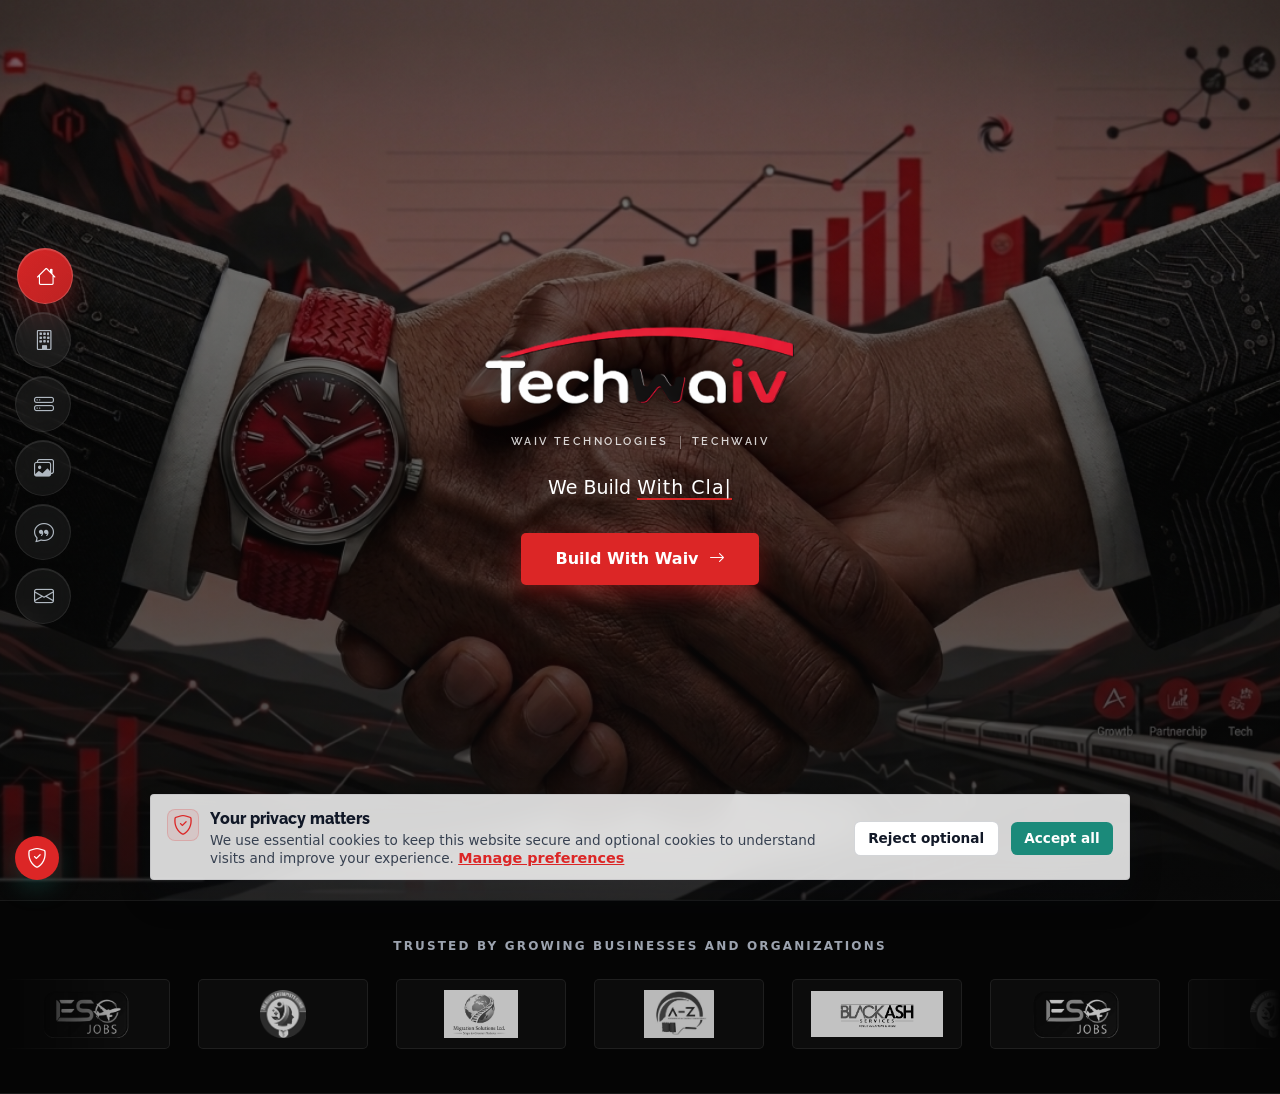
<file: index.html>
<!DOCTYPE html>
<html lang="en">

<head>
  <meta charset="utf-8">
  <meta content="width=device-width, initial-scale=1.0" name="viewport">

  <title>TechWaiv | Trusted Growth Partner</title>

  <meta
    name="description"
    content="TechWaiv is a trusted growth partner helping businesses move with clarity, confidence, and measurable results."
  >

  <meta name="keywords"
    content="TechWaiv, Waiv Technologies, trusted growth partner, business strategy, digital delivery, partnership, results">

  <!-- Favicons -->
  <link href="assets/img/apple-touch-icon.png" rel="icon" type="image/png">

  <!-- Google Fonts -->
  <link href="https://fonts.googleapis.com" rel="preconnect">
  <link href="https://fonts.gstatic.com" rel="preconnect" crossorigin>

  <link
    href="https://fonts.googleapis.com/css2?family=Raleway:wght@400;500;600;700;800&family=Poppins:wght@300;400;500;600;700&display=swap"
    rel="stylesheet"
  >

  <!-- Vendor CSS Files -->
  <link href="assets/vendor/bootstrap/css/bootstrap.min.css" rel="stylesheet">
  <link href="assets/vendor/bootstrap-icons/bootstrap-icons.css" rel="stylesheet">
  <link href="assets/vendor/aos/aos.css" rel="stylesheet">
  <link href="assets/vendor/glightbox/css/glightbox.min.css" rel="stylesheet">
  <link href="assets/vendor/swiper/swiper-bundle.min.css" rel="stylesheet">

  <!-- Main CSS File -->
  <link href="assets/css/main.css" rel="stylesheet">

  <style>
    .home-testimonials {
      background: #0b0b0b;
    }

    .home-testimonial-card {
      background: #111111;
      border: 1px solid rgba(255, 255, 255, 0.08);
      border-radius: 5px;
      padding: 24px 22px;
      height: 100%;
      display: flex;
      flex-direction: column;
      justify-content: space-between;
    }

    .home-testimonial-card p {
      color: rgba(255, 255, 255, 0.75);
      line-height: 1.8;
      font-size: 0.96rem;
      margin: 0 0 18px;
      flex: 1;
    }

    .home-testimonial-meta {
      display: flex;
      align-items: center;
      gap: 12px;
      padding-top: 14px;
      border-top: 1px solid rgba(255, 255, 255, 0.08);
    }

    .home-avatar {
      width: 40px;
      height: 40px;
      border-radius: 5px;
      background: rgba(255, 255, 255, 0.03);
      border: 1px solid rgba(255, 255, 255, 0.08);
      display: flex;
      align-items: center;
      justify-content: center;
      color: #f5f5f5;
      font-size: 0.8rem;
      font-weight: 700;
      flex-shrink: 0;
    }

    .home-testimonial-meta strong {
      display: block;
      color: #ffffff;
      font-size: 0.96rem;
      margin-bottom: 2px;
    }

    .home-testimonial-meta span {
      color: rgba(255, 255, 255, 0.6);
      font-size: 0.78rem;
    }

    .portfolio-section-cta {
      text-align: center;
      margin-top: 20px;
    }

    .portfolio-showcase {
      display: grid;
      grid-template-columns: repeat(3, minmax(0, 1fr));
      gap: 28px;
      align-items: stretch;
    }

    .portfolio-showcase-card {
      display: flex;
      flex-direction: column;
      overflow: hidden;
      background: rgba(17, 17, 17, 0.92);
      border: 1px solid rgba(255, 255, 255, 0.08);
      border-radius: 5px;
      box-shadow: 0 20px 45px rgba(0, 0, 0, 0.12);
      
      min-height: 100%;
    }

    .portfolio-showcase-card:hover {
      
      border-color: rgba(255, 255, 255, 0.18);
      box-shadow: 0 28px 60px rgba(0, 0, 0, 0.18);
    }

    .portfolio-showcase-card img {
      width: 100%;
      height: 290px;
      object-fit: cover;
      display: block;
      border-bottom: 1px solid rgba(255, 255, 255, 0.06);
    }

    .portfolio-card-body {
      display: flex;
      flex: 1;
      flex-direction: column;
      gap: 16px;
      padding: 22px 20px 20px;
    }

    .portfolio-card-label {
      display: inline-flex;
      align-items: center;
      width: fit-content;
      padding: 6px 10px;
      border-radius: 0px;
      background: rgba(255, 255, 255, 0.04);
      border: 1px solid rgba(255, 255, 255, 0.08);
      color: rgba(255, 255, 255, 0.8);
      font-size: 0.72rem;
      font-weight: 700;
      text-transform: uppercase;
      letter-spacing: 0.08em;
    }

    .portfolio-card-title {
      margin: 0;
      color: #ffffff;
      font-size: clamp(1.55rem, 2vw, 2.2rem);
      font-weight: 700;
      line-height: 1.2;
    }

    .portfolio-card-copy {
      margin: 0;
      color: rgba(255, 255, 255, 0.72);
      line-height: 1.7;
      font-size: 1rem;
    }

    .portfolio-card-action {
      margin-top: auto;
      display: inline-flex;
      align-items: center;
      justify-content: center;
      width: 100%;
      padding: 14px 18px;
      border-radius: 12px;
      background: linear-gradient(135deg, #ff4d4d 0%, #d92d2d 100%);
      color: #ffffff;
      font-weight: 700;
      text-decoration: none;
    
    }

    .portfolio-card-action:hover {
      color: #ffffff;
      text-decoration: none;
      transform: translateY(-1px);
      filter: brightness(1.04);
    }

    .case-studies {
      background: #090909;
      padding-top: 90px;
      padding-bottom: 90px;
    }

    .case-study-slider {
      position: relative;
      overflow: visible;
      padding-bottom: 42px;
    }

    .case-study-slider .swiper-wrapper {
      align-items: stretch;
    }

    .case-study-slider .swiper-slide {
      height: auto;
    }

    .case-study-slider .swipe-hint {
      position: absolute;
      left: 50%;
      top: 4px;
      transform: translateX(-50%);
      z-index: 6;
      display: flex;
      align-items: center;
      gap: 12px;
      opacity: 0;
      pointer-events: none;
      animation: caseSwipeHint 2.8s ease-out 1.2s 1 forwards;
    }

    .case-study-slider .swipe-hint span {
      width: 34px;
      height: 34px;
      display: inline-flex;
      align-items: center;
      justify-content: center;
      border-radius: 50%;
      background: rgba(255,255,255,0.08);
      border: 1px solid rgba(255,255,255,0.12);
      color: #fff;
      font-size: 1rem;
    }

    .case-study-slider .swipe-hint p {
      margin: 0;
      color: rgba(255,255,255,0.72);
      text-transform: uppercase;
      letter-spacing: 0.08em;
      font-size: 0.72rem;
    }

    @keyframes caseSwipeHint {
      0% { opacity: 0; transform: translateX(-50%) translateY(-8px); }
      18% { opacity: 1; }
      35% { transform: translateX(-50%) translateY(0); }
      48% { transform: translateX(-50%) translateX(-12px); }
      60% { transform: translateX(-50%) translateX(12px); }
      72% { transform: translateX(-50%) translateX(-8px); }
      100% { opacity: 0; transform: translateX(-50%) translateY(6px); }
    }

    .case-study-slider .swiper-button-next,
    .case-study-slider .swiper-button-prev {
      width: 42px;
      height: 42px;
      border-radius: 50%;
      background: rgba(255,255,255,0.05);
      border: 1px solid rgba(255,255,255,0.12);
      color: #ffffff;
      top: auto;
      bottom: 2px;
      z-index: 7;
    }

    .case-study-slider .swiper-button-next { right: 10px; }
    .case-study-slider .swiper-button-prev { right: 60px; left: auto; }
    .case-study-slider .swiper-button-next:after,
    .case-study-slider .swiper-button-prev:after {
      font-size: 1rem;
      color: #ffffff;
    }

    .case-study-card {
      display: flex;
      flex-direction: column;
      height: 100%;
      background: rgba(255, 255, 255, 0.02);
      border: 1px solid rgba(255, 255, 255, 0.08);
      border-radius: 5px;
      padding: 22px 18px;
      color: #ffffff;
      text-decoration: none;
      min-height: 100%;
    }

    .case-study-card:hover {
      color: #ffffff34;
      text-decoration: none;
    
      border-color: rgba(255, 255, 255, 0.08);
    }

    .case-study-tag {
      display: inline-block;
      margin-bottom: 12px;
      padding: 7px 10px;
      border-radius: 0px;
      
      
      font-size: 0.72rem;
      font-weight: 700;
      text-transform: uppercase;
      letter-spacing: 0.08em;
    }

    .case-study-card h3 {
      margin: 0 0 10px;
      font-size: clamp(1.4rem, 1.8vw, 2rem);
      line-height: 1.2;
      color: #ffffff;
    }

    .case-study-card p {
      margin: 0;
      color: rgba(255, 255, 255, 0.72);
      line-height: 1.7;
    }

    .case-study-slider .swiper-pagination {
      position: relative;
      margin-top: 28px;
    }

    .case-study-slider .swiper-pagination-bullet {
      background: rgba(255, 255, 255, 0.35);
      opacity: 1;
    }

    .case-study-slider .swiper-pagination-bullet-active {
      background: #ff4d4d;
    }

    @media (max-width: 991px) {
      .portfolio-showcase {
        grid-template-columns: repeat(2, minmax(0, 1fr));
      }
    }

    @media (max-width: 767px) {
      .portfolio-showcase {
        grid-template-columns: 1fr;
      }
    }
  </style>
</head>

<body class="index-page">

  <!-- Accessibility: Skip to main content link -->
  <a href="#main" class="skip-link">Skip to main content</a>

  <!-- Header -->
  <header id="header" class="header d-flex flex-column justify-content-center">

    <i class="header-toggle d-xl-none bi bi-list"></i>

    <nav id="navmenu" class="navmenu">
      <ul>

        <li>
          <a href="index.html" class="active">
            <i class="bi bi-house navicon"></i>
            <span>Home</span>
          </a>
        </li>

        <li>
          <a href="about.html">
            <i class="bi bi-building navicon"></i>
            <span>About Us</span>
          </a>
        </li>

        <li>
          <a href="service-details.html">
            <i class="bi bi-hdd-stack navicon"></i>
            <span>Services</span>
          </a>
        </li>

        <li>
          <a href="portfolio.html">
            <i class="bi bi-images navicon"></i>
            <span>Portfolio</span>
          </a>
        </li>

        <li>
          <a href="testimonials.html">
            <i class="bi bi-chat-quote navicon"></i>
            <span>Testimonials</span>
          </a>
        </li>

        <li>
          <a href="contact.html">
            <i class="bi bi-envelope navicon"></i>
            <span>Contact</span>
          </a>
        </li>

      </ul>
    </nav>

  </header>


  <main class="main">

    <!-- =========================
         HERO SECTION
    ========================== -->
    <section id="hero" class="hero section dark-background">

      <img src="assets/img/techwaiv-hero-showcase.jpg" alt="TechWaiv technology solutions">

      <div class="container" data-aos="zoom-out" data-aos-delay="100">

        <div class="row justify-content-center">

          <div class="col-lg-9 text-center">

            <div class="hero-logo-wrapper text-center w-275">
              <img src="assets/img/logo.png" alt="TechWaiv Logo" class="hero-logo-img mx-auto">
            </div>

            <div class="brand-identity" aria-label="Waiv Technologies, TechWaiv brand identity">
              <span class="brand-short">Waiv Technologies</span>
              <span class="brand-divider">|</span>
              <span class="brand-short">TechWaiv</span>
            </div>
      
            <p style="font-size: 19px;">
              We Build 
              <span
                class="typed"
                data-typed-items="With Confidence,Lasting Partnerships,Tomorrow's Solutions,Scalable Systems">
                 With Clarity
              </span>
            </p>

            <a href="contact.html" class="hero-btn">
              Build With Waiv
              <i class="bi bi-arrow-right"></i>
            </a>

          </div>

        </div>

      </div>

    </section>

    <!-- =========================
         TRUSTED BY SECTION (Apple Screen Slider)
    ========================== -->
    <section class="trusted-by dark-background">

      <div class="container-fluid px-0">

        <div class="trusted-by-header">
          <p>Trusted by growing businesses and organizations</p>
        </div>

        <div class="trusted-slider" aria-label="Trusted clients and partner brands">

          <div class="trusted-slider-track">
            <!-- Set 1 -->
            <div class="trusted-logo"><img src="assets/img/trusted-clients/esojobs-recruitment-agency.png" alt="Eso Jobs Recruitment Agency"></div>
            <div class="trusted-logo"><img src="assets/img/trusted-clients/allied-therapist-consult.png" alt="Allied Therapist Consult"></div>
            <div class="trusted-logo"><img src="assets/img/trusted-clients/migration-solutions.jpeg" alt="Migration Solutions"></div>
            <div class="trusted-logo"><img src="assets/img/trusted-clients/a-z.waterproof-&-contruction-materials.png" alt="A-Z Waterproof and Construction Materials"></div>
            <div class="trusted-logo"><img src="assets/img/trusted-clients/blackash.png" alt="Blackash Services"></div>

            <!-- Set 2 (Seamless loop) -->
            <div class="trusted-logo"><img src="assets/img/trusted-clients/esojobs-recruitment-agency.png" alt="Eso Jobs Recruitment Agency"></div>
            <div class="trusted-logo"><img src="assets/img/trusted-clients/allied-therapist-consult.png" alt="Allied Therapist Consult"></div>
            <div class="trusted-logo"><img src="assets/img/trusted-clients/migration-solutions.jpeg" alt="Migration Solutions"></div>
            <div class="trusted-logo"><img src="assets/img/trusted-clients/a-z.waterproof-&-contruction-materials.png" alt="A-Z Waterproof and Construction Materials"></div>
            <div class="trusted-logo"><img src="assets/img/trusted-clients/blackash.png" alt="Blackash Services"></div>


            <!-- Set 3 (Widescreen coverage) -->
            <div class="trusted-logo"><img src="assets/img/trusted-clients/esojobs-recruitment-agency.png" alt="Eso Jobs Recruitment Agency"></div>
            <div class="trusted-logo"><img src="assets/img/trusted-clients/allied-therapist-consult.png" alt="Allied Therapist Consult"></div>
            <div class="trusted-logo"><img src="assets/img/trusted-clients/migration-solutions.jpeg" alt="Migration Solutions"></div>
            <div class="trusted-logo"><img src="assets/img/trusted-clients/a-z.waterproof-&-contruction-materials.png" alt="A-Z Waterproof and Construction Materials"></div>
            <div class="trusted-logo"><img src="assets/img/trusted-clients/blackash.png" alt="Blackash Services"></div>
          </div>

        </div>

      </div>

    </section>


    <div class="index-visual-hide">

    <!-- =========================
         ABOUT
    ========================== -->
    <section id="about" class="about section">

      <div class="container section-title" data-aos="fade-up">

        <h2 class="mini-style">About </h2>

        <p>
          TechWaiv is the operating brand of Waiv Technologies.,
          a Ghana-based technology company built to support ambitious
          businesses with reliable software and digital products —
          at home and internationally.
        </p>

      </div>

      <div class="container">

        <div class="row gy-4 align-items-center">

          <div class="col-lg-5" data-aos="fade-right">

            <img
              src="assets/img/profile-img.jpg"
              class="img-fluid about-image"
              alt="About TechWaiv"
            >

          </div>

          <div class="col-lg-7 content" data-aos="fade-left">

            <h3>A Technology Partner Built to Scale.</h3>

            <p>
              TechWaiv is growing from a founder-led business into a
              professionally managed technology company built around
              documented processes, clear accountability and measurable
              delivery.
            </p>

            <p>
              We focus on building practical digital solutions that
              solve real business problems rather than simply creating
              products that look good.
            </p>

            <div class="row about-details">

              <div class="col-md-6">

                <ul>
                  <li>
                    <i class="bi bi-chevron-right"></i>
                    <strong>Legal Entity:</strong>
                    <span>Waiv Technologies.</span>
                  </li>

                  <li>
                    <i class="bi bi-chevron-right"></i>
                    <strong>Brand:</strong>
                    <span>TechWaiv</span>
                  </li>

                  <li>
                    <i class="bi bi-chevron-right"></i>
                    <strong>Headquarters:</strong>
                    <span>Ghana</span>
                  </li>

                  <li>
                    <i class="bi bi-chevron-right"></i>
                    <strong>Reach:</strong>
                    <span>Ghana &amp; International</span>
                  </li>

                  <li>
                    <i class="bi bi-chevron-right"></i>
                    <strong>Divisions:</strong>
                    <span>4 Core Divisions</span>
                  </li>

                  <li>
                    <i class="bi bi-chevron-right"></i>
                    <strong>Status:</strong>
                    <span>Open for New Journeys</span>
                  </li>

                </ul>

              </div>

            </div>

          </div>

        </div>

      </div>

    </section>


    <!-- =========================
         SERVICES
    ========================== -->
    <section id="services" class="services section">

      <div class="container section-title" data-aos="fade-up">

        <h2 class="mini-style">Our Services</h2>

        <p>
          TechWaiv builds Ghana-focused digital solutions for hospitals,
          schools, retailers and service businesses that need real growth,
          not just a polished brochure.
        </p>

      </div>

      <div class="container">

        <div class="row gy-4">

          <!-- Web Development -->
          <div class="col-lg-4 col-md-6" data-aos="fade-up" data-aos-delay="100">

            <div class="service-item item-cyan position-relative">

              <div class="icon">
                <i class="bi bi-globe2"></i>
              </div>

              <a href="#contact" class="stretched-link">
                <h3>Web Development</h3>
              </a>

              <p>
                Responsive, fast-loading websites built around the
                requirements gathered during discovery and designed
                to support business goals.
              </p>

            </div>

          </div>


          <!-- Custom Software -->
          <div class="col-lg-4 col-md-6" data-aos="fade-up" data-aos-delay="200">

            <div class="service-item item-orange position-relative">

              <div class="icon">
                <i class="bi bi-code-slash"></i>
              </div>

              <a href="#contact" class="stretched-link">
                <h3>Custom Software</h3>
              </a>

              <p>
                Bespoke software and business systems designed around
                the operational needs of your organization.
              </p>

            </div>

          </div>


          <!-- UI UX -->
          <div class="col-lg-4 col-md-6" data-aos="fade-up" data-aos-delay="300">

            <div class="service-item item-teal position-relative">

              <div class="icon">
                <i class="bi bi-palette"></i>
              </div>

              <a href="#contact" class="stretched-link">
                <h3>S.E.O Optimization</h3>
              </a>

              <p>
               Increase online visibility and Rank HIgh on Search to drive leads and traffic to the business
              </p>

            </div>

          </div>


          <!-- Digital Products -->
          <div class="col-lg-4 col-md-6" data-aos="fade-up" data-aos-delay="400">

            <div class="service-item item-red position-relative">

              <div class="icon">
                <i class="bi bi-phone"></i>
              </div>

              <a href="#contact" class="stretched-link">
                <h3>Digital Products</h3>
              </a>

              <p>
                Practical digital products that connect users,
                businesses and technology through simple workflows.
              </p>

            </div>

          </div>


          <!-- Business Systems -->
          <div class="col-lg-4 col-md-6" data-aos="fade-up" data-aos-delay="500">

            <div class="service-item item-indigo position-relative">

              <div class="icon">
                <i class="bi bi-diagram-3"></i>
              </div>

              <a href="#contact" class="stretched-link">
                <h3>Business Systems</h3>
              </a>

              <p>
                Integrated systems for managing processes, users,
                records, operations and business workflows.
              </p>

            </div>

          </div>


          <!-- Support -->
          <div class="col-lg-4 col-md-6" data-aos="fade-up" data-aos-delay="600">

            <div class="service-item item-pink position-relative">

              <div class="icon">
                <i class="bi bi-headset"></i>
              </div>

              <a href="#contact" class="stretched-link">
                <h3>Technology Support</h3>
              </a>

              <p>
                Ongoing technical support, improvements and maintenance
                to keep your digital systems reliable.
              </p>

            </div>

          </div>

        </div>

      </div>

    </section>


    <!-- =========================
         TEAM & PROCESS
    ========================== -->
    <section id="resume" class="resume section">

      <div class="container section-title" data-aos="fade-up">

        <h2 class="mini-style">Dev &amp; Process</h2>

        <p>
          Our structure is built around defined responsibilities,
          documented processes and clear delivery stages.
        </p>

      </div>

      <div class="container">

        <div class="row gy-4">

          

          <div class="col-lg-6" data-aos="fade-up" data-aos-delay="100">

            <h3 class="resume-title">How We Work</h3>

            <div class="resume-item">

              <h4>01. Discovery &amp; Requirements</h4>

              <p>
                We understand the business, users, requirements and
                expected outcomes before development begins.
              </p>

            </div>

            <div class="resume-item">

              <h4>02. Development</h4>

              <p>
                The solution is designed and developed according to
                the approved requirements.
              </p>

            </div>

            <div class="resume-item">

              <h4>03. Formal Review</h4>

              <p>
                The work is reviewed against the agreed requirements
                before final delivery.
              </p>

            </div>

            <div class="resume-item">

              <h4>04. Delivery &amp; Support</h4>

              <p>
                The completed solution is delivered with the appropriate
                support and follow-up.
              </p>

            </div>

          </div>

        </div>

      </div>

    </section>


    <!-- =========================
         PORTFOLIO
    ========================== -->
    <section id="portfolio" class="portfolio section">

      <div class="container section-title" data-aos="fade-up">

        <h2 class="mini-style">Our Work</h2>

        <p>
          A selection of digital products, websites and business systems
          developed by TechWaiv.
        </p>

      </div>

      <div class="container">
        <ul class="portfolio-filters isotope-filters" data-aos="fade-up">
          <li data-filter="*" class="filter-active">All</li>
          <li data-filter=".filter-web">Web</li>
          <li data-filter=".filter-system">Systems</li>
          <li data-filter=".filter-product">Products</li>
        </ul>

        <div class="portfolio-showcase" data-aos="fade-up">

          <article class="portfolio-showcase-card filter-product" data-filter=".filter-product">
            <img src="assets/img/projects/waiv-in/dashboard.png" alt="Waiv-In POS & Inventory System">
            <div class="portfolio-card-body">
              <span class="portfolio-card-label">Product</span>
              <h3 class="portfolio-card-title">Waiv-In POS &amp; Inventory</h3>
              <p class="portfolio-card-copy">Multi-store point of sale and inventory tracking platform with attendant management and automated sales reporting.</p>
              <a class="portfolio-card-action" href="waiv-in.html">View project</a>
            </div>
          </article>

          <article class="portfolio-showcase-card filter-system" data-filter=".filter-system">
            <img src="assets/img/projects/dental-ms/dashboard.PNG" alt="Dental Clinic Management System">
            <div class="portfolio-card-body">
              <span class="portfolio-card-label">System</span>
              <h3 class="portfolio-card-title">Dental Clinic Management</h3>
              <p class="portfolio-card-copy">Comprehensive practice EMR with patient records, automated treatment invoicing, and revenue reporting.</p>
              <a class="portfolio-card-action" href="dental-management.html">View project</a>
            </div>
          </article>

          <article class="portfolio-showcase-card filter-system" data-filter=".filter-system">
            <img src="assets/img/projects/therapy-center/login.png" alt="Allied Therapy Clinic Portal">
            <div class="portfolio-card-body">
              <span class="portfolio-card-label">System</span>
              <h3 class="portfolio-card-title">Allied Therapy Clinic</h3>
              <p class="portfolio-card-copy">Specialized therapy clinic portal supporting multi-role access, SOAP notes, and patient assessment records.</p>
              <a class="portfolio-card-action" href="allied-therapy-management.html">View project</a>
            </div>
          </article>

         

        </div>

        <div class="portfolio-section-cta" data-aos="fade-up" data-aos-delay="100">
          <a href="portfolio.html" class="hero-btn">View all projects</a>
        </div>
      </div>

    </section>


    <!-- =========================
         CASE STUDIES
    ========================== -->
    <section id="case-studies" class="case-studies section">

      <div class="container section-title" data-aos="fade-up">
        <h2 class="mini-style">Case Studies</h2>
        <p>
          A curated look at the systems, websites and digital products we have built for fast-moving businesses.
        </p>
      </div>

      <div class="container" data-aos="fade-up">
        <div class="swiper case-study-slider init-swiper">
          <div class="swipe-hint" aria-hidden="true">
            <span><i class="bi bi-arrow-left"></i></span>
            <p>Swipe</p>
            <span><i class="bi bi-arrow-right"></i></span>
          </div>
          <script type="application/json" class="swiper-config">
            {
              "loop": true,
              "speed": 600,
              "autoplay": {
                "delay": 5000
              },
              "spaceBetween": 22,
              "slidesPerView": 1,
              "navigation": {
                "nextEl": ".swiper-button-next",
                "prevEl": ".swiper-button-prev"
              },
              "pagination": {
                "el": ".swiper-pagination",
                "type": "bullets",
                "clickable": true
              },
              "breakpoints": {
                "767": {
                  "slidesPerView": 2
                },
                "991": {
                  "slidesPerView": 3
                }
              }
            }
          </script>

          <div class="swiper-wrapper">
            <div class="swiper-slide">
              <a class="case-study-card" href="waiv-in.html">
                <span class="case-study-tag">Product</span>
                <h3>Waiv-In POS &amp; Inventory</h3>
                <p>Multi-store operations, stock visibility and digital sales reporting for growing retail teams.</p>
              </a>
            </div>

            <div class="swiper-slide">
              <a class="case-study-card" href="dental-management.html">
                <span class="case-study-tag">System</span>
                <h3>Dental Clinic Management</h3>
                <p>Clinical workflows, patient records and billing automation for a modern dental practice.</p>
              </a>
            </div>

            <div class="swiper-slide">
              <a class="case-study-card" href="allied-therapy-management.html">
                <span class="case-study-tag">System</span>
                <h3>Allied Therapy Clinic</h3>
                <p>Multi-role therapy operations, patient notes and secure internal access built around real care delivery.</p>
              </a>
            </div>

            <div class="swiper-slide">
              <a class="case-study-card" href="esojobs-management.html">
                <span class="case-study-tag">System</span>
                <h3>Eso Jobs Management</h3>
                <p>Recruitment operations, candidate flow and internal management for a growing hiring team.</p>
              </a>
            </div>

            <div class="swiper-slide">
              <a class="case-study-card" href="esojobs-website.html">
                <span class="case-study-tag">Website</span>
                <h3>Eso Jobs Website</h3>
                <p>Brand-first recruitment marketing and conversion-focused digital presence for the business.</p>
              </a>
            </div>

            <div class="swiper-slide">
              <a class="case-study-card" href="allied-therapy-website.html">
                <span class="case-study-tag">Website</span>
                <h3>Allied Therapy Website</h3>
                <p>Clean clinic positioning, trust-building content and a customer-friendly digital experience.</p>
              </a>
            </div>
          </div>

          <div class="swiper-button-prev" aria-label="Previous case study"></div>
          <div class="swiper-button-next" aria-label="Next case study"></div>
          <div class="swiper-pagination"></div>
        </div>
      </div>

    </section>

    <!-- =========================
         CTA
    ========================== -->
    <section class="cta section">

      <div class="container">

        <div class="cta-box" data-aos="fade-up">

          <div>

            <span class="cta-label">Have a project in mind?</span>

            <h2>Let's build something useful.</h2>

            <p>
              Tell us what you're trying to solve and we'll help
              turn the idea into a practical digital solution.
            </p>

          </div>

          <a href="#contact" class="cta-button">
            Start a Project
            <i class="bi bi-arrow-right"></i>
          </a>

        </div>

      </div>

    </section>


    <!-- =========================
         TESTIMONIALS
    ========================== -->
    <section id="testimonials" class="home-testimonials section">

      <div class="container section-title" data-aos="fade-up">
        <h2 class="mini-style">Client Feedback</h2>
        <p>
          Businesses trust TechWaiv to design practical systems and digital experiences that deliver value.
        </p>
      </div>

      <div class="container" data-aos="fade-up">
        <div class="row gy-4">

          <div class="col-lg-4">
            <div class="home-testimonial-card">
              <p>“The dental management system TechWaiv built for us changed how we run the entire practice. Patient records, appointments and billing are all in one place now.”</p>
              <div class="home-testimonial-meta">
                <div class="home-avatar">CD</div>
                <div>
                  <strong>Clyda Dental</strong>
                  <span>Dental Practice</span>
                </div>
              </div>
            </div>
          </div>

          <div class="col-lg-4">
            <div class="home-testimonial-card">
              <p>“TechWaiv delivered a clean, well-structured recruitment platform on time. The user flows and access controls worked exactly the way we expected.”</p>
              <div class="home-testimonial-meta">
                <div class="home-avatar">EJ</div>
                <div>
                  <strong>Eso Jobs</strong>
                  <span>Recruitment</span>
                </div>
              </div>
            </div>
          </div>

          <div class="col-lg-4">
            <div class="home-testimonial-card">
              <p>“They built a professional website that reflects our clinic well. The process was clear, the communication was easy, and the result feels polished.”</p>
              <div class="home-testimonial-meta">
                <div class="home-avatar">AT</div>
                <div>
                  <strong>Allied Therapy Clinic</strong>
                  <span>Clinic Website</span>
                </div>
              </div>
            </div>
          </div>

        </div>
      </div>

    </section>

    

  </main>


  <!-- =========================
       FOOTER
  ========================== -->
  <footer id="footer" class="footer position-relative">
    <div class="container">
      <div class="footer-top">
        <div class="row gy-4">
          <div class="col-lg-5 col-md-6">
            <div class="footer-brand">
              <a href="index.html" class="logo-link" aria-label="TechWaiv home">
                <img src="assets/img/logo.png" alt="TechWaiv Logo" class="footer-logo-img">
              </a>
              <p class="footer-brand-name">Waiv Technologies</p>
              <p class="footer-brand-short">TechWaiv</p>
            <div class="social-links">
              <a href="#" aria-label="TechWaiv on X"><i class="bi bi-twitter-x"></i></a>
              <a href="#" aria-label="TechWaiv on Facebook"><i class="bi bi-facebook"></i></a>
              <a href="#" aria-label="TechWaiv on Instagram"><i class="bi bi-instagram"></i></a>
              <a href="#" aria-label="TechWaiv on LinkedIn"><i class="bi bi-linkedin"></i></a>
            </div>
              <div class="footer-contact">
                <p>Ghana</p>
                <p>contact.techwaiv@gmail.com</p>
              </div>
            </div>
          </div>

          <div class="col-lg-2 col-md-6">
            <h4>Company</h4>
            <ul class="footer-links">
              <li><a href="about.html">About us</a></li>
              <li><a href="portfolio.html">Portfolio</a></li>
              <li><a href="service-details.html">Services</a></li>
              <li><a href="contact.html">Contact</a></li>
            </ul>
          </div>

          <div class="col-lg-2 col-md-6">
            <h4>Resources</h4>
            <ul class="footer-links">
              <li><a href="privacy-policy.html">Privacy Policy</a></li>
              <li><a href="privacy-policy.html">Terms of Service</a></li>
            </ul>
          </div>

          <div class="col-lg-3 col-md-6">
            <h4>Case Studies</h4>
            <ul class="footer-links">
              <li><a href="waiv-in.html">Waiv-In POS &amp; Inventory System</a></li>
              <li><a href="dental-management.html">Dental Clinic Management System</a></li>
              <li><a href="allied-therapy-management.html">Allied Therapy Clinic Management</a></li>
              <li><a href="esojobs-management.html">Eso Jobs Recruitment Management System</a></li>
              <li><a href="esojobs-website.html">Eso Jobs Website</a></li>
              <li><a href="allied-therapy-website.html">Allied Therapy Clinic Website</a></li>
            </ul>
          </div>

        </div>
      </div>

      <div class="footer-bottom">
        <div class="copyright">
          <span>Copyright &copy; <span id="copyright-year"></span></span>
          <span>All Rights Reserved</span>
        </div>

        <ul class="legal-links">
          <li><a href="privacy-policy.html">Privacy Policy</a></li>
          <li><a href="privacy-policy.html">Terms of Service</a></li>
        </ul>
      </div>
    </div>
  </footer>

</div>

  <!-- Scroll Top -->
  <a
    href="#"
    id="scroll-top"
    aria-label="Scroll to top"
    title="Scroll to top"
    class="scroll-top d-flex align-items-center justify-content-center">
    <i class="bi bi-arrow-up-short"></i>
  </a>


  <!-- Preloader -->
  <div id="preloader"></div>


  <!-- Vendor JS Files -->
  <script src="assets/vendor/bootstrap/js/bootstrap.bundle.min.js"></script>
  <script src="assets/vendor/php-email-form/validate.js"></script>
  <script src="assets/vendor/aos/aos.js"></script>
  <script src="assets/vendor/typed.js/typed.umd.js"></script>
  <script src="assets/vendor/purecounter/purecounter_vanilla.js"></script>
  <script src="assets/vendor/waypoints/noframework.waypoints.js"></script>
  <script src="assets/vendor/glightbox/js/glightbox.min.js"></script>
  <script src="assets/vendor/imagesloaded/imagesloaded.pkgd.min.js"></script>
  <script src="assets/vendor/isotope-layout/isotope.pkgd.min.js"></script>
  <script src="assets/vendor/swiper/swiper-bundle.min.js"></script>

  <!-- Main JS -->
  <script src="assets/js/main.js"></script>
  <script>
    document.getElementById('copyright-year').textContent = new Date().getFullYear();

    const portfolioFilterButtons = document.querySelectorAll('.portfolio-filters li');
    const portfolioCards = document.querySelectorAll('.portfolio-showcase-card');

    portfolioFilterButtons.forEach(function(button) {
      button.addEventListener('click', function() {
        const filter = this.getAttribute('data-filter');

        portfolioFilterButtons.forEach(function(item) {
          item.classList.toggle('filter-active', item === button);
        });

        portfolioCards.forEach(function(card) {
          const cardFilter = card.getAttribute('data-filter');
          const shouldShow = filter === '*' || cardFilter === filter;
          card.style.display = shouldShow ? 'flex' : 'none';
        });
      });
    });
  </script>

</body>

</html>
</file>
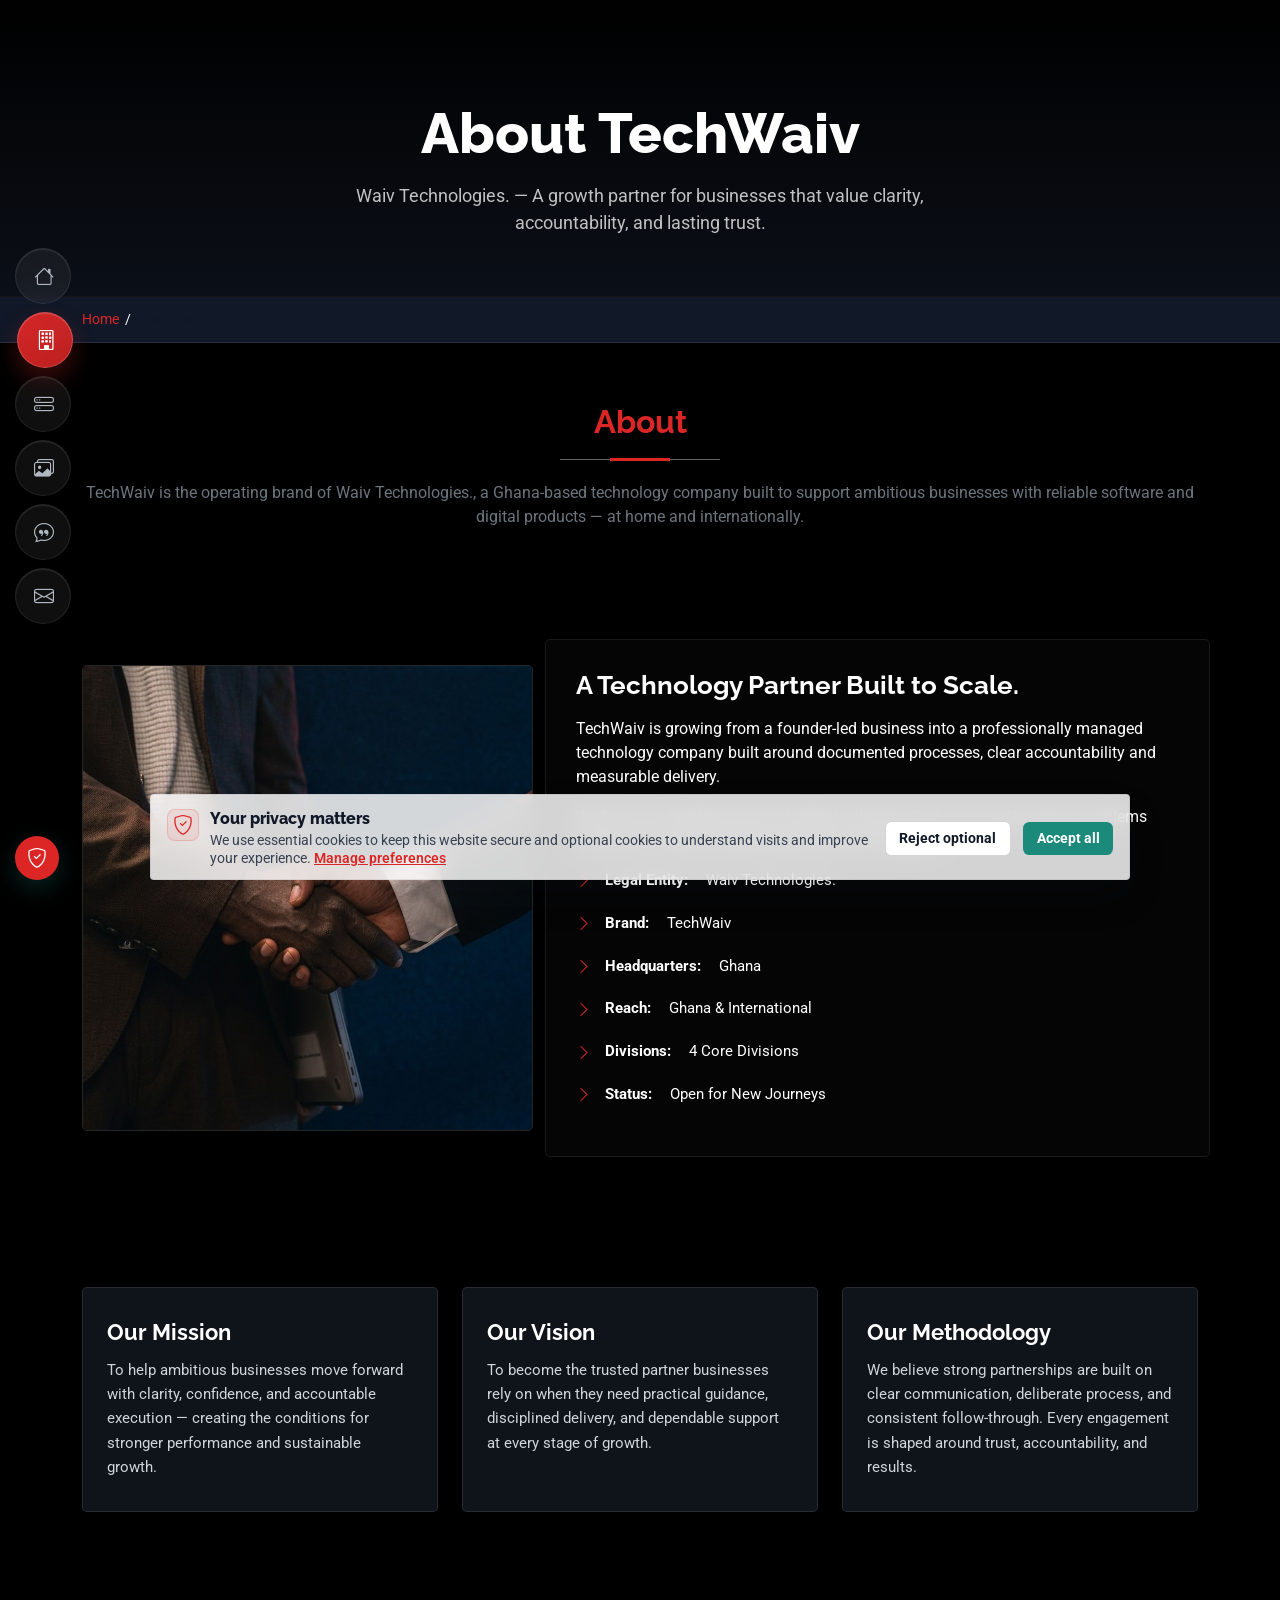
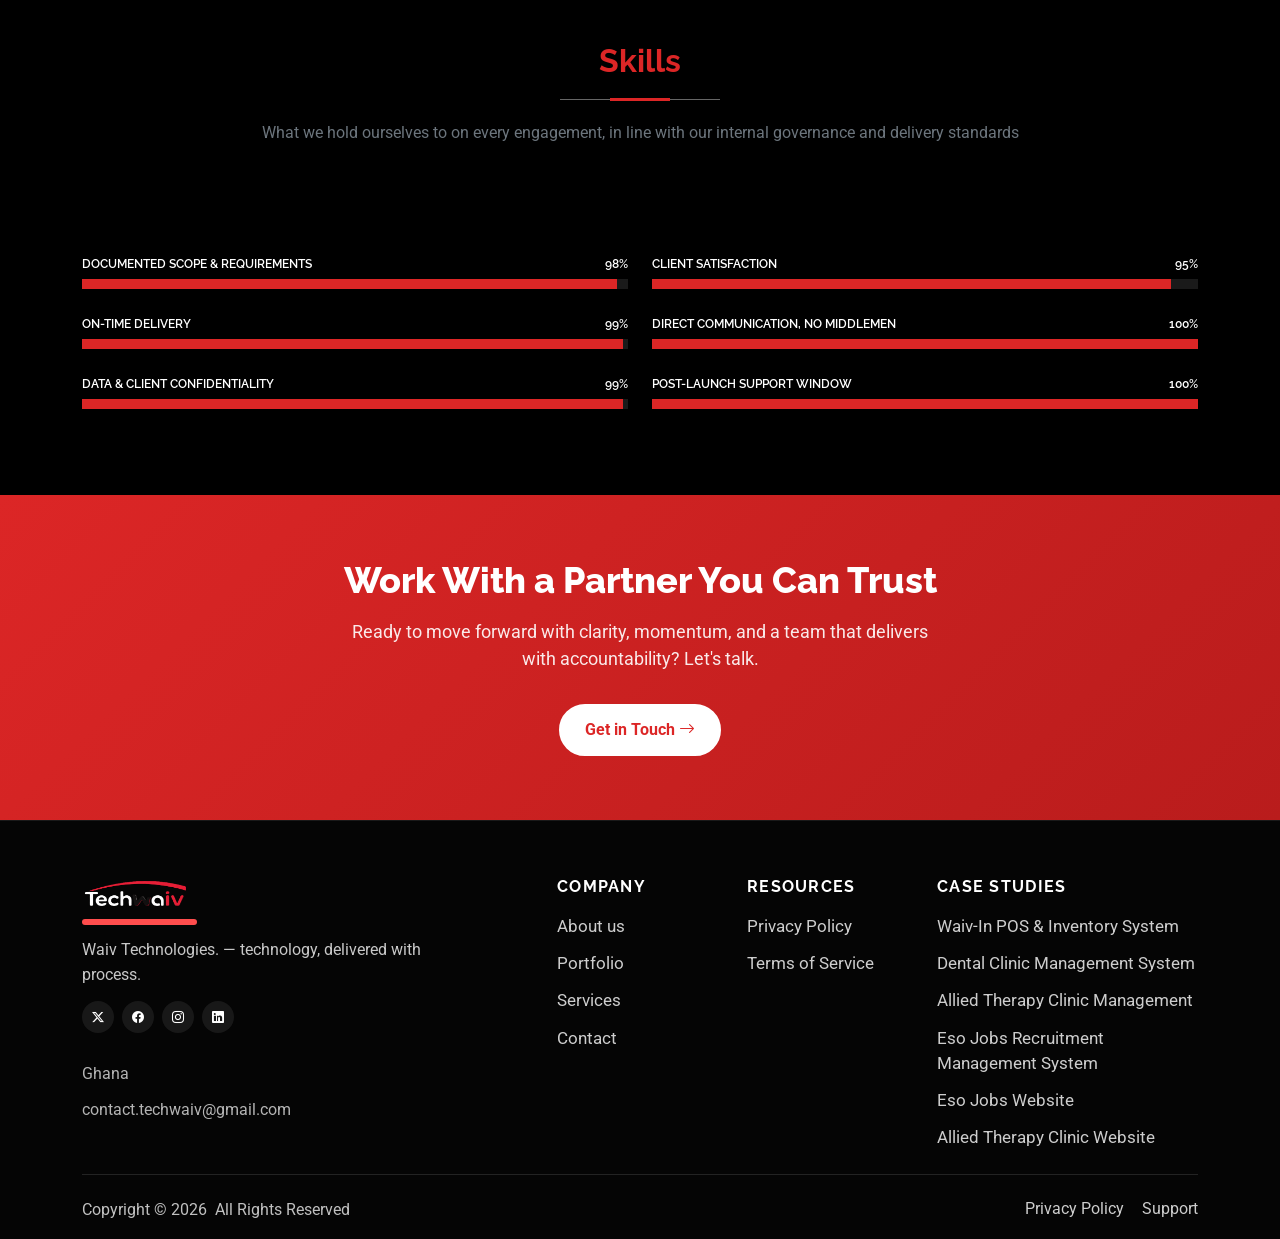
<file: about.html>
<!DOCTYPE html>
<html lang="en">

<head>
  <meta charset="utf-8">
  <meta content="width=device-width, initial-scale=1.0" name="viewport">
  <title>About TechWaiv | Trusted Growth Partner</title>
  <meta name="description" content="Learn how TechWaiv helps businesses move with clarity, accountability, and strong execution through trusted partnerships and measurable results.">
  <meta name="robots" content="index, follow">
  <link rel="canonical" href="https://techwaiv.com/about">
  <meta property="og:title" content="About TechWaiv | Trusted Growth Partner">
  <meta property="og:description" content="TechWaiv partners with ambitious businesses to deliver clarity, execution, and trust across every stage of growth.">
  <meta property="og:type" content="website">
  <meta property="og:url" content="https://techwaiv.com/about">
  <meta property="og:image" content="https://techwaiv.com/assets/img/logo.png">
  <meta name="twitter:card" content="summary_large_image">
  <meta name="twitter:title" content="About TechWaiv | Trusted Growth Partner">
  <meta name="twitter:description" content="Learn how TechWaiv helps businesses move with clarity, accountability, and long-term trust.">

  <script type="application/ld+json">
    {
      "@context": "https://schema.org",
      "@type": "Organization",
      "name": "TechWaiv",
      "alternateName": "Waiv Technologies",
      "url": "https://techwaiv.com",
      "logo": "https://techwaiv.com/assets/img/logo.png",
      "description": "TechWaiv is a trusted growth partner helping businesses move with clarity, accountability, and measurable results.",
      "areaServed": "Ghana",
      "sameAs": []
    }
  </script>

  <!-- Favicons -->
  <link href="assets/img/apple-touch-icon.png" rel="icon">
  <link href="assets/img/apple-touch-icon.png" rel="apple-touch-icon">

  <!-- Fonts -->
  <link href="https://fonts.googleapis.com" rel="preconnect">
  <link href="https://fonts.gstatic.com" rel="preconnect" crossorigin>
  <link href="https://fonts.googleapis.com/css2?family=Roboto:ital,wght@0,100;0,300;0,400;0,500;0,700;0,900;1,100;1,300;1,400;1,500;1,700;1,900&family=Poppins:ital,wght@0,100;0,200;0,300;0,400;0,500;0,600;0,700;0,800;0,900;1,100;1,200;1,300;1,400;1,500;1,600;1,700;1,800;1,900&family=Raleway:ital,wght@0,100;0,200;0,300;0,400;0,500;0,600;0,700;0,800;0,900;1,100;1,200;1,300;1,400;1,500;1,600;1,700;1,800;1,900&display=swap" rel="stylesheet">

  <!-- Vendor CSS Files -->
  <link href="assets/vendor/bootstrap/css/bootstrap.min.css" rel="stylesheet">
  <link href="assets/vendor/bootstrap-icons/bootstrap-icons.css" rel="stylesheet">
  <link href="assets/vendor/aos/aos.css" rel="stylesheet">
  <link href="assets/vendor/glightbox/css/glightbox.min.css" rel="stylesheet">
  <link href="assets/vendor/swiper/swiper-bundle.min.css" rel="stylesheet">

  <!-- Main CSS File -->
  <link href="assets/css/main.css" rel="stylesheet">

</head>

<body class="starter-page-page">

  <!-- Accessibility: Skip to main content link -->
  <a href="#main" class="skip-link">Skip to main content</a>

  <!-- ── HEADER ── -->
  <header id="header" class="header d-flex flex-column justify-content-center">

    <i class="header-toggle d-xl-none bi bi-list"></i>

    <nav id="navmenu" class="navmenu">
      <ul>
        <li>
          <a href="index.html">
            <i class="bi bi-house navicon"></i>
            <span>Home</span>
          </a>
        </li>
        <li>
          <a href="about.html" class="active">
            <i class="bi bi-building navicon"></i>
            <span>About Us</span>
          </a>
        </li>
        <li>
          <a href="service-details.html">
            <i class="bi bi-hdd-stack navicon"></i>
            <span>Services</span>
          </a>
        </li>
        <li>
          <a href="portfolio.html">
            <i class="bi bi-images navicon"></i>
            <span>Portfolio</span>
          </a>
        </li>
        <li>
          <a href="testimonials.html">
            <i class="bi bi-chat-quote navicon"></i>
            <span>Testimonials</span>
          </a>
        </li>
        <li>
          <a href="contact.html">
            <i class="bi bi-envelope navicon"></i>
            <span>Contact</span>
          </a>
        </li>
      </ul>
    </nav>

  </header>

  <main class="main" id="main">

    <!-- ── HERO ── -->
    <section class="about-hero">
      <div class="container" data-aos="fade-up">
        <h1>About TechWaiv</h1>
        <p>Waiv Technologies. — A growth partner for businesses that value clarity, accountability, and lasting trust.</p>
      </div>
    </section>

    <!-- ── BREADCRUMB ── -->
    <div class="breadcrumb-bar">
      <div class="container">
        <a href="index.html">Home</a> &nbsp;/&nbsp; <span>About Us</span>
      </div>
    </div>

    <!-- =========================
         ABOUT
    ========================== -->
    <section id="about" class="about section">

      <div class="container section-title" data-aos="fade-up">

        <h2 class="mini-style">About </h2>

        <p>
          TechWaiv is the operating brand of Waiv Technologies.,
          a Ghana-based technology company built to support ambitious
          businesses with reliable software and digital products —
          at home and internationally.
        </p>

      </div>

      <div class="container">

        <div class="row gy-4 align-items-center">

          <div class="col-lg-5" data-aos="fade-right">

            <img
              src="assets/img/profile-img.jpg"
              class="img-fluid about-image"
              alt="About TechWaiv"
            >

          </div>

          <div class="col-lg-7 content" data-aos="fade-left">

            <h3>A Technology Partner Built to Scale.</h3>

            <p>
              TechWaiv is growing from a founder-led business into a
              professionally managed technology company built around
              documented processes, clear accountability and measurable
              delivery.
            </p>

            <p>
              We focus on building practical digital solutions that
              solve real business problems rather than simply creating
              products that look good.
            </p>

            <div class="row about-details">

              <div class="col-md-6">

                <ul>
                  <li>
                    <i class="bi bi-chevron-right"></i>
                    <strong>Legal Entity:</strong>
                    <span>Waiv Technologies.</span>
                  </li>

                  <li>
                    <i class="bi bi-chevron-right"></i>
                    <strong>Brand:</strong>
                    <span>TechWaiv</span>
                  </li>

                  <li>
                    <i class="bi bi-chevron-right"></i>
                    <strong>Headquarters:</strong>
                    <span>Ghana</span>
                  </li>

                  <li>
                    <i class="bi bi-chevron-right"></i>
                    <strong>Reach:</strong>
                    <span>Ghana &amp; International</span>
                  </li>

                  <li>
                    <i class="bi bi-chevron-right"></i>
                    <strong>Divisions:</strong>
                    <span>4 Core Divisions</span>
                  </li>

                  <li>
                    <i class="bi bi-chevron-right"></i>
                    <strong>Status:</strong>
                    <span>Open for New Journeys</span>
                  </li>

                </ul>

              </div>

            </div>

          </div>

        </div>

      </div>

    </section>

   

    <!-- ── MISSION & VISION ── -->
    <section style="padding: 70px 0; background: #000000;">
      <div class="container">
        <div class="row gy-4">

          <div class="col-lg-4" data-aos="fade-up" data-aos-delay="100">
            <div class="mission-card">
              
              <h3>Our Mission</h3>
              <p>To help ambitious businesses move forward with clarity, confidence, and accountable execution — creating the conditions for stronger performance and sustainable growth.</p>
            </div>
          </div>

          <div class="col-lg-4" data-aos="fade-up" data-aos-delay="200">
            <div class="mission-card">
             
              <h3>Our Vision</h3>
              <p>To become the trusted partner businesses rely on when they need practical guidance, disciplined delivery, and dependable support at every stage of growth.</p>
            </div>
          </div>

          <div class="col-lg-4" data-aos="fade-up" data-aos-delay="300">
            <div class="mission-card">
             
              <h3>Our Methodology</h3>
              <p>We believe strong partnerships are built on clear communication, deliberate process, and consistent follow-through. Every engagement is shaped around trust, accountability, and results.</p>
            </div>
          </div>

        </div>
      </div>
    </section>

     <!-- Skills Section -->
    <section id="skills" class="skills section">

      <!-- Section Title -->
      <div class="container section-title" data-aos="fade-up">
        <h2 class="mini-style">Skills</h2>
        <p>What we hold ourselves to on every engagement, in line with our internal governance and delivery standards</p>
      </div><!-- End Section Title -->

      <div class="container" data-aos="fade-up" data-aos-delay="100">

        <div class="row skills-content skills-animation">

          <div class="col-lg-6">

            <div class="progress">
              <span class="skill"><span>Documented Scope &amp; Requirements</span> <i class="val">98%</i></span>
              <div class="progress-bar-wrap">
                <div class="progress-bar" role="progressbar" aria-valuenow="98" aria-valuemin="0" aria-valuemax="100"></div>
              </div>
            </div><!-- End Skills Item -->

            <div class="progress">
              <span class="skill"><span>On-time Delivery </span> <i class="val">99%</i></span>
              <div class="progress-bar-wrap">
                <div class="progress-bar" role="progressbar" aria-valuenow="99" aria-valuemin="0" aria-valuemax="100"></div>
              </div>
            </div><!-- End Skills Item -->

            <div class="progress">
              <span class="skill"><span>Data &amp; Client Confidentiality</span> <i class="val">99%</i></span>
              <div class="progress-bar-wrap">
                <div class="progress-bar" role="progressbar" aria-valuenow="99" aria-valuemin="0" aria-valuemax="100"></div>
              </div>
            </div><!-- End Skills Item -->

          </div>

          <div class="col-lg-6">

            <div class="progress">
              <span class="skill"><span>Client Satisfaction</span> <i class="val">95%</i></span>
              <div class="progress-bar-wrap">
                <div class="progress-bar" role="progressbar" aria-valuenow="95" aria-valuemin="0" aria-valuemax="100"></div>
              </div>
            </div><!-- End Skills Item -->

            <div class="progress">
              <span class="skill"><span>Direct Communication, No Middlemen</span> <i class="val">100%</i></span>
              <div class="progress-bar-wrap">
                <div class="progress-bar" role="progressbar" aria-valuenow="100" aria-valuemin="0" aria-valuemax="100"></div>
              </div>
            </div><!-- End Skills Item -->

            <div class="progress">
              <span class="skill"><span>Post-Launch Support Window</span> <i class="val">100%</i></span>
              <div class="progress-bar-wrap">
                <div class="progress-bar" role="progressbar" aria-valuenow="100" aria-valuemin="0" aria-valuemax="100"></div>
              </div>
            </div><!-- End Skills Item -->

          </div>

        </div>

      </div>

    </section><!-- /Skills Section -->

    

    



    <!-- ── CTA ── -->
    <div class="cta-band">
      <div class="container" data-aos="fade-up">
        <h2>Work With a Partner You Can Trust</h2>
        <p>Ready to move forward with clarity, momentum, and a team that delivers with accountability? Let's talk.</p>
        <a href="contact.html" class="btn-cta">
          Get in Touch <i class="bi bi-arrow-right"></i>
        </a>
      </div>
    </div>

  </main>

  <!-- ── FOOTER ── -->
  <footer id="footer" class="footer position-relative">
    <div class="container">
      <div class="footer-top">
        <div class="row gy-4">
          <div class="col-lg-5 col-md-6">
            <div class="footer-brand">
              <a href="index.html" class="logo-link" aria-label="TechWaiv home">
                <img src="assets/img/logo.png" alt="TechWaiv Logo" class="footer-logo-img">
              </a>
              <p>Waiv Technologies. — technology, delivered with process.</p>
            <div class="social-links">
              <a href="#" aria-label="TechWaiv on X"><i class="bi bi-twitter-x"></i></a>
              <a href="#" aria-label="TechWaiv on Facebook"><i class="bi bi-facebook"></i></a>
              <a href="#" aria-label="TechWaiv on Instagram"><i class="bi bi-instagram"></i></a>
              <a href="#" aria-label="TechWaiv on LinkedIn"><i class="bi bi-linkedin"></i></a>
            </div>
              <div class="footer-contact">
                <p>Ghana</p>
                <p>contact.techwaiv@gmail.com</p>
              </div>
            </div>
          </div>

          <div class="col-lg-2 col-md-6">
            <h4>Company</h4>
            <ul class="footer-links">
              <li><a href="about.html">About us</a></li>
              <li><a href="portfolio.html">Portfolio</a></li>
              <li><a href="service-details.html">Services</a></li>
              <li><a href="contact.html">Contact</a></li>
            </ul>
          </div>

          <div class="col-lg-2 col-md-6">
            <h4>Resources</h4>
            <ul class="footer-links">
              <li><a href="privacy-policy.html">Privacy Policy</a></li>
              <li><a href="privacy-policy.html">Terms of Service</a></li>
            </ul>
          </div>

          <div class="col-lg-3 col-md-6">
            <h4>Case Studies</h4>
            <ul class="footer-links">
              <li><a href="waiv-in.html">Waiv-In POS &amp; Inventory System</a></li>
              <li><a href="dental-management.html">Dental Clinic Management System</a></li>
              <li><a href="allied-therapy-management.html">Allied Therapy Clinic Management</a></li>
              <li><a href="esojobs-management.html">Eso Jobs Recruitment Management System</a></li>
              <li><a href="esojobs-website.html">Eso Jobs Website</a></li>
              <li><a href="allied-therapy-website.html">Allied Therapy Clinic Website</a></li>
            </ul>
          </div>

        </div>
      </div>

      <div class="footer-bottom">
        <div class="copyright">
          <span>Copyright &copy; <span id="copyright-year"></span></span>
          <span>All Rights Reserved</span>
        </div>

        <ul class="legal-links">
          <li><a href="privacy-policy.html">Privacy Policy</a></li>
          <li><a href="contact.html">Support</a></li>
        </ul>
      </div>
    </div>
  </footer>

  <!-- Scroll Top -->
  <a href="#" id="scroll-top" class="scroll-top d-flex align-items-center justify-content-center" aria-label="Back to top">
    <i class="bi bi-arrow-up-short"></i>
  </a>

  <!-- Preloader -->
  <div id="preloader"></div>

  <!-- Vendor JS Files -->
  <script src="assets/vendor/bootstrap/js/bootstrap.bundle.min.js"></script>
  <script src="assets/vendor/php-email-form/validate.js"></script>
  <script src="assets/vendor/aos/aos.js"></script>
  <script src="assets/vendor/typed.js/typed.umd.js"></script>
  <script src="assets/vendor/purecounter/purecounter_vanilla.js"></script>
  <script src="assets/vendor/waypoints/noframework.waypoints.js"></script>
  <script src="assets/vendor/glightbox/js/glightbox.min.js"></script>
  <script src="assets/vendor/imagesloaded/imagesloaded.pkgd.min.js"></script>
  <script src="assets/vendor/isotope-layout/isotope.pkgd.min.js"></script>
  <script src="assets/vendor/swiper/swiper-bundle.min.js"></script>

  <!-- Main JS File -->
  <script src="assets/js/main.js"></script>

  <script>
    document.addEventListener("DOMContentLoaded", function () {
      const yearSpan = document.getElementById("copyright-year");
      if (yearSpan) {
        yearSpan.textContent = new Date().getFullYear();
      }
    });
  </script>

</body>

</html>
</file>
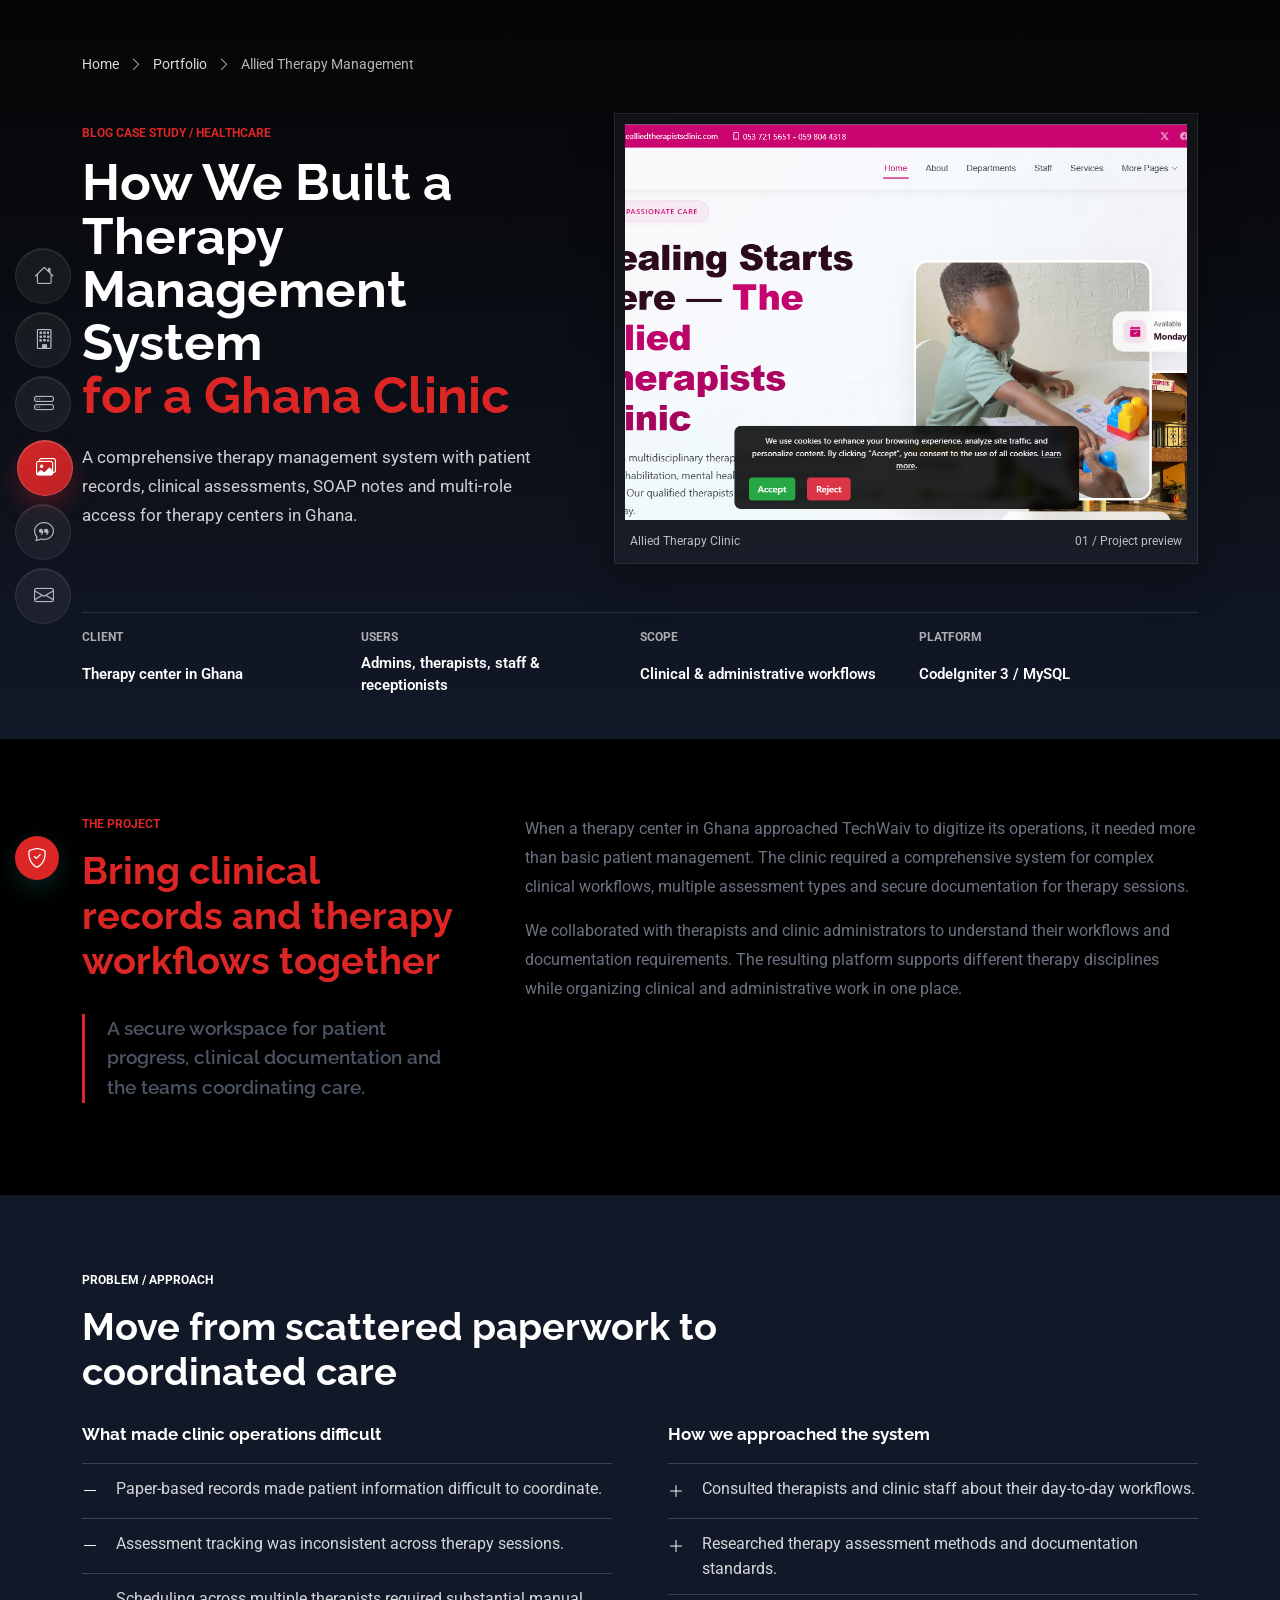
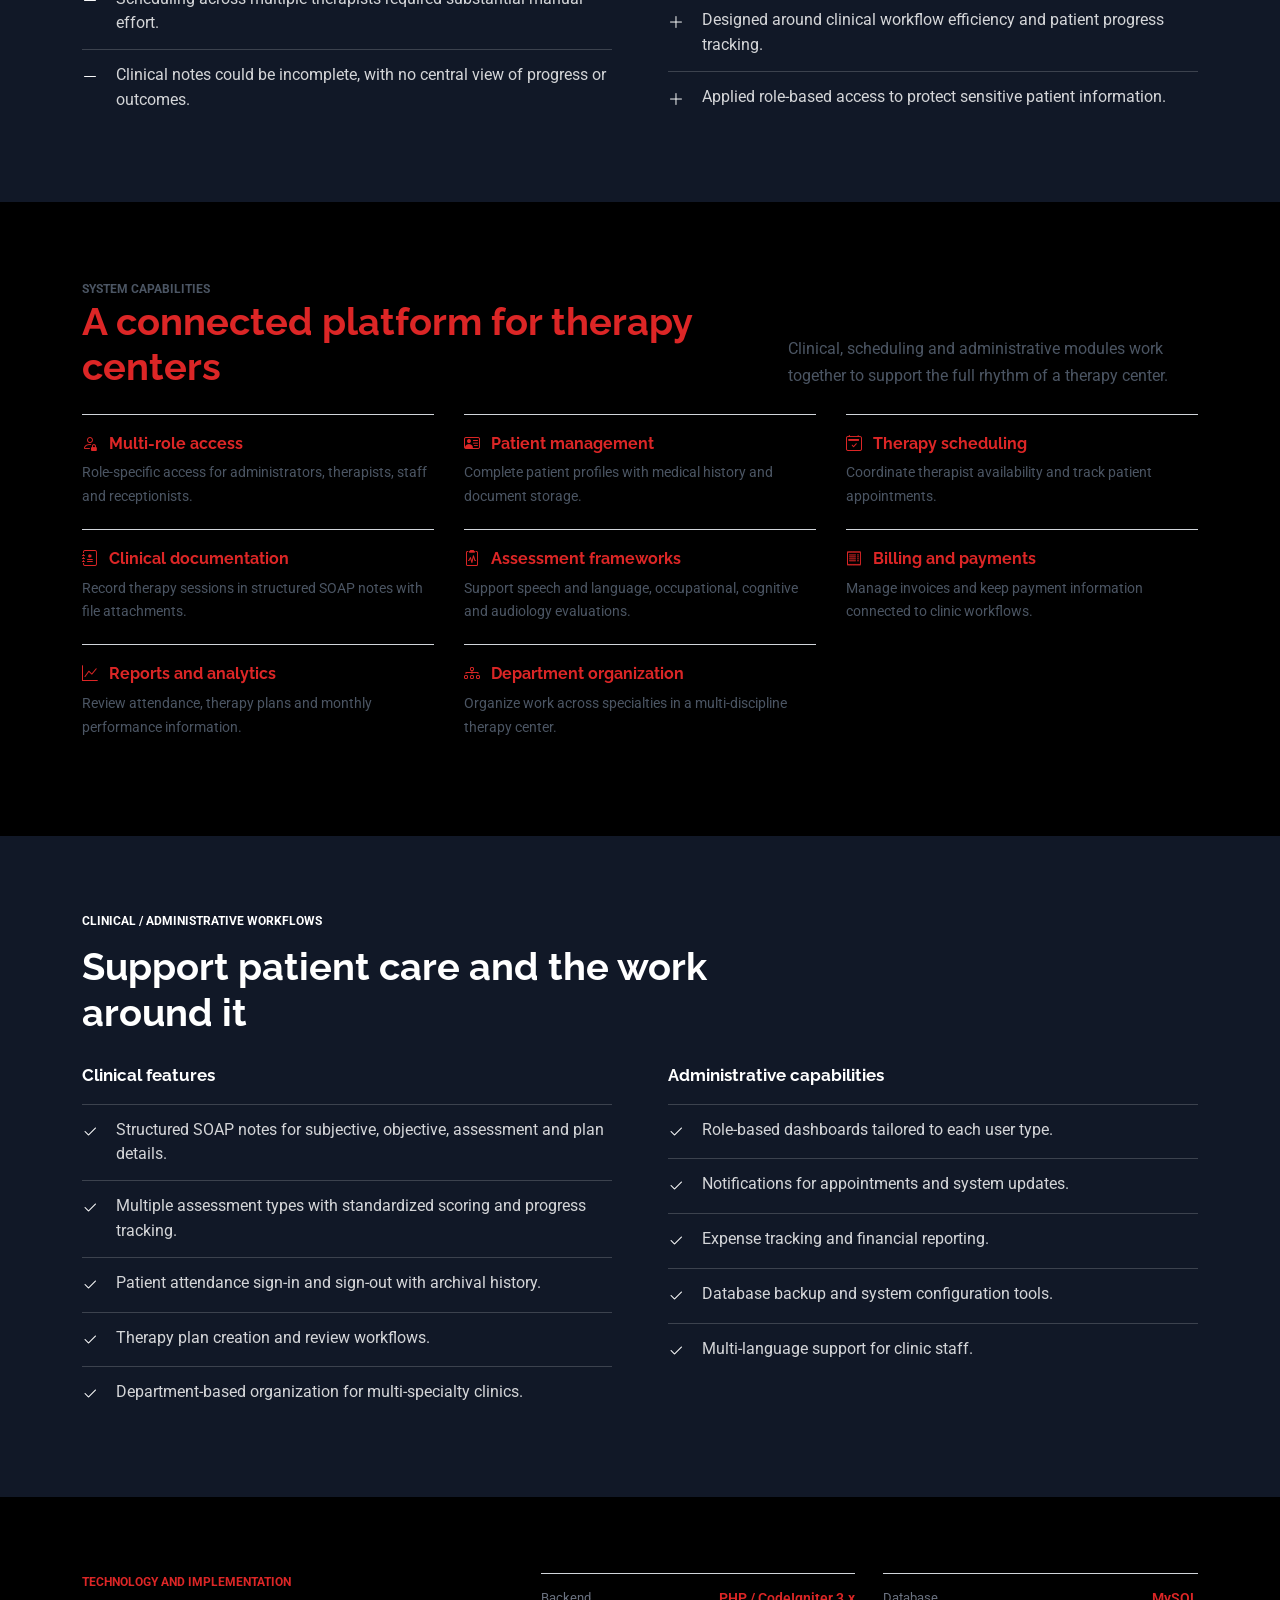
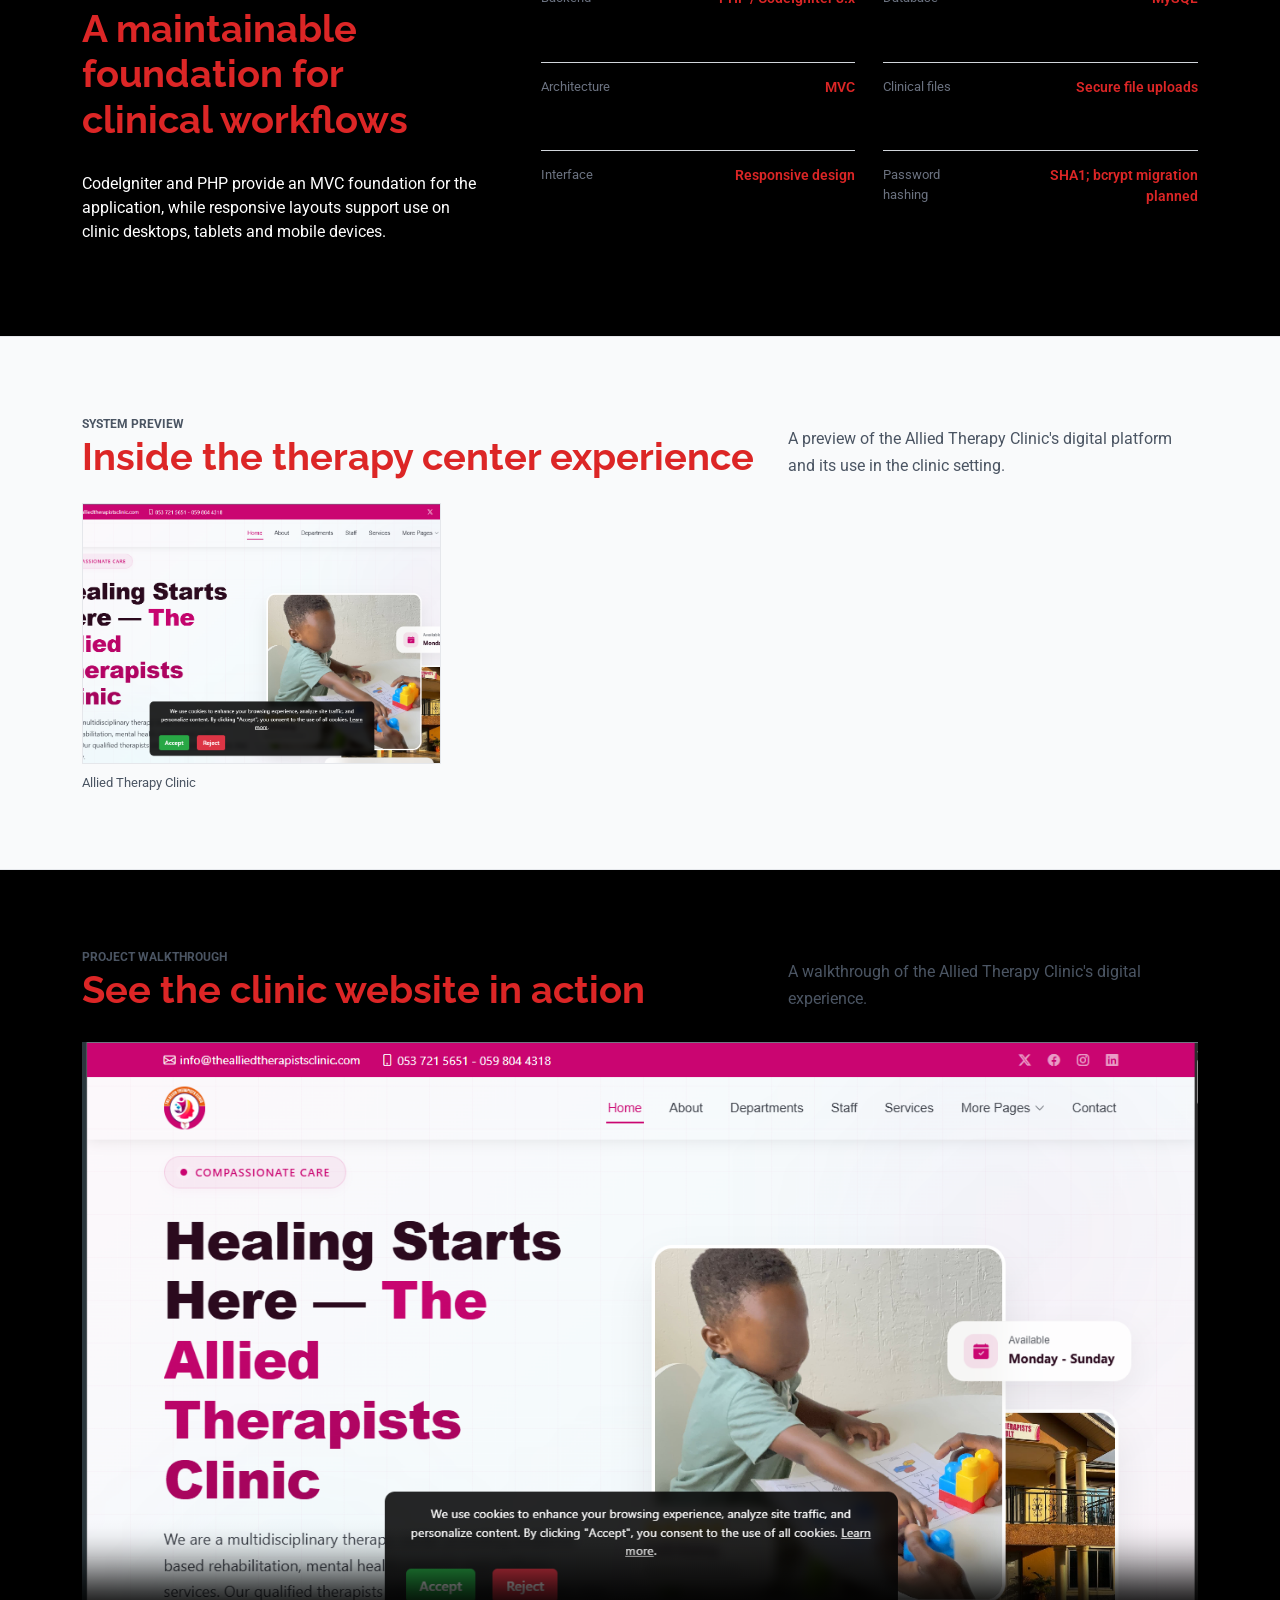
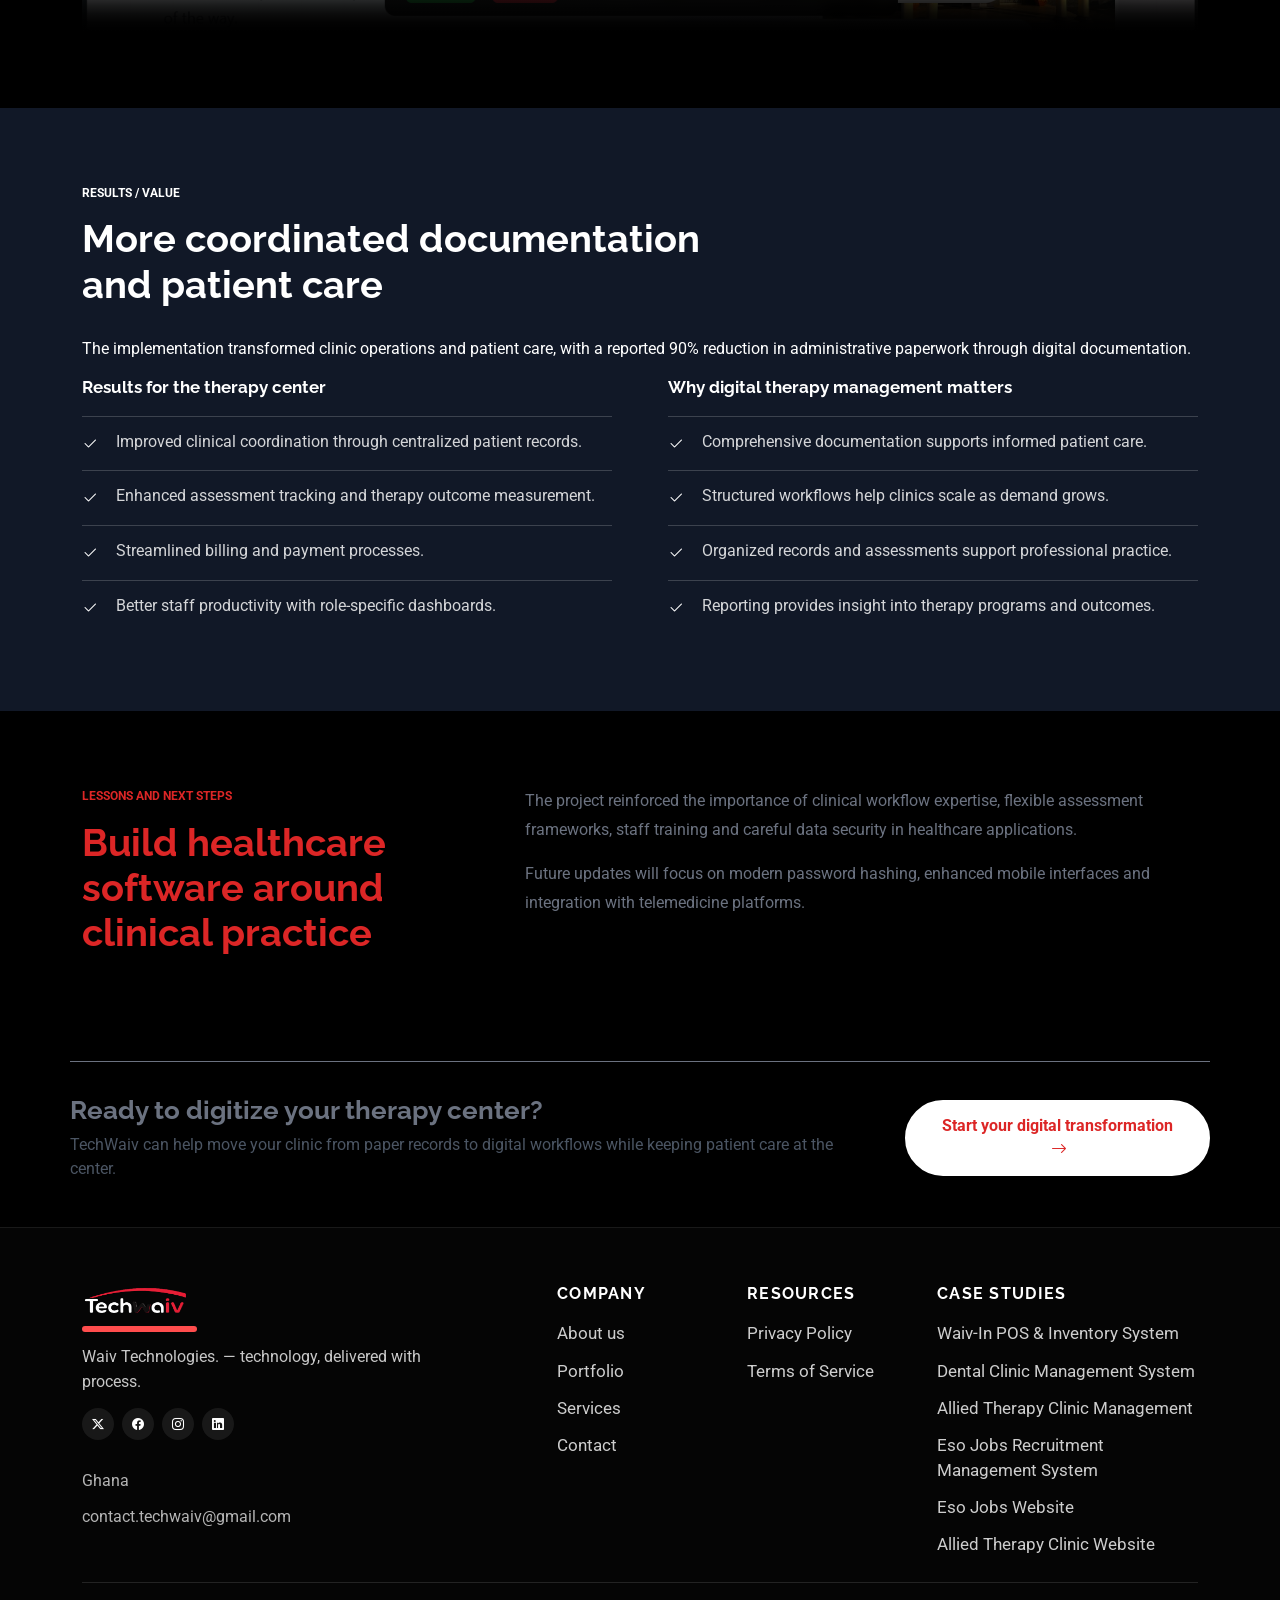
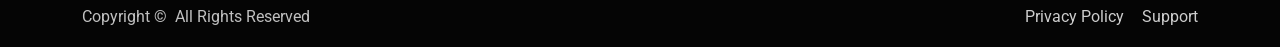
<file: allied-therapy-management.html>
<!DOCTYPE html>
<html lang="en">
<head>
  <meta charset="utf-8"><meta content="width=device-width, initial-scale=1.0" name="viewport">
  <title>Allied Therapy Management System | TechWaiv</title>
  <meta name="description" content="How TechWaiv built a therapy management system for a Ghana clinic, with patient records, assessments, SOAP notes, scheduling and multi-role access.">
  <link href="https://fonts.googleapis.com" rel="preconnect"><link href="https://fonts.gstatic.com" rel="preconnect" crossorigin>
  <link href="https://fonts.googleapis.com/css2?family=Roboto:wght@300;400;500;600;700&family=Raleway:wght@400;500;600;700;800&family=Poppins:wght@300;400;500;600;700&display=swap" rel="stylesheet">
  <link href="assets/vendor/bootstrap/css/bootstrap.min.css" rel="stylesheet"><link href="assets/vendor/bootstrap-icons/bootstrap-icons.css" rel="stylesheet"><link href="assets/vendor/aos/aos.css" rel="stylesheet"><link href="assets/vendor/glightbox/css/glightbox.min.css" rel="stylesheet"><link href="assets/css/main.css" rel="stylesheet"><link href="assets/css/project-case-study.css" rel="stylesheet">
</head>
<body class="service-details-page">
  <a href="#main" class="skip-link">Skip to main content</a>
  <header id="header" class="header d-flex flex-column justify-content-center"><i class="header-toggle d-xl-none bi bi-list"></i><nav id="navmenu" class="navmenu"><ul>
    <li><a href="index.html"><i class="bi bi-house navicon"></i><span>Home</span></a></li><li><a href="about.html"><i class="bi bi-building navicon"></i><span>About Us</span></a></li><li><a href="service-details.html"><i class="bi bi-hdd-stack navicon"></i><span>Services</span></a></li><li><a href="portfolio.html" class="active"><i class="bi bi-images navicon"></i><span>Portfolio</span></a></li><li><a href="testimonials.html"><i class="bi bi-chat-quote navicon"></i><span>Testimonials</span></a></li><li><a href="contact.html"><i class="bi bi-envelope navicon"></i><span>Contact</span></a></li>
  </ul></nav></header>
  <main class="main waiv-case-study" id="main">
    <section class="waiv-intro">
      <div class="container">
        <nav class="waiv-breadcrumb" aria-label="Breadcrumb">
          <a href="index.html">Home</a><i class="bi bi-chevron-right" aria-hidden="true"></i>
          <a href="portfolio.html">Portfolio</a><i class="bi bi-chevron-right" aria-hidden="true"></i>
          <span>Allied Therapy Management</span>
        </nav>
        <div class="waiv-intro-grid">
          <div>
            <p class="waiv-eyebrow">Blog case study / Healthcare</p>
            <h1 class="waiv-title">How We Built a Therapy Management System<br><span>for a Ghana Clinic</span></h1>
            <p class="waiv-lede">A comprehensive therapy management system with patient records, clinical assessments, SOAP notes and multi-role access for therapy centers in Ghana.</p>
          </div>
          <figure class="waiv-hero-image">
            <a href="assets/img/projects/therapy-center/website/hero_section.PNG" class="glightbox" data-gallery="allied-therapy-system">
              <img src="assets/img/projects/therapy-center/website/hero_section.PNG" alt="Allied Therapy Clinic system and website preview">
            </a>
            <figcaption><span>Allied Therapy Clinic</span><span>01 / Project preview</span></figcaption>
          </figure>
        </div>
        <div class="waiv-facts" aria-label="Project details">
          <div class="waiv-fact"><span class="waiv-fact-label">Client</span><span class="waiv-fact-value">Therapy center in Ghana</span></div>
          <div class="waiv-fact"><span class="waiv-fact-label">Users</span><span class="waiv-fact-value">Admins, therapists, staff &amp; receptionists</span></div>
          <div class="waiv-fact"><span class="waiv-fact-label">Scope</span><span class="waiv-fact-value">Clinical &amp; administrative workflows</span></div>
          <div class="waiv-fact"><span class="waiv-fact-label">Platform</span><span class="waiv-fact-value">CodeIgniter 3 / MySQL</span></div>
        </div>
      </div>
    </section>

    <section class="waiv-section">
      <div class="container waiv-overview">
        <div>
          <p class="waiv-section-kicker">The project</p>
          <h2 class="waiv-section-heading">Bring clinical records and therapy workflows together</h2>
          <p class="waiv-overview-note">A secure workspace for patient progress, clinical documentation and the teams coordinating care.</p>
        </div>
        <div class="waiv-overview-copy">
          <p>When a therapy center in Ghana approached TechWaiv to digitize its operations, it needed more than basic patient management. The clinic required a comprehensive system for complex clinical workflows, multiple assessment types and secure documentation for therapy sessions.</p>
          <p>We collaborated with therapists and clinic administrators to understand their workflows and documentation requirements. The resulting platform supports different therapy disciplines while organizing clinical and administrative work in one place.</p>
        </div>
      </div>
    </section>

    <section class="waiv-context">
      <div class="container">
        <p class="waiv-section-kicker">Problem / Approach</p>
        <h2 class="waiv-section-heading">Move from scattered paperwork to coordinated care</h2>
        <div class="waiv-context-grid">
          <div class="waiv-context-block">
            <h3>What made clinic operations difficult</h3>
            <ul>
              <li><i class="bi bi-dash-lg" aria-hidden="true"></i><span>Paper-based records made patient information difficult to coordinate.</span></li>
              <li><i class="bi bi-dash-lg" aria-hidden="true"></i><span>Assessment tracking was inconsistent across therapy sessions.</span></li>
              <li><i class="bi bi-dash-lg" aria-hidden="true"></i><span>Scheduling across multiple therapists required substantial manual effort.</span></li>
              <li><i class="bi bi-dash-lg" aria-hidden="true"></i><span>Clinical notes could be incomplete, with no central view of progress or outcomes.</span></li>
            </ul>
          </div>
          <div class="waiv-context-block">
            <h3>How we approached the system</h3>
            <ul>
              <li><i class="bi bi-plus-lg" aria-hidden="true"></i><span>Consulted therapists and clinic staff about their day-to-day workflows.</span></li>
              <li><i class="bi bi-plus-lg" aria-hidden="true"></i><span>Researched therapy assessment methods and documentation standards.</span></li>
              <li><i class="bi bi-plus-lg" aria-hidden="true"></i><span>Designed around clinical workflow efficiency and patient progress tracking.</span></li>
              <li><i class="bi bi-plus-lg" aria-hidden="true"></i><span>Applied role-based access to protect sensitive patient information.</span></li>
            </ul>
          </div>
        </div>
      </div>
    </section>

    <section class="waiv-section">
      <div class="container">
        <div class="waiv-feature-intro">
          <div>
            <p class="waiv-section-kicker">System capabilities</p>
            <h2 class="waiv-section-heading">A connected platform for therapy centers</h2>
          </div>
          <p>Clinical, scheduling and administrative modules work together to support the full rhythm of a therapy center.</p>
        </div>
        <div class="waiv-feature-list">
          <article class="waiv-feature"><h3 class="waiv-feature-heading"><i class="bi bi-person-lock" aria-hidden="true"></i>Multi-role access</h3><p>Role-specific access for administrators, therapists, staff and receptionists.</p></article>
          <article class="waiv-feature"><h3 class="waiv-feature-heading"><i class="bi bi-person-vcard" aria-hidden="true"></i>Patient management</h3><p>Complete patient profiles with medical history and document storage.</p></article>
          <article class="waiv-feature"><h3 class="waiv-feature-heading"><i class="bi bi-calendar2-check" aria-hidden="true"></i>Therapy scheduling</h3><p>Coordinate therapist availability and track patient appointments.</p></article>
          <article class="waiv-feature"><h3 class="waiv-feature-heading"><i class="bi bi-journal-medical" aria-hidden="true"></i>Clinical documentation</h3><p>Record therapy sessions in structured SOAP notes with file attachments.</p></article>
          <article class="waiv-feature"><h3 class="waiv-feature-heading"><i class="bi bi-clipboard2-pulse" aria-hidden="true"></i>Assessment frameworks</h3><p>Support speech and language, occupational, cognitive and audiology evaluations.</p></article>
          <article class="waiv-feature"><h3 class="waiv-feature-heading"><i class="bi bi-receipt" aria-hidden="true"></i>Billing and payments</h3><p>Manage invoices and keep payment information connected to clinic workflows.</p></article>
          <article class="waiv-feature"><h3 class="waiv-feature-heading"><i class="bi bi-graph-up" aria-hidden="true"></i>Reports and analytics</h3><p>Review attendance, therapy plans and monthly performance information.</p></article>
          <article class="waiv-feature"><h3 class="waiv-feature-heading"><i class="bi bi-diagram-3" aria-hidden="true"></i>Department organization</h3><p>Organize work across specialties in a multi-discipline therapy center.</p></article>
        </div>
      </div>
    </section>

    <section class="waiv-context">
      <div class="container">
        <p class="waiv-section-kicker">Clinical / Administrative workflows</p>
        <h2 class="waiv-section-heading">Support patient care and the work around it</h2>
        <div class="waiv-context-grid">
          <div class="waiv-context-block">
            <h3>Clinical features</h3>
            <ul>
              <li><i class="bi bi-check2" aria-hidden="true"></i><span>Structured SOAP notes for subjective, objective, assessment and plan details.</span></li>
              <li><i class="bi bi-check2" aria-hidden="true"></i><span>Multiple assessment types with standardized scoring and progress tracking.</span></li>
              <li><i class="bi bi-check2" aria-hidden="true"></i><span>Patient attendance sign-in and sign-out with archival history.</span></li>
              <li><i class="bi bi-check2" aria-hidden="true"></i><span>Therapy plan creation and review workflows.</span></li>
              <li><i class="bi bi-check2" aria-hidden="true"></i><span>Department-based organization for multi-specialty clinics.</span></li>
            </ul>
          </div>
          <div class="waiv-context-block">
            <h3>Administrative capabilities</h3>
            <ul>
              <li><i class="bi bi-check2" aria-hidden="true"></i><span>Role-based dashboards tailored to each user type.</span></li>
              <li><i class="bi bi-check2" aria-hidden="true"></i><span>Notifications for appointments and system updates.</span></li>
              <li><i class="bi bi-check2" aria-hidden="true"></i><span>Expense tracking and financial reporting.</span></li>
              <li><i class="bi bi-check2" aria-hidden="true"></i><span>Database backup and system configuration tools.</span></li>
              <li><i class="bi bi-check2" aria-hidden="true"></i><span>Multi-language support for clinic staff.</span></li>
            </ul>
          </div>
        </div>
      </div>
    </section>

    <section class="waiv-section">
      <div class="container waiv-tech">
        <div>
          <p class="waiv-section-kicker">Technology and implementation</p>
          <h2 class="waiv-section-heading">A maintainable foundation for clinical workflows</h2>
          <p class="waiv-overview-copy">CodeIgniter and PHP provide an MVC foundation for the application, while responsive layouts support use on clinic desktops, tablets and mobile devices.</p>
        </div>
        <div class="waiv-tech-list">
          <div class="waiv-tech-item"><span>Backend</span><strong>PHP / CodeIgniter 3.x</strong></div>
          <div class="waiv-tech-item"><span>Database</span><strong>MySQL</strong></div>
          <div class="waiv-tech-item"><span>Architecture</span><strong>MVC</strong></div>
          <div class="waiv-tech-item"><span>Clinical files</span><strong>Secure file uploads</strong></div>
          <div class="waiv-tech-item"><span>Interface</span><strong>Responsive design</strong></div>
          <div class="waiv-tech-item"><span>Password hashing</span><strong>SHA1; bcrypt migration planned</strong></div>
        </div>
      </div>
    </section>

    <section class="waiv-section waiv-gallery-section">
      <div class="container">
        <div class="waiv-gallery-heading">
          <div>
            <p class="waiv-section-kicker">System preview</p>
            <h2 class="waiv-section-heading">Inside the therapy center experience</h2>
          </div>
          <p>A preview of the Allied Therapy Clinic's digital platform and its use in the clinic setting.</p>
        </div>
        <div class="waiv-gallery">
          <figure class="waiv-shot"><a href="assets/img/projects/therapy-center/website/hero_section.PNG" class="glightbox" data-gallery="allied-therapy-system" aria-label="View Allied Therapy Clinic system preview"><img src="assets/img/projects/therapy-center/website/hero_section.PNG" alt="Allied Therapy Clinic digital platform preview"></a><figcaption>Allied Therapy Clinic</figcaption></figure>
        </div>
      </div>
    </section>

    <section class="waiv-section">
      <div class="container">
        <div class="waiv-gallery-heading">
          <div>
            <p class="waiv-section-kicker">Project walkthrough</p>
            <h2 class="waiv-section-heading">See the clinic website in action</h2>
          </div>
          <p>A walkthrough of the Allied Therapy Clinic's digital experience.</p>
        </div>
        <video class="waiv-video" controls preload="metadata" poster="assets/img/projects/therapy-center/website/hero_section.PNG">
          <source src="assets/img/projects/therapy-center/website/website_walkthrough.mp4" type="video/mp4">
          Your browser does not support the video tag.
        </video>
      </div>
    </section>

    <section class="waiv-context">
      <div class="container">
        <p class="waiv-section-kicker">Results / Value</p>
        <h2 class="waiv-section-heading">More coordinated documentation and patient care</h2>
        <p>The implementation transformed clinic operations and patient care, with a reported 90% reduction in administrative paperwork through digital documentation.</p>
        <div class="waiv-context-grid">
          <div class="waiv-context-block">
            <h3>Results for the therapy center</h3>
            <ul>
              <li><i class="bi bi-check2" aria-hidden="true"></i><span>Improved clinical coordination through centralized patient records.</span></li>
              <li><i class="bi bi-check2" aria-hidden="true"></i><span>Enhanced assessment tracking and therapy outcome measurement.</span></li>
              <li><i class="bi bi-check2" aria-hidden="true"></i><span>Streamlined billing and payment processes.</span></li>
              <li><i class="bi bi-check2" aria-hidden="true"></i><span>Better staff productivity with role-specific dashboards.</span></li>
            </ul>
          </div>
          <div class="waiv-context-block">
            <h3>Why digital therapy management matters</h3>
            <ul>
              <li><i class="bi bi-check2" aria-hidden="true"></i><span>Comprehensive documentation supports informed patient care.</span></li>
              <li><i class="bi bi-check2" aria-hidden="true"></i><span>Structured workflows help clinics scale as demand grows.</span></li>
              <li><i class="bi bi-check2" aria-hidden="true"></i><span>Organized records and assessments support professional practice.</span></li>
              <li><i class="bi bi-check2" aria-hidden="true"></i><span>Reporting provides insight into therapy programs and outcomes.</span></li>
            </ul>
          </div>
        </div>
      </div>
    </section>

    <section class="waiv-section">
      <div class="container waiv-overview">
        <div>
          <p class="waiv-section-kicker">Lessons and next steps</p>
          <h2 class="waiv-section-heading">Build healthcare software around clinical practice</h2>
        </div>
        <div class="waiv-overview-copy">
          <p>The project reinforced the importance of clinical workflow expertise, flexible assessment frameworks, staff training and careful data security in healthcare applications.</p>
          <p>Future updates will focus on modern password hashing, enhanced mobile interfaces and integration with telemedicine platforms.</p>
        </div>
      </div>
    </section>

    <section class="container waiv-cta">
      <div>
        <h2>Ready to digitize your therapy center?</h2>
        <p>TechWaiv can help move your clinic from paper records to digital workflows while keeping patient care at the center.</p>
      </div>
      <a href="contact.html" class="btn-cta btn btn-primary">Start your digital transformation <i class="bi bi-arrow-right ms-1" aria-hidden="true"></i></a>
    </section>
  </main>
  <footer id="footer" class="footer position-relative"><div class="container"><div class="footer-top"><div class="row gy-4"><div class="col-lg-5 col-md-6"><div class="footer-brand"><a href="index.html" class="logo-link" aria-label="TechWaiv home"><img src="assets/img/logo.png" alt="TechWaiv Logo" class="footer-logo-img"></a><p>Waiv Technologies. — technology, delivered with process.</p>
            <div class="social-links">
              <a href="#" aria-label="TechWaiv on X"><i class="bi bi-twitter-x"></i></a>
              <a href="#" aria-label="TechWaiv on Facebook"><i class="bi bi-facebook"></i></a>
              <a href="#" aria-label="TechWaiv on Instagram"><i class="bi bi-instagram"></i></a>
              <a href="#" aria-label="TechWaiv on LinkedIn"><i class="bi bi-linkedin"></i></a>
            </div><div class="footer-contact"><p>Ghana</p><p>contact.techwaiv@gmail.com</p></div></div></div><div class="col-lg-2 col-md-6"><h4>Company</h4><ul class="footer-links"><li><a href="about.html">About us</a></li><li><a href="portfolio.html">Portfolio</a></li><li><a href="service-details.html">Services</a></li><li><a href="contact.html">Contact</a></li></ul></div><div class="col-lg-2 col-md-6"><h4>Resources</h4><ul class="footer-links"><li><a href="privacy-policy.html">Privacy Policy</a></li><li><a href="privacy-policy.html">Terms of Service</a></li></ul></div><div class="col-lg-3 col-md-6"><h4>Case Studies</h4><ul class="footer-links"><li><a href="waiv-in.html">Waiv-In POS &amp; Inventory System</a></li><li><a href="dental-management.html">Dental Clinic Management System</a></li><li><a href="allied-therapy-management.html">Allied Therapy Clinic Management</a></li><li><a href="esojobs-management.html">Eso Jobs Recruitment Management System</a></li><li><a href="esojobs-website.html">Eso Jobs Website</a></li><li><a href="allied-therapy-website.html">Allied Therapy Clinic Website</a></li></ul></div></div></div><div class="footer-bottom"><div class="copyright"><span>Copyright &copy; <span id="copyright-year"></span></span><span>All Rights Reserved</span></div><ul class="legal-links"><li><a href="privacy-policy.html">Privacy Policy</a></li><li><a href="contact.html">Support</a></li></ul></div></div></footer>
  <a href="#" id="scroll-top" class="scroll-top d-flex align-items-center justify-content-center" aria-label="Back to top"><i class="bi bi-arrow-up-short"></i></a><div id="preloader"></div><script src="assets/vendor/bootstrap/js/bootstrap.bundle.min.js"></script><script src="assets/vendor/aos/aos.js"></script><script src="assets/vendor/glightbox/js/glightbox.min.js"></script><script src="assets/js/main.js"></script>
</body>
</html>
</file>
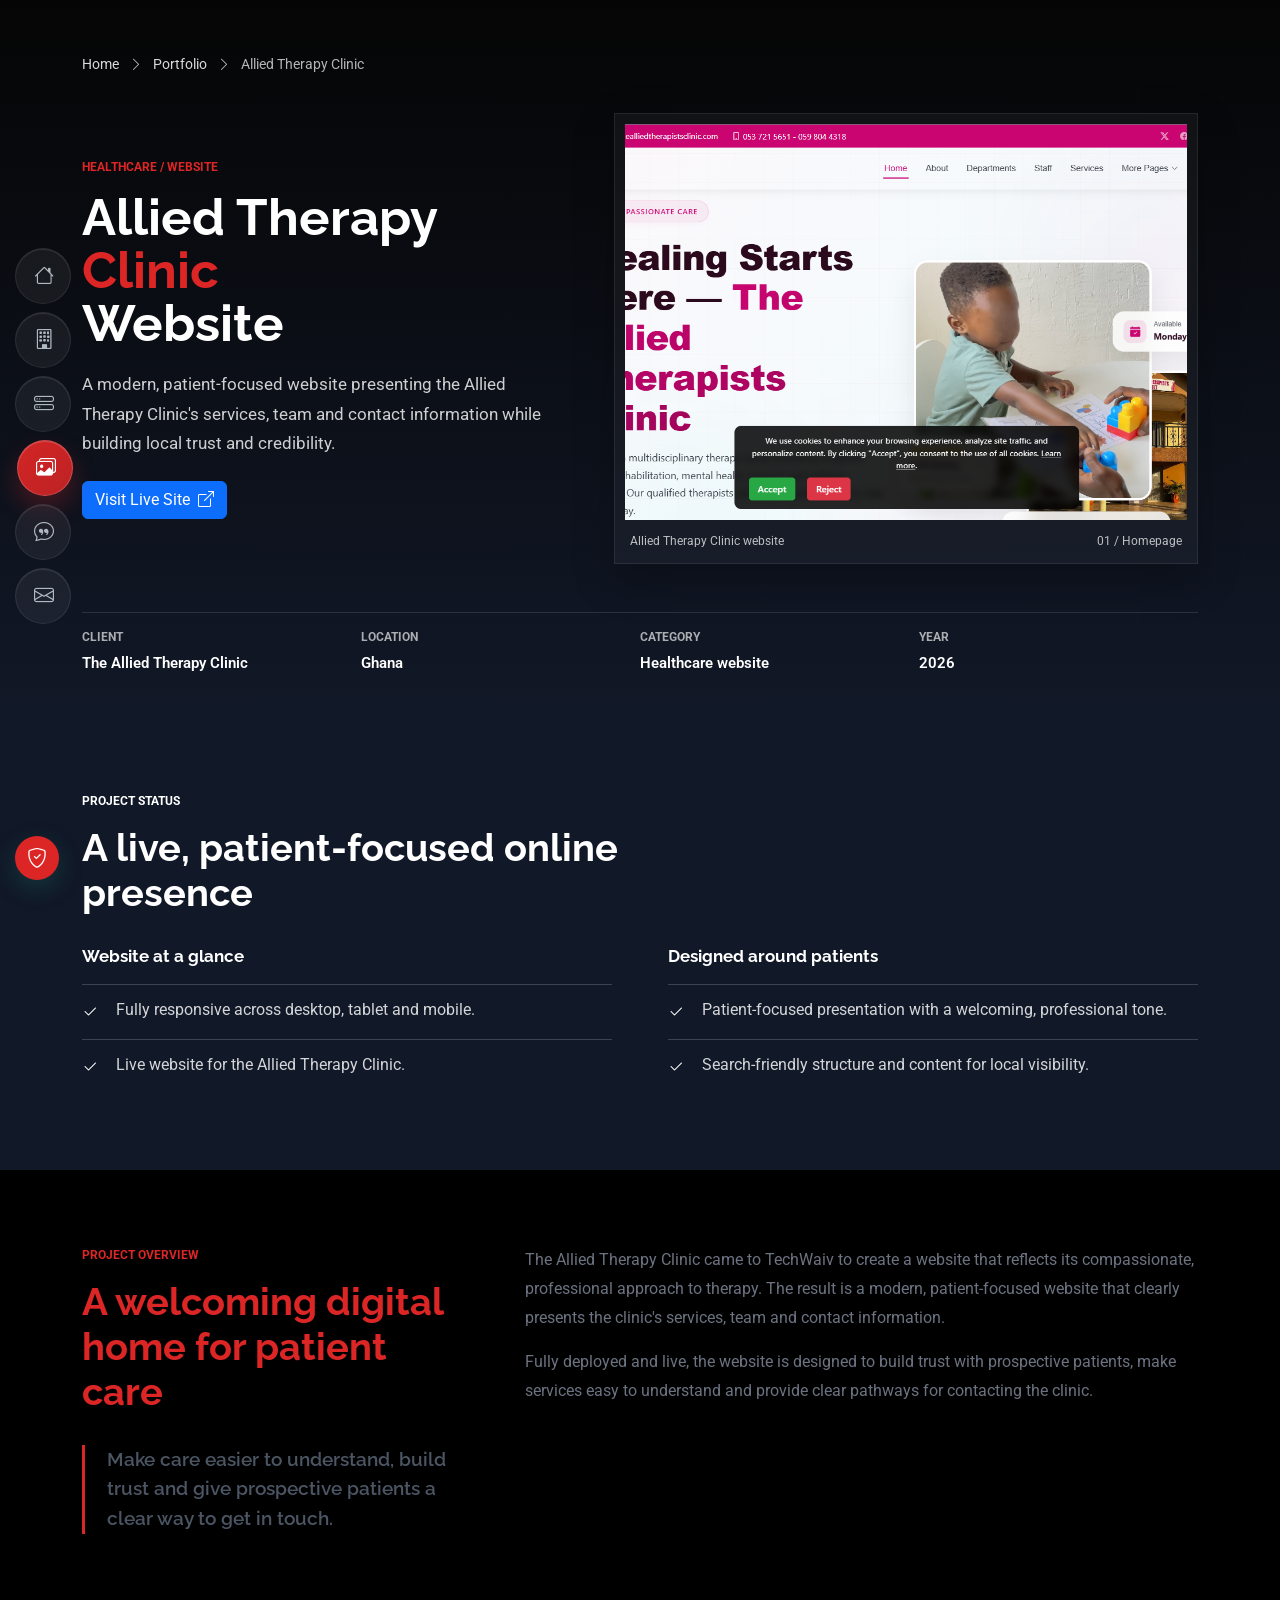
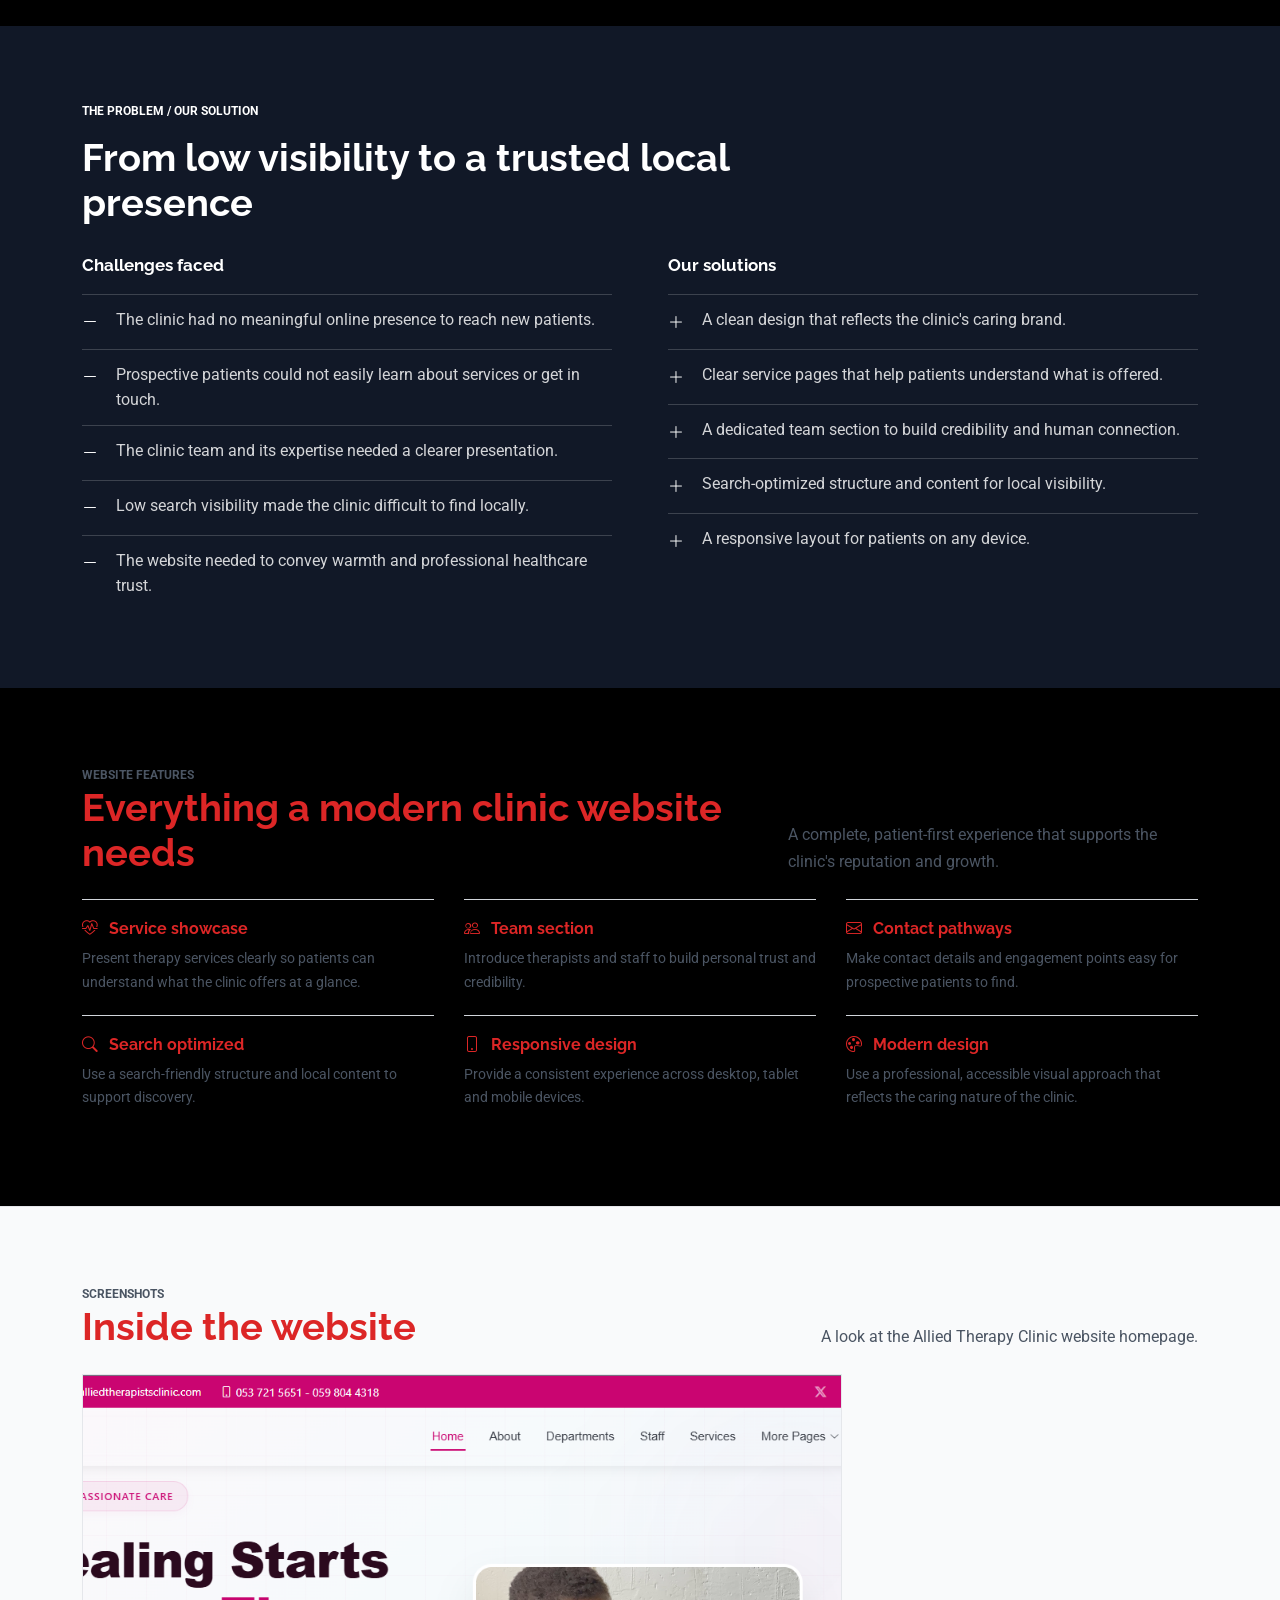
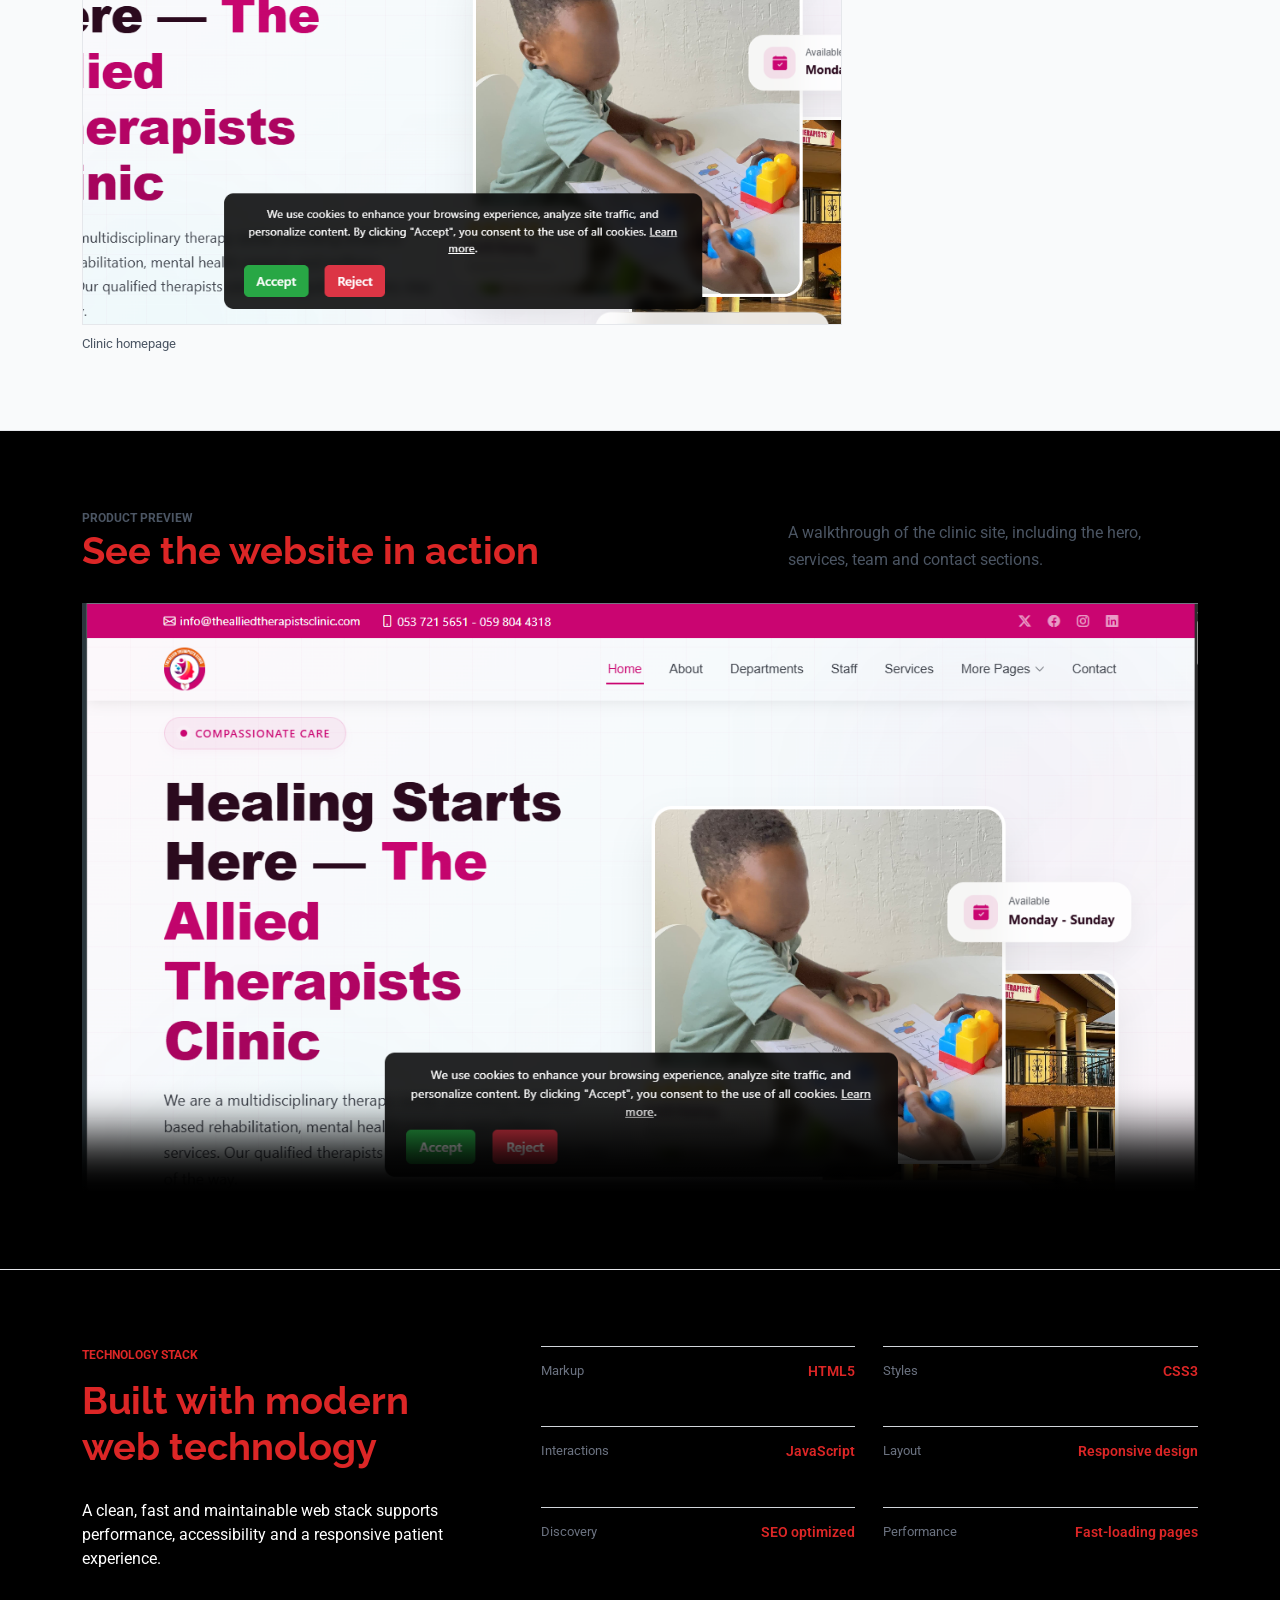
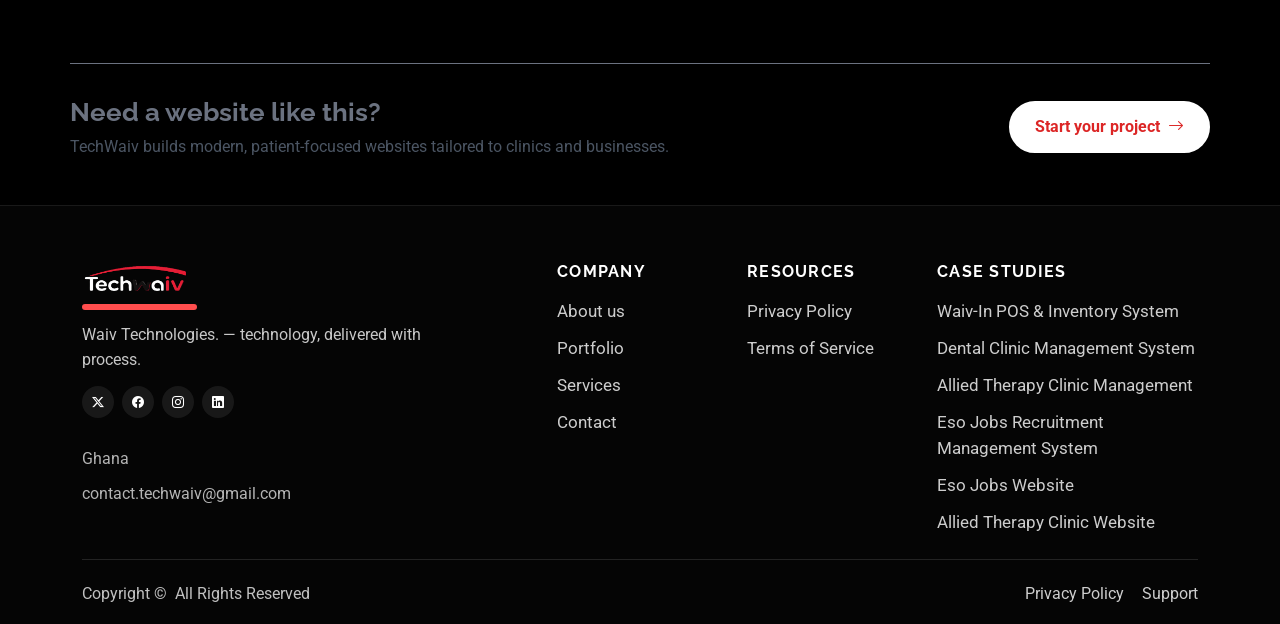
<file: allied-therapy-website.html>
<!DOCTYPE html>
<html lang="en">
<head>
  <meta charset="utf-8"><meta content="width=device-width, initial-scale=1.0" name="viewport">
    <title>Allied Therapy Clinic Website | TechWaiv</title>
    <meta name="description" content="A modern, patient-focused website for The Allied Therapy Clinic in Ghana, presenting services, team information and clear contact pathways.">
  <link href="https://fonts.googleapis.com" rel="preconnect"><link href="https://fonts.gstatic.com" rel="preconnect" crossorigin>
  <link href="https://fonts.googleapis.com/css2?family=Roboto:wght@300;400;500;600;700&family=Raleway:wght@400;500;600;700;800&family=Poppins:wght@300;400;500;600;700&display=swap" rel="stylesheet">
  <link href="assets/vendor/bootstrap/css/bootstrap.min.css" rel="stylesheet"><link href="assets/vendor/bootstrap-icons/bootstrap-icons.css" rel="stylesheet"><link href="assets/vendor/aos/aos.css" rel="stylesheet"><link href="assets/vendor/glightbox/css/glightbox.min.css" rel="stylesheet"><link href="assets/css/main.css" rel="stylesheet"><link href="assets/css/project-case-study.css" rel="stylesheet">
</head>
<body class="service-details-page">
  <a href="#main" class="skip-link">Skip to main content</a>
  <header id="header" class="header d-flex flex-column justify-content-center">
    <i class="header-toggle d-xl-none bi bi-list">

    </i><nav id="navmenu" class="navmenu">
        <ul>
            <li>
                <a href="index.html">
                    <i class="bi bi-house navicon"> 
                    </i>
                    <span>Home</span>
                </a>
            </li>
            <li>
                <a href="about.html">
                    <i class="bi bi-building navicon">
                    </i>
                    <span>About Us</span>
                </a>
            </li>
            <li>
                <a href="service-details.html">
                    <i class="bi bi-hdd-stack navicon">

                    </i>
                    <span>Services</span>
                </a>
            </li>
            <li>
                <a href="portfolio.html" class="active">
                    <i class="bi bi-images navicon">
                        
                    </i><span>Portfolio</span></a></li><li><a href="testimonials.html"><i class="bi bi-chat-quote navicon"></i><span>Testimonials</span></a></li><li><a href="contact.html"><i class="bi bi-envelope navicon"></i><span>Contact</span></a></li></ul></nav></header>
    <main class="main waiv-case-study" id="main">
        <section class="waiv-intro">
            <div class="container">
                <nav class="waiv-breadcrumb" aria-label="Breadcrumb">
                    <a href="index.html">Home</a><i class="bi bi-chevron-right" aria-hidden="true"></i>
                    <a href="portfolio.html">Portfolio</a><i class="bi bi-chevron-right" aria-hidden="true"></i>
                    <span>Allied Therapy Clinic</span>
                </nav>
                <div class="waiv-intro-grid">
                    <div>
                        <p class="waiv-eyebrow">Healthcare / Website</p>
                        <h1 class="waiv-title">Allied Therapy <span>Clinic</span><br>Website</h1>
                        <p class="waiv-lede">A modern, patient-focused website presenting the Allied Therapy Clinic's services, team and contact information while building local trust and credibility.</p>
                        <a href="https://thealliedtherapistsclinic.com" target="_blank" rel="noopener" class="btn btn-primary">Visit Live Site <i class="bi bi-box-arrow-up-right ms-1" aria-hidden="true"></i></a>
                    </div>
                    <figure class="waiv-hero-image">
                        <a href="assets/img/projects/therapy-center/website/hero_section.PNG" class="glightbox" data-gallery="allied-website">
                            <img src="assets/img/projects/therapy-center/website/hero_section.PNG" alt="Allied Therapy Clinic website hero section preview">
                        </a>
                        <figcaption><span>Allied Therapy Clinic website</span><span>01 / Homepage</span></figcaption>
                    </figure>
                </div>
                <div class="waiv-facts" aria-label="Project details">
                    <div class="waiv-fact"><span class="waiv-fact-label">Client</span><span class="waiv-fact-value">The Allied Therapy Clinic</span></div>
                    <div class="waiv-fact"><span class="waiv-fact-label">Location</span><span class="waiv-fact-value">Ghana</span></div>
                    <div class="waiv-fact"><span class="waiv-fact-label">Category</span><span class="waiv-fact-value">Healthcare website</span></div>
                    <div class="waiv-fact"><span class="waiv-fact-label">Year</span><span class="waiv-fact-value">2026</span></div>
                </div>
            </div>
        </section>

        <section class="waiv-context">
            <div class="container">
                <p class="waiv-section-kicker">Project status</p>
                <h2 class="waiv-section-heading">A live, patient-focused online presence</h2>
                <div class="waiv-context-grid">
                    <div class="waiv-context-block">
                        <h3>Website at a glance</h3>
                        <ul>
                            <li><i class="bi bi-check2" aria-hidden="true"></i><span>Fully responsive across desktop, tablet and mobile.</span></li>
                            <li><i class="bi bi-check2" aria-hidden="true"></i><span>Live website for the Allied Therapy Clinic.</span></li>
                        </ul>
                    </div>
                    <div class="waiv-context-block">
                        <h3>Designed around patients</h3>
                        <ul>
                            <li><i class="bi bi-check2" aria-hidden="true"></i><span>Patient-focused presentation with a welcoming, professional tone.</span></li>
                            <li><i class="bi bi-check2" aria-hidden="true"></i><span>Search-friendly structure and content for local visibility.</span></li>
                        </ul>
                    </div>
                </div>
            </div>
        </section>

        <section class="waiv-section">
            <div class="container waiv-overview">
                <div>
                    <p class="waiv-section-kicker">Project overview</p>
                    <h2 class="waiv-section-heading">A welcoming digital home for patient care</h2>
                    <p class="waiv-overview-note">Make care easier to understand, build trust and give prospective patients a clear way to get in touch.</p>
                </div>
                <div class="waiv-overview-copy">
                    <p>The Allied Therapy Clinic came to TechWaiv to create a website that reflects its compassionate, professional approach to therapy. The result is a modern, patient-focused website that clearly presents the clinic's services, team and contact information.</p>
                    <p>Fully deployed and live, the website is designed to build trust with prospective patients, make services easy to understand and provide clear pathways for contacting the clinic.</p>
                </div>
            </div>
        </section>

        <section class="waiv-context">
            <div class="container">
                <p class="waiv-section-kicker">The problem / Our solution</p>
                <h2 class="waiv-section-heading">From low visibility to a trusted local presence</h2>
                <div class="waiv-context-grid">
                    <div class="waiv-context-block">
                        <h3>Challenges faced</h3>
                        <ul>
                            <li><i class="bi bi-dash-lg" aria-hidden="true"></i><span>The clinic had no meaningful online presence to reach new patients.</span></li>
                            <li><i class="bi bi-dash-lg" aria-hidden="true"></i><span>Prospective patients could not easily learn about services or get in touch.</span></li>
                            <li><i class="bi bi-dash-lg" aria-hidden="true"></i><span>The clinic team and its expertise needed a clearer presentation.</span></li>
                            <li><i class="bi bi-dash-lg" aria-hidden="true"></i><span>Low search visibility made the clinic difficult to find locally.</span></li>
                            <li><i class="bi bi-dash-lg" aria-hidden="true"></i><span>The website needed to convey warmth and professional healthcare trust.</span></li>
                        </ul>
                    </div>
                    <div class="waiv-context-block">
                        <h3>Our solutions</h3>
                        <ul>
                            <li><i class="bi bi-plus-lg" aria-hidden="true"></i><span>A clean design that reflects the clinic's caring brand.</span></li>
                            <li><i class="bi bi-plus-lg" aria-hidden="true"></i><span>Clear service pages that help patients understand what is offered.</span></li>
                            <li><i class="bi bi-plus-lg" aria-hidden="true"></i><span>A dedicated team section to build credibility and human connection.</span></li>
                            <li><i class="bi bi-plus-lg" aria-hidden="true"></i><span>Search-optimized structure and content for local visibility.</span></li>
                            <li><i class="bi bi-plus-lg" aria-hidden="true"></i><span>A responsive layout for patients on any device.</span></li>
                        </ul>
                    </div>
                </div>
            </div>
        </section>

        <section class="waiv-section">
            <div class="container">
                <div class="waiv-feature-intro">
                    <div>
                        <p class="waiv-section-kicker">Website features</p>
                        <h2 class="waiv-section-heading">Everything a modern clinic website needs</h2>
                    </div>
                    <p>A complete, patient-first experience that supports the clinic's reputation and growth.</p>
                </div>
                <div class="waiv-feature-list">
                    <article class="waiv-feature"><h3 class="waiv-feature-heading"><i class="bi bi-heart-pulse" aria-hidden="true"></i>Service showcase</h3><p>Present therapy services clearly so patients can understand what the clinic offers at a glance.</p></article>
                    <article class="waiv-feature"><h3 class="waiv-feature-heading"><i class="bi bi-people" aria-hidden="true"></i>Team section</h3><p>Introduce therapists and staff to build personal trust and credibility.</p></article>
                    <article class="waiv-feature"><h3 class="waiv-feature-heading"><i class="bi bi-envelope" aria-hidden="true"></i>Contact pathways</h3><p>Make contact details and engagement points easy for prospective patients to find.</p></article>
                    <article class="waiv-feature"><h3 class="waiv-feature-heading"><i class="bi bi-search" aria-hidden="true"></i>Search optimized</h3><p>Use a search-friendly structure and local content to support discovery.</p></article>
                    <article class="waiv-feature"><h3 class="waiv-feature-heading"><i class="bi bi-phone" aria-hidden="true"></i>Responsive design</h3><p>Provide a consistent experience across desktop, tablet and mobile devices.</p></article>
                    <article class="waiv-feature"><h3 class="waiv-feature-heading"><i class="bi bi-palette" aria-hidden="true"></i>Modern design</h3><p>Use a professional, accessible visual approach that reflects the caring nature of the clinic.</p></article>
                </div>
            </div>
        </section>

        <section class="waiv-section waiv-gallery-section">
            <div class="container">
                <div class="waiv-gallery-heading">
                    <div>
                        <p class="waiv-section-kicker">Screenshots</p>
                        <h2 class="waiv-section-heading">Inside the website</h2>
                    </div>
                    <p>A look at the Allied Therapy Clinic website homepage.</p>
                </div>
                <div class="waiv-gallery waiv-gallery-single">
                    <figure class="waiv-shot"><a href="assets/img/projects/therapy-center/website/hero_section.PNG" class="glightbox" data-gallery="allied-website" aria-label="View Allied Therapy Clinic website hero section"><img src="assets/img/projects/therapy-center/website/hero_section.PNG" alt="Allied Therapy Clinic website hero section"></a><figcaption>Clinic homepage</figcaption></figure>
                </div>
            </div>
        </section>

        <section class="waiv-section">
            <div class="container">
                <div class="waiv-gallery-heading">
                    <div>
                        <p class="waiv-section-kicker">Product preview</p>
                        <h2 class="waiv-section-heading">See the website in action</h2>
                    </div>
                    <p>A walkthrough of the clinic site, including the hero, services, team and contact sections.</p>
                </div>
                <video class="waiv-video" controls preload="metadata" poster="assets/img/projects/therapy-center/website/hero_section.PNG">
                    <source src="assets/img/projects/therapy-center/website/website_walkthrough.mp4" type="video/mp4">
                    Your browser does not support the video tag.
                </video>
            </div>
        </section>

        <section class="waiv-section">
            <div class="container waiv-tech">
                <div>
                    <p class="waiv-section-kicker">Technology stack</p>
                    <h2 class="waiv-section-heading">Built with modern web technology</h2>
                    <p class="waiv-overview-copy">A clean, fast and maintainable web stack supports performance, accessibility and a responsive patient experience.</p>
                </div>
                <div class="waiv-tech-list">
                    <div class="waiv-tech-item"><span>Markup</span><strong>HTML5</strong></div>
                    <div class="waiv-tech-item"><span>Styles</span><strong>CSS3</strong></div>
                    <div class="waiv-tech-item"><span>Interactions</span><strong>JavaScript</strong></div>
                    <div class="waiv-tech-item"><span>Layout</span><strong>Responsive design</strong></div>
                    <div class="waiv-tech-item"><span>Discovery</span><strong>SEO optimized</strong></div>
                    <div class="waiv-tech-item"><span>Performance</span><strong>Fast-loading pages</strong></div>
                </div>
            </div>
        </section>

        <section class="container waiv-cta">
            <div>
                <h2>Need a website like this?</h2>
                <p>TechWaiv builds modern, patient-focused websites tailored to clinics and businesses.</p>
            </div>
            <a href="contact.html" class="btn-cta btn btn-primary">Start your project <i class="bi bi-arrow-right ms-1" aria-hidden="true"></i></a>
        </section>
    </main>
  <footer id="footer" class="footer position-relative">
    <div class="container">
        <div class="footer-top">
            <div class="row gy-4">
                <div class="col-lg-5 col-md-6">
                    <div class="footer-brand">
                        <a href="index.html" class="logo-link" aria-label="TechWaiv home">
                            <img src="assets/img/logo.png" alt="TechWaiv Logo" class="footer-logo-img"></a><p>Waiv Technologies. — technology, delivered with process.</p>
            <div class="social-links">
              <a href="#" aria-label="TechWaiv on X"><i class="bi bi-twitter-x"></i></a>
              <a href="#" aria-label="TechWaiv on Facebook"><i class="bi bi-facebook"></i></a>
              <a href="#" aria-label="TechWaiv on Instagram"><i class="bi bi-instagram"></i></a>
              <a href="#" aria-label="TechWaiv on LinkedIn"><i class="bi bi-linkedin"></i></a>
            </div>
                            <div class="footer-contact"><p>Ghana</p>
                                <p>contact.techwaiv@gmail.com</p>
                            </div>
                        </div>
                    </div>
                    <div class="col-lg-2 col-md-6">
                        <h4>Company</h4>
                        <ul class="footer-links">
                            <li>
                                <a href="about.html">About us</a>
                            </li>
                            <li>
                                <a href="portfolio.html">Portfolio</a>
                            </li>
                            <li>
                                <a href="service-details.html">Services</a>
                            </li>
                            <li>
                                <a href="contact.html">Contact</a>
                            </li>
                        </ul>
                    </div>
                    <div class="col-lg-2 col-md-6">
                        <h4>Resources</h4>
                        <ul class="footer-links">
                            <li>
                                <a href="privacy-policy.html">Privacy Policy</a>
                            </li>
                            <li>
                                <a href="privacy-policy.html">Terms of Service</a>
                            </li>
                        </ul>
                    </div>
                    <div class="col-lg-3 col-md-6">
                        <h4>Case Studies</h4>
                        <ul class="footer-links">
                            <li>
                                <a href="waiv-in.html">Waiv-In POS &amp; Inventory System</a>
                            </li>
                            <li>
                                <a href="dental-management.html">Dental Clinic Management System</a>
                            </li>
                            <li>
                                <a href="allied-therapy-management.html">Allied Therapy Clinic Management</a>
                            </li>
                            <li>
                                <a href="esojobs-management.html">Eso Jobs Recruitment Management System</a>
                            </li>
                            <li>
                                <a href="esojobs-website.html">Eso Jobs Website</a>
                            </li>
                            <li>
                                <a href="allied-therapy-website.html">Allied Therapy Clinic Website</a>
                            </li>
                        </ul>
                    </div>
                </div>
            </div>
            <div class="footer-bottom">
                <div class="copyright">
                    <span>Copyright &copy; <span id="copyright-year"></span></span>
                    <span>All Rights Reserved</span>
                </div>
                <ul class="legal-links">
                    <li>
                        <a href="privacy-policy.html">Privacy Policy</a>
                    </li>
                    <li>
                        <a href="contact.html">Support</a>
                    </li>
                </ul>
            </div>
        </div>

    </footer>

    <a href="#" id="scroll-top" class="scroll-top d-flex align-items-center justify-content-center" aria-label="Back to top">
        <i class="bi bi-arrow-up-short"></i>
    </a>

    <div id="preloader"></div>

    <script src="assets/vendor/bootstrap/js/bootstrap.bundle.min.js"></script>
    <script src="assets/vendor/aos/aos.js"></script>
    <script src="assets/vendor/glightbox/js/glightbox.min.js"></script>
    <script src="assets/js/main.js"></script>

</body>
</html>
</file>
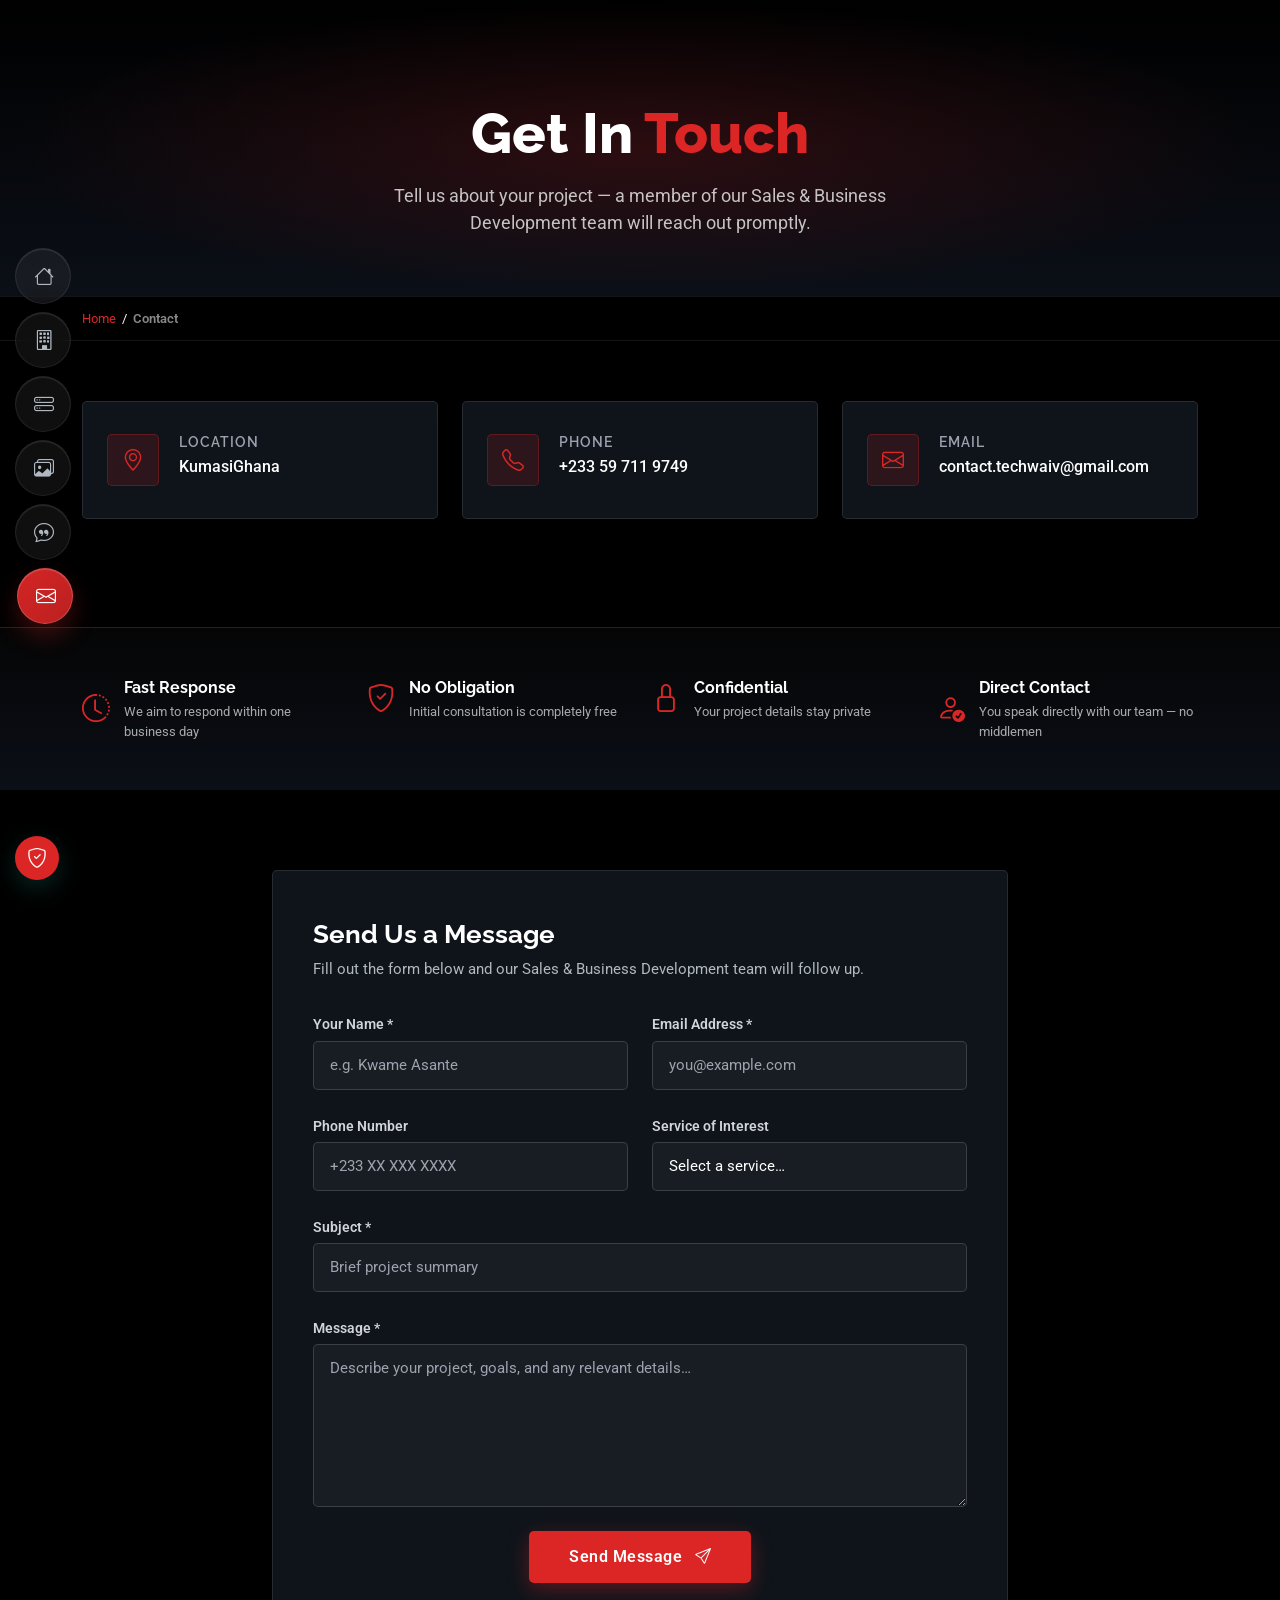
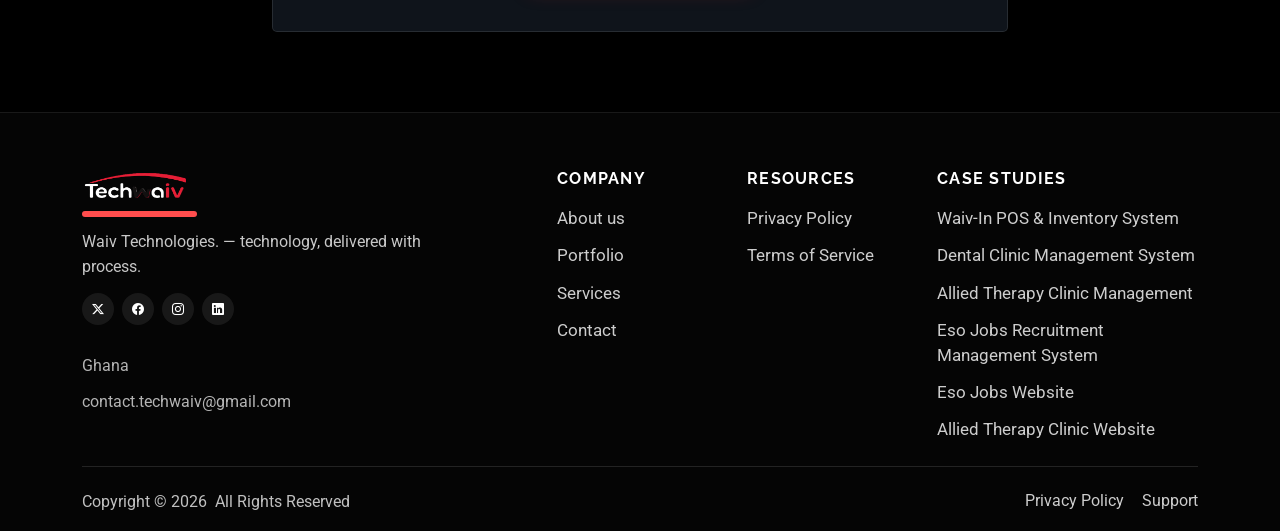
<file: contact.html>
<!DOCTYPE html>
<html lang="en">

<head>
  <meta charset="utf-8">
  <meta content="width=device-width, initial-scale=1.0" name="viewport">
  <title>Contact Us | TechWaiv</title>
  <meta name="description" content="Get in touch with TechWaiv — Waiv Technologies. Tell us about your project and our team will follow up.">
  <meta name="keywords" content="TechWaiv contact, Waiv Technologies Ghana, hire software developer Ghana, web development inquiry">

  <!-- Favicons -->
  <link href="assets/img/favicon.png" rel="icon">
  <link href="assets/img/apple-touch-icon.png" rel="apple-touch-icon">

  <!-- Fonts -->
  <link href="https://fonts.googleapis.com" rel="preconnect">
  <link href="https://fonts.gstatic.com" rel="preconnect" crossorigin>
  <link href="https://fonts.googleapis.com/css2?family=Raleway:wght@400;500;600;700;800&family=Poppins:wght@300;400;500;600;700&family=Roboto:wght@300;400;500;700&display=swap" rel="stylesheet">

  <!-- Vendor CSS Files -->
  <link href="assets/vendor/bootstrap/css/bootstrap.min.css" rel="stylesheet">
  <link href="assets/vendor/bootstrap-icons/bootstrap-icons.css" rel="stylesheet">
  <link href="assets/vendor/aos/aos.css" rel="stylesheet">

  <!-- Main CSS File -->
  <link href="assets/css/main.css" rel="stylesheet">

  <style>
    /* ── Page-level overrides ── */
    .contact-page-hero {
      background: linear-gradient(180deg, #000000 0%, #0b0f17 100%);
      padding: 100px 0 60px;
      text-align: center;
      color: #fff;
      position: relative;
      overflow: hidden;
      border-bottom: 1px solid rgba(255, 255, 255, 0.08);
    }
    .contact-page-hero::before {
      content: '';
      position: absolute;
      inset: 0;
      background: radial-gradient(ellipse at 50% 50%, rgba(220, 38, 38, 0.18) 0%, transparent 70%);
    }
    .contact-page-hero h1 {
      font-size: clamp(2rem, 5vw, 3.5rem);
      font-weight: 800;
      color: #fff;
      margin-bottom: 16px;
      position: relative;
    }
    .contact-page-hero h1 span {
      color: var(--primary-red);
    }
    .contact-page-hero p {
      font-size: 1.1rem;
      color: rgba(255,255,255,0.75);
      max-width: 520px;
      margin: 0 auto;
      position: relative;
    }
    .breadcrumb-bar {
      background: #000000;
      padding: 12px 0;
      font-size: 13px;
      border-bottom: 1px solid rgba(255, 255, 255, 0.08);
    }
    .breadcrumb-bar a { color: var(--primary-red); text-decoration: none; }
    .breadcrumb-bar span { color: #888; }

    /* ── Info Cards ── */
    .info-card {
      background: rgba(31, 41, 55, 0.5);
      border-radius: 5px;
      padding: 32px 24px;
      box-shadow: 0 4px 24px rgba(0,0,0,0.3);
      display: flex;
      align-items: flex-start;
      gap: 20px;
      transition: transform 0.25s, box-shadow 0.25s, border-color 0.25s;
      height: 100%;
      border: 1px solid rgba(255, 255, 255, 0.1);
      -webkit-backdrop-filter: blur(12px);
      backdrop-filter: blur(12px);
    }
    .info-card:hover {
     
      box-shadow: 0 12px 30px rgba(0,0,0,0.4), 0 0 20px rgba(220, 38, 38, 0.18);
    }
    .info-card .ic-icon {
      width: 52px;
      height: 52px;
      border-radius: 5px;
      background: rgba(220, 38, 38, 0.15);
      border: 1px solid rgba(220, 38, 38, 0.3);
      display: flex;
      align-items: center;
      justify-content: center;
      flex-shrink: 0;
      color: var(--primary-red);
    }
    .info-card .ic-icon i {
      font-size: 22px;
      color: var(--primary-red);
    }
    .info-card .ic-body h4 {
      font-size: 0.85rem;
      text-transform: uppercase;
      letter-spacing: 1px;
      color: #9CA3AF;
      margin-bottom: 4px;
      font-weight: 600;
    }
    .info-card .ic-body p {
      font-size: 1rem;
      color: #FFFFFF;
      margin: 0;
      font-weight: 500;
    }
    .info-card .ic-body a {
      color: #FFFFFF;
      text-decoration: none;
      transition: color 0.2s;
    }
    .info-card .ic-body a:hover { color: var(--primary-red); }

    /* ── Form Panel ── */
    .form-panel {
      background: rgba(31, 41, 55, 0.5);
      border-radius: 5px;
      padding: 48px 40px;
      box-shadow: 0 4px 32px rgba(0,0,0,0.3);
      border: 1px solid rgba(255, 255, 255, 0.1);
      -webkit-backdrop-filter: blur(12px);
      backdrop-filter: blur(12px);
    }
    .form-panel h3 {
      font-size: 1.6rem;
      font-weight: 700;
      color: #FFFFFF;
      margin-bottom: 8px;
    }
    .form-panel .form-subtitle {
      color: #B0B8C1;
      font-size: 0.95rem;
      margin-bottom: 32px;
    }
    .form-control {
      border: 1px solid rgba(255, 255, 255, 0.15);
      border-radius: 5px;
      padding: 12px 16px;
      font-size: 0.95rem;
      transition: border-color 0.2s, box-shadow 0.2s;
      background: rgba(255, 255, 255, 0.04);
      color: #FFFFFF;
    }
    .form-control:focus {
      border-color: var(--primary-red);
      box-shadow: 0 0 16px rgba(220,38,38,0.3);
      background: rgba(255, 255, 255, 0.07);
      color: #FFFFFF;
    }
    .form-control::placeholder {
      color: #9CA3AF;
    }
    .form-label {
      font-size: 0.85rem;
      font-weight: 600;
      color: #D1D5DB;
      margin-bottom: 6px;
    }
    .form-panel select.form-control {
      cursor: pointer;
    }
    .btn-send {
      background: var(--primary-red);
      color: #fff;
      border: none;
      border-radius: 5px;
      padding: 14px 40px;
      font-size: 1rem;
      font-weight: 600;
      transition: transform 0.2s, box-shadow 0.2s, background 0.2s;
      cursor: pointer;
      letter-spacing: 0.5px;
      box-shadow: 0 6px 20px rgba(220, 38, 38, 0.35);
    }
    .btn-send:hover {
      background: #B91C1C;
      box-shadow: 0 8px 24px rgba(220, 38, 38, 0.5);
    }
    .btn-send i { margin-left: 8px; }

    /* ── Assurance strip ── */
    .assurance-strip {
      background: linear-gradient(180deg, #050505 0%, #0b0f17 100%);
      border-top: 1px solid rgba(255, 255, 255, 0.08);
      padding: 48px 0;
      color: #fff;
    }
    .assurance-item {
      display: flex;
      align-items: center;
      gap: 14px;
    }
    .assurance-item i {
      font-size: 28px;
      color: var(--primary-red);
      flex-shrink: 0;
    }
    .assurance-item h5 {
      font-size: 1rem;
      font-weight: 700;
      color: #fff;
      margin-bottom: 2px;
    }
    .assurance-item p {
      font-size: 0.82rem;
      color: rgba(255,255,255,0.65);
      margin: 0;
    }

    @media (max-width: 768px) {
      .form-panel { padding: 28px 20px; }
    }
  </style>
</head>

<body class="contact-page">

  <!-- ── HEADER / NAV ── -->
  <header id="header" class="header d-flex flex-column justify-content-center">
    <i class="header-toggle d-xl-none bi bi-list"></i>
    <nav id="navmenu" class="navmenu">
      <ul>
        <li><a href="index.html"><i class="bi bi-house navicon"></i><span>Home</span></a></li>
        <li><a href="about.html"><i class="bi bi-building navicon"></i><span>About Us</span></a></li>
        <li><a href="service-details.html"><i class="bi bi-hdd-stack navicon"></i><span>Services</span></a></li>
        <li><a href="portfolio.html"><i class="bi bi-images navicon"></i><span>Portfolio</span></a></li>
        <li><a href="testimonials.html"><i class="bi bi-chat-quote navicon"></i><span>Testimonials</span></a></li>
        <li><a href="contact.html" class="active"><i class="bi bi-envelope navicon"></i><span>Contact</span></a></li>
      </ul>
    </nav>
  </header>

  <main class="main" id="main">

    <!-- ── HERO BANNER ── -->
    <div class="contact-page-hero">
      <div class="container" data-aos="fade-up">
        <h1>Get In <span>Touch</span></h1>
        <p>Tell us about your project — a member of our Sales & Business Development team will reach out promptly.</p>
      </div>
    </div>

    <!-- ── BREADCRUMB ── -->
    <div class="breadcrumb-bar">
      <div class="container">
        <a href="index.html">Home</a> &nbsp;/&nbsp; <span>Contact</span>
      </div>
    </div>

    <!-- ── CONTACT INFO CARDS ── -->
    <section style="background:#000000; padding:60px 0;">
      <div class="container">
        <div class="row gy-4 mb-5">

          <div class="col-lg-4 col-md-6" data-aos="fade-up" data-aos-delay="100">
            <div class="info-card">
              <div class="ic-icon"><i class="bi bi-geo-alt"></i></div>
              <div class="ic-body">
                <h4>Location</h4>
                <p>KumasiGhana</p>
              </div>
            </div>
          </div>

          <div class="col-lg-4 col-md-6" data-aos="fade-up" data-aos-delay="200">
            <div class="info-card">
              <div class="ic-icon"><i class="bi bi-telephone"></i></div>
              <div class="ic-body">
                <h4>Phone</h4>
                <p><a href="tel:+233597119749">+233 59 711 9749</a></p>
              </div>
            </div>
          </div>

          <div class="col-lg-4 col-md-6" data-aos="fade-up" data-aos-delay="300">
            <div class="info-card">
              <div class="ic-icon"><i class="bi bi-envelope"></i></div>
              <div class="ic-body">
                <h4>Email</h4>
                <p><a href="mailto:contact.techwaiv@gmail.com">contact.techwaiv@gmail.com</a></p>
              </div>
            </div>
          </div>

        </div>
      </div>
    </section>

    <!-- ── ASSURANCE STRIP ── -->
    <div class="assurance-strip">
      <div class="container">
        <div class="row gy-4">
          <div class="col-lg-3 col-md-6" data-aos="fade-up" data-aos-delay="100">
            <div class="assurance-item">
              <i class="bi bi-clock-history"></i>
              <div>
                <h5>Fast Response</h5>
                <p>We aim to respond within one business day</p>
              </div>
            </div>
          </div>
          <div class="col-lg-3 col-md-6" data-aos="fade-up" data-aos-delay="200">
            <div class="assurance-item">
              <i class="bi bi-shield-check"></i>
              <div>
                <h5>No Obligation</h5>
                <p>Initial consultation is completely free</p>
              </div>
            </div>
          </div>
          <div class="col-lg-3 col-md-6" data-aos="fade-up" data-aos-delay="300">
            <div class="assurance-item">
              <i class="bi bi-lock"></i>
              <div>
                <h5>Confidential</h5>
                <p>Your project details stay private</p>
              </div>
            </div>
          </div>
          <div class="col-lg-3 col-md-6" data-aos="fade-up" data-aos-delay="400">
            <div class="assurance-item">
              <i class="bi bi-person-check"></i>
              <div>
                <h5>Direct Contact</h5>
                <p>You speak directly with our team — no middlemen</p>
              </div>
            </div>
          </div>
        </div>
      </div>
    </div>

    <!-- ── CONTACT FORM ── -->
    <section style="padding: 80px 0; background: #000000;">
      <div class="container">
        <div class="row justify-content-center">
          <div class="col-lg-8" data-aos="fade-up">
            <div class="form-panel">
              <h3>Send Us a Message</h3>
              <p class="form-subtitle">Fill out the form below and our Sales & Business Development team will follow up.</p>

              <form action="forms/contact.php" method="post" class="php-email-form">
                <div class="row gy-4">

                  <div class="col-md-6">
                    <label for="contact-name" class="form-label">Your Name *</label>
                    <input type="text" id="contact-name" name="name" class="form-control" placeholder="e.g. Kwame Asante" required>
                  </div>

                  <div class="col-md-6">
                    <label for="contact-email" class="form-label">Email Address *</label>
                    <input type="email" id="contact-email" name="email" class="form-control" placeholder="you@example.com" required>
                  </div>

                  <div class="col-md-6">
                    <label for="contact-phone" class="form-label">Phone Number</label>
                    <input type="tel" id="contact-phone" name="phone" class="form-control" placeholder="+233 XX XXX XXXX">
                  </div>

                  <div class="col-md-6">
                    <label for="contact-service" class="form-label">Service of Interest</label>
                    <select id="contact-service" name="service" class="form-control">
                      <option value="" disabled selected>Select a service…</option>
                      <option value="web-development">Web Development</option>
                      <option value="custom-software">Custom Software</option>
                      <option value="ui-ux">UI/UX & Product Design</option>
                      <option value="digital-products">Digital Products</option>
                      <option value="business-systems">Business Systems</option>
                      <option value="technology-support">Technology Support</option>
                      <option value="other">Other / Not Sure Yet</option>
                    </select>
                  </div>

                  <div class="col-md-12">
                    <label for="contact-subject" class="form-label">Subject *</label>
                    <input type="text" id="contact-subject" name="subject" class="form-control" placeholder="Brief project summary" required>
                  </div>

                  <div class="col-md-12">
                    <label for="contact-message" class="form-label">Message *</label>
                    <textarea id="contact-message" name="message" rows="6" class="form-control" placeholder="Describe your project, goals, and any relevant details…" required></textarea>
                  </div>

                  <div class="col-md-12 text-center">
                    <div class="loading">Loading</div>
                    <div class="error-message"></div>
                    <div class="sent-message">Your message has been sent. We'll be in touch soon!</div>
                    <button type="submit" class="btn-send">
                      Send Message <i class="bi bi-send"></i>
                    </button>
                  </div>

                </div>
              </form>
            </div>
          </div>
        </div>
      </div>
    </section>

  </main>

  <!-- ── FOOTER ── -->
  <footer id="footer" class="footer position-relative">
    <div class="container">
      <div class="footer-top">
        <div class="row gy-4">
          <div class="col-lg-5 col-md-6">
            <div class="footer-brand">
              <a href="index.html" class="logo-link" aria-label="TechWaiv home">
                <img src="assets/img/logo.png" alt="TechWaiv Logo" class="footer-logo-img">
              </a>
              <p>Waiv Technologies. — technology, delivered with process.</p>
            <div class="social-links">
              <a href="#" aria-label="TechWaiv on X"><i class="bi bi-twitter-x"></i></a>
              <a href="#" aria-label="TechWaiv on Facebook"><i class="bi bi-facebook"></i></a>
              <a href="#" aria-label="TechWaiv on Instagram"><i class="bi bi-instagram"></i></a>
              <a href="#" aria-label="TechWaiv on LinkedIn"><i class="bi bi-linkedin"></i></a>
            </div>
              <div class="footer-contact">
                <p>Ghana</p>
                <p>contact.techwaiv@gmail.com</p>
              </div>
            </div>
          </div>

          <div class="col-lg-2 col-md-6">
            <h4>Company</h4>
            <ul class="footer-links">
              <li><a href="about.html">About us</a></li>
              <li><a href="portfolio.html">Portfolio</a></li>
              <li><a href="service-details.html">Services</a></li>
              <li><a href="contact.html">Contact</a></li>
            </ul>
          </div>

          <div class="col-lg-2 col-md-6">
            <h4>Resources</h4>
            <ul class="footer-links">
              <li><a href="privacy-policy.html">Privacy Policy</a></li>
              <li><a href="privacy-policy.html">Terms of Service</a></li>
            </ul>
          </div>

          <div class="col-lg-3 col-md-6">
            <h4>Case Studies</h4>
            <ul class="footer-links">
              <li><a href="waiv-in.html">Waiv-In POS &amp; Inventory System</a></li>
              <li><a href="dental-management.html">Dental Clinic Management System</a></li>
              <li><a href="allied-therapy-management.html">Allied Therapy Clinic Management</a></li>
              <li><a href="esojobs-management.html">Eso Jobs Recruitment Management System</a></li>
              <li><a href="esojobs-website.html">Eso Jobs Website</a></li>
              <li><a href="allied-therapy-website.html">Allied Therapy Clinic Website</a></li>
            </ul>
          </div>

        </div>
      </div>

      <div class="footer-bottom">
        <div class="copyright">
          <span>Copyright &copy; <span id="copyright-year"></span></span>
          <span>All Rights Reserved</span>
        </div>

        <ul class="legal-links">
          <li><a href="privacy-policy.html">Privacy Policy</a></li>
          <li><a href="contact.html">Support</a></li>
        </ul>
      </div>
    </div>
  </footer>

  <!-- Scroll Top -->
  <a href="#" id="scroll-top" class="scroll-top d-flex align-items-center justify-content-center" aria-label="Back to top">
    <i class="bi bi-arrow-up-short"></i>
  </a>

  <!-- Preloader -->
  <div id="preloader"></div>

  <!-- Vendor JS Files -->
  <script src="assets/vendor/bootstrap/js/bootstrap.bundle.min.js"></script>
  <script src="assets/vendor/php-email-form/validate.js"></script>
  <script src="assets/vendor/aos/aos.js"></script>

  <!-- Main JS File -->
  <script src="assets/js/main.js"></script>
  <script>
    document.getElementById('copyright-year').textContent = new Date().getFullYear();
  </script>

</body>

</html>
</file>
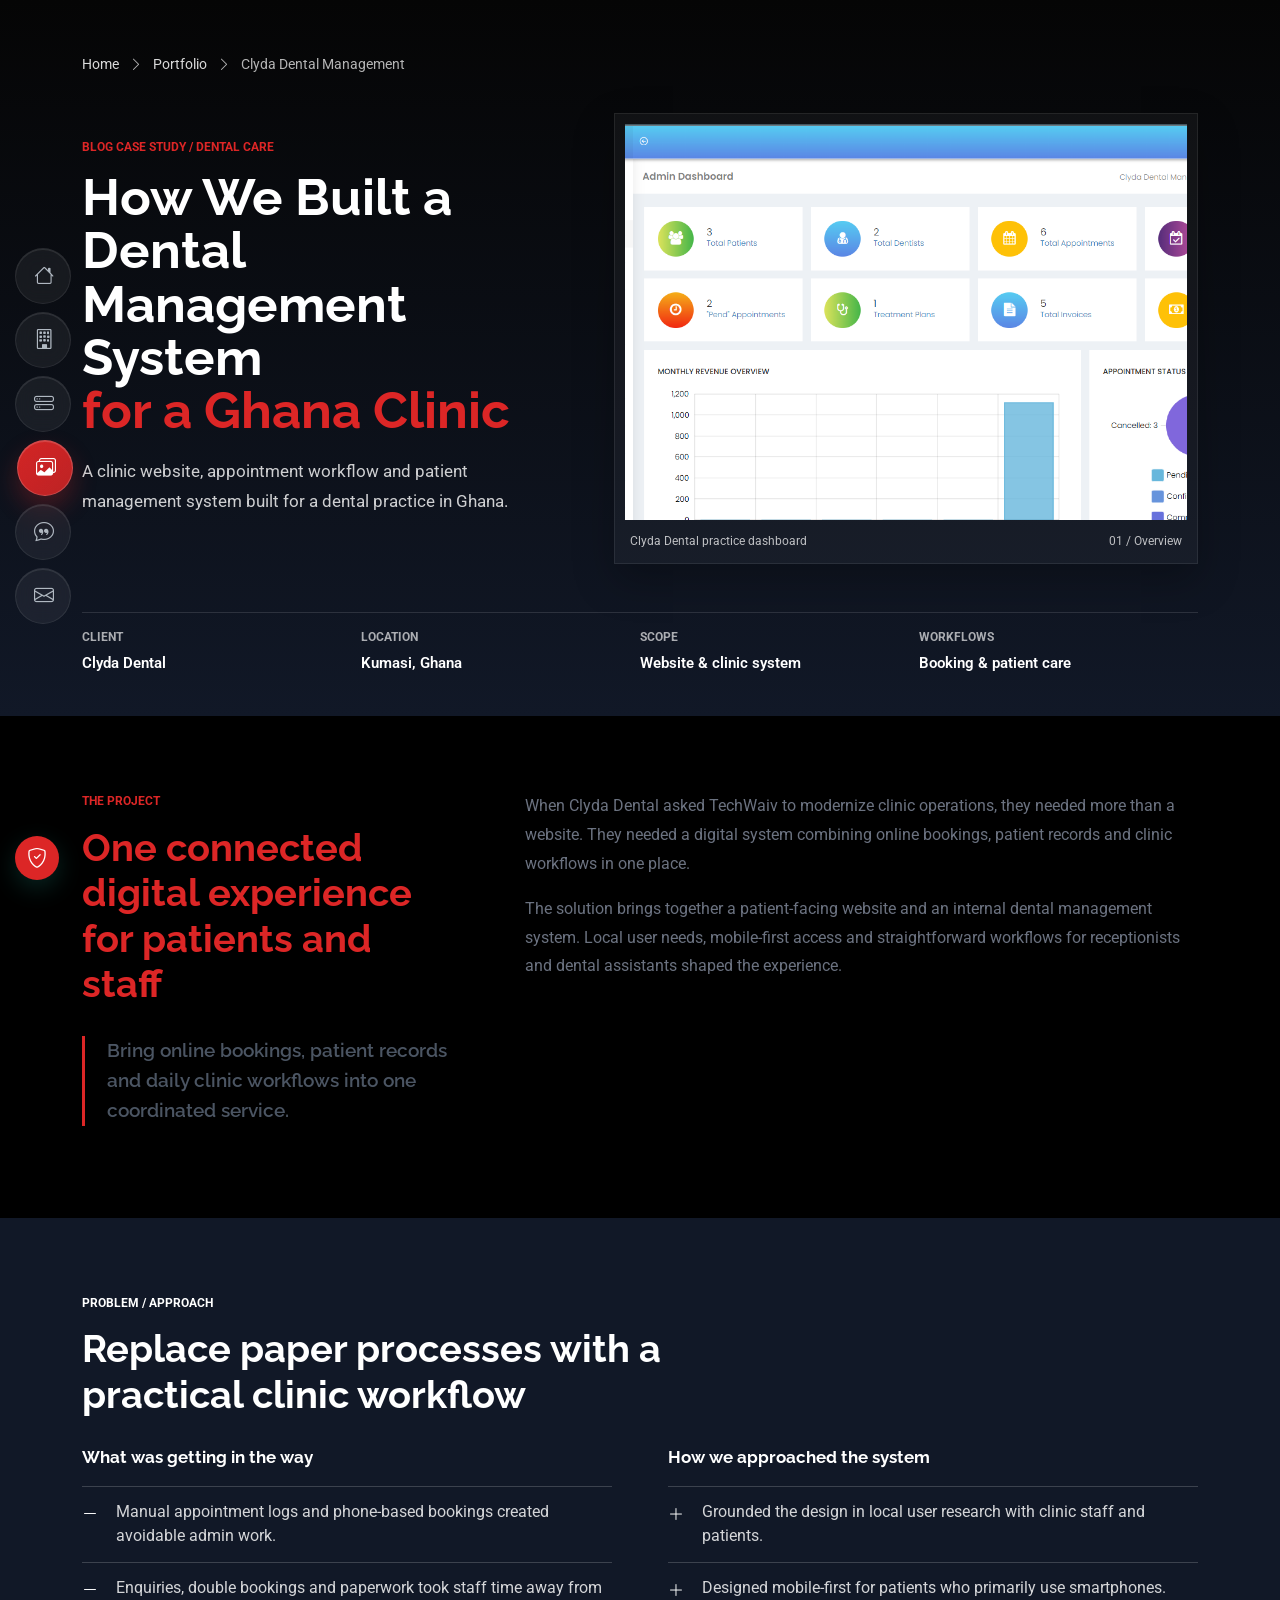
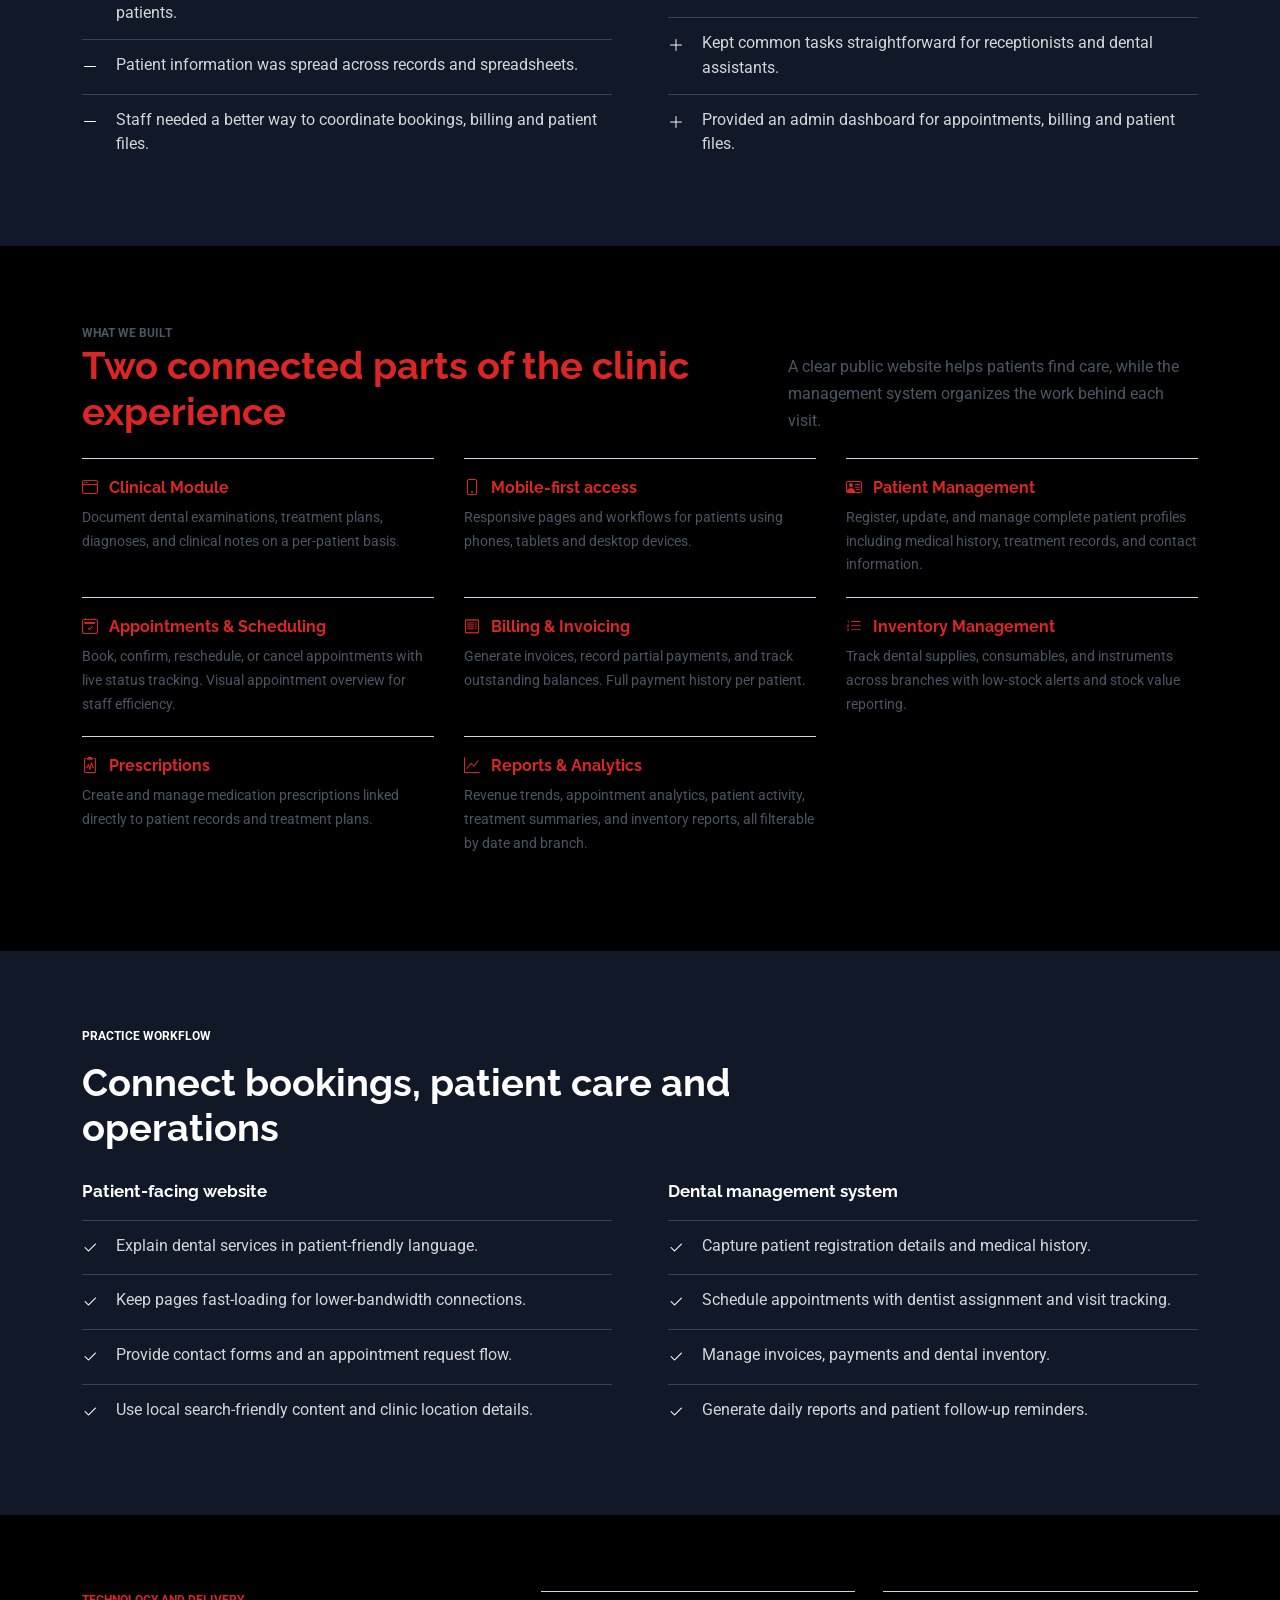
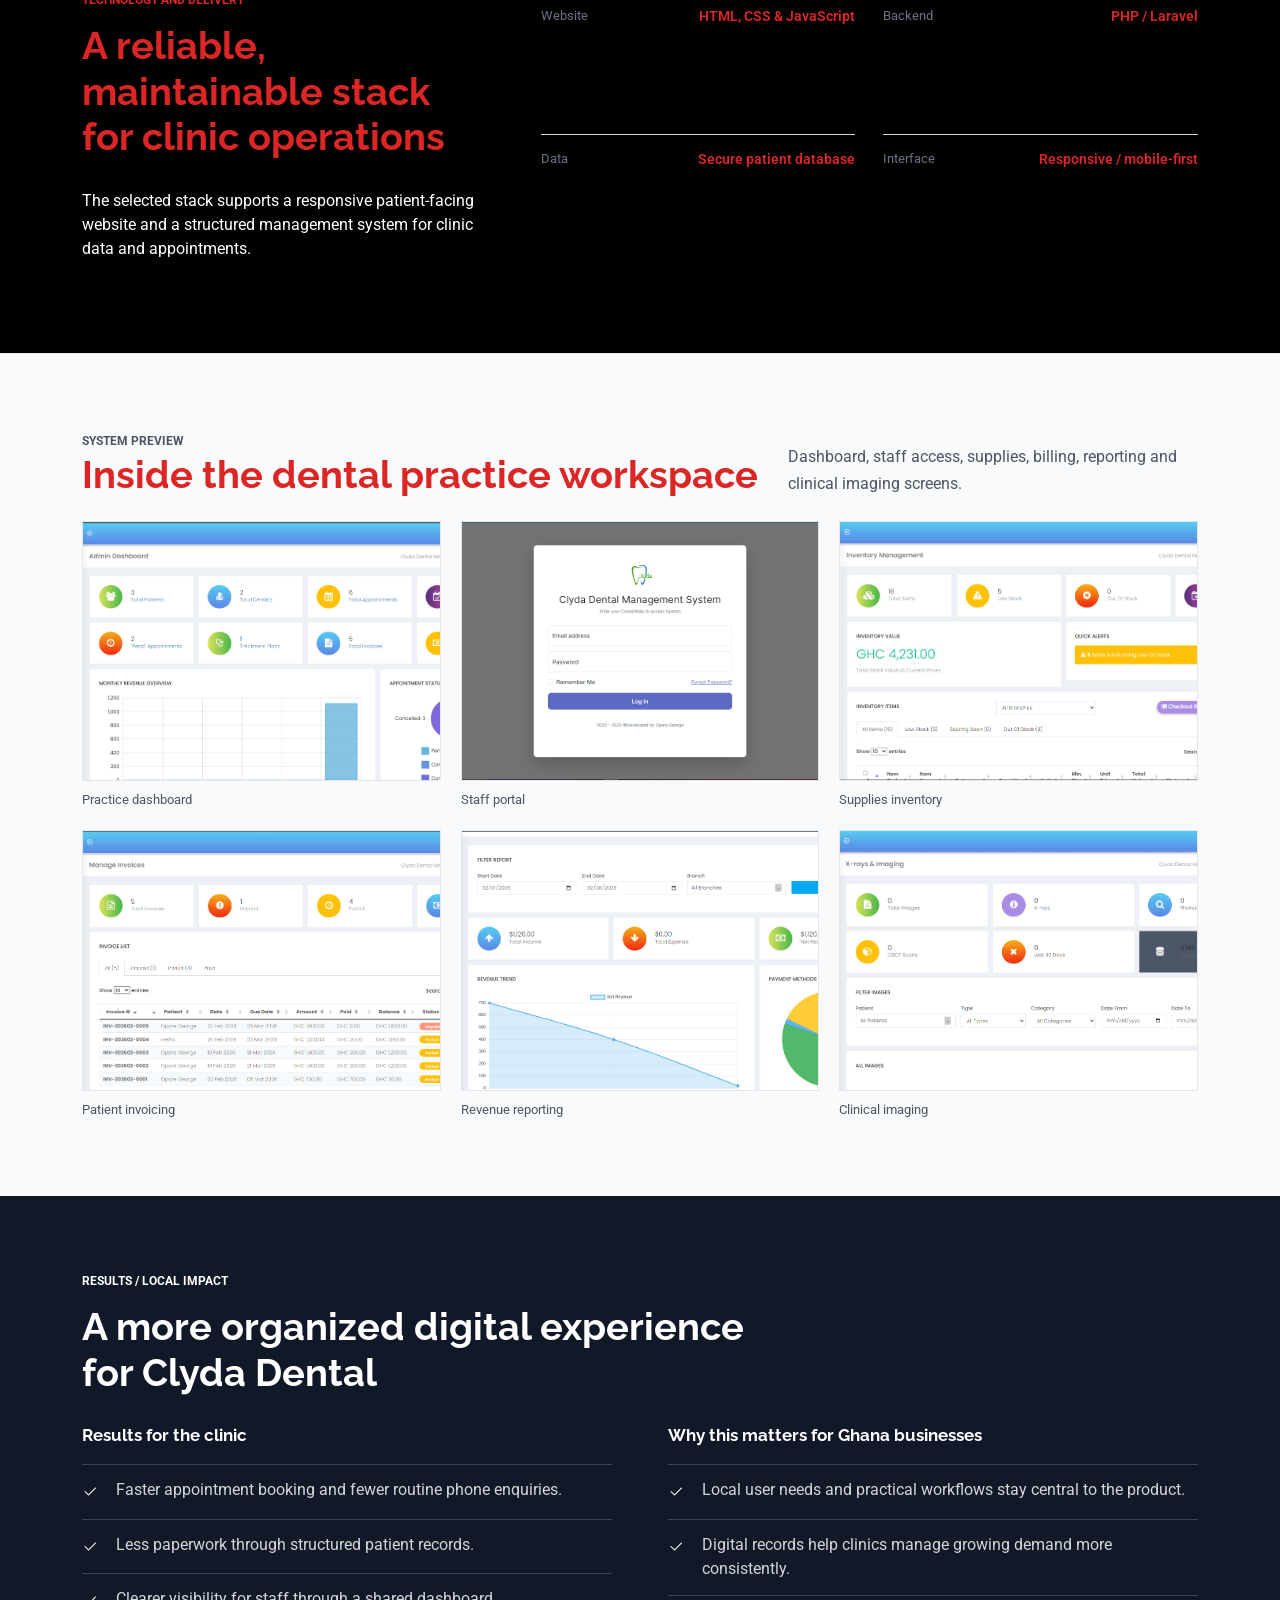
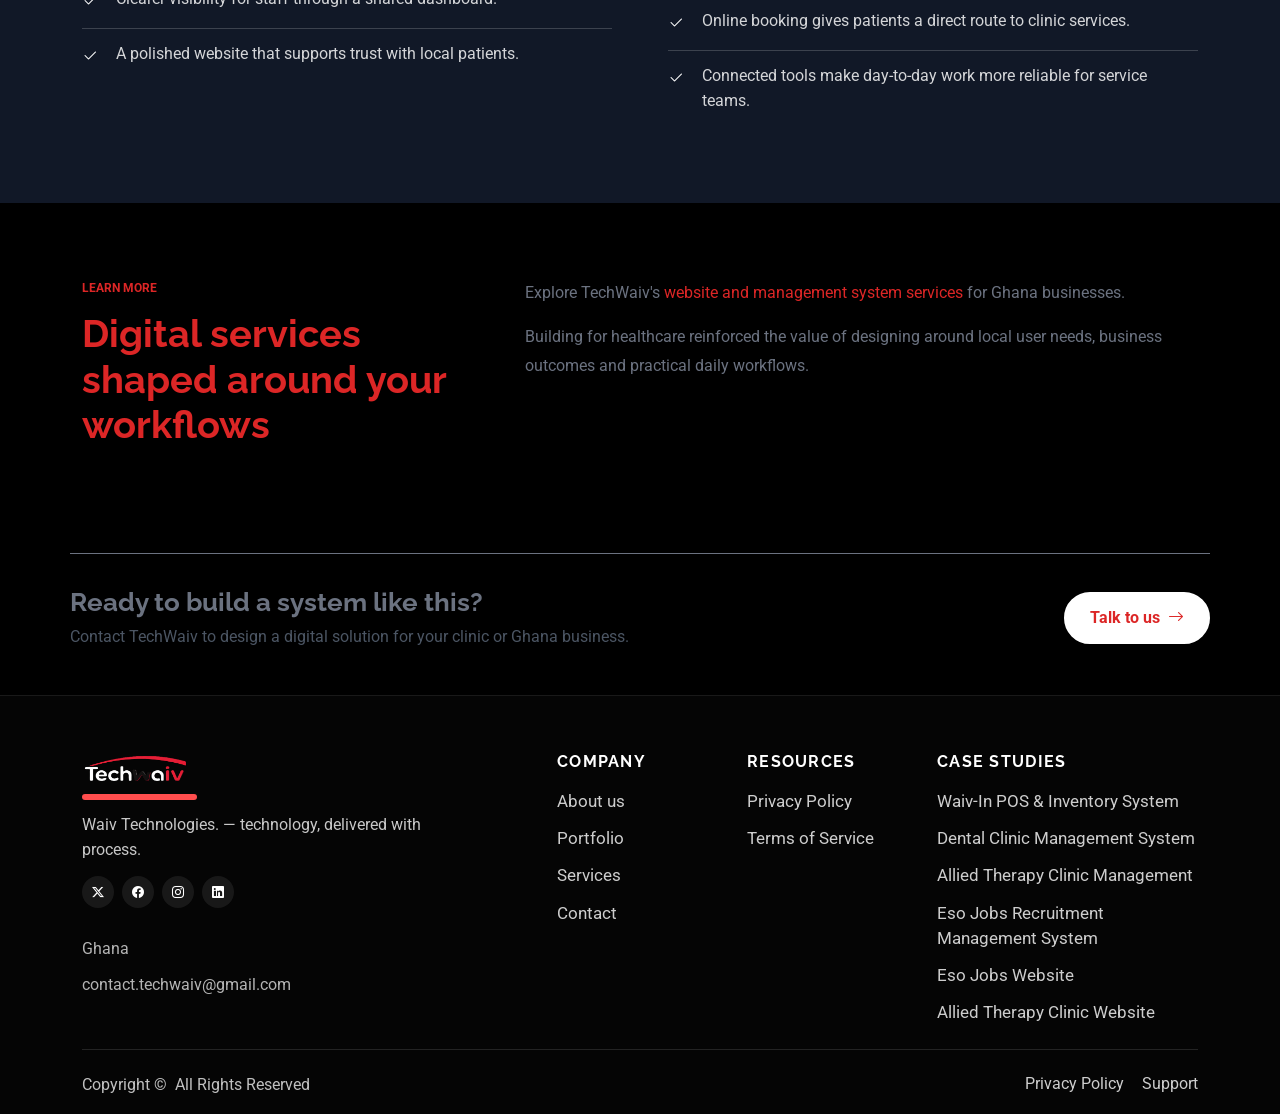
<file: dental-management.html>
<!DOCTYPE html>
<html lang="en">
<head>
  <meta charset="utf-8">
  <meta content="width=device-width, initial-scale=1.0" name="viewport">
  <title>Clyda Dental Management System | TechWaiv</title>
  <meta name="description" content="How TechWaiv built a clinic website, appointment workflow and patient management system for Clyda Dental in Ghana.">
  <link href="https://fonts.googleapis.com" rel="preconnect">
  <link href="https://fonts.gstatic.com" rel="preconnect" crossorigin>
  <link href="https://fonts.googleapis.com/css2?family=Roboto:wght@300;400;500;600;700&family=Raleway:wght@400;500;600;700;800&family=Poppins:wght@300;400;500;600;700&display=swap" rel="stylesheet">
  <link href="assets/vendor/bootstrap/css/bootstrap.min.css" rel="stylesheet">
  <link href="assets/vendor/bootstrap-icons/bootstrap-icons.css" rel="stylesheet">
  <link href="assets/vendor/aos/aos.css" rel="stylesheet">
  <link href="assets/vendor/glightbox/css/glightbox.min.css" rel="stylesheet">
  <link href="assets/css/main.css" rel="stylesheet">
  <link href="assets/css/project-case-study.css" rel="stylesheet">
</head>
<body class="service-details-page">
  <a href="#main" class="skip-link">Skip to main content</a>
  <header id="header" class="header d-flex flex-column justify-content-center">
    <i class="header-toggle d-xl-none bi bi-list"></i>
    <nav id="navmenu" class="navmenu"><ul>
      <li><a href="index.html"><i class="bi bi-house navicon"></i><span>Home</span></a></li>
      <li><a href="about.html"><i class="bi bi-building navicon"></i><span>About Us</span></a></li>
      <li><a href="service-details.html"><i class="bi bi-hdd-stack navicon"></i><span>Services</span></a></li>
      <li><a href="portfolio.html" class="active"><i class="bi bi-images navicon"></i><span>Portfolio</span></a></li>
      <li><a href="testimonials.html"><i class="bi bi-chat-quote navicon"></i><span>Testimonials</span></a></li>
      <li><a href="contact.html"><i class="bi bi-envelope navicon"></i><span>Contact</span></a></li>
    </ul></nav>
  </header>
  <main class="main waiv-case-study" id="main">
    <section class="waiv-intro">
      <div class="container">
        <nav class="waiv-breadcrumb" aria-label="Breadcrumb">
          <a href="index.html">Home</a><i class="bi bi-chevron-right" aria-hidden="true"></i>
          <a href="portfolio.html">Portfolio</a><i class="bi bi-chevron-right" aria-hidden="true"></i>
          <span>Clyda Dental Management</span>
        </nav>
        <div class="waiv-intro-grid">
          <div>
            <p class="waiv-eyebrow">Blog case study / Dental care</p>
            <h1 class="waiv-title">How We Built a Dental Management System<br><span>for a Ghana Clinic</span></h1>
            <p class="waiv-lede">A clinic website, appointment workflow and patient management system built for a dental practice in Ghana.</p>
          </div>
          <figure class="waiv-hero-image">
            <a href="assets/img/projects/dental-ms/dashboard.PNG" class="glightbox" data-gallery="dental-case">
              <img src="assets/img/projects/dental-ms/dashboard.PNG" alt="Clyda Dental practice management dashboard">
            </a>
            <figcaption><span>Clyda Dental practice dashboard</span><span>01 / Overview</span></figcaption>
          </figure>
        </div>
        <div class="waiv-facts" aria-label="Project details">
          <div class="waiv-fact"><span class="waiv-fact-label">Client</span><span class="waiv-fact-value">Clyda Dental</span></div>
          <div class="waiv-fact"><span class="waiv-fact-label">Location</span><span class="waiv-fact-value">Kumasi, Ghana</span></div>
          <div class="waiv-fact"><span class="waiv-fact-label">Scope</span><span class="waiv-fact-value">Website &amp; clinic system</span></div>
          <div class="waiv-fact"><span class="waiv-fact-label">Workflows</span><span class="waiv-fact-value">Booking &amp; patient care</span></div>
        </div>
      </div>
    </section>

    <section class="waiv-section">
      <div class="container waiv-overview">
        <div>
          <p class="waiv-section-kicker">The project</p>
          <h2 class="waiv-section-heading">One connected digital experience for patients and staff</h2>
          <p class="waiv-overview-note">Bring online bookings, patient records and daily clinic workflows into one coordinated service.</p>
        </div>
        <div class="waiv-overview-copy">
          <p>When Clyda Dental asked TechWaiv to modernize clinic operations, they needed more than a website. They needed a digital system combining online bookings, patient records and clinic workflows in one place.</p>
          <p>The solution brings together a patient-facing website and an internal dental management system. Local user needs, mobile-first access and straightforward workflows for receptionists and dental assistants shaped the experience.</p>
        </div>
      </div>
    </section>

    <section class="waiv-context">
      <div class="container">
        <p class="waiv-section-kicker">Problem / Approach</p>
        <h2 class="waiv-section-heading">Replace paper processes with a practical clinic workflow</h2>
        <div class="waiv-context-grid">
          <div class="waiv-context-block">
            <h3>What was getting in the way</h3>
            <ul>
              <li><i class="bi bi-dash-lg" aria-hidden="true"></i><span>Manual appointment logs and phone-based bookings created avoidable admin work.</span></li>
              <li><i class="bi bi-dash-lg" aria-hidden="true"></i><span>Enquiries, double bookings and paperwork took staff time away from patients.</span></li>
              <li><i class="bi bi-dash-lg" aria-hidden="true"></i><span>Patient information was spread across records and spreadsheets.</span></li>
              <li><i class="bi bi-dash-lg" aria-hidden="true"></i><span>Staff needed a better way to coordinate bookings, billing and patient files.</span></li>
            </ul>
          </div>
          <div class="waiv-context-block">
            <h3>How we approached the system</h3>
            <ul>
              <li><i class="bi bi-plus-lg" aria-hidden="true"></i><span>Grounded the design in local user research with clinic staff and patients.</span></li>
              <li><i class="bi bi-plus-lg" aria-hidden="true"></i><span>Designed mobile-first for patients who primarily use smartphones.</span></li>
              <li><i class="bi bi-plus-lg" aria-hidden="true"></i><span>Kept common tasks straightforward for receptionists and dental assistants.</span></li>
              <li><i class="bi bi-plus-lg" aria-hidden="true"></i><span>Provided an admin dashboard for appointments, billing and patient files.</span></li>
            </ul>
          </div>
        </div>
      </div>
    </section>

    <section class="waiv-section">
      <div class="container">
        <div class="waiv-feature-intro">
          <div>
            <p class="waiv-section-kicker">What we built</p>
            <h2 class="waiv-section-heading">Two connected parts of the clinic experience</h2>
          </div>
          <p>A clear public website helps patients find care, while the management system organizes the work behind each visit.</p>
        </div>
        <div class="waiv-feature-list">
          <article class="waiv-feature">  <h3 class="waiv-feature-heading"><i class="bi bi-window" aria-hidden="true"></i>Clinical Module
            </h3>
            <p>Document dental examinations, treatment plans, diagnoses, and clinical notes on a per-patient basis.</p>
          </article>
          <article class="waiv-feature">
            <h3 class="waiv-feature-heading"><i class="bi bi-phone" aria-hidden="true"></i>Mobile-first access</h3>
            <p>Responsive pages and workflows for patients using phones, tablets and desktop devices.</p>
          </article>
          <article class="waiv-feature">
            <h3 class="waiv-feature-heading"><i class="bi bi-person-vcard" aria-hidden="true"></i>Patient Management
            </h3>
            <p>Register, update, and manage complete patient profiles including medical history, treatment records, and contact information.</p>
          </article>
          <article class="waiv-feature">
            <h3 class="waiv-feature-heading"><i class="bi bi-calendar2-check" aria-hidden="true"></i>Appointments & Scheduling</h3>
            <p>Book, confirm, reschedule, or cancel appointments with live status tracking. Visual appointment overview for staff efficiency.</p>
          </article>
          <article class="waiv-feature">
            <h3 class="waiv-feature-heading"><i class="bi bi-receipt" aria-hidden="true"></i>Billing & Invoicing</h3>
            <p>Generate invoices, record partial payments, and track outstanding balances. Full payment history per patient.</p>
          </article>
          <article class="waiv-feature">
            <h3 class="waiv-feature-heading"><i class="bi bi-list-ol" aria-hidden="true"></i>Inventory Management</h3>
            <p>Track dental supplies, consumables, and instruments across branches with low-stock alerts and stock value reporting.</p>
          </article>
          <article class="waiv-feature">
            <h3 class="waiv-feature-heading"><i class="bi bi-clipboard2-pulse" aria-hidden="true"></i>Prescriptions</h3>
            <p>Create and manage medication prescriptions linked directly to patient records and treatment plans.</p>
          </article>
          <article class="waiv-feature">
            <h3 class="waiv-feature-heading"><i class="bi bi-graph-up" aria-hidden="true"></i>Reports & Analytics</h3>
            <p>Revenue trends, appointment analytics, patient activity, treatment summaries, and inventory reports, all filterable by date and branch.</p>
          </article>
        </div>
      </div>
    </section>

    <section class="waiv-context">
      <div class="container">
        <p class="waiv-section-kicker">Practice workflow</p>
        <h2 class="waiv-section-heading">Connect bookings, patient care and operations</h2>
        <div class="waiv-context-grid">
          <div class="waiv-context-block">
            <h3>Patient-facing website</h3>
            <ul>
              <li><i class="bi bi-check2" aria-hidden="true"></i><span>Explain dental services in patient-friendly language.</span></li>
              <li><i class="bi bi-check2" aria-hidden="true"></i><span>Keep pages fast-loading for lower-bandwidth connections.</span></li>
              <li><i class="bi bi-check2" aria-hidden="true"></i><span>Provide contact forms and an appointment request flow.</span></li>
              <li><i class="bi bi-check2" aria-hidden="true"></i><span>Use local search-friendly content and clinic location details.</span></li>
            </ul>
          </div>
          <div class="waiv-context-block">
            <h3>Dental management system</h3>
            <ul>
              <li><i class="bi bi-check2" aria-hidden="true"></i><span>Capture patient registration details and medical history.</span></li>
              <li><i class="bi bi-check2" aria-hidden="true"></i><span>Schedule appointments with dentist assignment and visit tracking.</span></li>
              <li><i class="bi bi-check2" aria-hidden="true"></i><span>Manage invoices, payments and dental inventory.</span></li>
              <li><i class="bi bi-check2" aria-hidden="true"></i><span>Generate daily reports and patient follow-up reminders.</span></li>
            </ul>
          </div>
        </div>
      </div>
    </section>

    <section class="waiv-section">
      <div class="container waiv-tech">
        <div>
          <p class="waiv-section-kicker">Technology and delivery</p>
          <h2 class="waiv-section-heading">A reliable, maintainable stack for clinic operations</h2>
          <p class="waiv-overview-copy">The selected stack supports a responsive patient-facing website and a structured management system for clinic data and appointments.</p>
        </div>
        <div class="waiv-tech-list">
          <div class="waiv-tech-item"><span>Website</span><strong>HTML, CSS &amp; JavaScript</strong></div>
          <div class="waiv-tech-item"><span>Backend</span><strong>PHP / Laravel</strong></div>
          <div class="waiv-tech-item"><span>Data</span><strong>Secure patient database</strong></div>
          <div class="waiv-tech-item"><span>Interface</span><strong>Responsive / mobile-first</strong></div>
        </div>
      </div>
    </section>

    <section class="waiv-section waiv-gallery-section">
      <div class="container">
        <div class="waiv-gallery-heading">
          <div>
            <p class="waiv-section-kicker">System preview</p>
            <h2 class="waiv-section-heading">Inside the dental practice workspace</h2>
          </div>
          <p>Dashboard, staff access, supplies, billing, reporting and clinical imaging screens.</p>
        </div>
        <div class="waiv-gallery">
          <figure class="waiv-shot"><a href="assets/img/projects/dental-ms/dashboard.PNG" class="glightbox" data-gallery="dental-case" aria-label="View the dental practice dashboard"><img src="assets/img/projects/dental-ms/dashboard.PNG" alt="Dental management system dashboard"></a><figcaption>Practice dashboard</figcaption></figure>
          <figure class="waiv-shot"><a href="assets/img/projects/dental-ms/login-page.PNG" class="glightbox" data-gallery="dental-case" aria-label="View staff sign-in"><img src="assets/img/projects/dental-ms/login-page.PNG" alt="Dental clinic staff sign-in"></a><figcaption>Staff portal</figcaption></figure>
          <figure class="waiv-shot"><a href="assets/img/projects/dental-ms/inventory.PNG" class="glightbox" data-gallery="dental-case" aria-label="View dental supplies inventory"><img src="assets/img/projects/dental-ms/inventory.PNG" alt="Dental supplies inventory screen"></a><figcaption>Supplies inventory</figcaption></figure>
          <figure class="waiv-shot"><a href="assets/img/projects/dental-ms/invoice.png" class="glightbox" data-gallery="dental-case" aria-label="View patient invoice"><img src="assets/img/projects/dental-ms/invoice.png" alt="Dental patient invoice"></a><figcaption>Patient invoicing</figcaption></figure>
          <figure class="waiv-shot"><a href="assets/img/projects/dental-ms/rev-report.png" class="glightbox" data-gallery="dental-case" aria-label="View revenue report"><img src="assets/img/projects/dental-ms/rev-report.png" alt="Dental practice revenue report"></a><figcaption>Revenue reporting</figcaption></figure>
          <figure class="waiv-shot"><a href="assets/img/projects/dental-ms/images.png" class="glightbox" data-gallery="dental-case" aria-label="View clinical imaging"><img src="assets/img/projects/dental-ms/images.png" alt="Dental clinical imaging screen"></a><figcaption>Clinical imaging</figcaption></figure>
        </div>
      </div>
    </section>

    <section class="waiv-context">
      <div class="container">
        <p class="waiv-section-kicker">Results / Local impact</p>
        <h2 class="waiv-section-heading">A more organized digital experience for Clyda Dental</h2>
        <div class="waiv-context-grid">
          <div class="waiv-context-block">
            <h3>Results for the clinic</h3>
            <ul>
              <li><i class="bi bi-check2" aria-hidden="true"></i><span>Faster appointment booking and fewer routine phone enquiries.</span></li>
              <li><i class="bi bi-check2" aria-hidden="true"></i><span>Less paperwork through structured patient records.</span></li>
              <li><i class="bi bi-check2" aria-hidden="true"></i><span>Clearer visibility for staff through a shared dashboard.</span></li>
              <li><i class="bi bi-check2" aria-hidden="true"></i><span>A polished website that supports trust with local patients.</span></li>
            </ul>
          </div>
          <div class="waiv-context-block">
            <h3>Why this matters for Ghana businesses</h3>
            <ul>
              <li><i class="bi bi-check2" aria-hidden="true"></i><span>Local user needs and practical workflows stay central to the product.</span></li>
              <li><i class="bi bi-check2" aria-hidden="true"></i><span>Digital records help clinics manage growing demand more consistently.</span></li>
              <li><i class="bi bi-check2" aria-hidden="true"></i><span>Online booking gives patients a direct route to clinic services.</span></li>
              <li><i class="bi bi-check2" aria-hidden="true"></i><span>Connected tools make day-to-day work more reliable for service teams.</span></li>
            </ul>
          </div>
        </div>
      </div>
    </section>

    <section class="waiv-section">
      <div class="container waiv-overview">
        <div>
          <p class="waiv-section-kicker">Learn more</p>
          <h2 class="waiv-section-heading">Digital services shaped around your workflows</h2>
        </div>
        <div class="waiv-overview-copy">
          <p>Explore TechWaiv's <a href="service-details.html">website and management system services</a> for Ghana businesses.</p>
          <p>Building for healthcare reinforced the value of designing around local user needs, business outcomes and practical daily workflows.</p>
        </div>
      </div>
    </section>

    <section class="container waiv-cta">
      <div>
        <h2>Ready to build a system like this?</h2>
        <p>Contact TechWaiv to design a digital solution for your clinic or Ghana business.</p>
      </div>
      <a href="contact.html" class="btn-cta btn btn-primary">Talk to us <i class="bi bi-arrow-right ms-1" aria-hidden="true"></i></a>
    </section>
  </main>
  <footer id="footer" class="footer position-relative"><div class="container"><div class="footer-top"><div class="row gy-4">
    <div class="col-lg-5 col-md-6"><div class="footer-brand"><a href="index.html" class="logo-link" aria-label="TechWaiv home"><img src="assets/img/logo.png" alt="TechWaiv Logo" class="footer-logo-img"></a><p>Waiv Technologies. — technology, delivered with process.</p>
            <div class="social-links">
              <a href="#" aria-label="TechWaiv on X"><i class="bi bi-twitter-x"></i></a>
              <a href="#" aria-label="TechWaiv on Facebook"><i class="bi bi-facebook"></i></a>
              <a href="#" aria-label="TechWaiv on Instagram"><i class="bi bi-instagram"></i></a>
              <a href="#" aria-label="TechWaiv on LinkedIn"><i class="bi bi-linkedin"></i></a>
            </div><div class="footer-contact"><p>Ghana</p><p>contact.techwaiv@gmail.com</p></div></div></div>
    <div class="col-lg-2 col-md-6"><h4>Company</h4><ul class="footer-links"><li><a href="about.html">About us</a></li><li><a href="portfolio.html">Portfolio</a></li><li><a href="service-details.html">Services</a></li><li><a href="contact.html">Contact</a></li></ul></div>
    <div class="col-lg-2 col-md-6"><h4>Resources</h4><ul class="footer-links"><li><a href="privacy-policy.html">Privacy Policy</a></li><li><a href="privacy-policy.html">Terms of Service</a></li></ul></div>
    <div class="col-lg-3 col-md-6"><h4>Case Studies</h4><ul class="footer-links"><li><a href="waiv-in.html">Waiv-In POS &amp; Inventory System</a></li><li><a href="dental-management.html">Dental Clinic Management System</a></li><li><a href="allied-therapy-management.html">Allied Therapy Clinic Management</a></li><li><a href="esojobs-management.html">Eso Jobs Recruitment Management System</a></li><li><a href="esojobs-website.html">Eso Jobs Website</a></li><li><a href="allied-therapy-website.html">Allied Therapy Clinic Website</a></li></ul></div>
  </div></div><div class="footer-bottom"><div class="copyright"><span>Copyright &copy; <span id="copyright-year"></span></span><span>All Rights Reserved</span></div><ul class="legal-links"><li><a href="privacy-policy.html">Privacy Policy</a></li><li><a href="contact.html">Support</a></li></ul></div></div></footer>
  <a href="#" id="scroll-top" class="scroll-top d-flex align-items-center justify-content-center" aria-label="Back to top"><i class="bi bi-arrow-up-short"></i></a><div id="preloader"></div>
  <script src="assets/vendor/bootstrap/js/bootstrap.bundle.min.js"></script><script src="assets/vendor/aos/aos.js"></script><script src="assets/vendor/glightbox/js/glightbox.min.js"></script><script src="assets/js/main.js"></script>
</body>
</html>
</file>
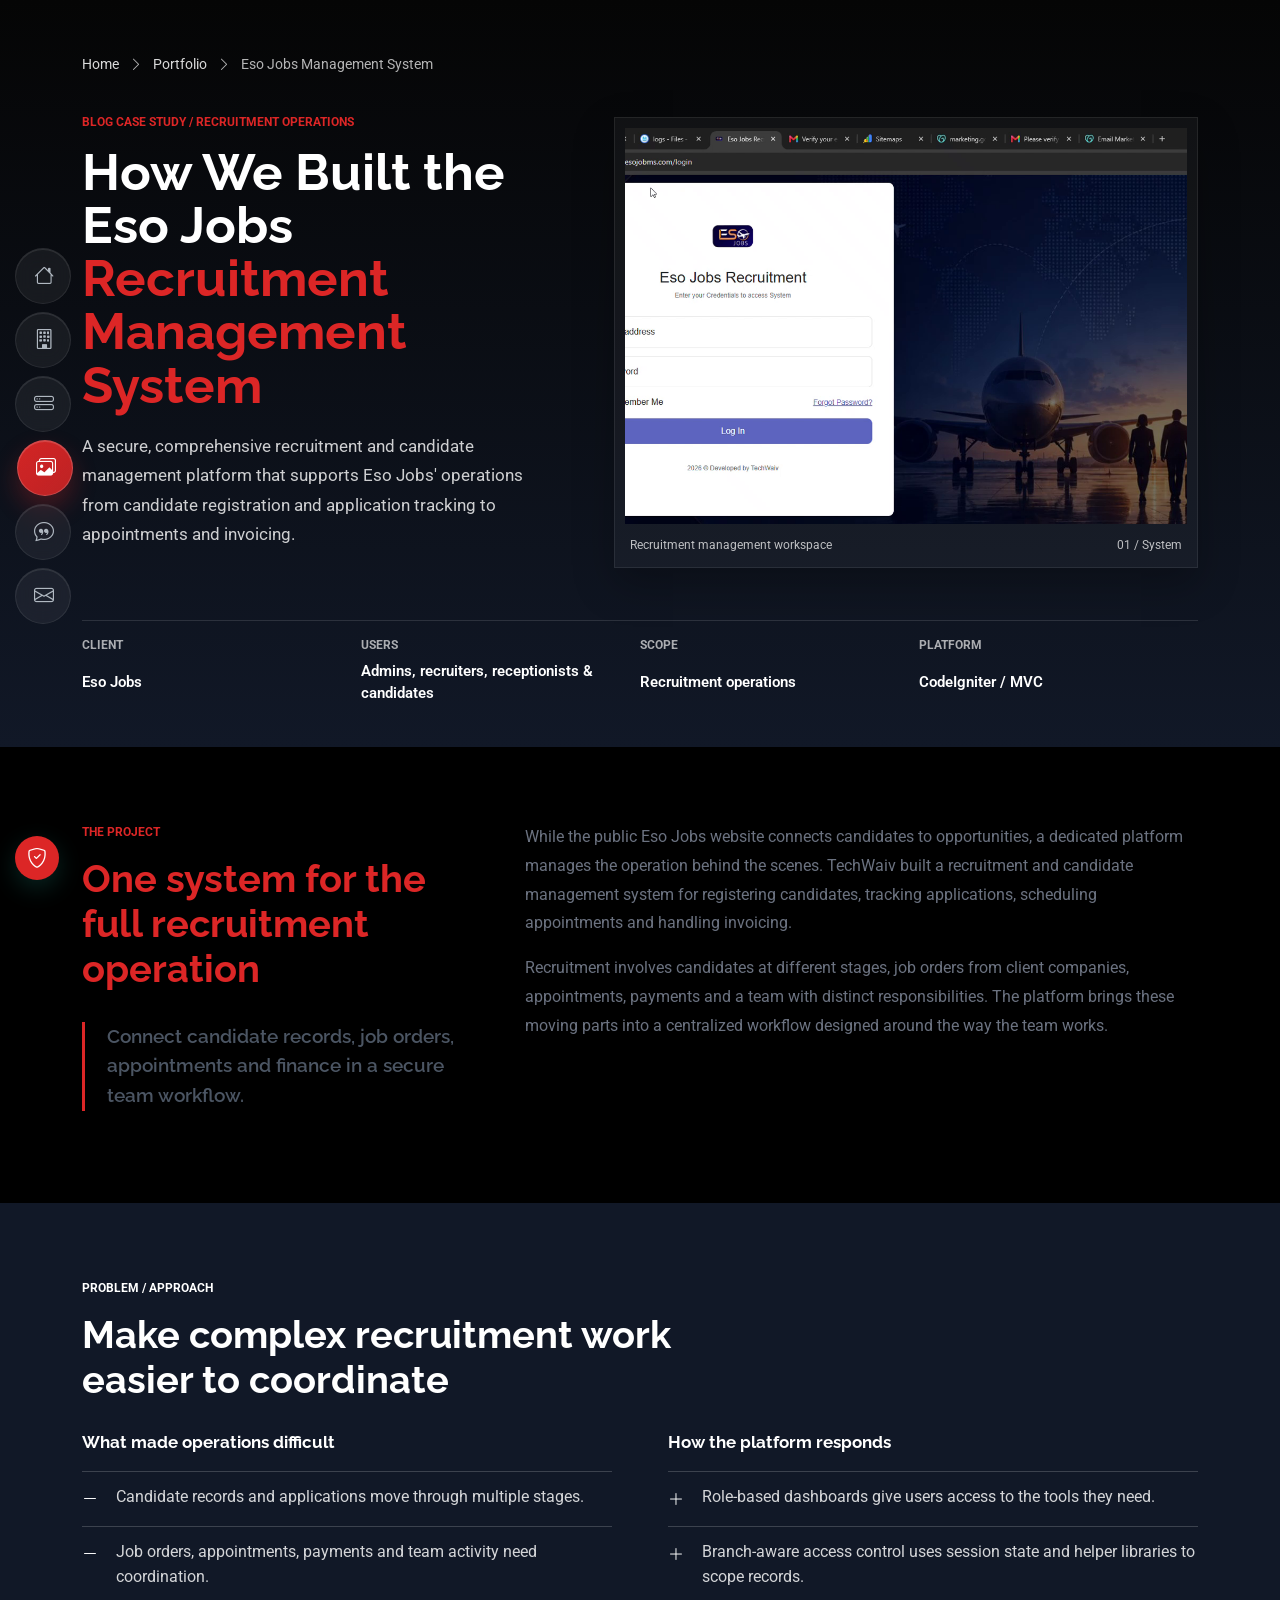
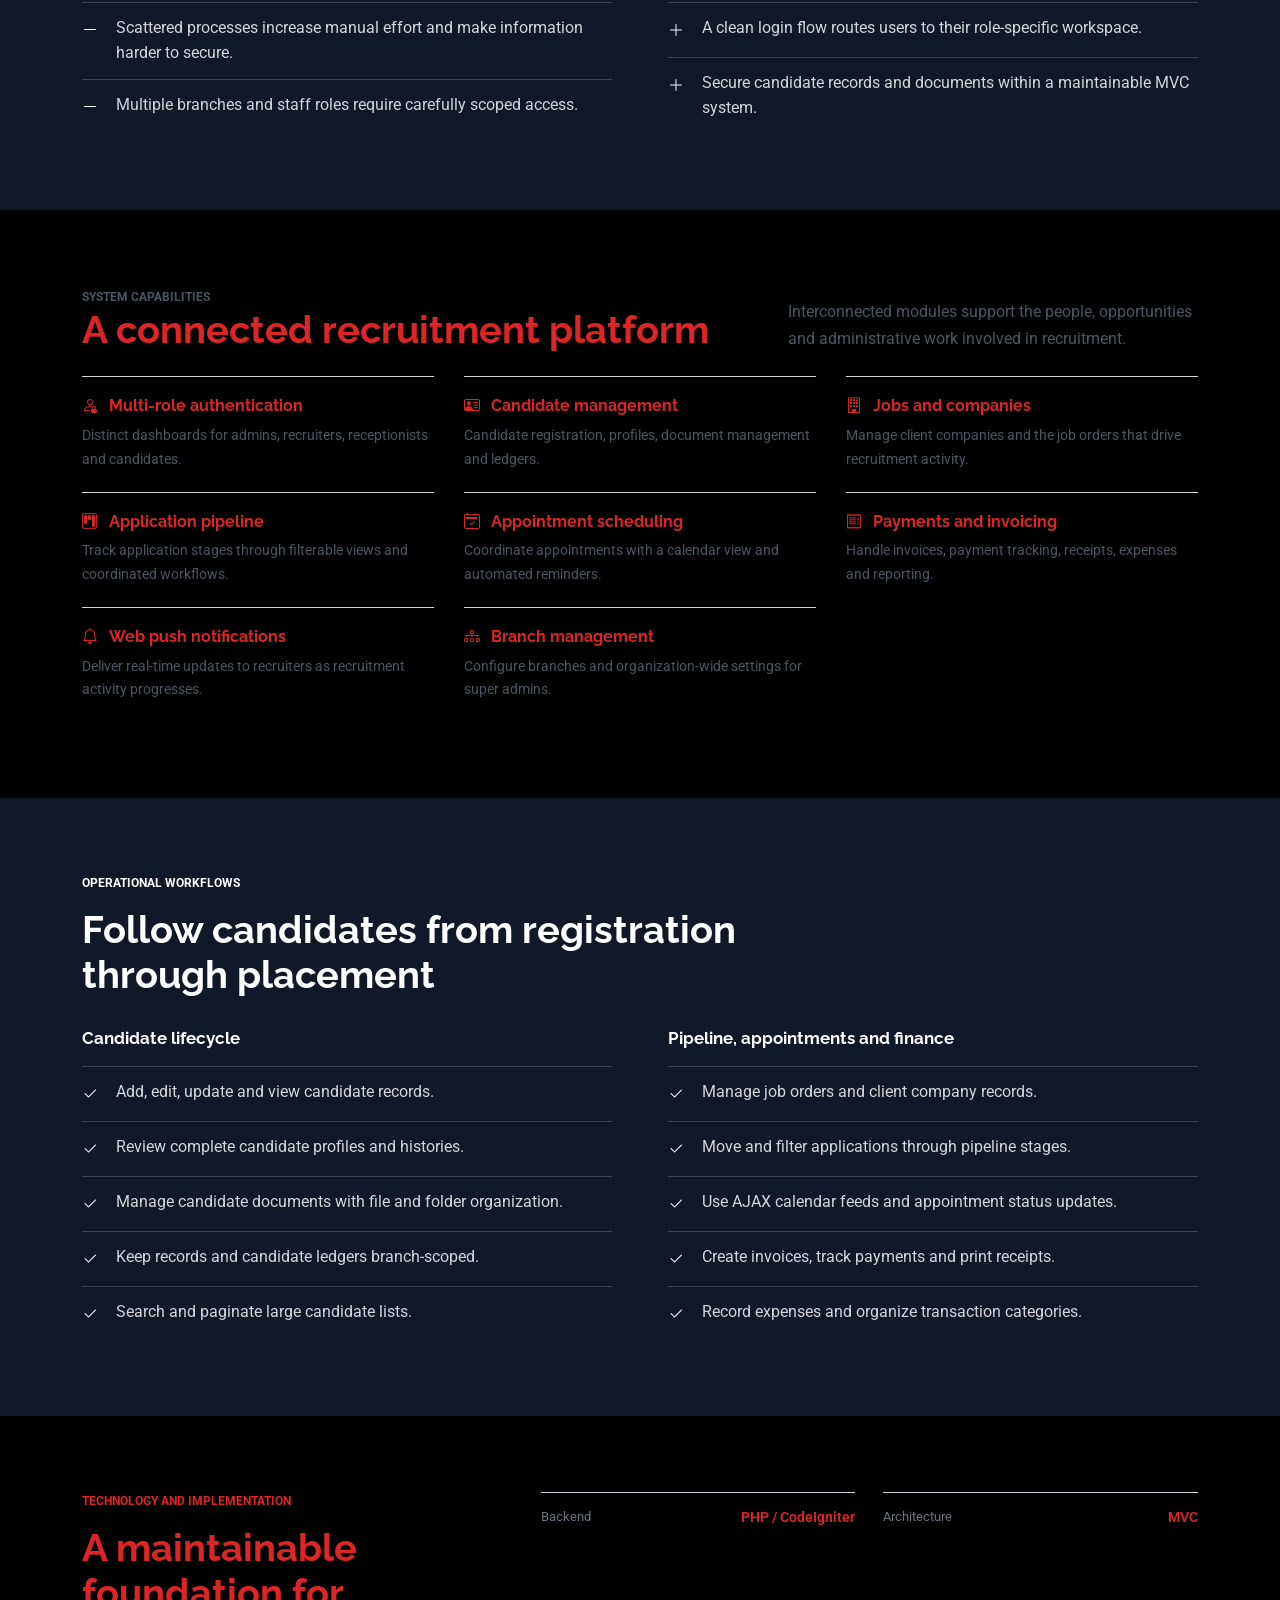
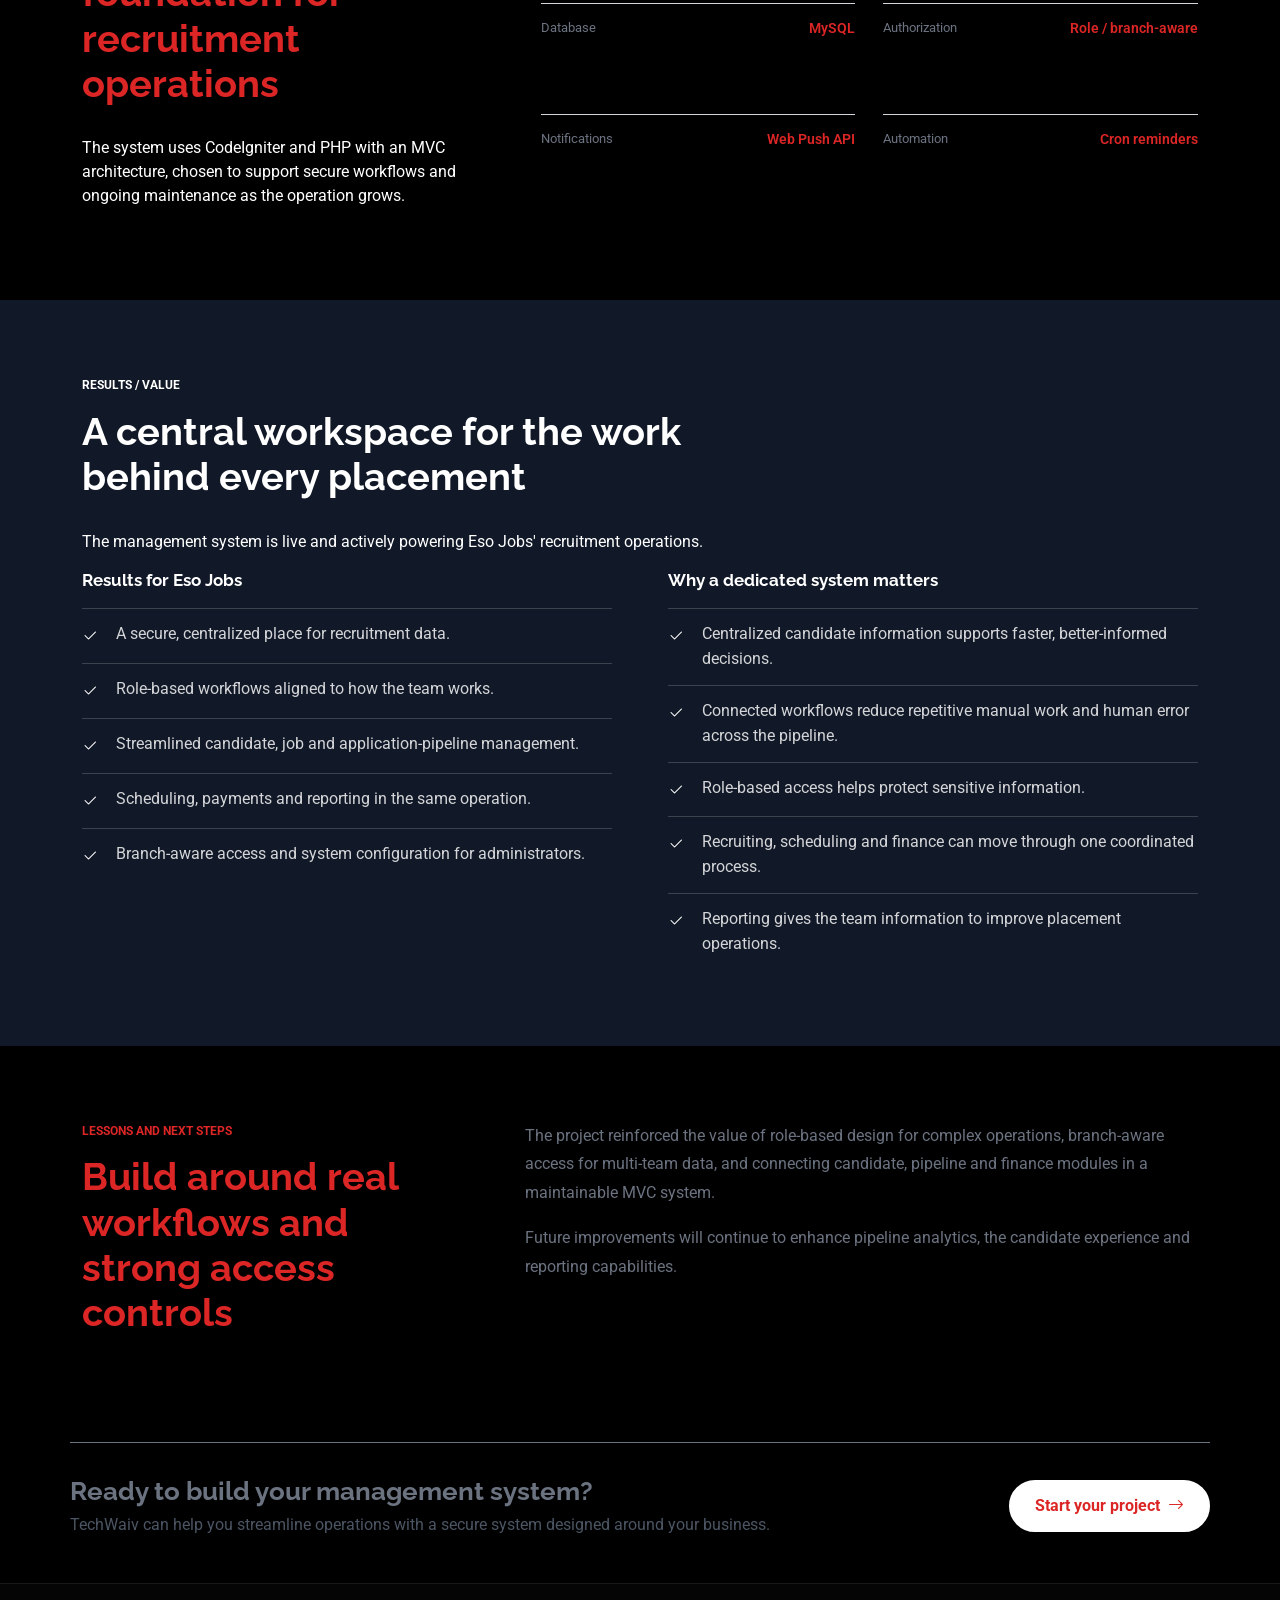
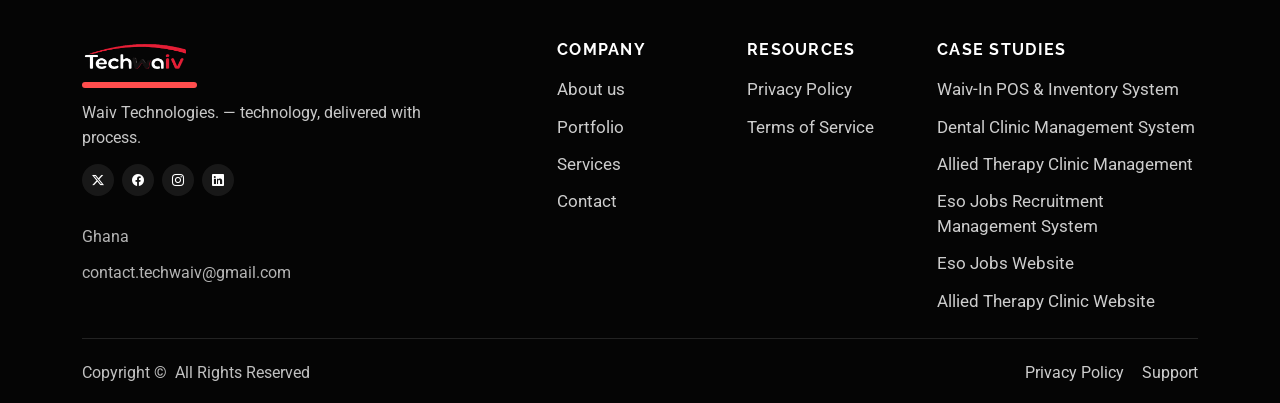
<file: esojobs-management.html>
<!DOCTYPE html>
<html lang="en">
<head>
  <meta charset="utf-8"><meta content="width=device-width, initial-scale=1.0" name="viewport">
  <title>Eso Jobs Recruitment Management System | TechWaiv</title>
  <meta name="description" content="How TechWaiv built Eso Jobs a secure, role-based recruitment management system for candidates, applications, appointments, payments and branch operations.">
  <link href="https://fonts.googleapis.com" rel="preconnect"><link href="https://fonts.gstatic.com" rel="preconnect" crossorigin>
  <link href="https://fonts.googleapis.com/css2?family=Roboto:wght@300;400;500;600;700&family=Raleway:wght@400;500;600;700;800&family=Poppins:wght@300;400;500;600;700&display=swap" rel="stylesheet">
  <link href="assets/vendor/bootstrap/css/bootstrap.min.css" rel="stylesheet"><link href="assets/vendor/bootstrap-icons/bootstrap-icons.css" rel="stylesheet"><link href="assets/vendor/aos/aos.css" rel="stylesheet"><link href="assets/vendor/glightbox/css/glightbox.min.css" rel="stylesheet"><link href="assets/css/main.css" rel="stylesheet"><link href="assets/css/project-case-study.css" rel="stylesheet">
</head>
<body class="service-details-page">
  <a href="#main" class="skip-link">Skip to main content</a>
  <header id="header" class="header d-flex flex-column justify-content-center"><i class="header-toggle d-xl-none bi bi-list"></i><nav id="navmenu" class="navmenu"><ul><li><a href="index.html"><i class="bi bi-house navicon"></i><span>Home</span></a></li><li><a href="about.html"><i class="bi bi-building navicon"></i><span>About Us</span></a></li><li><a href="service-details.html"><i class="bi bi-hdd-stack navicon"></i><span>Services</span></a></li><li><a href="portfolio.html" class="active"><i class="bi bi-images navicon"></i><span>Portfolio</span></a></li><li><a href="testimonials.html"><i class="bi bi-chat-quote navicon"></i><span>Testimonials</span></a></li><li><a href="contact.html"><i class="bi bi-envelope navicon"></i><span>Contact</span></a></li></ul></nav></header>
  <main class="main waiv-case-study" id="main">
    <section class="waiv-intro">
      <div class="container">
        <nav class="waiv-breadcrumb" aria-label="Breadcrumb">
          <a href="index.html">Home</a><i class="bi bi-chevron-right" aria-hidden="true"></i>
          <a href="portfolio.html">Portfolio</a><i class="bi bi-chevron-right" aria-hidden="true"></i>
          <span>Eso Jobs Management System</span>
        </nav>
        <div class="waiv-intro-grid">
          <div>
            <p class="waiv-eyebrow">Blog case study / Recruitment operations</p>
            <h1 class="waiv-title">How We Built the Eso Jobs<br><span>Recruitment Management System</span></h1>
            <p class="waiv-lede">A secure, comprehensive recruitment and candidate management platform that supports Eso Jobs' operations from candidate registration and application tracking to appointments and invoicing.</p>
          </div>
          <figure class="waiv-hero-image">
            <a href="assets/img/projects/esojob/ms/esojobs-management-preview.png" class="glightbox" data-gallery="esojobs-system">
              <img src="assets/img/projects/esojob/ms/esojobs-management-preview.png" alt="Eso Jobs recruitment management system preview">
            </a>
            <figcaption><span>Recruitment management workspace</span><span>01 / System</span></figcaption>
          </figure>
        </div>
        <div class="waiv-facts" aria-label="Project details">
          <div class="waiv-fact"><span class="waiv-fact-label">Client</span><span class="waiv-fact-value">Eso Jobs</span></div>
          <div class="waiv-fact"><span class="waiv-fact-label">Users</span><span class="waiv-fact-value">Admins, recruiters, receptionists &amp; candidates</span></div>
          <div class="waiv-fact"><span class="waiv-fact-label">Scope</span><span class="waiv-fact-value">Recruitment operations</span></div>
          <div class="waiv-fact"><span class="waiv-fact-label">Platform</span><span class="waiv-fact-value">CodeIgniter / MVC</span></div>
        </div>
      </div>
    </section>

    <section class="waiv-section">
      <div class="container waiv-overview">
        <div>
          <p class="waiv-section-kicker">The project</p>
          <h2 class="waiv-section-heading">One system for the full recruitment operation</h2>
          <p class="waiv-overview-note">Connect candidate records, job orders, appointments and finance in a secure team workflow.</p>
        </div>
        <div class="waiv-overview-copy">
          <p>While the public Eso Jobs website connects candidates to opportunities, a dedicated platform manages the operation behind the scenes. TechWaiv built a recruitment and candidate management system for registering candidates, tracking applications, scheduling appointments and handling invoicing.</p>
          <p>Recruitment involves candidates at different stages, job orders from client companies, appointments, payments and a team with distinct responsibilities. The platform brings these moving parts into a centralized workflow designed around the way the team works.</p>
        </div>
      </div>
    </section>

    <section class="waiv-context">
      <div class="container">
        <p class="waiv-section-kicker">Problem / Approach</p>
        <h2 class="waiv-section-heading">Make complex recruitment work easier to coordinate</h2>
        <div class="waiv-context-grid">
          <div class="waiv-context-block">
            <h3>What made operations difficult</h3>
            <ul>
              <li><i class="bi bi-dash-lg" aria-hidden="true"></i><span>Candidate records and applications move through multiple stages.</span></li>
              <li><i class="bi bi-dash-lg" aria-hidden="true"></i><span>Job orders, appointments, payments and team activity need coordination.</span></li>
              <li><i class="bi bi-dash-lg" aria-hidden="true"></i><span>Scattered processes increase manual effort and make information harder to secure.</span></li>
              <li><i class="bi bi-dash-lg" aria-hidden="true"></i><span>Multiple branches and staff roles require carefully scoped access.</span></li>
            </ul>
          </div>
          <div class="waiv-context-block">
            <h3>How the platform responds</h3>
            <ul>
              <li><i class="bi bi-plus-lg" aria-hidden="true"></i><span>Role-based dashboards give users access to the tools they need.</span></li>
              <li><i class="bi bi-plus-lg" aria-hidden="true"></i><span>Branch-aware access control uses session state and helper libraries to scope records.</span></li>
              <li><i class="bi bi-plus-lg" aria-hidden="true"></i><span>A clean login flow routes users to their role-specific workspace.</span></li>
              <li><i class="bi bi-plus-lg" aria-hidden="true"></i><span>Secure candidate records and documents within a maintainable MVC system.</span></li>
            </ul>
          </div>
        </div>
      </div>
    </section>

    <section class="waiv-section">
      <div class="container">
        <div class="waiv-feature-intro">
          <div>
            <p class="waiv-section-kicker">System capabilities</p>
            <h2 class="waiv-section-heading">A connected recruitment platform</h2>
          </div>
          <p>Interconnected modules support the people, opportunities and administrative work involved in recruitment.</p>
        </div>
        <div class="waiv-feature-list">
          <article class="waiv-feature"><h3 class="waiv-feature-heading"><i class="bi bi-person-lock" aria-hidden="true"></i>Multi-role authentication</h3><p>Distinct dashboards for admins, recruiters, receptionists and candidates.</p></article>
          <article class="waiv-feature"><h3 class="waiv-feature-heading"><i class="bi bi-person-vcard" aria-hidden="true"></i>Candidate management</h3><p>Candidate registration, profiles, document management and ledgers.</p></article>
          <article class="waiv-feature"><h3 class="waiv-feature-heading"><i class="bi bi-building" aria-hidden="true"></i>Jobs and companies</h3><p>Manage client companies and the job orders that drive recruitment activity.</p></article>
          <article class="waiv-feature"><h3 class="waiv-feature-heading"><i class="bi bi-kanban" aria-hidden="true"></i>Application pipeline</h3><p>Track application stages through filterable views and coordinated workflows.</p></article>
          <article class="waiv-feature"><h3 class="waiv-feature-heading"><i class="bi bi-calendar2-check" aria-hidden="true"></i>Appointment scheduling</h3><p>Coordinate appointments with a calendar view and automated reminders.</p></article>
          <article class="waiv-feature"><h3 class="waiv-feature-heading"><i class="bi bi-receipt" aria-hidden="true"></i>Payments and invoicing</h3><p>Handle invoices, payment tracking, receipts, expenses and reporting.</p></article>
          <article class="waiv-feature"><h3 class="waiv-feature-heading"><i class="bi bi-bell" aria-hidden="true"></i>Web push notifications</h3><p>Deliver real-time updates to recruiters as recruitment activity progresses.</p></article>
          <article class="waiv-feature"><h3 class="waiv-feature-heading"><i class="bi bi-diagram-3" aria-hidden="true"></i>Branch management</h3><p>Configure branches and organization-wide settings for super admins.</p></article>
        </div>
      </div>
    </section>

    <section class="waiv-context">
      <div class="container">
        <p class="waiv-section-kicker">Operational workflows</p>
        <h2 class="waiv-section-heading">Follow candidates from registration through placement</h2>
        <div class="waiv-context-grid">
          <div class="waiv-context-block">
            <h3>Candidate lifecycle</h3>
            <ul>
              <li><i class="bi bi-check2" aria-hidden="true"></i><span>Add, edit, update and view candidate records.</span></li>
              <li><i class="bi bi-check2" aria-hidden="true"></i><span>Review complete candidate profiles and histories.</span></li>
              <li><i class="bi bi-check2" aria-hidden="true"></i><span>Manage candidate documents with file and folder organization.</span></li>
              <li><i class="bi bi-check2" aria-hidden="true"></i><span>Keep records and candidate ledgers branch-scoped.</span></li>
              <li><i class="bi bi-check2" aria-hidden="true"></i><span>Search and paginate large candidate lists.</span></li>
            </ul>
          </div>
          <div class="waiv-context-block">
            <h3>Pipeline, appointments and finance</h3>
            <ul>
              <li><i class="bi bi-check2" aria-hidden="true"></i><span>Manage job orders and client company records.</span></li>
              <li><i class="bi bi-check2" aria-hidden="true"></i><span>Move and filter applications through pipeline stages.</span></li>
              <li><i class="bi bi-check2" aria-hidden="true"></i><span>Use AJAX calendar feeds and appointment status updates.</span></li>
              <li><i class="bi bi-check2" aria-hidden="true"></i><span>Create invoices, track payments and print receipts.</span></li>
              <li><i class="bi bi-check2" aria-hidden="true"></i><span>Record expenses and organize transaction categories.</span></li>
            </ul>
          </div>
        </div>
      </div>
    </section>

    <section class="waiv-section">
      <div class="container waiv-tech">
        <div>
          <p class="waiv-section-kicker">Technology and implementation</p>
          <h2 class="waiv-section-heading">A maintainable foundation for recruitment operations</h2>
          <p class="waiv-overview-copy">The system uses CodeIgniter and PHP with an MVC architecture, chosen to support secure workflows and ongoing maintenance as the operation grows.</p>
        </div>
        <div class="waiv-tech-list">
          <div class="waiv-tech-item"><span>Backend</span><strong>PHP / CodeIgniter</strong></div>
          <div class="waiv-tech-item"><span>Architecture</span><strong>MVC</strong></div>
          <div class="waiv-tech-item"><span>Database</span><strong>MySQL</strong></div>
          <div class="waiv-tech-item"><span>Authorization</span><strong>Role / branch-aware</strong></div>
          <div class="waiv-tech-item"><span>Notifications</span><strong>Web Push API</strong></div>
          <div class="waiv-tech-item"><span>Automation</span><strong>Cron reminders</strong></div>
        </div>
      </div>
    </section>

    <section class="waiv-context">
      <div class="container">
        <p class="waiv-section-kicker">Results / Value</p>
        <h2 class="waiv-section-heading">A central workspace for the work behind every placement</h2>
        <p>The management system is live and actively powering Eso Jobs' recruitment operations.</p>
        <div class="waiv-context-grid">
          <div class="waiv-context-block">
            <h3>Results for Eso Jobs</h3>
            <ul>
              <li><i class="bi bi-check2" aria-hidden="true"></i><span>A secure, centralized place for recruitment data.</span></li>
              <li><i class="bi bi-check2" aria-hidden="true"></i><span>Role-based workflows aligned to how the team works.</span></li>
              <li><i class="bi bi-check2" aria-hidden="true"></i><span>Streamlined candidate, job and application-pipeline management.</span></li>
              <li><i class="bi bi-check2" aria-hidden="true"></i><span>Scheduling, payments and reporting in the same operation.</span></li>
              <li><i class="bi bi-check2" aria-hidden="true"></i><span>Branch-aware access and system configuration for administrators.</span></li>
            </ul>
          </div>
          <div class="waiv-context-block">
            <h3>Why a dedicated system matters</h3>
            <ul>
              <li><i class="bi bi-check2" aria-hidden="true"></i><span>Centralized candidate information supports faster, better-informed decisions.</span></li>
              <li><i class="bi bi-check2" aria-hidden="true"></i><span>Connected workflows reduce repetitive manual work and human error across the pipeline.</span></li>
              <li><i class="bi bi-check2" aria-hidden="true"></i><span>Role-based access helps protect sensitive information.</span></li>
              <li><i class="bi bi-check2" aria-hidden="true"></i><span>Recruiting, scheduling and finance can move through one coordinated process.</span></li>
              <li><i class="bi bi-check2" aria-hidden="true"></i><span>Reporting gives the team information to improve placement operations.</span></li>
            </ul>
          </div>
        </div>
      </div>
    </section>

    <section class="waiv-section">
      <div class="container waiv-overview">
        <div>
          <p class="waiv-section-kicker">Lessons and next steps</p>
          <h2 class="waiv-section-heading">Build around real workflows and strong access controls</h2>
        </div>
        <div class="waiv-overview-copy">
          <p>The project reinforced the value of role-based design for complex operations, branch-aware access for multi-team data, and connecting candidate, pipeline and finance modules in a maintainable MVC system.</p>
          <p>Future improvements will continue to enhance pipeline analytics, the candidate experience and reporting capabilities.</p>
        </div>
      </div>
    </section>

    <section class="container waiv-cta">
      <div>
        <h2>Ready to build your management system?</h2>
        <p>TechWaiv can help you streamline operations with a secure system designed around your business.</p>
      </div>
      <a href="contact.html" class="btn-cta btn btn-primary">Start your project <i class="bi bi-arrow-right ms-1" aria-hidden="true"></i></a>
    </section>
  </main>
  <footer id="footer" class="footer position-relative"><div class="container"><div class="footer-top"><div class="row gy-4"><div class="col-lg-5 col-md-6"><div class="footer-brand"><a href="index.html" class="logo-link" aria-label="TechWaiv home"><img src="assets/img/logo.png" alt="TechWaiv Logo" class="footer-logo-img"></a><p>Waiv Technologies. — technology, delivered with process.</p>
            <div class="social-links">
              <a href="#" aria-label="TechWaiv on X"><i class="bi bi-twitter-x"></i></a>
              <a href="#" aria-label="TechWaiv on Facebook"><i class="bi bi-facebook"></i></a>
              <a href="#" aria-label="TechWaiv on Instagram"><i class="bi bi-instagram"></i></a>
              <a href="#" aria-label="TechWaiv on LinkedIn"><i class="bi bi-linkedin"></i></a>
            </div><div class="footer-contact"><p>Ghana</p><p>contact.techwaiv@gmail.com</p></div></div></div><div class="col-lg-2 col-md-6"><h4>Company</h4><ul class="footer-links"><li><a href="about.html">About us</a></li><li><a href="portfolio.html">Portfolio</a></li><li><a href="service-details.html">Services</a></li><li><a href="contact.html">Contact</a></li></ul></div><div class="col-lg-2 col-md-6"><h4>Resources</h4><ul class="footer-links"><li><a href="privacy-policy.html">Privacy Policy</a></li><li><a href="privacy-policy.html">Terms of Service</a></li></ul></div><div class="col-lg-3 col-md-6"><h4>Case Studies</h4><ul class="footer-links"><li><a href="waiv-in.html">Waiv-In POS &amp; Inventory System</a></li><li><a href="dental-management.html">Dental Clinic Management System</a></li><li><a href="allied-therapy-management.html">Allied Therapy Clinic Management</a></li><li><a href="esojobs-management.html">Eso Jobs Recruitment Management System</a></li><li><a href="esojobs-website.html">Eso Jobs Website</a></li><li><a href="allied-therapy-website.html">Allied Therapy Clinic Website</a></li></ul></div></div></div><div class="footer-bottom"><div class="copyright"><span>Copyright &copy; <span id="copyright-year"></span></span><span>All Rights Reserved</span></div><ul class="legal-links"><li><a href="privacy-policy.html">Privacy Policy</a></li><li><a href="contact.html">Support</a></li></ul></div></div></footer>
  <a href="#" id="scroll-top" class="scroll-top d-flex align-items-center justify-content-center" aria-label="Back to top"><i class="bi bi-arrow-up-short"></i></a><div id="preloader"></div><script src="assets/vendor/bootstrap/js/bootstrap.bundle.min.js"></script><script src="assets/vendor/aos/aos.js"></script><script src="assets/vendor/glightbox/js/glightbox.min.js"></script><script src="assets/js/main.js"></script>
</body>
</html>
</file>
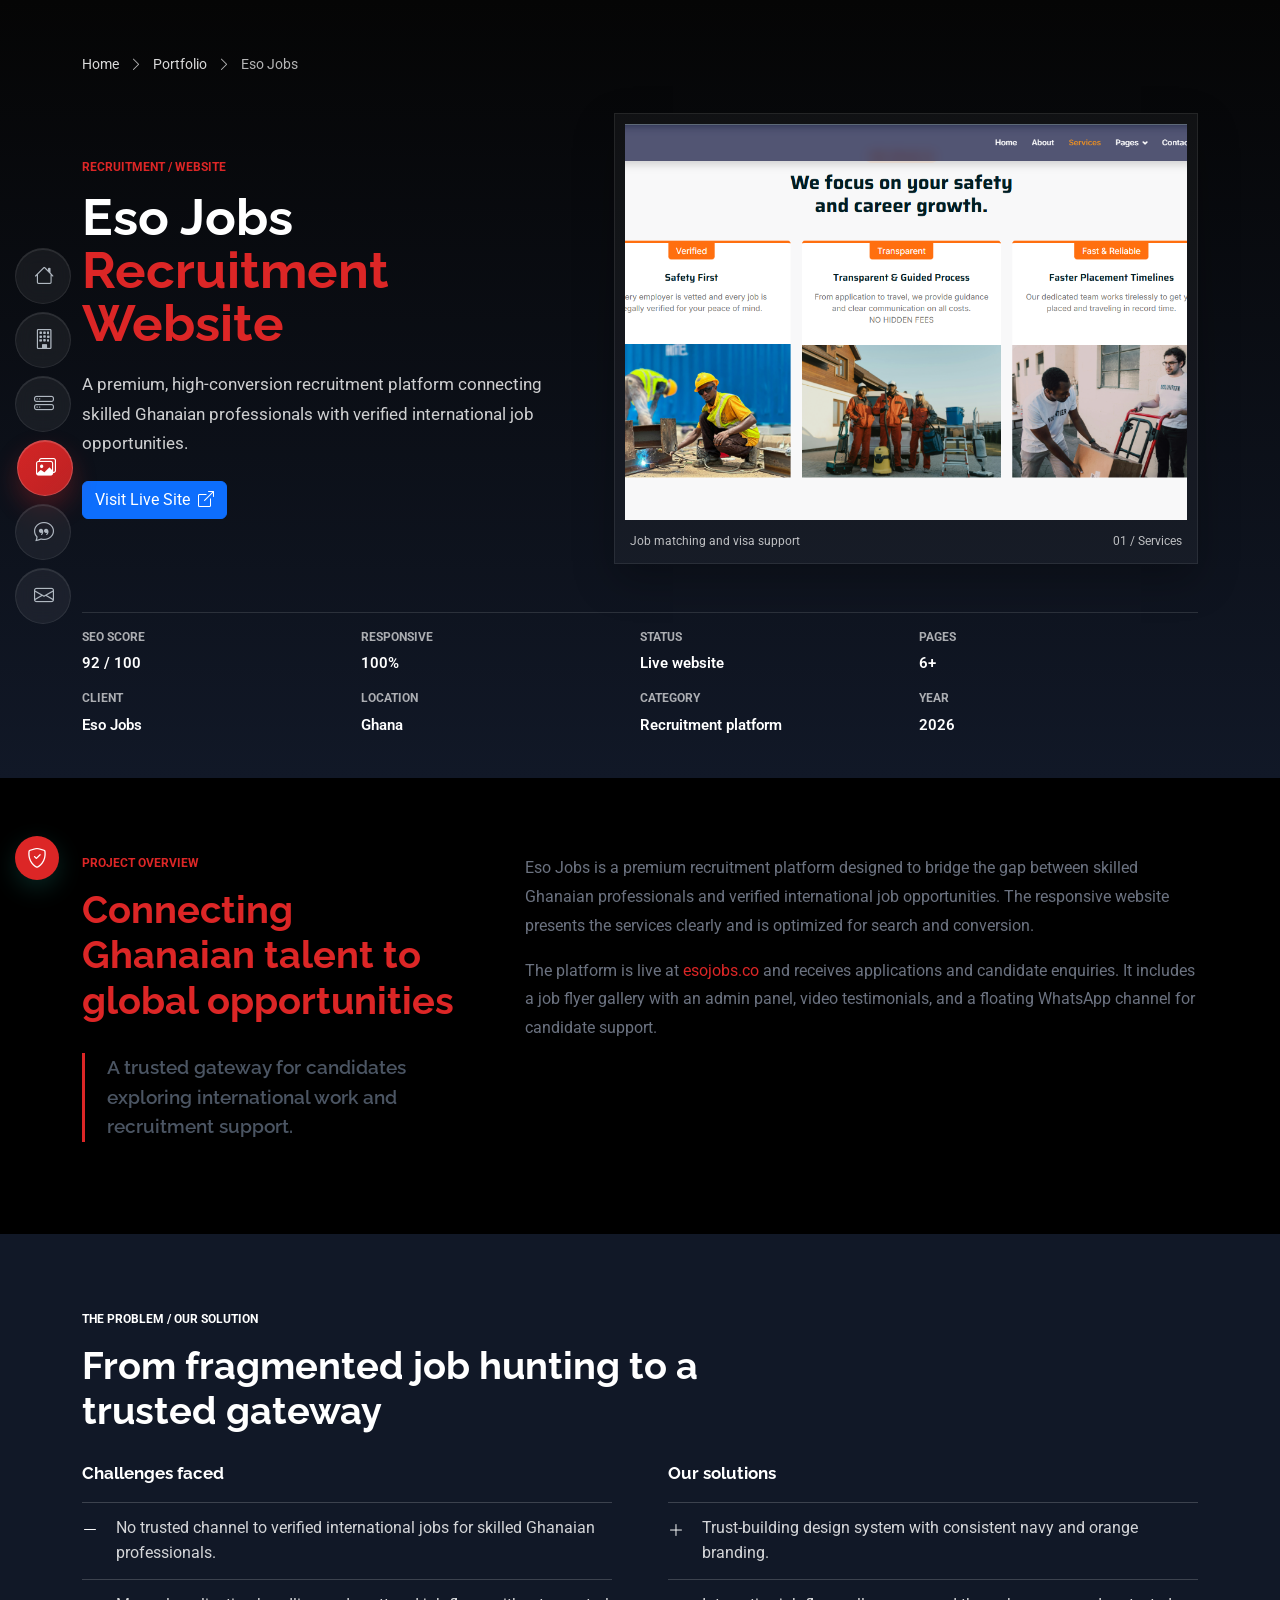
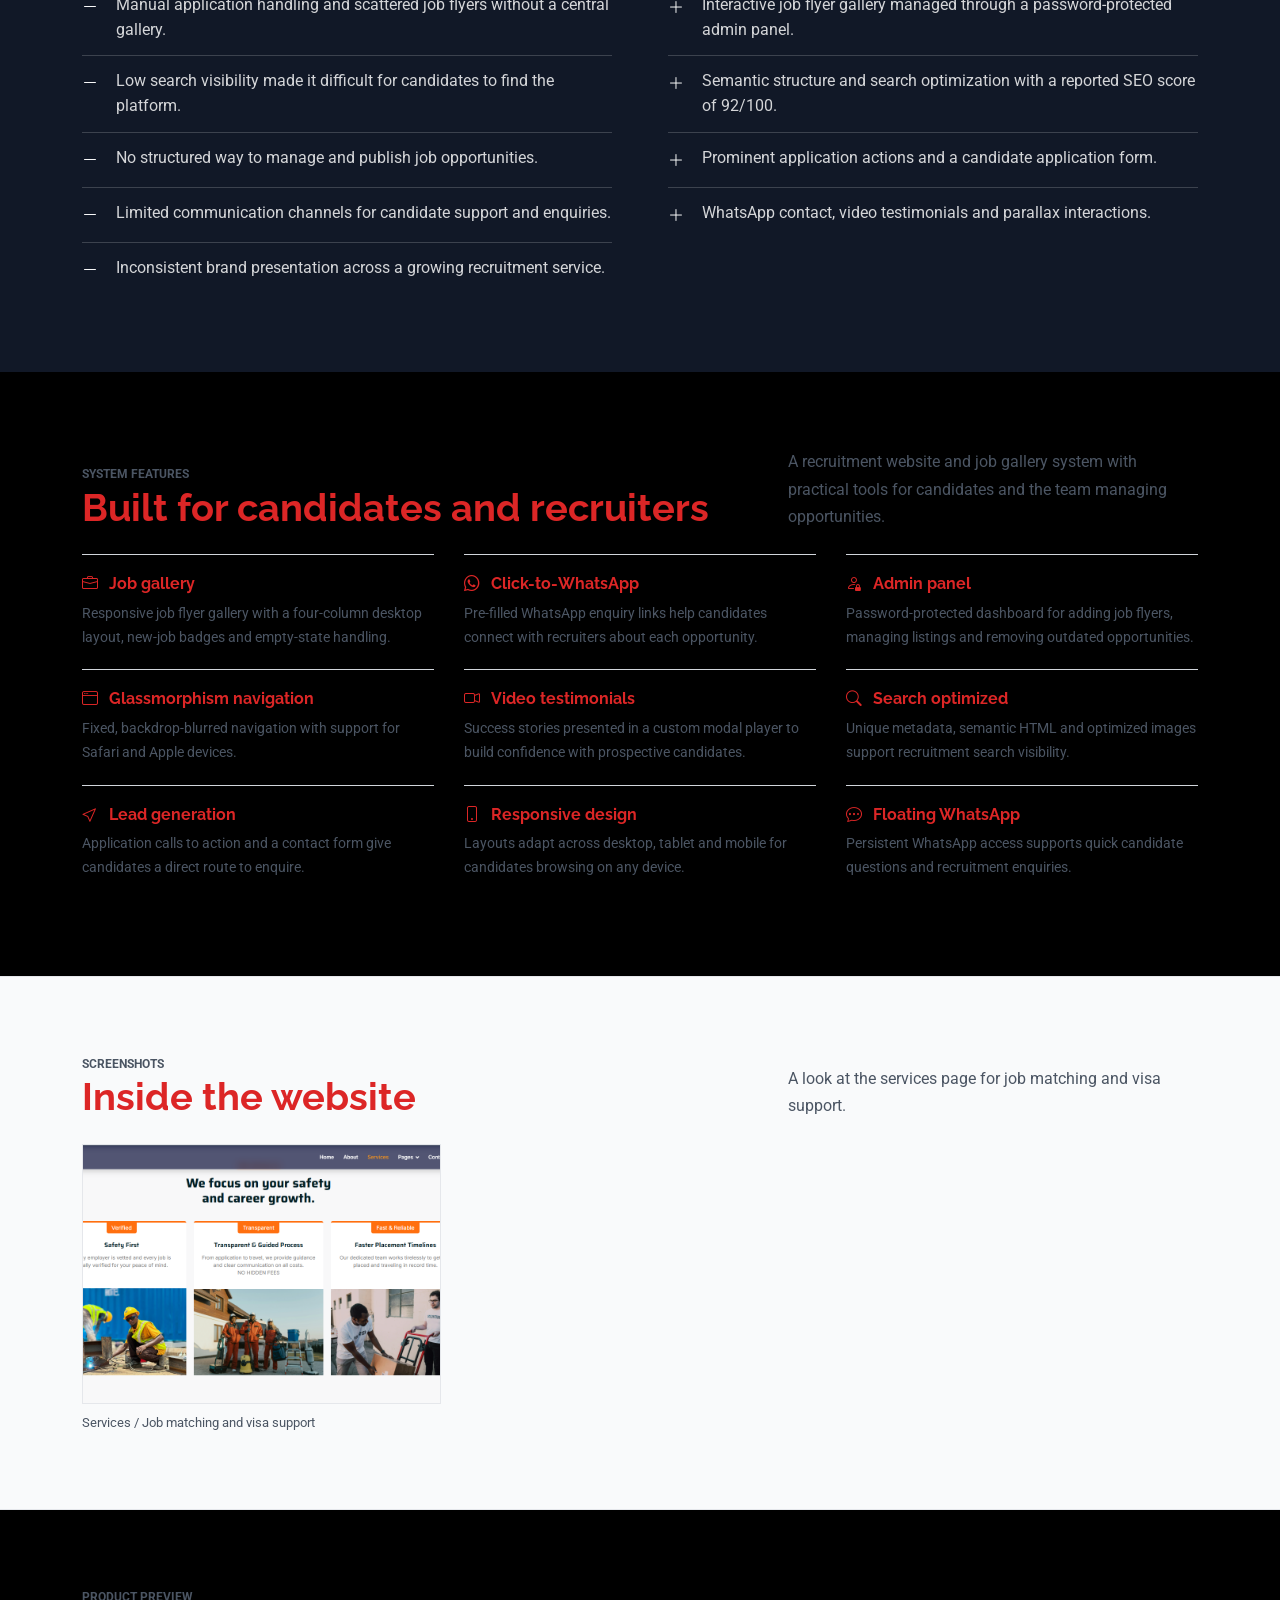
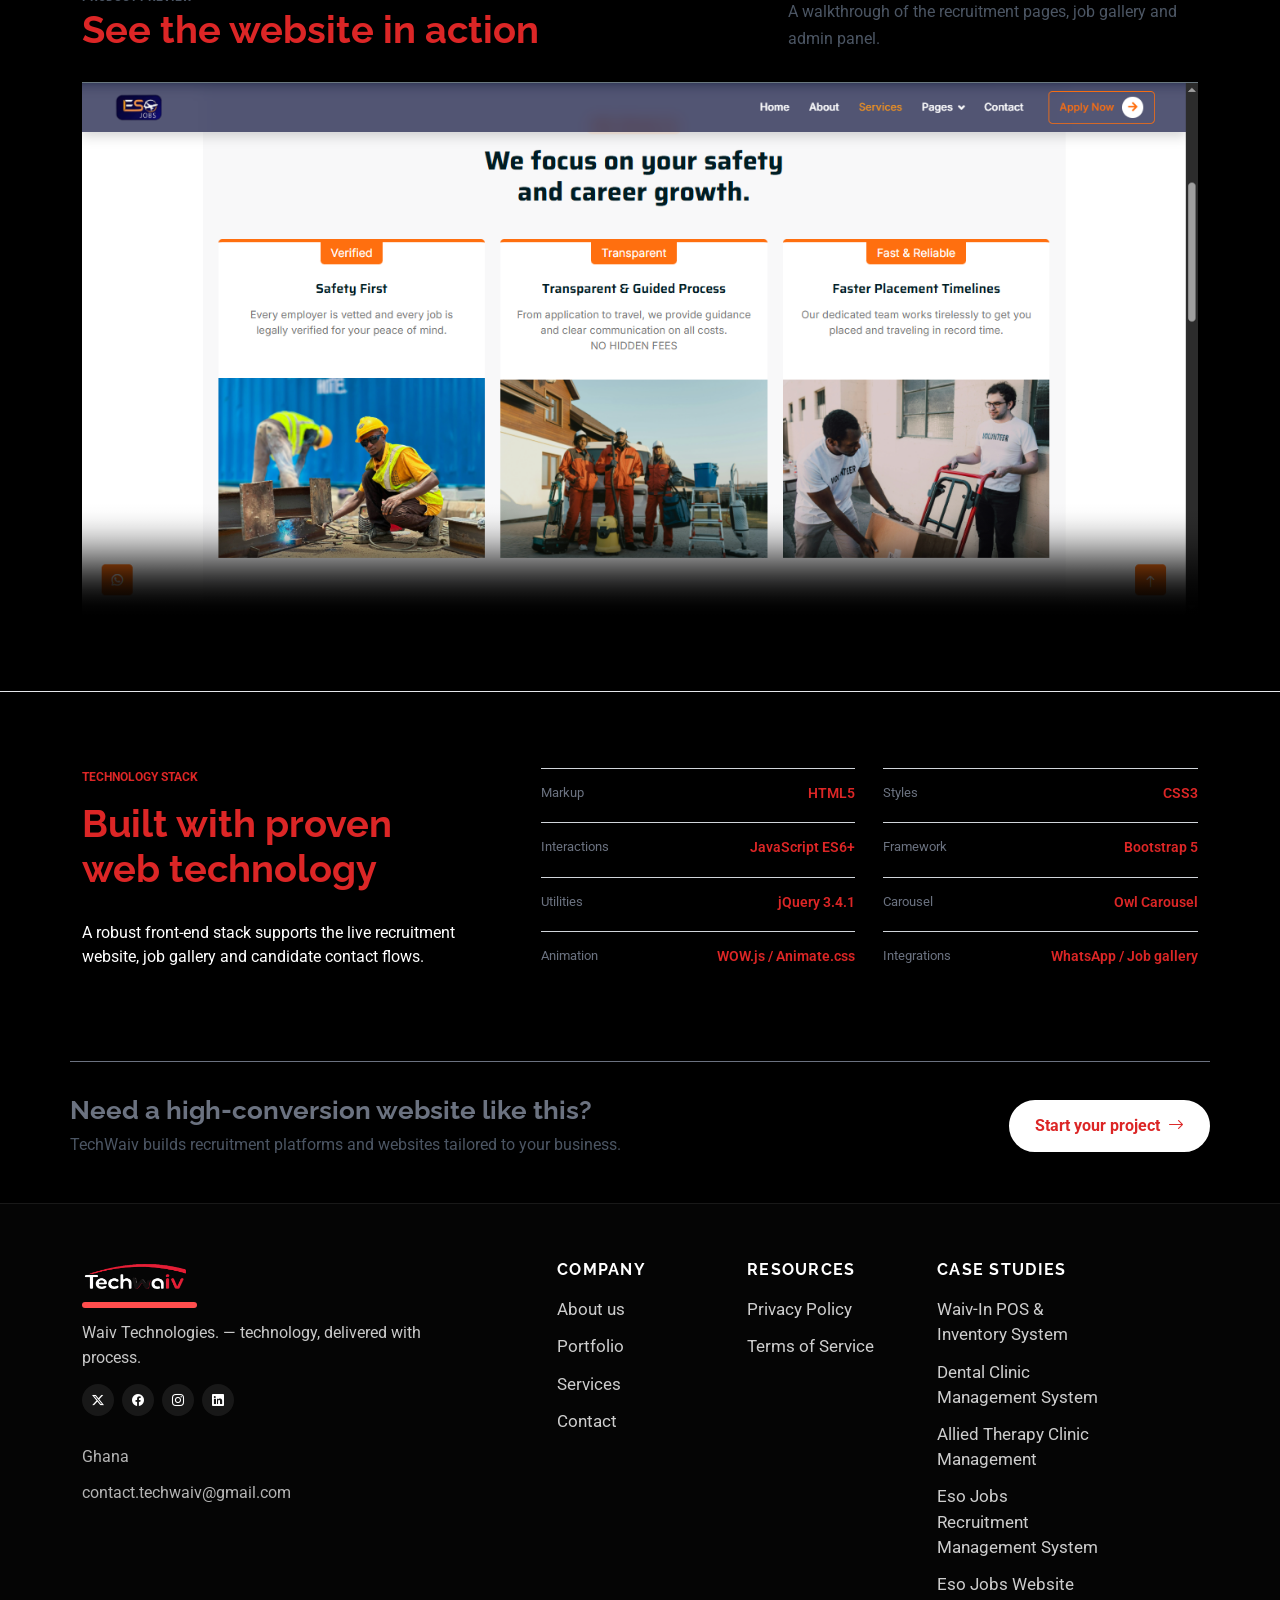
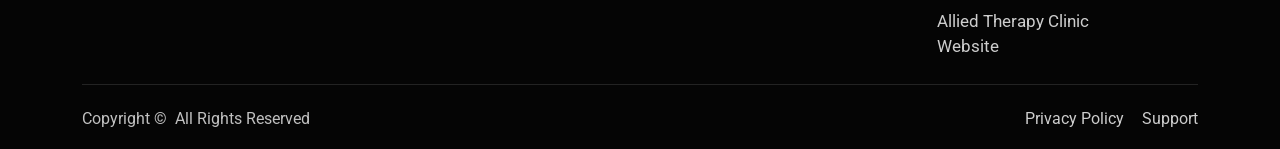
<file: esojobs-website.html>
<!DOCTYPE html>
<html lang="en">
<head>
  <meta charset="utf-8"><meta content="width=device-width, initial-scale=1.0" name="viewport">
  <title>Eso Jobs Website | TechWaiv</title>
  <meta name="description" content="A conversion-focused recruitment website connecting Ghanaian talent with international opportunities and clearly presenting Eso Jobs services.">
  <link href="https://fonts.googleapis.com" rel="preconnect">
  <link href="https://fonts.gstatic.com" rel="preconnect" crossorigin>
  <link href="https://fonts.googleapis.com/css2?family=Roboto:wght@300;400;500;600;700&family=Raleway:wght@400;500;600;700;800&family=Poppins:wght@300;400;500;600;700&display=swap" rel="stylesheet">
  <link href="assets/vendor/bootstrap/css/bootstrap.min.css" rel="stylesheet"
  ><link href="assets/vendor/bootstrap-icons/bootstrap-icons.css" rel="stylesheet">
  <link href="assets/vendor/aos/aos.css" rel="stylesheet">
  <link href="assets/vendor/glightbox/css/glightbox.min.css" rel="stylesheet">
  <link href="assets/css/main.css" rel="stylesheet">
  <link href="assets/css/project-case-study.css" rel="stylesheet">
</head>
<body class="service-details-page">
  <a href="#main" class="skip-link">Skip to main content</a>
  <header id="header" class="header d-flex flex-column justify-content-center">
    <i class="header-toggle d-xl-none bi bi-list">

    </i>
    <nav id="navmenu" class="navmenu">
      <ul>
        <li><a href="index.html">
          <i class="bi bi-house navicon"
          ></i>
          <span>Home</span>
        </a>
      </li>
      <li>
        <a href="about.html">
          <i class="bi bi-building navicon">

          </i>
          <span>About Us</span>
        </a>
      </li>
      <li>
        <a href="service-details.html">
          <i class="bi bi-hdd-stack navicon">

          </i>
          <span>Services</span>
        </a>
      </li>
      <li>
        <a href="portfolio.html" class="active">
          <i class="bi bi-images navicon">

          </i>
          <span>Portfolio</span>
        </a>
      </li>
      <li>
        <a href="testimonials.html"><i class="bi bi-chat-quote navicon"></i><span>Testimonials</span></a>
      </li>
      <li>
        <a href="contact.html"><i class="bi bi-envelope navicon"></i><span>Contact</span></a>
      </li>
    </ul>
  </nav>
</header>
  <main class="main waiv-case-study" id="main">
    <section class="waiv-intro">
      <div class="container">
        <nav class="waiv-breadcrumb" aria-label="Breadcrumb">
          <a href="index.html">Home</a><i class="bi bi-chevron-right" aria-hidden="true"></i>
          <a href="portfolio.html">Portfolio</a><i class="bi bi-chevron-right" aria-hidden="true"></i>
          <span>Eso Jobs</span>
        </nav>
        <div class="waiv-intro-grid">
          <div>
            <p class="waiv-eyebrow">Recruitment / Website</p>
            <h1 class="waiv-title">Eso Jobs<br><span>Recruitment Website</span></h1>
            <p class="waiv-lede">A premium, high-conversion recruitment platform connecting skilled Ghanaian professionals with verified international job opportunities.</p>
            <a href="https://esojobs.co" target="_blank" rel="noopener" class="btn btn-primary">Visit Live Site <i class="bi bi-box-arrow-up-right ms-1" aria-hidden="true"></i></a>
          </div>
          <figure class="waiv-hero-image">
            <a href="assets/img/projects/esojob/website/Services _ Job Matching &amp; Visa Support _ Eso Job Ghana - Google Chrome 4_5_2026 4_27_46 PM.png" class="glightbox" data-gallery="esojobs-site">
              <img src="assets/img/projects/esojob/website/Services _ Job Matching &amp; Visa Support _ Eso Job Ghana - Google Chrome 4_5_2026 4_27_46 PM.png" alt="Eso Jobs recruitment website services page preview">
            </a>
            <figcaption><span>Job matching and visa support</span><span>01 / Services</span></figcaption>
          </figure>
        </div>
        <div class="waiv-facts" aria-label="Project details">
          <div class="waiv-fact"><span class="waiv-fact-label">SEO Score</span><span class="waiv-fact-value">92 / 100</span></div>
          <div class="waiv-fact"><span class="waiv-fact-label">Responsive</span><span class="waiv-fact-value">100%</span></div>
          <div class="waiv-fact"><span class="waiv-fact-label">Status</span><span class="waiv-fact-value">Live website</span></div>
          <div class="waiv-fact"><span class="waiv-fact-label">Pages</span><span class="waiv-fact-value">6+</span></div>
          <div class="waiv-fact"><span class="waiv-fact-label">Client</span><span class="waiv-fact-value">Eso Jobs</span></div>
          <div class="waiv-fact"><span class="waiv-fact-label">Location</span><span class="waiv-fact-value">Ghana</span></div>
          <div class="waiv-fact"><span class="waiv-fact-label">Category</span><span class="waiv-fact-value">Recruitment platform</span></div>
          <div class="waiv-fact"><span class="waiv-fact-label">Year</span><span class="waiv-fact-value">2026</span></div>
        </div>
      </div>
    </section>

    <section class="waiv-section">
      <div class="container waiv-overview">
        <div>
          <p class="waiv-section-kicker">Project overview</p>
          <h2 class="waiv-section-heading">Connecting Ghanaian talent to global opportunities</h2>
          <p class="waiv-overview-note">A trusted gateway for candidates exploring international work and recruitment support.</p>
        </div>
        <div class="waiv-overview-copy">
          <p>Eso Jobs is a premium recruitment platform designed to bridge the gap between skilled Ghanaian professionals and verified international job opportunities. The responsive website presents the services clearly and is optimized for search and conversion.</p>
          <p>The platform is live at <a href="https://esojobs.co" target="_blank" rel="noopener">esojobs.co</a> and receives applications and candidate enquiries. It includes a job flyer gallery with an admin panel, video testimonials, and a floating WhatsApp channel for candidate support.</p>
        </div>
      </div>
    </section>

    <section class="waiv-context">
      <div class="container">
        <p class="waiv-section-kicker">The problem / Our solution</p>
        <h2 class="waiv-section-heading">From fragmented job hunting to a trusted gateway</h2>
        <div class="waiv-context-grid">
          <div class="waiv-context-block">
            <h3>Challenges faced</h3>
            <ul>
              <li><i class="bi bi-dash-lg" aria-hidden="true"></i><span>No trusted channel to verified international jobs for skilled Ghanaian professionals.</span></li>
              <li><i class="bi bi-dash-lg" aria-hidden="true"></i><span>Manual application handling and scattered job flyers without a central gallery.</span></li>
              <li><i class="bi bi-dash-lg" aria-hidden="true"></i><span>Low search visibility made it difficult for candidates to find the platform.</span></li>
              <li><i class="bi bi-dash-lg" aria-hidden="true"></i><span>No structured way to manage and publish job opportunities.</span></li>
              <li><i class="bi bi-dash-lg" aria-hidden="true"></i><span>Limited communication channels for candidate support and enquiries.</span></li>
              <li><i class="bi bi-dash-lg" aria-hidden="true"></i><span>Inconsistent brand presentation across a growing recruitment service.</span></li>
            </ul>
          </div>
          <div class="waiv-context-block">
            <h3>Our solutions</h3>
            <ul>
              <li><i class="bi bi-plus-lg" aria-hidden="true"></i><span>Trust-building design system with consistent navy and orange branding.</span></li>
              <li><i class="bi bi-plus-lg" aria-hidden="true"></i><span>Interactive job flyer gallery managed through a password-protected admin panel.</span></li>
              <li><i class="bi bi-plus-lg" aria-hidden="true"></i><span>Semantic structure and search optimization with a reported SEO score of 92/100.</span></li>
              <li><i class="bi bi-plus-lg" aria-hidden="true"></i><span>Prominent application actions and a candidate application form.</span></li>
              <li><i class="bi bi-plus-lg" aria-hidden="true"></i><span>WhatsApp contact, video testimonials and parallax interactions.</span></li>
            </ul>
          </div>
        </div>
      </div>
    </section>

    <section class="waiv-section">
      <div class="container">
        <div class="waiv-feature-intro">
          <div>
            <p class="waiv-section-kicker">System features</p>
            <h2 class="waiv-section-heading">Built for candidates and recruiters</h2>
          </div>
          <p>A recruitment website and job gallery system with practical tools for candidates and the team managing opportunities.</p>
        </div>
        <div class="waiv-feature-list">
          <article class="waiv-feature"><h3 class="waiv-feature-heading"><i class="bi bi-briefcase" aria-hidden="true"></i>Job gallery</h3><p>Responsive job flyer gallery with a four-column desktop layout, new-job badges and empty-state handling.</p></article>
          <article class="waiv-feature"><h3 class="waiv-feature-heading"><i class="bi bi-whatsapp" aria-hidden="true"></i>Click-to-WhatsApp</h3><p>Pre-filled WhatsApp enquiry links help candidates connect with recruiters about each opportunity.</p></article>
          <article class="waiv-feature"><h3 class="waiv-feature-heading"><i class="bi bi-person-lock" aria-hidden="true"></i>Admin panel</h3><p>Password-protected dashboard for adding job flyers, managing listings and removing outdated opportunities.</p></article>
          <article class="waiv-feature"><h3 class="waiv-feature-heading"><i class="bi bi-window" aria-hidden="true"></i>Glassmorphism navigation</h3><p>Fixed, backdrop-blurred navigation with support for Safari and Apple devices.</p></article>
          <article class="waiv-feature"><h3 class="waiv-feature-heading"><i class="bi bi-camera-video" aria-hidden="true"></i>Video testimonials</h3><p>Success stories presented in a custom modal player to build confidence with prospective candidates.</p></article>
          <article class="waiv-feature"><h3 class="waiv-feature-heading"><i class="bi bi-search" aria-hidden="true"></i>Search optimized</h3><p>Unique metadata, semantic HTML and optimized images support recruitment search visibility.</p></article>
          <article class="waiv-feature"><h3 class="waiv-feature-heading"><i class="bi bi-cursor" aria-hidden="true"></i>Lead generation</h3><p>Application calls to action and a contact form give candidates a direct route to enquire.</p></article>
          <article class="waiv-feature"><h3 class="waiv-feature-heading"><i class="bi bi-phone" aria-hidden="true"></i>Responsive design</h3><p>Layouts adapt across desktop, tablet and mobile for candidates browsing on any device.</p></article>
          <article class="waiv-feature"><h3 class="waiv-feature-heading"><i class="bi bi-chat-dots" aria-hidden="true"></i>Floating WhatsApp</h3><p>Persistent WhatsApp access supports quick candidate questions and recruitment enquiries.</p></article>
        </div>
      </div>
    </section>

    <section class="waiv-section waiv-gallery-section">
      <div class="container">
        <div class="waiv-gallery-heading">
          <div>
            <p class="waiv-section-kicker">Screenshots</p>
            <h2 class="waiv-section-heading">Inside the website</h2>
          </div>
          <p>A look at the services page for job matching and visa support.</p>
        </div>
        <div class="waiv-gallery">
          <figure class="waiv-shot"><a href="assets/img/projects/esojob/website/Services _ Job Matching &amp; Visa Support _ Eso Job Ghana - Google Chrome 4_5_2026 4_27_46 PM.png" class="glightbox" data-gallery="esojobs-site" aria-label="View Eso Jobs services page"><img src="assets/img/projects/esojob/website/Services _ Job Matching &amp; Visa Support _ Eso Job Ghana - Google Chrome 4_5_2026 4_27_46 PM.png" alt="Eso Jobs services page showing job matching and visa support"></a><figcaption>Services / Job matching and visa support</figcaption></figure>
        </div>
      </div>
    </section>

    <section class="waiv-section">
      <div class="container">
        <div class="waiv-gallery-heading">
          <div>
            <p class="waiv-section-kicker">Product preview</p>
            <h2 class="waiv-section-heading">See the website in action</h2>
          </div>
          <p>A walkthrough of the recruitment pages, job gallery and admin panel.</p>
        </div>
        <video class="waiv-video" controls preload="metadata" poster="assets/img/projects/esojob/website/Services _ Job Matching &amp; Visa Support _ Eso Job Ghana - Google Chrome 4_5_2026 4_27_46 PM.png">
          <source src="assets/img/projects/esojob/website/website_walkthrough.mp4" type="video/mp4">
          Your browser does not support the video tag.
        </video>
      </div>
    </section>

    <section class="waiv-section">
      <div class="container waiv-tech">
        <div>
          <p class="waiv-section-kicker">Technology stack</p>
          <h2 class="waiv-section-heading">Built with proven web technology</h2>
          <p class="waiv-overview-copy">A robust front-end stack supports the live recruitment website, job gallery and candidate contact flows.</p>
        </div>
        <div class="waiv-tech-list">
          <div class="waiv-tech-item"><span>Markup</span><strong>HTML5</strong></div>
          <div class="waiv-tech-item"><span>Styles</span><strong>CSS3</strong></div>
          <div class="waiv-tech-item"><span>Interactions</span><strong>JavaScript ES6+</strong></div>
          <div class="waiv-tech-item"><span>Framework</span><strong>Bootstrap 5</strong></div>
          <div class="waiv-tech-item"><span>Utilities</span><strong>jQuery 3.4.1</strong></div>
          <div class="waiv-tech-item"><span>Carousel</span><strong>Owl Carousel</strong></div>
          <div class="waiv-tech-item"><span>Animation</span><strong>WOW.js / Animate.css</strong></div>
          <div class="waiv-tech-item"><span>Integrations</span><strong>WhatsApp / Job gallery</strong></div>
        </div>
      </div>
    </section>

    <section class="container waiv-cta">
      <div>
        <h2>Need a high-conversion website like this?</h2>
        <p>TechWaiv builds recruitment platforms and websites tailored to your business.</p>
      </div>
      <a href="contact.html" class="btn-cta btn btn-primary">Start your project <i class="bi bi-arrow-right ms-1" aria-hidden="true"></i></a>
    </section>
  </main>

  <footer id="footer" class="footer position-relative">
    <div class="container">
      <div class="footer-top">
        <div class="row gy-4">
          <div class="col-lg-5 col-md-6">
            <div class="footer-brand">
              <a href="index.html" class="logo-link" aria-label="TechWaiv home">
                <img src="assets/img/logo.png" alt="TechWaiv Logo" class="footer-logo-img">
              </a>
              <p>Waiv Technologies. — technology, delivered with process.</p>
            <div class="social-links">
              <a href="#" aria-label="TechWaiv on X"><i class="bi bi-twitter-x"></i></a>
              <a href="#" aria-label="TechWaiv on Facebook"><i class="bi bi-facebook"></i></a>
              <a href="#" aria-label="TechWaiv on Instagram"><i class="bi bi-instagram"></i></a>
              <a href="#" aria-label="TechWaiv on LinkedIn"><i class="bi bi-linkedin"></i></a>
            </div>
              <div class="footer-contact">
                <p>Ghana</p>
                <p>contact.techwaiv@gmail.com</p>
              </div>
            </div>
          </div>
          <div class="col-lg-2 col-md-6">
            <h4>Company</h4>
            <ul class="footer-links">
              <li>
                <a href="about.html">About us</a>
              </li>
              <li>
                <a href="portfolio.html">Portfolio</a>
              </li>
              <li>
                <a href="service-details.html">Services</a>
              </li>
              <li>
                <a href="contact.html">Contact</a>
              </li>
            </ul>
          </div>
          <div class="col-lg-2 col-md-6">
            <h4>Resources</h4>
            <ul class="footer-links">
              <li>
                <a href="privacy-policy.html">Privacy Policy</a>
              </li>
              <li>
                <a href="privacy-policy.html">Terms of Service</a>
              </li>
            </ul>
          </div>
          <div class="col-lg-2 col-md-6">
            <h4>Case Studies</h4>
            <ul class="footer-links">
              <li>
                <a href="waiv-in.html">Waiv-In POS &amp; Inventory System</a>
              </li>
              <li>
                <a href="dental-management.html">Dental Clinic Management System</a>
              </li>
              <li>
                <a href="allied-therapy-management.html">Allied Therapy Clinic Management</a>
              </li>
              <li>
                <a href="esojobs-management.html">Eso Jobs Recruitment Management System</a>
              </li>
              <li>
                <a href="esojobs-website.html">Eso Jobs Website</a>
              </li>
              <li>
                <a href="allied-therapy-website.html">Allied Therapy Clinic Website</a>
              </li>
            </ul>
          </div>
        </div>
      </div>
      <div class="footer-bottom">
        <div class="copyright">
          <span>Copyright &copy; <span id="copyright-year"></span></span>
          <span>All Rights Reserved</span>
        </div>
        <ul class="legal-links">
          <li><a href="privacy-policy.html">Privacy Policy</a></li>
          <li><a href="contact.html">Support</a></li>
        </ul>
      </div>
    </div>
  </footer>

  <a href="#" id="scroll-top" class="scroll-top d-flex align-items-center justify-content-center" aria-label="Back to top">
    <i class="bi bi-arrow-up-short"></i>
  </a>

  <div id="preloader"></div>

  <script src="assets/vendor/bootstrap/js/bootstrap.bundle.min.js"></script>
  <script src="assets/vendor/aos/aos.js"></script>
  <script src="assets/vendor/glightbox/js/glightbox.min.js"></script>
  <script src="assets/js/main.js"></script>

</body>
</html>
</file>
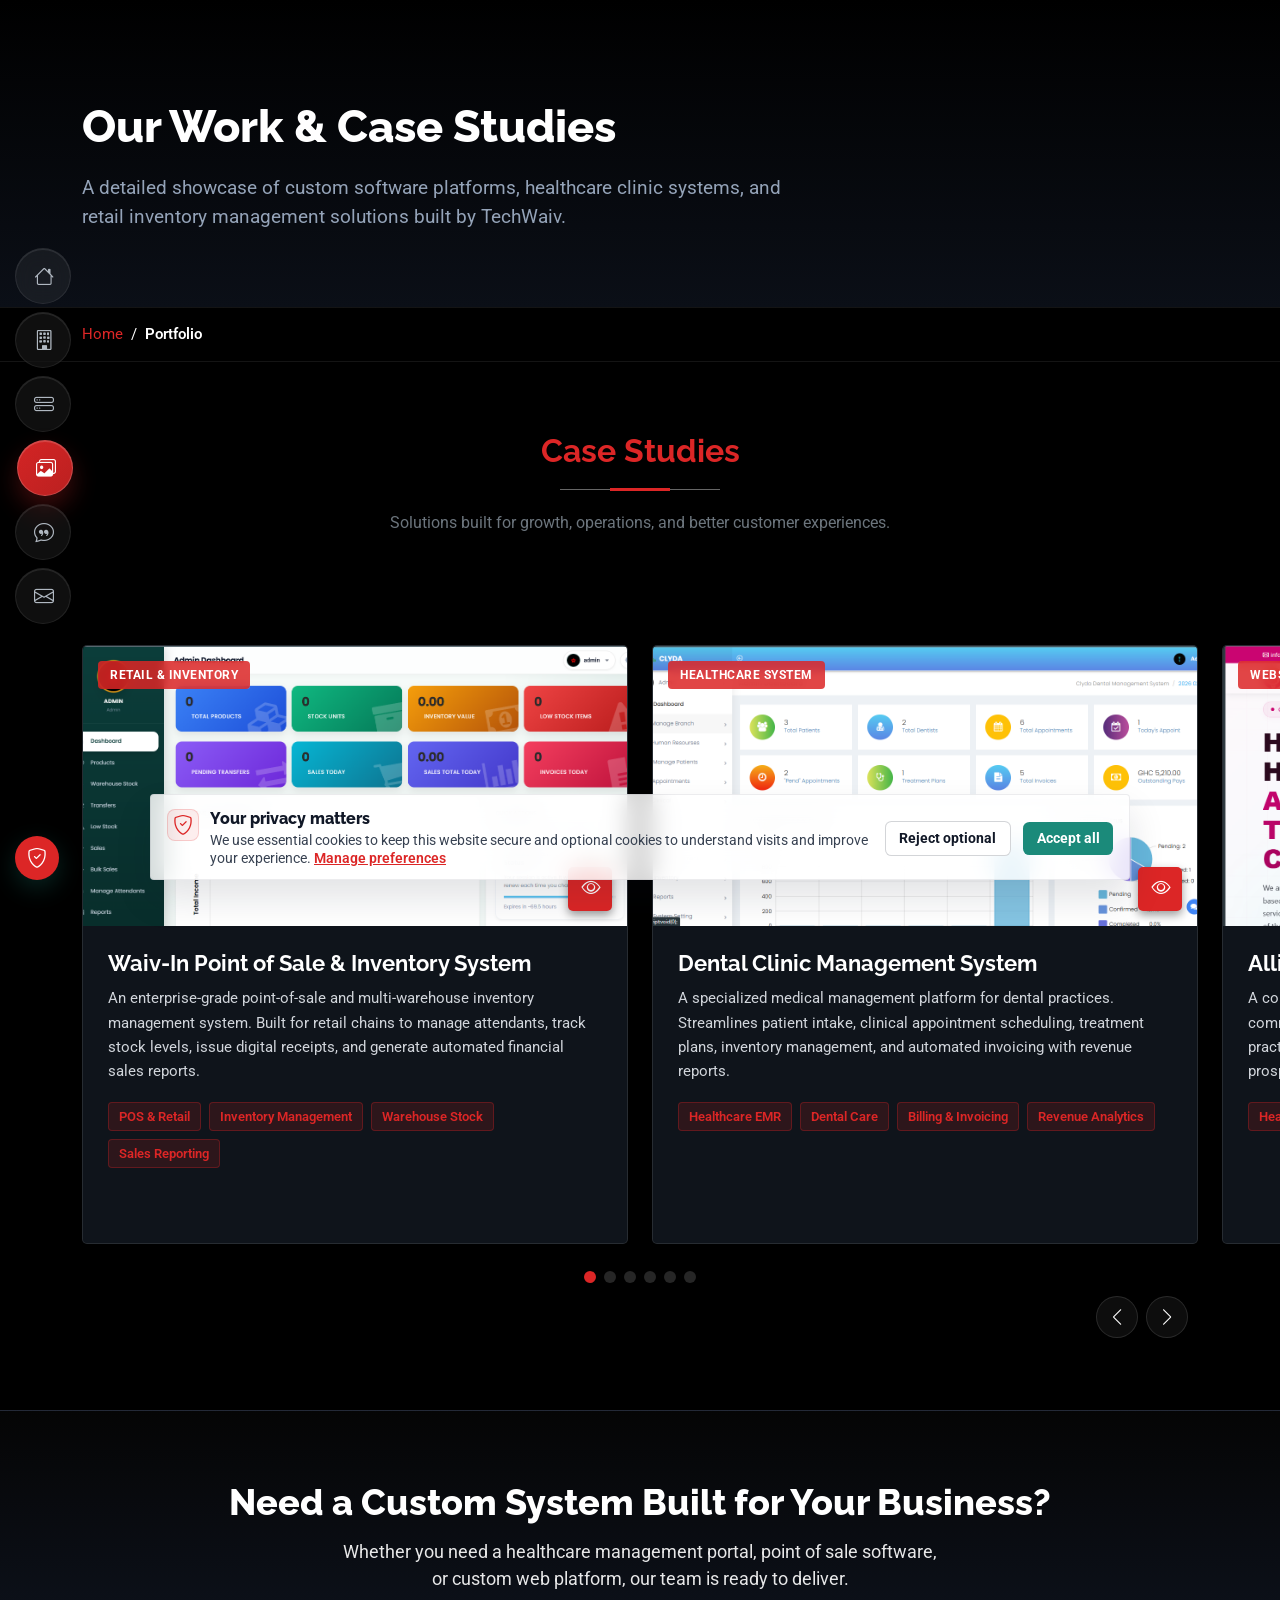
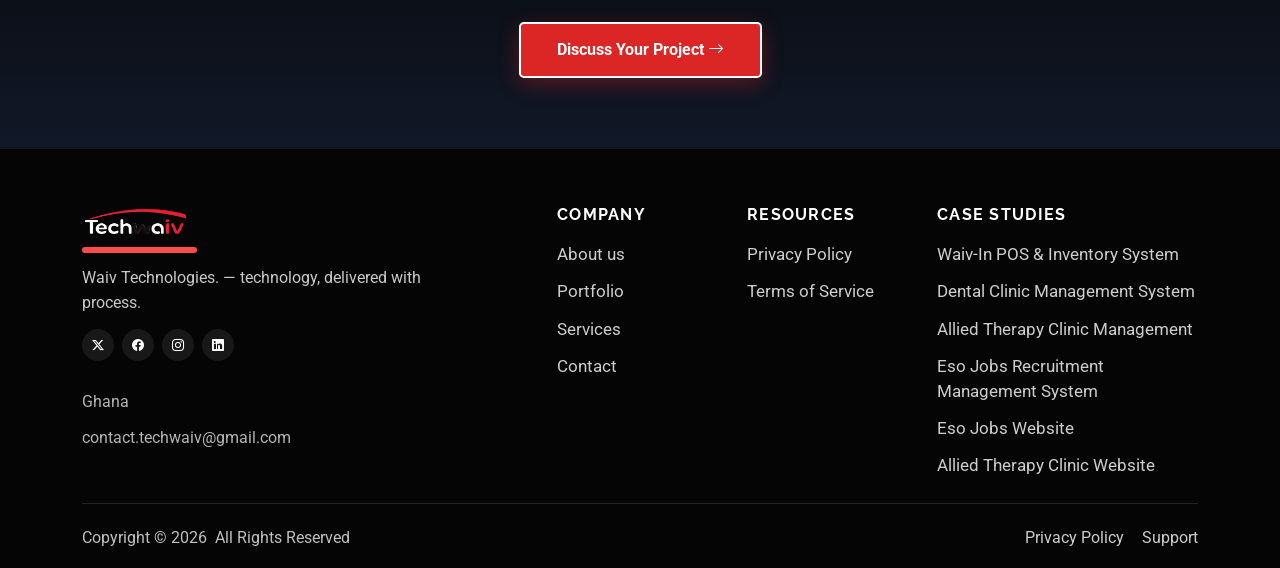
<file: portfolio.html>
<!DOCTYPE html>
<html lang="en">

<head>
  <meta charset="utf-8">
  <meta content="width=device-width, initial-scale=1.0" name="viewport">
  <title>Portfolio | Custom Software, Clinic & Retail Systems | TechWaiv</title>
  <meta name="description" content="Explore TechWaiv's portfolio of custom software, healthcare systems, retail systems, and digital platforms built for businesses across Ghana and beyond.">
  <meta name="robots" content="index, follow">
  <link rel="canonical" href="https://techwaiv.com/portfolio">
  <meta property="og:title" content="Portfolio | Custom Software, Clinic & Retail Systems | TechWaiv">
  <meta property="og:description" content="See real projects from TechWaiv, including healthcare systems, retail systems, inventory platforms, and custom business software.">
  <meta property="og:type" content="website">
  <meta property="og:url" content="https://techwaiv.com/portfolio">
  <meta property="og:image" content="https://techwaiv.com/assets/img/logo.png">
  <meta name="twitter:card" content="summary_large_image">
  <meta name="twitter:title" content="Portfolio | Custom Software, Clinic & Retail Systems | TechWaiv">
  <meta name="twitter:description" content="View real software and digital product case studies from TechWaiv.">

  <script type="application/ld+json">
    {
      "@context": "https://schema.org",
      "@type": "CollectionPage",
      "name": "TechWaiv Portfolio",
      "description": "Case studies for custom software, healthcare management systems, retail systems, and digital product projects.",
      "url": "https://techwaiv.com/portfolio",
      "publisher": {
        "@type": "Organization",
        "name": "TechWaiv",
        "url": "https://techwaiv.com"
      }
    }
  </script>

  <!-- Favicons -->
  <link href="assets/img/apple-touch-icon.png" rel="icon">
  <link href="assets/img/apple-touch-icon.png" rel="apple-touch-icon">

  <!-- Fonts -->
  <link href="https://fonts.googleapis.com" rel="preconnect">
  <link href="https://fonts.gstatic.com" rel="preconnect" crossorigin>
  <link href="https://fonts.googleapis.com/css2?family=Roboto:ital,wght@0,100;0,300;0,400;0,500;0,700;0,900;1,100;1,300;1,400;1,500;1,700;1,900&family=Poppins:ital,wght@0,100;0,200;0,300;0,400;0,500;0,600;0,700;0,800;0,900;1,100;1,200;1,300;1,400;1,500;1,600;1,700;1,800;1,900&family=Raleway:ital,wght@0,100;0,200;0,300;0,400;0,500;0,600;0,700;0,800;0,900;1,100;1,200;1,300;1,400;1,500;1,600;1,700;1,800;1,900&display=swap" rel="stylesheet">

  <!-- Vendor CSS Files -->
  <link href="assets/vendor/bootstrap/css/bootstrap.min.css" rel="stylesheet">
  <link href="assets/vendor/bootstrap-icons/bootstrap-icons.css" rel="stylesheet">
  <link href="assets/vendor/aos/aos.css" rel="stylesheet">
  <link href="assets/vendor/glightbox/css/glightbox.min.css" rel="stylesheet">
  <link href="assets/vendor/swiper/swiper-bundle.min.css" rel="stylesheet">

  <!-- Main CSS File -->
  <link href="assets/css/main.css" rel="stylesheet">

  <style>
    .portfolio-hero {
      background: linear-gradient(180deg, #000000 0%, #0b0f17 100%);
      color: #fff;
      padding: 100px 0 60px;
      border-bottom: 1px solid rgba(255, 255, 255, 0.08);
    }
    .portfolio-hero h1 {
      font-size: 2.8rem;
      font-weight: 800;
      color: #ffffff;
      margin-bottom: 20px;
    }
    .portfolio-hero p {
      font-size: 1.2rem;
      color: #94a3b8;
      max-width: 700px;
    }
    .breadcrumb-bar {
      background: #000000;
      padding: 15px 0;
      border-bottom: 1px solid rgba(255, 255, 255, 0.08);
      font-size: 0.95rem;
    }
    .breadcrumb-bar a {
      color: var(--primary-red);
      text-decoration: none;
    }
    .breadcrumb-bar a:hover {
      color: #B91C1C;
    }
    .breadcrumb-bar span {
      color: #FFFFFF;
      font-weight: 600;
    }
    .case-study-slider {
      position: relative;
      overflow: visible;
      padding-bottom: 42px;
    }
    .case-study-slider .swiper-wrapper {
      align-items: stretch;
    }
    .case-study-slider .swiper-slide {
      height: auto;
    }
    .case-study-slider .swipe-hint {
      position: absolute;
      left: 50%;
      top: 4px;
      transform: translateX(-50%);
      z-index: 6;
      display: flex;
      align-items: center;
      gap: 12px;
      opacity: 0;
      pointer-events: none;
      animation: portfolioSwipeHint 2.8s ease-out 1.2s 1 forwards;
    }
    .case-study-slider .swipe-hint span {
      width: 34px;
      height: 34px;
      display: inline-flex;
      align-items: center;
      justify-content: center;
      border-radius: 50%;
      background: rgba(255,255,255,0.08);
      border: 1px solid rgba(255,255,255,0.12);
      color: #fff;
      font-size: 1rem;
    }
    .case-study-slider .swipe-hint p {
      margin: 0;
      color: rgba(255,255,255,0.72);
      text-transform: uppercase;
      letter-spacing: 0.08em;
      font-size: 0.72rem;
    }
    @keyframes portfolioSwipeHint {
      0% { opacity: 0; transform: translateX(-50%) translateY(-8px); }
      18% { opacity: 1; }
      35% { transform: translateX(-50%) translateY(0); }
      48% { transform: translateX(-50%) translateX(-12px); }
      60% { transform: translateX(-50%) translateX(12px); }
      72% { transform: translateX(-50%) translateX(-8px); }
      100% { opacity: 0; transform: translateX(-50%) translateY(6px); }
    }
    .case-study-slider .swiper-button-next,
    .case-study-slider .swiper-button-prev {
      width: 42px;
      height: 42px;
      border-radius: 50%;
      background: rgba(255,255,255,0.05);
      border: 1px solid rgba(255,255,255,0.12);
      color: #ffffff;
      top: auto;
      bottom: 2px;
      z-index: 7;
    }
    .case-study-slider .swiper-button-next { right: 10px; }
    .case-study-slider .swiper-button-prev { right: 60px; left: auto; }
    .case-study-slider .swiper-button-next:after,
    .case-study-slider .swiper-button-prev:after {
      font-size: 1rem;
      color: #ffffff;
    }
    .project-card {
      background: rgba(31, 41, 55, 0.5);
      border: 1px solid rgba(255, 255, 255, 0.1);
      border-radius: 5px;
      overflow: hidden;
      box-shadow: 0 4px 20px rgba(0, 0, 0, 0.3);
      transition: all 0.3s ease;
      margin-bottom: 30px;
      -webkit-backdrop-filter: blur(12px);
      backdrop-filter: blur(12px);
      height: 100%;
    }
    .project-card:hover {
    
      box-shadow: 0 14px 36px rgba(0, 0, 0, 0.5);
    }
    .project-img-wrapper {
      position: relative;
      overflow: hidden;
      background: #000000;
      max-height: 280px;
    }
    .project-img-wrapper img {
      width: 100%;
      height: 280px;
      object-fit: cover;
      object-position: top;
    
    }
    .project-badge {
      position: absolute;
      top: 15px;
      left: 15px;
      background: rgba(220, 38, 38, 0.85);
      color: #fff;
      font-size: 0.78rem;
      font-weight: 700;
      text-transform: uppercase;
      letter-spacing: 0.5px;
      padding: 5px 12px;
      border-radius: 4px;
      backdrop-filter: blur(4px);
    }
    .project-overlay-btn {
      position: absolute;
      bottom: 15px;
      right: 15px;
      background: var(--primary-red);
      color: #FFFFFF;
      width: 44px;
      height: 44px;
      border-radius: 5px;
      display: flex;
      align-items: center;
      justify-content: center;
      font-size: 1.2rem;
      box-shadow: 0 4px 10px rgba(0,0,0,0.4);
      transition: background 0.2s ease, color 0.2s ease;
      text-decoration: none;
    }
    .project-overlay-btn:hover {
      background: #B91C1C;
      color: #FFFFFF;
    }
    .project-body {
      padding: 25px;
    }
    .project-body h3 {
      font-size: 1.35rem;
      font-weight: 700;
      color: #FFFFFF;
      margin-bottom: 10px;
    }
    .project-body p {
      color: #D1D5DB;
      font-size: 0.95rem;
      line-height: 1.6;
      margin-bottom: 18px;
    }
    .tech-tags {
      display: flex;
      flex-wrap: wrap;
      gap: 8px;
      margin-bottom: 20px;
    }
    .tech-tag {
      background: rgba(220, 38, 38, 0.15);
      color: var(--primary-red);
      border: 1px solid rgba(220, 38, 38, 0.3);
      font-size: 0.8rem;
      font-weight: 600;
      padding: 4px 10px;
      border-radius: 4px;
    }
    .gallery-thumbs {
      display: flex;
      gap: 8px;
      overflow-x: auto;
      padding-bottom: 5px;
    }
    .gallery-thumb-link {
      display: block;
      width: 65px;
      height: 45px;
      border-radius: 5px;
      overflow: hidden;
      border: 1px solid rgba(255, 255, 255, 0.2);
      flex-shrink: 0;
    }
    .gallery-thumb-link img {
      width: 100%;
      height: 100%;
      object-fit: cover;
    }
    .cta-band {
      background: linear-gradient(180deg, #050505 0%, #111827 100%);
      border-top: 1px solid rgba(255, 255, 255, 0.08);
      color: #ffffff;
      padding: 70px 0;
      text-align: center;
    }
    .cta-band h2 {
      color: #ffffff;
      font-weight: 800;
      margin-bottom: 15px;
    }
    .cta-band p {
      color: rgba(255, 255, 255, 0.9);
      font-size: 1.1rem;
      max-width: 600px;
      margin: 0 auto 30px;
    }
    .btn-cta {
      background: var(--primary-red);
      color: #ffffff;
      font-weight: 700;
      padding: 14px 36px;
      border-radius: 5px;
      text-decoration: none;
      display: inline-block;
      transition: all 0.3s ease;
      box-shadow: 0 6px 20px rgba(220, 38, 38, 0.35);
    }
    .btn-cta:hover {
      background: #B91C1C;
      box-shadow: 0 8px 24px rgba(220, 38, 38, 0.5);
      color: #ffffff;
    }
  </style>
</head>

<body class="starter-page-page">

  <!-- ── HEADER ── -->
  <header id="header" class="header d-flex flex-column justify-content-center">

    <i class="header-toggle d-xl-none bi bi-list"></i>

    <nav id="navmenu" class="navmenu">
      <ul>
        <li>
          <a href="index.html">
            <i class="bi bi-house navicon"></i>
            <span>Home</span>
          </a>
        </li>
        <li>
          <a href="about.html">
            <i class="bi bi-building navicon"></i>
            <span>About Us</span>
          </a>
        </li>
        <li>
          <a href="service-details.html">
            <i class="bi bi-hdd-stack navicon"></i>
            <span>Services</span>
          </a>
        </li>
        <li>
          <a href="portfolio.html" class="active">
            <i class="bi bi-images navicon"></i>
            <span>Portfolio</span>
          </a>
        </li>
        <li>
          <a href="testimonials.html">
            <i class="bi bi-chat-quote navicon"></i>
            <span>Testimonials</span>
          </a>
        </li>
        <li>
          <a href="contact.html">
            <i class="bi bi-envelope navicon"></i>
            <span>Contact</span>
          </a>
        </li>
      </ul>
    </nav>

  </header>

  <main class="main" id="main">

    <!-- ── HERO ── -->
    <section class="portfolio-hero">
      <div class="container" data-aos="fade-up">
        <h1>Our Work &amp; Case Studies</h1>
        <p>A detailed showcase of custom software platforms, healthcare clinic systems, and retail inventory management solutions built by TechWaiv.</p>
      </div>
    </section>

    <!-- ── BREADCRUMB ── -->
    <div class="breadcrumb-bar">
      <div class="container">
        <a href="index.html">Home</a> &nbsp;/&nbsp; <span>Portfolio</span>
      </div>
    </div>

    <!-- ── CASE STUDIES ── -->
    <section id="testimonials" class="testimonials section" style="padding: 70px 0; background: #000000;">
      <div class="container section-title" data-aos="fade-up">
        <h2 class="mini-style">Case Studies</h2>
        <p>Solutions built for growth, operations, and better customer experiences.</p>
      </div>

      <div class="container" data-aos="fade-up" data-aos-delay="100">
        <div class="swiper case-study-slider init-swiper">
          <div class="swipe-hint" aria-hidden="true">
            <span><i class="bi bi-arrow-left"></i></span>
            <p>Swipe</p>
            <span><i class="bi bi-arrow-right"></i></span>
          </div>
          <script type="application/json" class="swiper-config">
            {
              "loop": true,
              "speed": 600,
              "autoplay": {
                "delay": 5000
              },
              "spaceBetween": 24,
              "slidesPerView": 1,
              "navigation": {
                "nextEl": ".swiper-button-next",
                "prevEl": ".swiper-button-prev"
              },
              "pagination": {
                "el": ".swiper-pagination",
                "type": "bullets",
                "clickable": true
              },
              "breakpoints": {
                "768": {
                  "slidesPerView": 2
                },
                "1200": {
                  "slidesPerView": 2
                }
              }
            }
          </script>

          <div class="swiper-wrapper">
            <div class="swiper-slide">
              <div class="project-card">
                <div class="project-img-wrapper">
                  <img src="assets/img/projects/waiv-in/dashboard.png" alt="Waiv-In Point of Sale & Inventory System">
                  <span class="project-badge">Retail &amp; Inventory</span>
                  <a href="waiv-in.html" class="project-overlay-btn" title="View Waiv-In Case Study">
                    <i class="bi bi-eye"></i>
                  </a>
                </div>
                <div class="project-body">
                  <h3>Waiv-In Point of Sale &amp; Inventory System</h3>
                  <p>An enterprise-grade point-of-sale and multi-warehouse inventory management system. Built for retail chains to manage attendants, track stock levels, issue digital receipts, and generate automated financial sales reports.</p>
                  <div class="tech-tags">
                    <span class="tech-tag">POS &amp; Retail</span>
                    <span class="tech-tag">Inventory Management</span>
                    <span class="tech-tag">Warehouse Stock</span>
                    <span class="tech-tag">Sales Reporting</span>
                  </div>
                </div>
              </div>
            </div>

            <div class="swiper-slide">
              <div class="project-card">
                <div class="project-img-wrapper">
                  <img src="assets/img/projects/dental-ms/dashboard.PNG" alt="Dental Clinic Management System">
                  <span class="project-badge">Healthcare System</span>
                  <a href="dental-management.html" class="project-overlay-btn" title="Dental MS Dashboard">
                    <i class="bi bi-eye"></i>
                  </a>
                </div>
                <div class="project-body">
                  <h3>Dental Clinic Management System</h3>
                  <p>A specialized medical management platform for dental practices. Streamlines patient intake, clinical appointment scheduling, treatment plans, inventory management, and automated invoicing with revenue reports.</p>
                  <div class="tech-tags">
                    <span class="tech-tag">Healthcare EMR</span>
                    <span class="tech-tag">Dental Care</span>
                    <span class="tech-tag">Billing &amp; Invoicing</span>
                    <span class="tech-tag">Revenue Analytics</span>
                  </div>
                </div>
              </div>
            </div>

            <div class="swiper-slide">
              <div class="project-card">
                <div class="project-img-wrapper">
                  <img src="assets/img/projects/therapy-center/website/hero_section.PNG" alt="Allied Therapy Clinic website">
                  <span class="project-badge">Website</span>
                  <a href="allied-therapy-website.html" class="project-overlay-btn" title="Allied Therapy Clinic Website">
                    <i class="bi bi-eye"></i>
                  </a>
                </div>
                <div class="project-body">
                  <h3>Allied Therapy Clinic Website</h3>
                  <p>A conversion-focused clinic website designed to build trust and communicate therapy services clearly. The website introduces the practice, explains service offerings, and supports new enquiries from prospective patients.</p>
                  <div class="tech-tags">
                    <span class="tech-tag">Healthcare Website</span>
                    <span class="tech-tag">SEO</span>
                    <span class="tech-tag">Lead Generation</span>
                    <span class="tech-tag">Brand Positioning</span>
                  </div>
                </div>
              </div>
            </div>

            <div class="swiper-slide">
              <div class="project-card">
                <div class="project-img-wrapper">
                  <img src="assets/img/projects/therapy-center/login.png" alt="Allied Therapy Clinic management system">
                  <span class="project-badge">Management System</span>
                  <a href="allied-therapy-management.html" class="project-overlay-btn" title="Allied Therapy Clinic Management System">
                    <i class="bi bi-eye"></i>
                  </a>
                </div>
                <div class="project-body">
                  <h3>Allied Therapy Clinic Management System</h3>
                  <p>A clinical operations platform built for therapy departments and clinic teams. It manages appointments, patient records, assessments, attendance, billing, and therapist workflows in one system.</p>
                  <div class="tech-tags">
                    <span class="tech-tag">Therapy EMR</span>
                    <span class="tech-tag">SOAP Notes</span>
                    <span class="tech-tag">Clinical Assessments</span>
                    <span class="tech-tag">Patient Records</span>
                  </div>
                </div>
              </div>
            </div>

            <div class="swiper-slide">
              <div class="project-card">
                <div class="project-img-wrapper">
                  <img src="assets/img/projects/esojob/website/Services _ Job Matching & Visa Support _ Eso Job Ghana - Google Chrome 4_5_2026 4_27_46 PM.png" alt="Eso Jobs website">
                  <span class="project-badge">Website</span>
                  <a href="esojobs-website.html" class="project-overlay-btn" title="Eso Jobs Website">
                    <i class="bi bi-eye"></i>
                  </a>
                </div>
                <div class="project-body">
                  <h3>Eso Jobs Website</h3>
                  <p>A premium digital recruitment website developed to connect Ghanaian talent with verified international opportunities. The site focuses on conversion, trust, and clear communication around services and opportunities.</p>
                  <div class="tech-tags">
                    <span class="tech-tag">Recruitment Website</span>
                    <span class="tech-tag">SEO</span>
                    <span class="tech-tag">Lead Generation</span>
                    <span class="tech-tag">Trust Branding</span>
                  </div>
                </div>
              </div>
            </div>

            <div class="swiper-slide">
              <div class="project-card">
                <div class="project-img-wrapper">
                  <img src="assets/img/projects/esojob/ms/esojobs-management-preview.png" alt="Eso Jobs recruitment management system preview">
                  <span class="project-badge">Management System</span>
                  <a href="esojobs-management.html" class="project-overlay-btn" title="Eso Jobs Recruitment Management System">
                    <i class="bi bi-eye"></i>
                  </a>
                </div>
                <div class="project-body">
                  <h3>Eso Jobs Recruitment Management System</h3>
                  <p>An internal recruitment workflow system for managing job listings, postings, applicant inquiries, and ongoing hiring coordination. It supports the business operations behind the public recruitment website.</p>
                  <div class="tech-tags">
                    <span class="tech-tag">Recruitment System</span>
                    <span class="tech-tag">Job Management</span>
                    <span class="tech-tag">Applicant Tracking</span>
                    <span class="tech-tag">Admin Workflow</span>
                  </div>
                </div>
              </div>
            </div>
          </div>

          <div class="swiper-button-prev" aria-label="Previous case study"></div>
          <div class="swiper-button-next" aria-label="Next case study"></div>
          <div class="swiper-pagination"></div>
        </div>
      </div>
    </section>

    <!-- ── CTA ── -->
    <div class="cta-band">
      <div class="container" data-aos="fade-up">
        <h2>Need a Custom System Built for Your Business?</h2>
        <p>Whether you need a healthcare management portal, point of sale software, or custom web platform, our team is ready to deliver.</p>
        <a href="contact.html" class="btn-cta">
          Discuss Your Project <i class="bi bi-arrow-right"></i>
        </a>
      </div>
    </div>

  </main>

  <!-- ── FOOTER ── -->
  <footer id="footer" class="footer position-relative">
    <div class="container">
      <div class="footer-top">
        <div class="row gy-4">
          <div class="col-lg-5 col-md-6">
            <div class="footer-brand">
              <a href="index.html" class="logo-link" aria-label="TechWaiv home">
                <img src="assets/img/logo.png" alt="TechWaiv Logo" class="footer-logo-img">
              </a>
              <p>Waiv Technologies. — technology, delivered with process.</p>
            <div class="social-links">
              <a href="#" aria-label="TechWaiv on X"><i class="bi bi-twitter-x"></i></a>
              <a href="#" aria-label="TechWaiv on Facebook"><i class="bi bi-facebook"></i></a>
              <a href="#" aria-label="TechWaiv on Instagram"><i class="bi bi-instagram"></i></a>
              <a href="#" aria-label="TechWaiv on LinkedIn"><i class="bi bi-linkedin"></i></a>
            </div>
              <div class="footer-contact">
                <p>Ghana</p>
                <p>contact.techwaiv@gmail.com</p>
              </div>
            </div>
          </div>

          <div class="col-lg-2 col-md-6">
            <h4>Company</h4>
            <ul class="footer-links">
              <li><a href="about.html">About us</a></li>
              <li><a href="portfolio.html">Portfolio</a></li>
              <li><a href="service-details.html">Services</a></li>
              <li><a href="contact.html">Contact</a></li>
            </ul>
          </div>

          <div class="col-lg-2 col-md-6">
            <h4>Resources</h4>
            <ul class="footer-links">
              <li><a href="privacy-policy.html">Privacy Policy</a></li>
              <li><a href="privacy-policy.html">Terms of Service</a></li>
            </ul>
          </div>

          <div class="col-lg-3 col-md-6">
            <h4>Case Studies</h4>
            <ul class="footer-links">
              <li><a href="waiv-in.html">Waiv-In POS &amp; Inventory System</a></li>
              <li><a href="dental-management.html">Dental Clinic Management System</a></li>
              <li><a href="allied-therapy-management.html">Allied Therapy Clinic Management</a></li>
              <li><a href="esojobs-management.html">Eso Jobs Recruitment Management System</a></li>
              <li><a href="esojobs-website.html">Eso Jobs Website</a></li>
              <li><a href="allied-therapy-website.html">Allied Therapy Clinic Website</a></li>
            </ul>
          </div>

        </div>
      </div>

      <div class="footer-bottom">
        <div class="copyright">
          <span>Copyright &copy; <span id="copyright-year"></span></span>
          <span>All Rights Reserved</span>
        </div>

        <ul class="legal-links">
          <li><a href="privacy-policy.html">Privacy Policy</a></li>
          <li><a href="contact.html">Support</a></li>
        </ul>
      </div>
    </div>
  </footer>

  <!-- Scroll Top -->
  <a href="#" id="scroll-top" class="scroll-top d-flex align-items-center justify-content-center" aria-label="Back to top">
    <i class="bi bi-arrow-up-short"></i>
  </a>

  <!-- Preloader -->
  <div id="preloader"></div>

  <!-- Vendor JS Files -->
  <script src="assets/vendor/bootstrap/js/bootstrap.bundle.min.js"></script>
  <script src="assets/vendor/php-email-form/validate.js"></script>
  <script src="assets/vendor/aos/aos.js"></script>
  <script src="assets/vendor/typed.js/typed.umd.js"></script>
  <script src="assets/vendor/purecounter/purecounter_vanilla.js"></script>
  <script src="assets/vendor/waypoints/noframework.waypoints.js"></script>
  <script src="assets/vendor/glightbox/js/glightbox.min.js"></script>
  <script src="assets/vendor/imagesloaded/imagesloaded.pkgd.min.js"></script>
  <script src="assets/vendor/isotope-layout/isotope.pkgd.min.js"></script>
  <script src="assets/vendor/swiper/swiper-bundle.min.js"></script>

  <!-- Main JS File -->
  <script src="assets/js/main.js"></script>

  <script>
    document.addEventListener("DOMContentLoaded", function () {
      const yearSpan = document.getElementById("copyright-year");
      if (yearSpan) {
        yearSpan.textContent = new Date().getFullYear();
      }
    });
  </script>

</body>

</html>
</file>
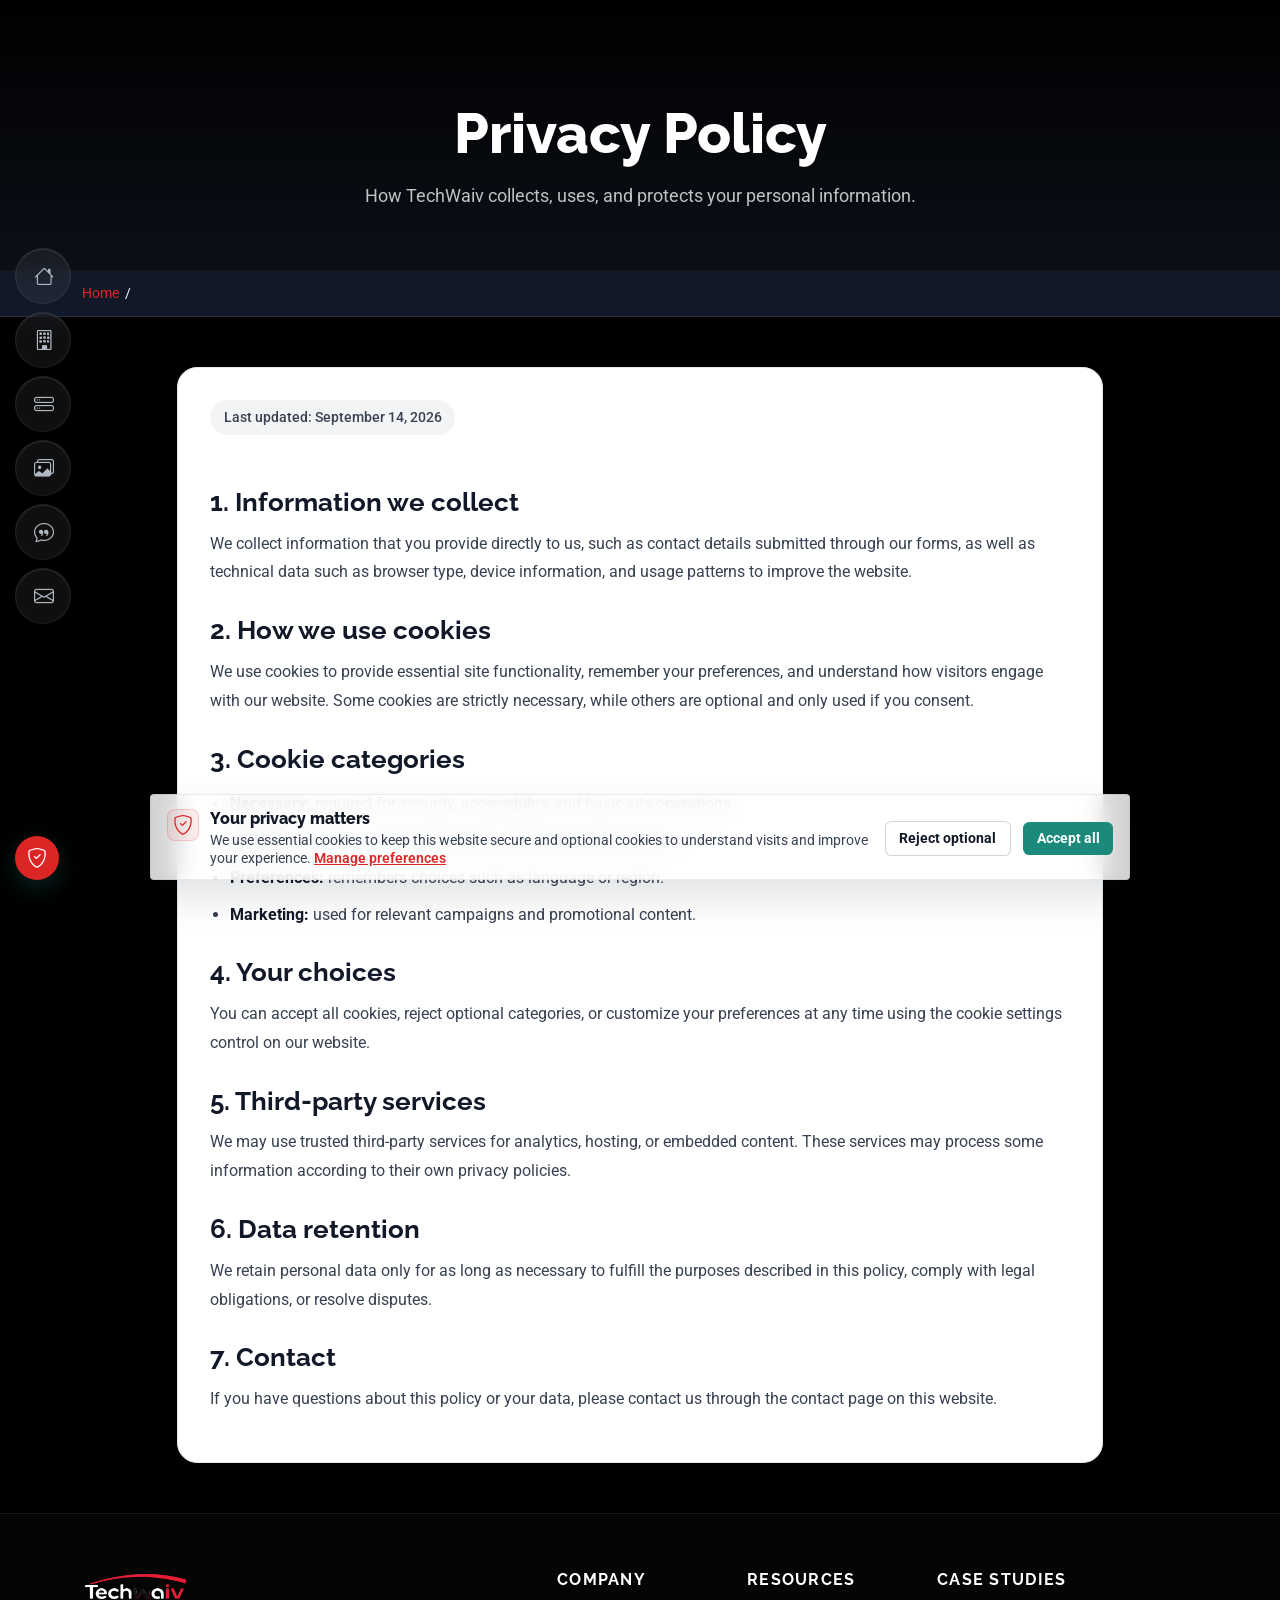
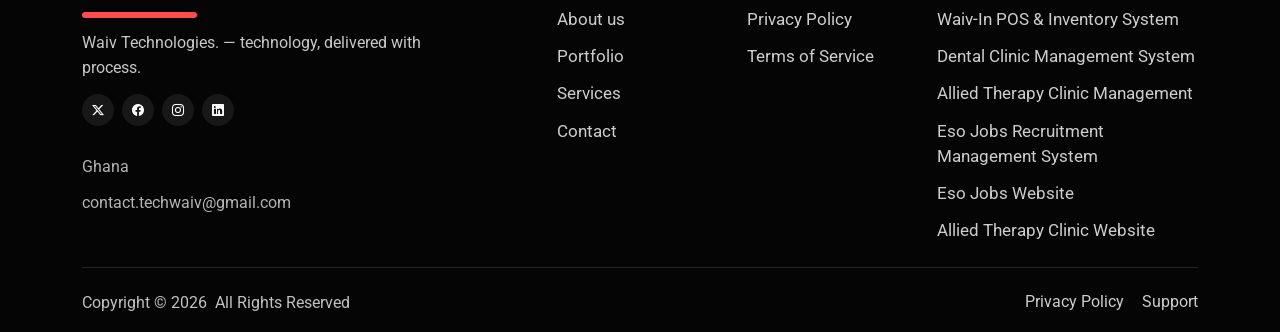
<file: privacy-policy.html>
<!DOCTYPE html>
<html lang="en">

<head>
  <meta charset="UTF-8">
  <meta name="viewport" content="width=device-width, initial-scale=1.0">
  <title>Privacy Policy | TechWaiv</title>
  <meta name="description" content="Privacy policy for TechWaiv website and cookie usage.">

  <link rel="preconnect" href="https://fonts.googleapis.com">
  <link rel="preconnect" href="https://fonts.gstatic.com" crossorigin>
  <link href="https://fonts.googleapis.com/css2?family=Roboto:wght@400;500;700;900&family=Raleway:wght@600;700;800&display=swap" rel="stylesheet">

  <link href="assets/vendor/bootstrap/css/bootstrap.min.css" rel="stylesheet">
  <link href="assets/vendor/bootstrap-icons/bootstrap-icons.css" rel="stylesheet">
  <link href="assets/vendor/aos/aos.css" rel="stylesheet">
  <link href="assets/vendor/glightbox/css/glightbox.min.css" rel="stylesheet">
  <link href="assets/vendor/swiper/swiper-bundle.min.css" rel="stylesheet">
  <link href="assets/css/main.css" rel="stylesheet">
</head>

<body class="starter-page-page">
  <a href="#main" class="skip-link">Skip to main content</a>

  <header id="header" class="header d-flex flex-column justify-content-center">
    <i class="header-toggle d-xl-none bi bi-list"></i>

    <nav id="navmenu" class="navmenu">
      <ul>
        <li><a href="index.html"><i class="bi bi-house navicon"></i><span>Home</span></a></li>
        <li><a href="about.html"><i class="bi bi-building navicon"></i><span>About Us</span></a></li>
        <li><a href="service-details.html"><i class="bi bi-hdd-stack navicon"></i><span>Services</span></a></li>
        <li><a href="portfolio.html"><i class="bi bi-images navicon"></i><span>Portfolio</span></a></li>
        <li><a href="testimonials.html"><i class="bi bi-chat-quote navicon"></i><span>Testimonials</span></a></li>
        <li><a href="contact.html"><i class="bi bi-envelope navicon"></i><span>Contact</span></a></li>
      </ul>
    </nav>
  </header>

  <main class="main" id="main">
    <section class="about-hero">
      <div class="container" data-aos="fade-up">
        <h1>Privacy Policy</h1>
        <p>How TechWaiv collects, uses, and protects your personal information.</p>
      </div>
    </section>

    <div class="breadcrumb-bar">
      <div class="container">
        <a href="index.html">Home</a> &nbsp;/&nbsp; <span>Privacy Policy</span>
      </div>
    </div>

    <section style="padding: 50px 0; background: #000000;">
      <div class="container">
        <div class="row justify-content-center">
          <div class="col-lg-10">
            <div class="policy-card">
              <div class="policy-meta">Last updated: September 14, 2026</div>

              <h2>1. Information we collect</h2>
              <p>We collect information that you provide directly to us, such as contact details submitted through our forms, as well as technical data such as browser type, device information, and usage patterns to improve the website.</p>

              <h2>2. How we use cookies</h2>
              <p>We use cookies to provide essential site functionality, remember your preferences, and understand how visitors engage with our website. Some cookies are strictly necessary, while others are optional and only used if you consent.</p>

              <h2>3. Cookie categories</h2>
              <ul>
                <li><strong>Necessary:</strong> required for security, accessibility, and basic site operations.</li>
                <li><strong>Analytics:</strong> helps us understand traffic and improve performance.</li>
                <li><strong>Preferences:</strong> remembers choices such as language or region.</li>
                <li><strong>Marketing:</strong> used for relevant campaigns and promotional content.</li>
              </ul>

              <h2>4. Your choices</h2>
              <p>You can accept all cookies, reject optional categories, or customize your preferences at any time using the cookie settings control on our website.</p>

              <h2>5. Third-party services</h2>
              <p>We may use trusted third-party services for analytics, hosting, or embedded content. These services may process some information according to their own privacy policies.</p>

              <h2>6. Data retention</h2>
              <p>We retain personal data only for as long as necessary to fulfill the purposes described in this policy, comply with legal obligations, or resolve disputes.</p>

              <h2>7. Contact</h2>
              <p>If you have questions about this policy or your data, please contact us through the contact page on this website.</p>
            </div>
          </div>
        </div>
      </div>
    </section>
  </main>

  <footer id="footer" class="footer position-relative">
    <div class="container">
      <div class="footer-top">
        <div class="row gy-4">
          <div class="col-lg-5 col-md-6">
            <div class="footer-brand">
              <a href="index.html" class="logo-link" aria-label="TechWaiv home">
                <img src="assets/img/logo.png" alt="TechWaiv Logo" class="footer-logo-img">
              </a>
              <p>Waiv Technologies. — technology, delivered with process.</p>
            <div class="social-links">
              <a href="#" aria-label="TechWaiv on X"><i class="bi bi-twitter-x"></i></a>
              <a href="#" aria-label="TechWaiv on Facebook"><i class="bi bi-facebook"></i></a>
              <a href="#" aria-label="TechWaiv on Instagram"><i class="bi bi-instagram"></i></a>
              <a href="#" aria-label="TechWaiv on LinkedIn"><i class="bi bi-linkedin"></i></a>
            </div>
              <div class="footer-contact">
                <p>Ghana</p>
                <p>contact.techwaiv@gmail.com</p>
              </div>
            </div>
          </div>

          <div class="col-lg-2 col-md-6">
            <h4>Company</h4>
            <ul class="footer-links">
              <li><a href="about.html">About us</a></li>
              <li><a href="portfolio.html">Portfolio</a></li>
              <li><a href="service-details.html">Services</a></li>
              <li><a href="contact.html">Contact</a></li>
            </ul>
          </div>

          <div class="col-lg-2 col-md-6">
            <h4>Resources</h4>
            <ul class="footer-links">
              <li><a href="privacy-policy.html">Privacy Policy</a></li>
              <li><a href="privacy-policy.html">Terms of Service</a></li>
            </ul>
          </div>

          <div class="col-lg-3 col-md-6">
            <h4>Case Studies</h4>
            <ul class="footer-links">
              <li><a href="waiv-in.html">Waiv-In POS &amp; Inventory System</a></li>
              <li><a href="dental-management.html">Dental Clinic Management System</a></li>
              <li><a href="allied-therapy-management.html">Allied Therapy Clinic Management</a></li>
              <li><a href="esojobs-management.html">Eso Jobs Recruitment Management System</a></li>
              <li><a href="esojobs-website.html">Eso Jobs Website</a></li>
              <li><a href="allied-therapy-website.html">Allied Therapy Clinic Website</a></li>
            </ul>
          </div>

        </div>
      </div>

      <div class="footer-bottom">
        <div class="copyright">
          <span>Copyright &copy; <span id="copyright-year"></span></span>
          <span>All Rights Reserved</span>
        </div>

        <ul class="legal-links">
          <li><a href="privacy-policy.html">Privacy Policy</a></li>
          <li><a href="contact.html">Support</a></li>
        </ul>
      </div>
    </div>
  </footer>

  <a href="#" id="scroll-top" class="scroll-top d-flex align-items-center justify-content-center"><i class="bi bi-arrow-up-short"></i></a>

  <div id="preloader"></div>

  <script src="assets/vendor/bootstrap/js/bootstrap.bundle.min.js"></script>
  <script src="assets/vendor/php-email-form/validate.js"></script>
  <script src="assets/vendor/aos/aos.js"></script>
  <script src="assets/vendor/typed.js/typed.umd.js"></script>
  <script src="assets/vendor/purecounter/purecounter_vanilla.js"></script>
  <script src="assets/vendor/waypoints/noframework.waypoints.js"></script>
  <script src="assets/vendor/glightbox/js/glightbox.min.js"></script>
  <script src="assets/vendor/imagesloaded/imagesloaded.pkgd.min.js"></script>
  <script src="assets/vendor/isotope-layout/isotope.pkgd.min.js"></script>
  <script src="assets/vendor/swiper/swiper-bundle.min.js"></script>
  <script src="assets/js/main.js"></script>
  <script>
    document.getElementById('copyright-year').textContent = new Date().getFullYear();
  </script>
</body>

</html>
</file>
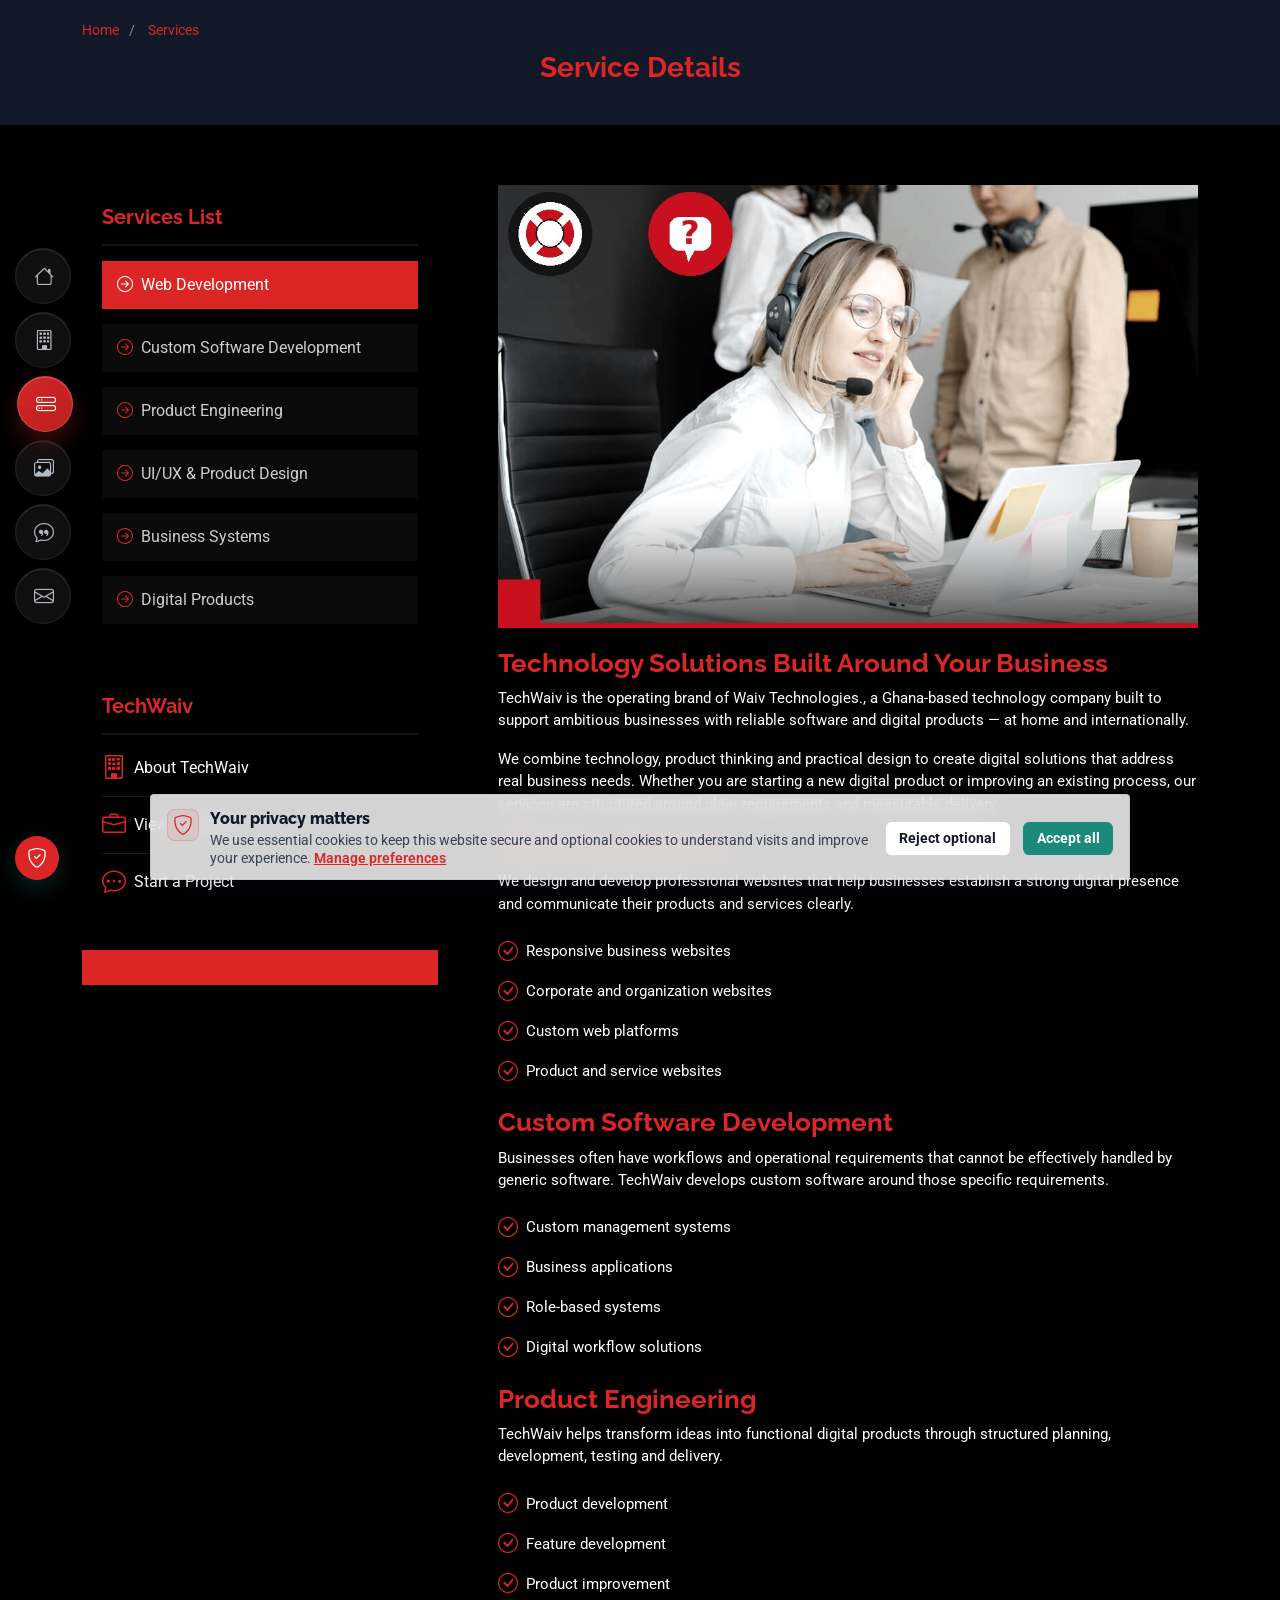
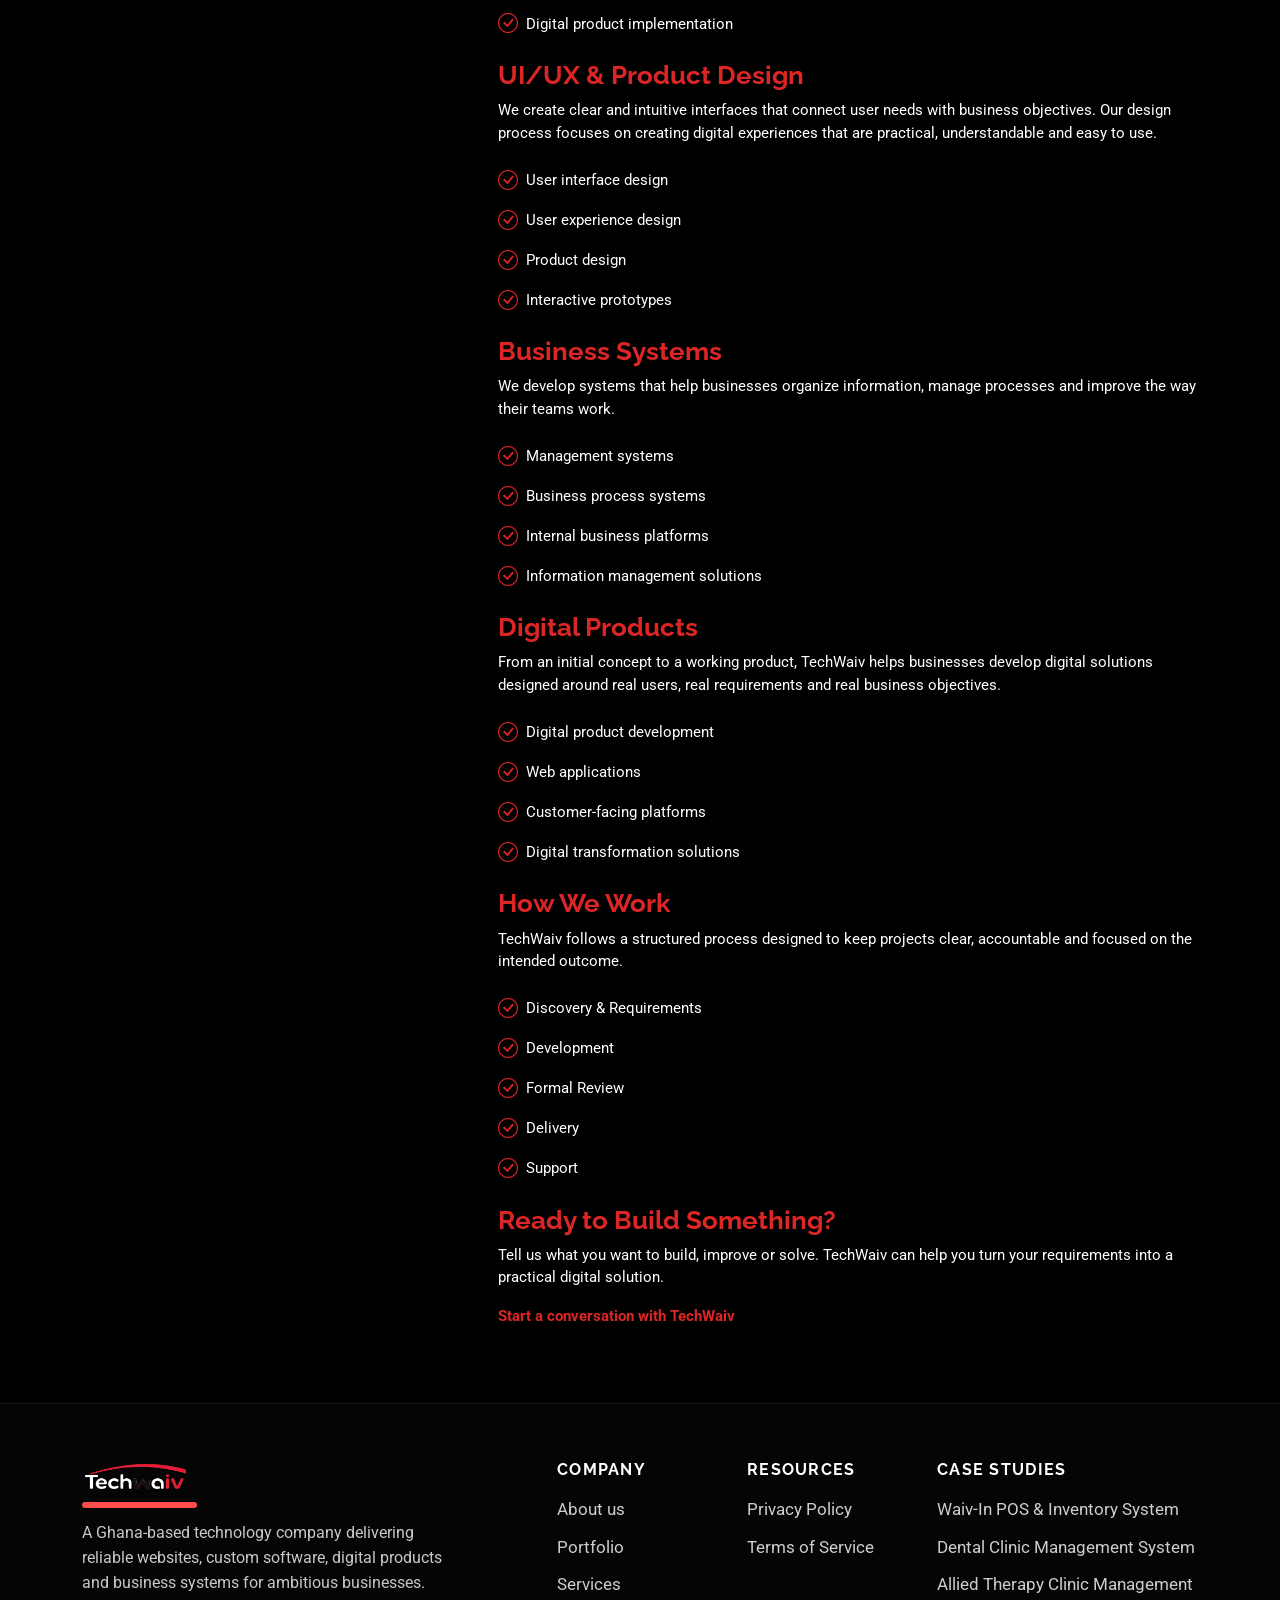
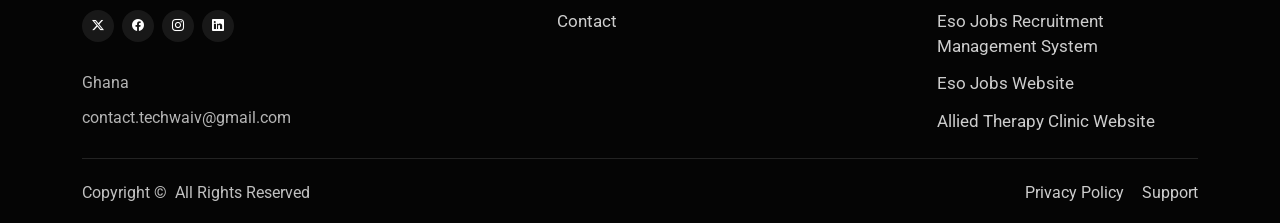
<file: service-details.html>
<!DOCTYPE html>
<html lang="en">

<head>
  <meta charset="utf-8">
  <meta content="width=device-width, initial-scale=1.0" name="viewport">

  <title>Web Development, Software & Digital Product Services | TechWaiv Ghana</title>

  <meta
    name="description"
    content="TechWaiv provides web development, custom software, product engineering, UI/UX design, and business systems for healthcare, retail, and growth-focused organizations in Ghana."
  >
  <meta name="robots" content="index, follow">
  <link rel="canonical" href="https://techwaiv.com/services">
  <meta property="og:title" content="Web Development, Software & Digital Product Services | TechWaiv Ghana">
  <meta property="og:description" content="Custom web development, software engineering, product design, and business systems for companies ready to scale with digital operations.">
  <meta property="og:type" content="website">
  <meta property="og:url" content="https://techwaiv.com/services">
  <meta property="og:image" content="https://techwaiv.com/assets/img/logo.png">
  <meta name="twitter:card" content="summary_large_image">
  <meta name="twitter:title" content="Web Development, Software & Digital Product Services | TechWaiv Ghana">
  <meta name="twitter:description" content="TechWaiv develops software systems, websites, and digital products tailored to real business needs.">

  <script type="application/ld+json">
    {
      "@context": "https://schema.org",
      "@type": "Service",
      "serviceType": "Software Development and Digital Product Engineering",
      "provider": {
        "@type": "Organization",
        "name": "TechWaiv",
        "url": "https://techwaiv.com"
      },
      "areaServed": "Ghana",
      "description": "Custom website development, software engineering, UI/UX design, product engineering, and business systems for growing organizations."
    }
  </script>

  <!-- Favicons -->
  <link href="assets/img/favicon.png" rel="icon">
  <link href="assets/img/apple-touch-icon.png" rel="apple-touch-icon">

  <!-- Fonts -->
  <link href="https://fonts.googleapis.com" rel="preconnect">
  <link href="https://fonts.gstatic.com" rel="preconnect" crossorigin>

  <link
    href="https://fonts.googleapis.com/css2?family=Roboto:ital,wght@0,100;0,300;0,400;0,500;0,700;0,900;1,100;1,300;1,400;1,500;1,700;1,900&family=Poppins:ital,wght@0,200;0,300;0,400;0,500;0,600;0,700;0,800;0,900;1,200;1,300;1,400;1,500;1,600;1,700;1,800;1,900&family=Raleway:ital,wght@0,100;0,200;0,300;0,400;0,500;0,600;0,700;0,800;0,900;1,100;1,200;1,300;1,400;1,500;1,600;1,700;1,800;1,900&display=swap"
    rel="stylesheet"
  >

  <!-- Vendor CSS Files -->
  <link href="assets/vendor/bootstrap/css/bootstrap.min.css" rel="stylesheet">
  <link href="assets/vendor/bootstrap-icons/bootstrap-icons.css" rel="stylesheet">
  <link href="assets/vendor/aos/aos.css" rel="stylesheet">
  <link href="assets/vendor/glightbox/css/glightbox.min.css" rel="stylesheet">
  <link href="assets/vendor/swiper/swiper-bundle.min.css" rel="stylesheet">

  <!-- Main CSS File -->
  <link href="assets/css/main.css" rel="stylesheet">

</head>

<body class="service-details-page">

  <!-- Accessibility: Skip to main content link -->
  <a href="#main" class="skip-link">Skip to main content</a>

  <!-- =========================
       HEADER
  ========================== -->

  <header id="header" class="header d-flex flex-column justify-content-center">

    <i class="header-toggle d-xl-none bi bi-list"></i>

    <nav id="navmenu" class="navmenu">

      <ul>

        <li>
          <a href="index.html">
            <i class="bi bi-house navicon"></i>
            <span>Home</span>
          </a>
        </li>

        <li>
          <a href="about.html">
            <i class="bi bi-building navicon"></i>
            <span>About Us</span>
          </a>
        </li>

        <li>
          <a href="service-details.html" class="active">
            <i class="bi bi-hdd-stack navicon"></i>
            <span>Services</span>
          </a>
        </li>

        <li>
          <a href="portfolio.html">
            <i class="bi bi-images navicon"></i>
            <span>Portfolio</span>
          </a>
        </li>

        <li>
          <a href="testimonials.html">
            <i class="bi bi-chat-quote navicon"></i>
            <span>Testimonials</span>
          </a>
        </li>

        <li>
          <a href="contact.html">
            <i class="bi bi-envelope navicon"></i>
            <span>Contact</span>
          </a>
        </li>

      </ul>

    </nav>

  </header>


  <!-- =========================
       MAIN
  ========================== -->

  <main class="main" id="main">


    <!-- =========================
         PAGE TITLE
    ========================== -->

    <div class="page-title" data-aos="fade">

      <div class="container">

        <nav class="breadcrumbs">

          <ol>

            <li>
              <a href="index.html">Home</a>
            </li>

            <li>
              <a href="index.html">Services</a>
            </li>
          </ol>

        </nav>

        <h1 class="mini-title">Service Details</h1>

      </div>

    </div>


    <!-- =========================
         SERVICE DETAILS
    ========================== -->

    <section id="service-details" class="service-details section">

      <div class="container">

        <div class="row gy-5">


          <!-- =========================
               LEFT SIDEBAR
          ========================== -->

          <div
            class="col-lg-4"
            data-aos="fade-up"
            data-aos-delay="100"
          >


            <!-- SERVICES LIST -->

            <div class="service-box">

              <h4>Services List</h4>

              <div class="services-list">

                <a href="#web-development" class="active">

                  <i class="bi bi-arrow-right-circle"></i>

                  <span>
                    Web Development
                  </span>

                </a>


                <a href="#custom-software">

                  <i class="bi bi-arrow-right-circle"></i>

                  <span>
                    Custom Software Development
                  </span>

                </a>


                <a href="#product-engineering">

                  <i class="bi bi-arrow-right-circle"></i>

                  <span>
                    Product Engineering
                  </span>

                </a>


                <a href="#uiux">

                  <i class="bi bi-arrow-right-circle"></i>

                  <span>
                    UI/UX & Product Design
                  </span>

                </a>


                <a href="#business-systems">

                  <i class="bi bi-arrow-right-circle"></i>

                  <span>
                    Business Systems
                  </span>

                </a>


                <a href="#digital-products">

                  <i class="bi bi-arrow-right-circle"></i>

                  <span>
                    Digital Products
                  </span>

                </a>

              </div>

            </div>


            <!-- COMPANY INFORMATION -->

            <div class="service-box">

              <h4>TechWaiv</h4>

              <div class="download-catalog">

                <a href="index.html">

                  <i class="bi bi-building"></i>

                  <span>
                    About TechWaiv
                  </span>

                </a>


                <a href="index.html">

                  <i class="bi bi-briefcase"></i>

                  <span>
                    View Our Work
                  </span>

                </a>


                <a href="index.html">

                  <i class="bi bi-chat-dots"></i>

                  <span>
                    Start a Project
                  </span>

                </a>

              </div>

            </div>


            <!-- CONTACT / HELP BOX -->

            <div
              class="help-box d-flex flex-column justify-content-center align-items-center"
            >

              <i class="bi bi-headset help-icon"></i>

              <h4>
                Have a Question?
              </h4>

              <p class="text-center">
                Have a project in mind? Talk to TechWaiv about your requirements.
              </p>


              <p class="d-flex align-items-center mt-2 mb-0">

                <i class="bi bi-telephone me-2"></i>

                <span>
                  +233 59 711 9749
                </span>

              </p>


              <p class="d-flex align-items-center mt-1 mb-0">

                <i class="bi bi-envelope me-2"></i>

                <a href="mailto:contact.techwaiv@gmail.com">
                  contact.techwaiv@gmail.com
                </a>

              </p>

            </div>

          </div>


          <!-- =========================
               RIGHT CONTENT
          ========================== -->

          <div
            class="col-lg-8 ps-lg-5"
            data-aos="fade-up"
            data-aos-delay="200"
          >


            <!-- SERVICE IMAGE -->

            <img
              src="assets/img/services.jpg"
              alt="TechWaiv Technology Services"
              class="img-fluid services-img"
            >


            <!-- INTRODUCTION -->

            <h3 id="overview">
              Technology Solutions Built Around Your Business
            </h3>

            <p>
              TechWaiv is the operating brand of Waiv Technologies., a
              Ghana-based technology company built to support ambitious
              businesses with reliable software and digital products — at home
              and internationally.
            </p>

            <p>
              We combine technology, product thinking and practical design to
              create digital solutions that address real business needs.
              Whether you are starting a new digital product or improving an
              existing process, our services are structured around clear
              requirements and measurable delivery.
            </p>


            <!-- =========================
                 WEB DEVELOPMENT
            ========================== -->

            <h3 id="web-development">
              Web Development
            </h3>

            <p>
              We design and develop professional websites that help businesses
              establish a strong digital presence and communicate their
              products and services clearly.
            </p>

            <ul>

              <li>
                <i class="bi bi-check-circle"></i>
                <span>
                  Responsive business websites
                </span>
              </li>

              <li>
                <i class="bi bi-check-circle"></i>
                <span>
                  Corporate and organization websites
                </span>
              </li>

              <li>
                <i class="bi bi-check-circle"></i>
                <span>
                  Custom web platforms
                </span>
              </li>

              <li>
                <i class="bi bi-check-circle"></i>
                <span>
                  Product and service websites
                </span>
              </li>

            </ul>


            <!-- =========================
                 CUSTOM SOFTWARE
            ========================== -->

            <h3 id="custom-software">
              Custom Software Development
            </h3>

            <p>
              Businesses often have workflows and operational requirements
              that cannot be effectively handled by generic software. TechWaiv
              develops custom software around those specific requirements.
            </p>

            <ul>

              <li>
                <i class="bi bi-check-circle"></i>
                <span>
                  Custom management systems
                </span>
              </li>

              <li>
                <i class="bi bi-check-circle"></i>
                <span>
                  Business applications
                </span>
              </li>

              <li>
                <i class="bi bi-check-circle"></i>
                <span>
                  Role-based systems
                </span>
              </li>

              <li>
                <i class="bi bi-check-circle"></i>
                <span>
                  Digital workflow solutions
                </span>
              </li>

            </ul>


            <!-- =========================
                 PRODUCT ENGINEERING
            ========================== -->

            <h3 id="product-engineering">
              Product Engineering
            </h3>

            <p>
              TechWaiv helps transform ideas into functional digital products
              through structured planning, development, testing and delivery.
            </p>

            <ul>

              <li>
                <i class="bi bi-check-circle"></i>
                <span>
                  Product development
                </span>
              </li>

              <li>
                <i class="bi bi-check-circle"></i>
                <span>
                  Feature development
                </span>
              </li>

              <li>
                <i class="bi bi-check-circle"></i>
                <span>
                  Product improvement
                </span>
              </li>

              <li>
                <i class="bi bi-check-circle"></i>
                <span>
                  Digital product implementation
                </span>
              </li>

            </ul>


            <!-- =========================
                 UI/UX
            ========================== -->

            <h3 id="uiux">
              UI/UX & Product Design
            </h3>

            <p>
              We create clear and intuitive interfaces that connect user needs
              with business objectives. Our design process focuses on creating
              digital experiences that are practical, understandable and easy
              to use.
            </p>

            <ul>

              <li>
                <i class="bi bi-check-circle"></i>
                <span>
                  User interface design
                </span>
              </li>

              <li>
                <i class="bi bi-check-circle"></i>
                <span>
                  User experience design
                </span>
              </li>

              <li>
                <i class="bi bi-check-circle"></i>
                <span>
                  Product design
                </span>
              </li>

              <li>
                <i class="bi bi-check-circle"></i>
                <span>
                  Interactive prototypes
                </span>
              </li>

            </ul>


            <!-- =========================
                 BUSINESS SYSTEMS
            ========================== -->

            <h3 id="business-systems">
              Business Systems
            </h3>

            <p>
              We develop systems that help businesses organize information,
              manage processes and improve the way their teams work.
            </p>

            <ul>

              <li>
                <i class="bi bi-check-circle"></i>
                <span>
                  Management systems
                </span>
              </li>

              <li>
                <i class="bi bi-check-circle"></i>
                <span>
                  Business process systems
                </span>
              </li>

              <li>
                <i class="bi bi-check-circle"></i>
                <span>
                  Internal business platforms
                </span>
              </li>

              <li>
                <i class="bi bi-check-circle"></i>
                <span>
                  Information management solutions
                </span>
              </li>

            </ul>


            <!-- =========================
                 DIGITAL PRODUCTS
            ========================== -->

            <h3 id="digital-products">
              Digital Products
            </h3>

            <p>
              From an initial concept to a working product, TechWaiv helps
              businesses develop digital solutions designed around real users,
              real requirements and real business objectives.
            </p>

            <ul>

              <li>
                <i class="bi bi-check-circle"></i>
                <span>
                  Digital product development
                </span>
              </li>

              <li>
                <i class="bi bi-check-circle"></i>
                <span>
                  Web applications
                </span>
              </li>

              <li>
                <i class="bi bi-check-circle"></i>
                <span>
                  Customer-facing platforms
                </span>
              </li>

              <li>
                <i class="bi bi-check-circle"></i>
                <span>
                  Digital transformation solutions
                </span>
              </li>

            </ul>


            <!-- =========================
                 HOW WE WORK
            ========================== -->

            <h3>
              How We Work
            </h3>

            <p>
              TechWaiv follows a structured process designed to keep projects
              clear, accountable and focused on the intended outcome.
            </p>

            <ul>

              <li>
                <i class="bi bi-check-circle"></i>
                <span>
                  Discovery & Requirements
                </span>
              </li>

              <li>
                <i class="bi bi-check-circle"></i>
                <span>
                  Development
                </span>
              </li>

              <li>
                <i class="bi bi-check-circle"></i>
                <span>
                  Formal Review
                </span>
              </li>

              <li>
                <i class="bi bi-check-circle"></i>
                <span>
                  Delivery
                </span>
              </li>

              <li>
                <i class="bi bi-check-circle"></i>
                <span>
                  Support
                </span>
              </li>

            </ul>


            <!-- =========================
                 FINAL CTA
            ========================== -->

            <h3>
              Ready to Build Something?
            </h3>

            <p>
              Tell us what you want to build, improve or solve. TechWaiv can
              help you turn your requirements into a practical digital
              solution.
            </p>

            <p>
              <a href="index.html">
                <strong>
                  Start a conversation with TechWaiv
                </strong>
              </a>
            </p>

          </div>

        </div>

      </div>

    </section>

  </main>


  <!-- =========================
       FOOTER
  ========================== -->

  <footer id="footer" class="footer position-relative">
    <div class="container">
      <div class="footer-top">
        <div class="row gy-4">
          <div class="col-lg-5 col-md-6">
            <div class="footer-brand">
              <a href="starter-page.html" class="logo-link" aria-label="TechWaiv home">
                <img src="assets/img/logo.png" alt="TechWaiv Logo" class="footer-logo-img">
              </a>
              <p>A Ghana-based technology company delivering reliable websites, custom software, digital products and business systems for ambitious businesses.</p>
              <div class="social-links">
                <a href="#" aria-label="TechWaiv on X"><i class="bi bi-twitter-x"></i></a>
                <a href="#" aria-label="TechWaiv on Facebook"><i class="bi bi-facebook"></i></a>
                <a href="#" aria-label="TechWaiv on Instagram"><i class="bi bi-instagram"></i></a>
                <a href="#" aria-label="TechWaiv on LinkedIn"><i class="bi bi-linkedin"></i></a>
              </div>
              <div class="footer-contact">
                <p>Ghana</p>
                <p>contact.techwaiv@gmail.com</p>
              </div>
            </div>
          </div>

          <div class="col-lg-2 col-md-6">
            <h4>Company</h4>
            <ul class="footer-links">
              <li><a href="about.html">About us</a></li>
              <li><a href="portfolio.html">Portfolio</a></li>
              <li><a href="service-details.html">Services</a></li>
              <li><a href="contact.html">Contact</a></li>
            </ul>
          </div>

          <div class="col-lg-2 col-md-6">
            <h4>Resources</h4>
            <ul class="footer-links">
              <li><a href="privacy-policy.html">Privacy Policy</a></li>
              <li><a href="privacy-policy.html">Terms of Service</a></li>
            </ul>
          </div>

          <div class="col-lg-3 col-md-6">
            <h4>Case Studies</h4>
            <ul class="footer-links">
              <li><a href="waiv-in.html">Waiv-In POS &amp; Inventory System</a></li>
              <li><a href="dental-management.html">Dental Clinic Management System</a></li>
              <li><a href="allied-therapy-management.html">Allied Therapy Clinic Management</a></li>
              <li><a href="esojobs-management.html">Eso Jobs Recruitment Management System</a></li>
              <li><a href="esojobs-website.html">Eso Jobs Website</a></li>
              <li><a href="allied-therapy-website.html">Allied Therapy Clinic Website</a></li>
            </ul>
          </div>

        </div>
      </div>

      <div class="footer-bottom">
        <div class="copyright">
          <span>Copyright &copy; <span id="copyright-year"></span></span>
          <span>All Rights Reserved</span>
        </div>

        <ul class="legal-links">
          <li><a href="privacy-policy.html">Privacy Policy</a></li>
          <li><a href="contact.html">Support</a></li>
        </ul>
      </div>
    </div>
  </footer>


  <!-- Scroll Top -->

  <a
    href="#"
    id="scroll-top"
    class="scroll-top d-flex align-items-center justify-content-center"
    aria-label="Back to top"
  >

    <i class="bi bi-arrow-up-short"></i>

  </a>


  <!-- Preloader -->

  <div id="preloader"></div>


  <!-- Vendor JS Files -->

  <script src="assets/vendor/bootstrap/js/bootstrap.bundle.min.js"></script>

  <script src="assets/vendor/php-email-form/validate.js"></script>

  <script src="assets/vendor/aos/aos.js"></script>

  <script src="assets/vendor/typed.js/typed.umd.js"></script>

  <script src="assets/vendor/purecounter/purecounter_vanilla.js"></script>

  <script src="assets/vendor/waypoints/noframework.waypoints.js"></script>

  <script src="assets/vendor/glightbox/js/glightbox.min.js"></script>

  <script src="assets/vendor/imagesloaded/imagesloaded.pkgd.min.js"></script>

  <script src="assets/vendor/isotope-layout/isotope.pkgd.min.js"></script>

  <script src="assets/vendor/swiper/swiper-bundle.min.js"></script>


  <!-- Main JS File -->

  <script src="assets/js/main.js"></script>

</body>

</html>
</file>
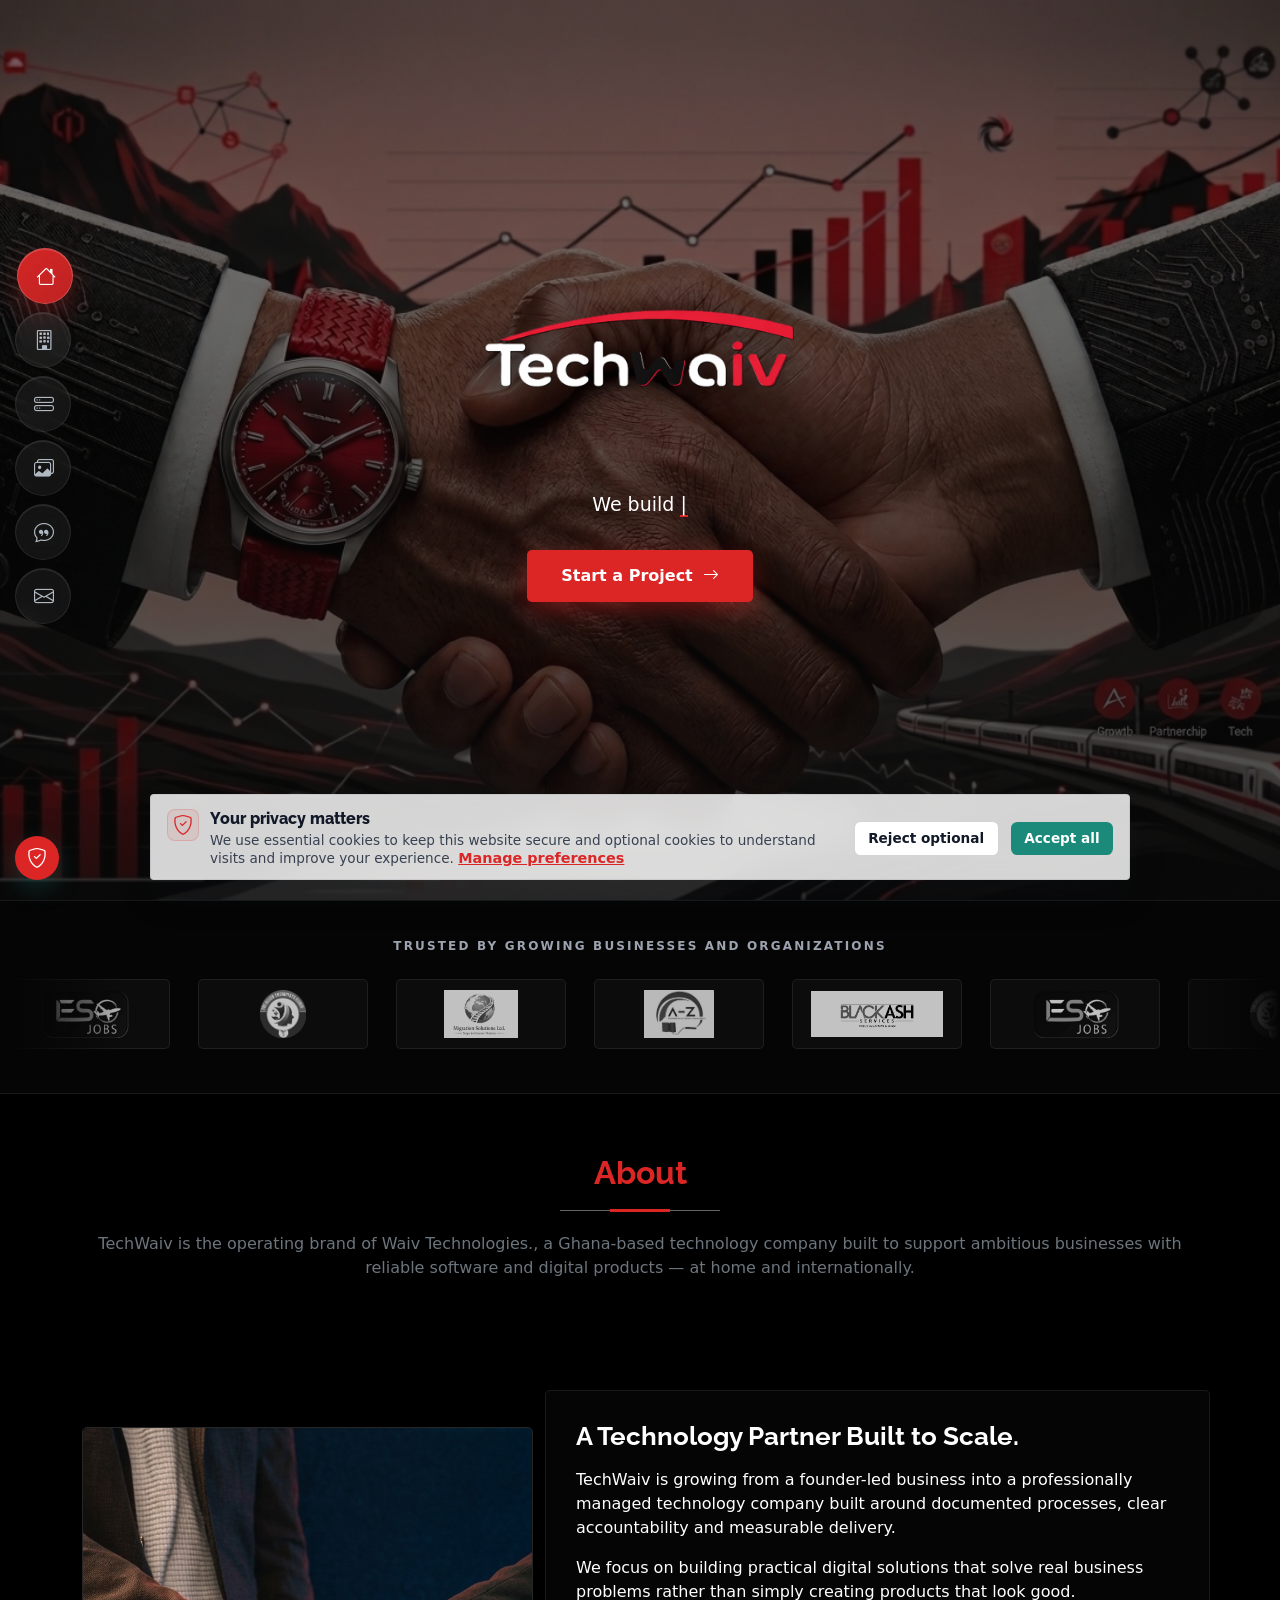
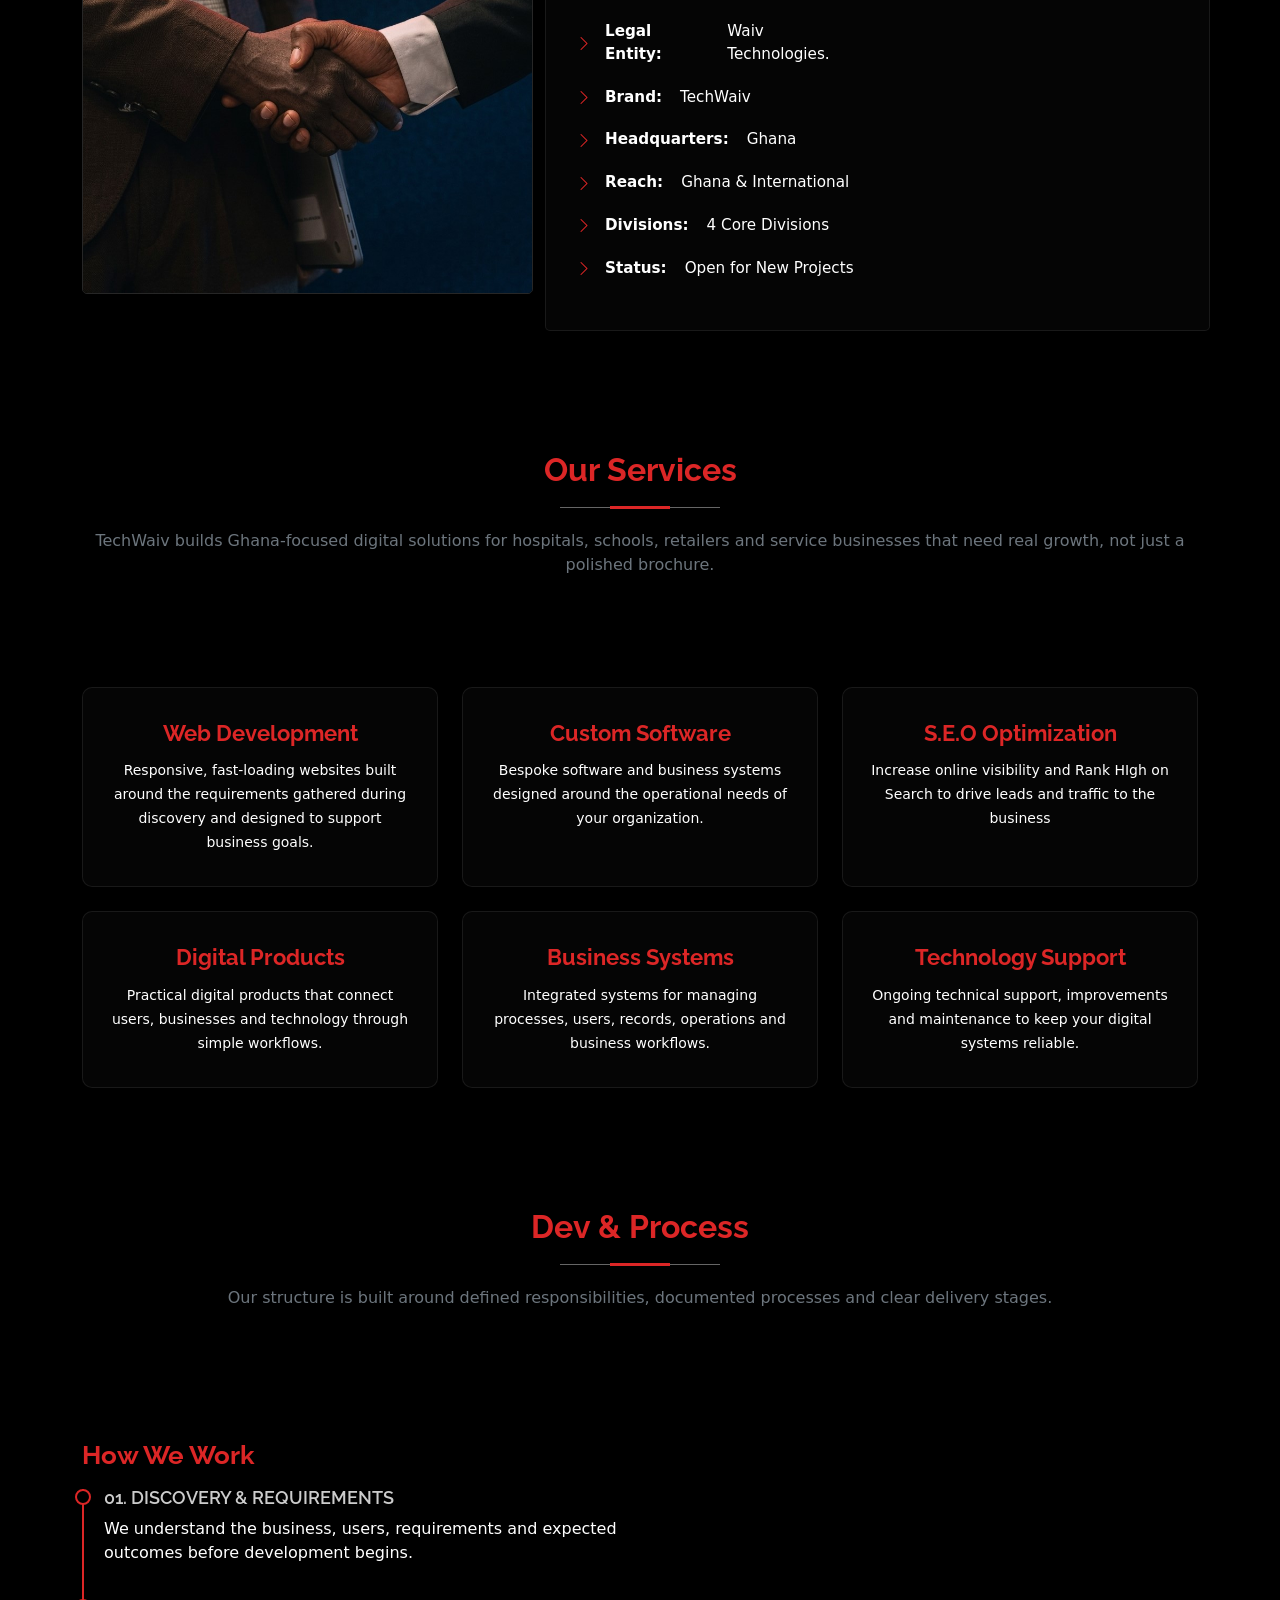
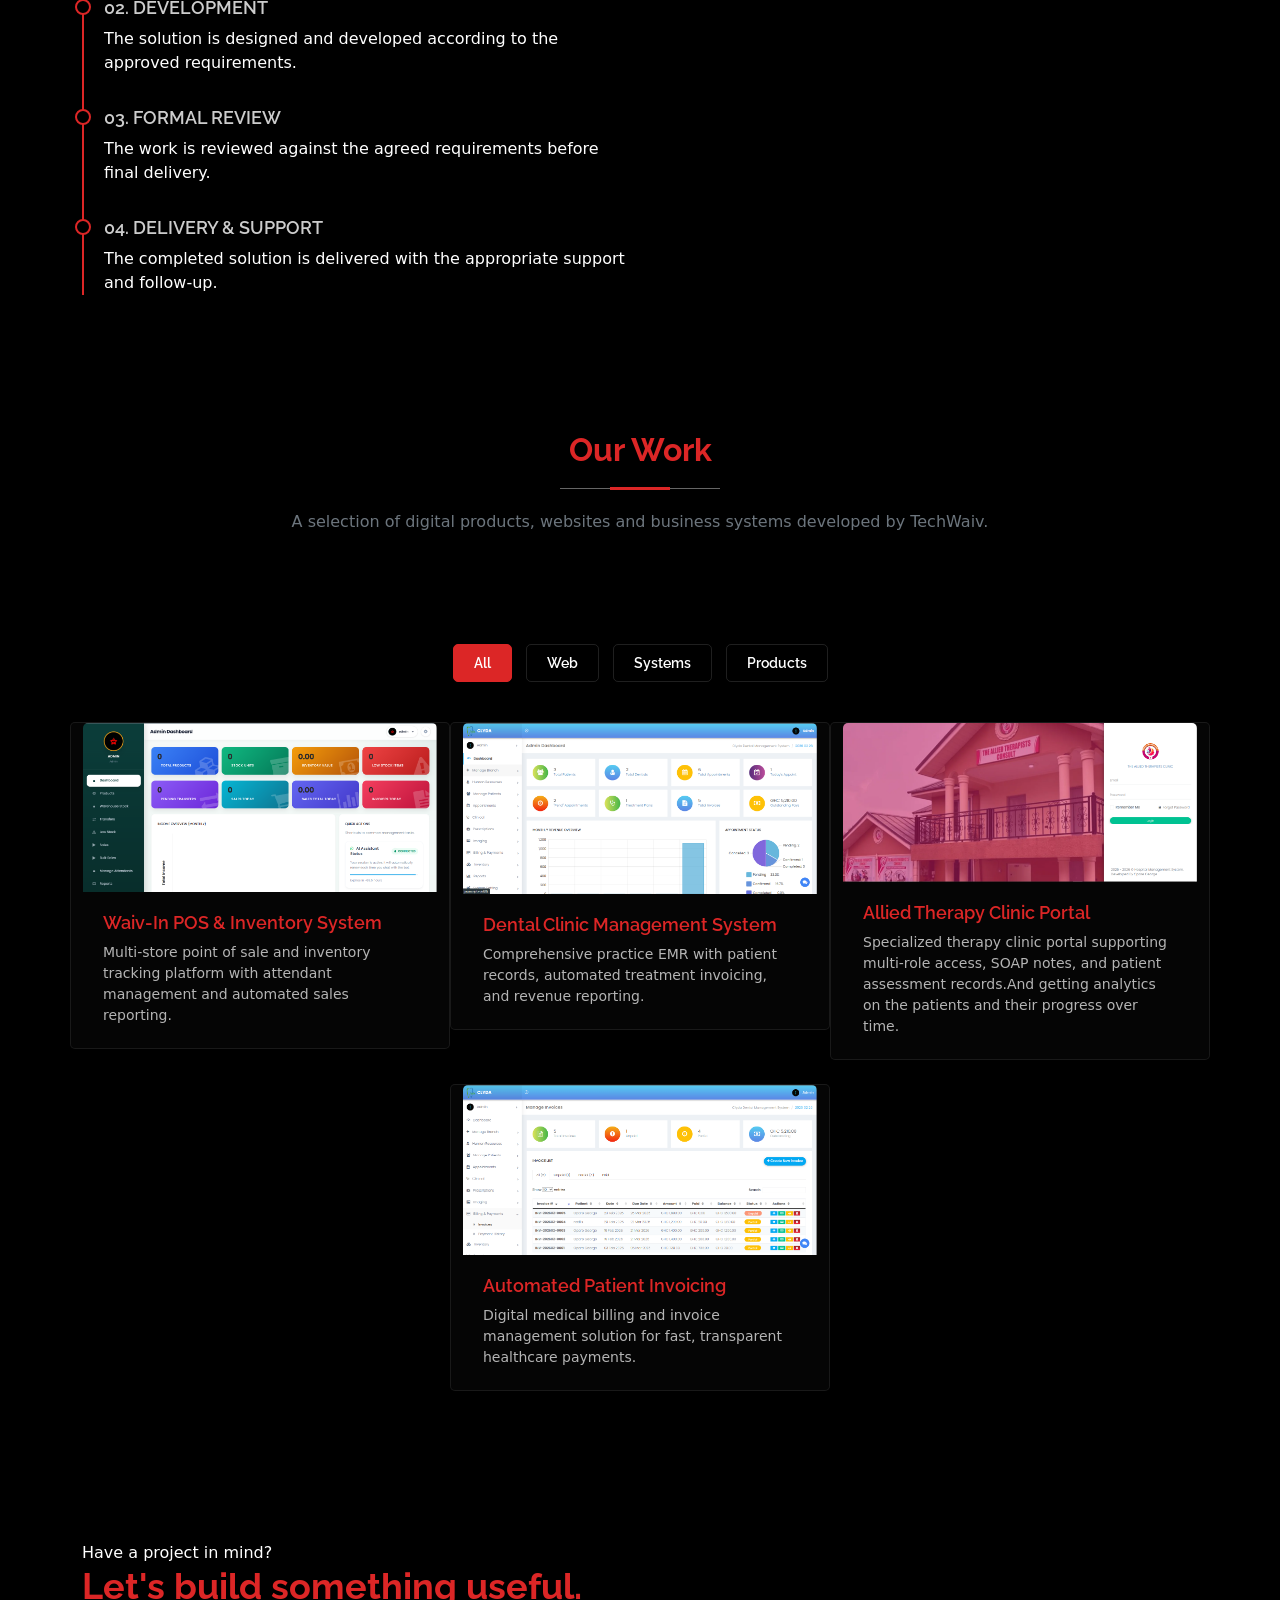
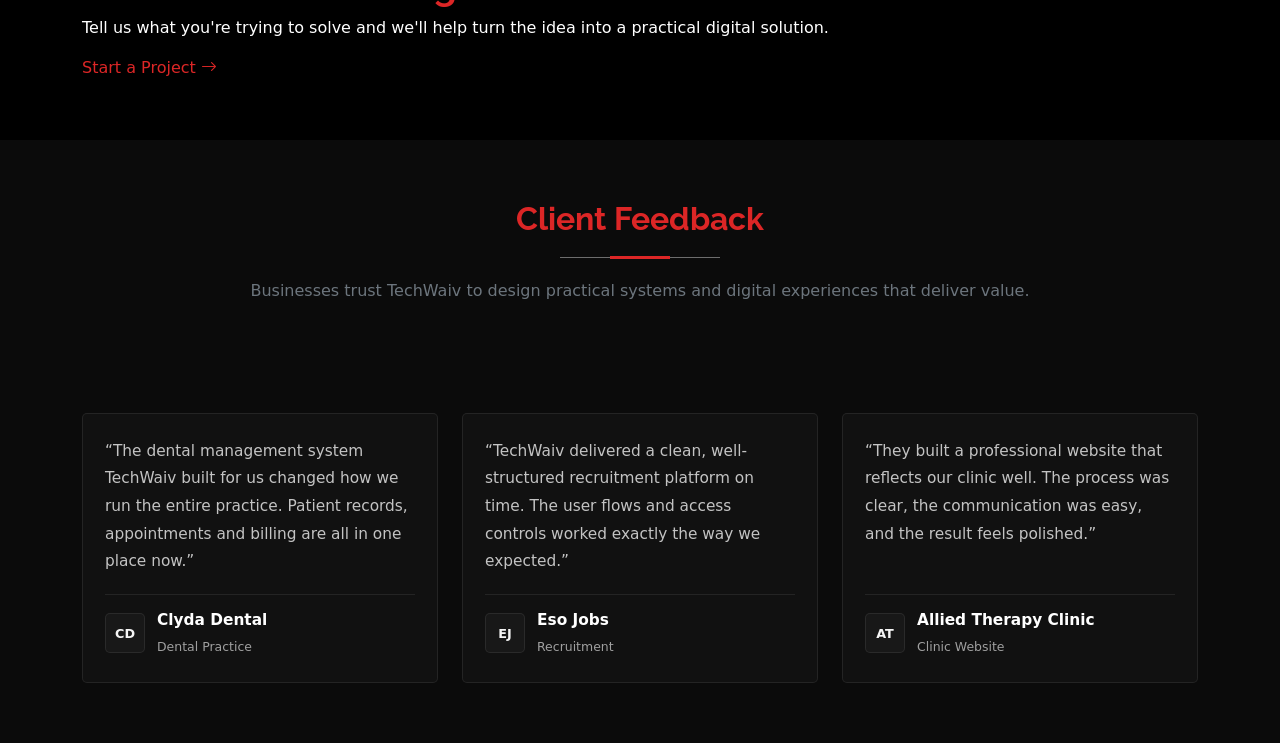
<file: starter-page.html>
<!DOCTYPE html>
<html lang="en">

<head>
  <meta charset="utf-8">
  <meta content="width=device-width, initial-scale=1.0" name="viewport">

  <title>TechWaiv | Waiv Technologies.</title>

  <meta
    name="description"
    content="TechWaiv is the operating brand of Waiv Technologies., a Ghana-based technology company delivering websites, custom software, digital products and business systems."
  >

  <meta name="keywords"
    content="TechWaiv, Waiv TechnologiesGhana software company, web development, custom software, UI UX, digital products">

  <!-- Favicons -->
  <link href="assets/img/logo.png" rel="icon" type="image/png">

  <!-- Google Fonts -->
  <link href="https://fonts.googleapis.com" rel="preconnect">
  <link href="https://fonts.gstatic.com" rel="preconnect" crossorigin>

  <link
    href="https://fonts.googleapis.com/css2?family=Raleway:wght@400;500;600;700;800&family=Poppins:wght@300;400;500;600;700&display=swap"
    rel="stylesheet"
  >

  <!-- Vendor CSS Files -->
  <link href="assets/vendor/bootstrap/css/bootstrap.min.css" rel="stylesheet">
  <link href="assets/vendor/bootstrap-icons/bootstrap-icons.css" rel="stylesheet">
  <link href="assets/vendor/aos/aos.css" rel="stylesheet">
  <link href="assets/vendor/glightbox/css/glightbox.min.css" rel="stylesheet">
  <link href="assets/vendor/swiper/swiper-bundle.min.css" rel="stylesheet">

  <!-- Main CSS File -->
  <link href="assets/css/main.css" rel="stylesheet">

  <style>
    .home-testimonials {
      background: #0b0b0b;
    }

    .home-testimonial-card {
      background: #111111;
      border: 1px solid rgba(255, 255, 255, 0.08);
      border-radius: 5px;
      padding: 24px 22px;
      height: 100%;
      display: flex;
      flex-direction: column;
      justify-content: space-between;
    }

    .home-testimonial-card p {
      color: rgba(255, 255, 255, 0.75);
      line-height: 1.8;
      font-size: 0.96rem;
      margin: 0 0 18px;
      flex: 1;
    }

    .home-testimonial-meta {
      display: flex;
      align-items: center;
      gap: 12px;
      padding-top: 14px;
      border-top: 1px solid rgba(255, 255, 255, 0.08);
    }

    .home-avatar {
      width: 40px;
      height: 40px;
      border-radius: 5px;
      background: rgba(255, 255, 255, 0.03);
      border: 1px solid rgba(255, 255, 255, 0.08);
      display: flex;
      align-items: center;
      justify-content: center;
      color: #f5f5f5;
      font-size: 0.8rem;
      font-weight: 700;
      flex-shrink: 0;
    }

    .home-testimonial-meta strong {
      display: block;
      color: #ffffff;
      font-size: 0.96rem;
      margin-bottom: 2px;
    }

    .home-testimonial-meta span {
      color: rgba(255, 255, 255, 0.6);
      font-size: 0.78rem;
    }
  </style>
</head>

<body class="index-page">

  <!-- Accessibility: Skip to main content link -->
  <a href="#main" class="skip-link">Skip to main content</a>

  <!-- Header -->
  <header id="header" class="header d-flex flex-column justify-content-center">

    <i class="header-toggle d-xl-none bi bi-list"></i>

    <nav id="navmenu" class="navmenu">
      <ul>

        <li>
          <a href="starter-page.html" class="active">
            <i class="bi bi-house navicon"></i>
            <span>Home</span>
          </a>
        </li>

        <li>
          <a href="about.html">
            <i class="bi bi-building navicon"></i>
            <span>About Us</span>
          </a>
        </li>

        <li>
          <a href="service-details.html">
            <i class="bi bi-hdd-stack navicon"></i>
            <span>Services</span>
          </a>
        </li>

        <li>
          <a href="portfolio.html">
            <i class="bi bi-images navicon"></i>
            <span>Portfolio</span>
          </a>
        </li>

        <li>
          <a href="testimonials.html">
            <i class="bi bi-chat-quote navicon"></i>
            <span>Testimonials</span>
          </a>
        </li>

        <li>
          <a href="contact.html">
            <i class="bi bi-envelope navicon"></i>
            <span>Contact</span>
          </a>
        </li>

      </ul>
    </nav>

  </header>


  <main class="main">

    <!-- =========================
         HERO SECTION
    ========================== -->
    <section id="hero" class="hero section dark-background">

      <img src="assets/img/techwaiv-hero-showcase.jpg" alt="TechWaiv technology solutions">

      <div class="container" data-aos="zoom-out" data-aos-delay="100">

        <div class="row justify-content-center">

          <div class="col-lg-9 text-center">

            <div class="hero-logo-wrapper text-center w-275">
              <img src="assets/img/logo.png" alt="TechWaiv Logo" class="hero-logo-img mx-auto">
            </div>
            <br><br>
            <p style="font-size: 19px;">
              We build
              <span
                class="typed"
                data-typed-items="Websites, Custom Software, Digital Products, Business Systems">
                Websites
              </span>
            </p>

            

            <a href="#contact" class="hero-btn">
              Start a Project
              <i class="bi bi-arrow-right"></i>
            </a>

          </div>

        </div>

      </div>

    </section>

    <!-- =========================
         TRUSTED BY SECTION (Apple Screen Slider)
    ========================== -->
    <section class="trusted-by dark-background">

      <div class="container-fluid px-0">

        <div class="trusted-by-header">
          <p>Trusted by growing businesses and organizations</p>
        </div>

        <div class="trusted-slider" aria-label="Trusted clients and partner brands">

          <div class="trusted-slider-track">
            <!-- Set 1 -->
            <div class="trusted-logo"><img src="assets/img/trusted-clients/esojobs-recruitment-agency.png" alt="Eso Jobs Recruitment Agency"></div>
            <div class="trusted-logo"><img src="assets/img/trusted-clients/allied-therapist-consult.png" alt="Allied Therapist Consult"></div>
            <div class="trusted-logo"><img src="assets/img/trusted-clients/migration-solutions.jpeg" alt="Migration Solutions"></div>
            <div class="trusted-logo"><img src="assets/img/trusted-clients/a-z.waterproof-&-contruction-materials.png" alt="A-Z Waterproof and Construction Materials"></div>
            <div class="trusted-logo"><img src="assets/img/trusted-clients/blackash.png" alt="Blackash Services"></div>

            <!-- Set 2 (Seamless loop) -->
            <div class="trusted-logo"><img src="assets/img/trusted-clients/esojobs-recruitment-agency.png" alt="Eso Jobs Recruitment Agency"></div>
            <div class="trusted-logo"><img src="assets/img/trusted-clients/allied-therapist-consult.png" alt="Allied Therapist Consult"></div>
            <div class="trusted-logo"><img src="assets/img/trusted-clients/migration-solutions.jpeg" alt="Migration Solutions"></div>
            <div class="trusted-logo"><img src="assets/img/trusted-clients/a-z.waterproof-&-contruction-materials.png" alt="A-Z Waterproof and Construction Materials"></div>
            <div class="trusted-logo"><img src="assets/img/trusted-clients/blackash.png" alt="Blackash Services"></div>


            <!-- Set 3 (Widescreen coverage) -->
            <div class="trusted-logo"><img src="assets/img/trusted-clients/esojobs-recruitment-agency.png" alt="Eso Jobs Recruitment Agency"></div>
            <div class="trusted-logo"><img src="assets/img/trusted-clients/allied-therapist-consult.png" alt="Allied Therapist Consult"></div>
            <div class="trusted-logo"><img src="assets/img/trusted-clients/migration-solutions.jpeg" alt="Migration Solutions"></div>
            <div class="trusted-logo"><img src="assets/img/trusted-clients/a-z.waterproof-&-contruction-materials.png" alt="A-Z Waterproof and Construction Materials"></div>
            <div class="trusted-logo"><img src="assets/img/trusted-clients/blackash.png" alt="Blackash Services"></div>
          </div>

        </div>

      </div>

    </section>




    <!-- =========================
         ABOUT
    ========================== -->
    <section id="about" class="about section">

      <div class="container section-title" data-aos="fade-up">

        <h2 class="mini-style">About </h2>

        <p>
          TechWaiv is the operating brand of Waiv Technologies.,
          a Ghana-based technology company built to support ambitious
          businesses with reliable software and digital products —
          at home and internationally.
        </p>

      </div>

      <div class="container">

        <div class="row gy-4 align-items-center">

          <div class="col-lg-5" data-aos="fade-right">

            <img
              src="assets/img/profile-img.jpg"
              class="img-fluid about-image"
              alt="About TechWaiv"
            >

          </div>

          <div class="col-lg-7 content" data-aos="fade-left">

            <h3>A Technology Partner Built to Scale.</h3>

            <p>
              TechWaiv is growing from a founder-led business into a
              professionally managed technology company built around
              documented processes, clear accountability and measurable
              delivery.
            </p>

            <p>
              We focus on building practical digital solutions that
              solve real business problems rather than simply creating
              products that look good.
            </p>

            <div class="row about-details">

              <div class="col-md-6">

                <ul>
                  <li>
                    <i class="bi bi-chevron-right"></i>
                    <strong>Legal Entity:</strong>
                    <span>Waiv Technologies.</span>
                  </li>

                  <li>
                    <i class="bi bi-chevron-right"></i>
                    <strong>Brand:</strong>
                    <span>TechWaiv</span>
                  </li>

                  <li>
                    <i class="bi bi-chevron-right"></i>
                    <strong>Headquarters:</strong>
                    <span>Ghana</span>
                  </li>

                  <li>
                    <i class="bi bi-chevron-right"></i>
                    <strong>Reach:</strong>
                    <span>Ghana &amp; International</span>
                  </li>

                  <li>
                    <i class="bi bi-chevron-right"></i>
                    <strong>Divisions:</strong>
                    <span>4 Core Divisions</span>
                  </li>

                  <li>
                    <i class="bi bi-chevron-right"></i>
                    <strong>Status:</strong>
                    <span>Open for New Projects</span>
                  </li>

                </ul>

              </div>

            </div>

          </div>

        </div>

      </div>

    </section>


    <!-- =========================
         SERVICES
    ========================== -->
    <section id="services" class="services section">

      <div class="container section-title" data-aos="fade-up">

        <h2 class="mini-style">Our Services</h2>

        <p>
          TechWaiv builds Ghana-focused digital solutions for hospitals,
          schools, retailers and service businesses that need real growth,
          not just a polished brochure.
        </p>

      </div>

      <div class="container">

        <div class="row gy-4">

          <!-- Web Development -->
          <div class="col-lg-4 col-md-6" data-aos="fade-up" data-aos-delay="100">

            <div class="service-item item-cyan position-relative">

              <div class="icon">
                <i class="bi bi-globe2"></i>
              </div>

              <a href="#contact" class="stretched-link">
                <h3>Web Development</h3>
              </a>

              <p>
                Responsive, fast-loading websites built around the
                requirements gathered during discovery and designed
                to support business goals.
              </p>

            </div>

          </div>


          <!-- Custom Software -->
          <div class="col-lg-4 col-md-6" data-aos="fade-up" data-aos-delay="200">

            <div class="service-item item-orange position-relative">

              <div class="icon">
                <i class="bi bi-code-slash"></i>
              </div>

              <a href="#contact" class="stretched-link">
                <h3>Custom Software</h3>
              </a>

              <p>
                Bespoke software and business systems designed around
                the operational needs of your organization.
              </p>

            </div>

          </div>


          <!-- UI UX -->
          <div class="col-lg-4 col-md-6" data-aos="fade-up" data-aos-delay="300">

            <div class="service-item item-teal position-relative">

              <div class="icon">
                <i class="bi bi-palette"></i>
              </div>

              <a href="#contact" class="stretched-link">
                <h3>S.E.O Optimization</h3>
              </a>

              <p>
               Increase online visibility and Rank HIgh on Search to drive leads and traffic to the business
              </p>

            </div>

          </div>


          <!-- Digital Products -->
          <div class="col-lg-4 col-md-6" data-aos="fade-up" data-aos-delay="400">

            <div class="service-item item-red position-relative">

              <div class="icon">
                <i class="bi bi-phone"></i>
              </div>

              <a href="#contact" class="stretched-link">
                <h3>Digital Products</h3>
              </a>

              <p>
                Practical digital products that connect users,
                businesses and technology through simple workflows.
              </p>

            </div>

          </div>


          <!-- Business Systems -->
          <div class="col-lg-4 col-md-6" data-aos="fade-up" data-aos-delay="500">

            <div class="service-item item-indigo position-relative">

              <div class="icon">
                <i class="bi bi-diagram-3"></i>
              </div>

              <a href="#contact" class="stretched-link">
                <h3>Business Systems</h3>
              </a>

              <p>
                Integrated systems for managing processes, users,
                records, operations and business workflows.
              </p>

            </div>

          </div>


          <!-- Support -->
          <div class="col-lg-4 col-md-6" data-aos="fade-up" data-aos-delay="600">

            <div class="service-item item-pink position-relative">

              <div class="icon">
                <i class="bi bi-headset"></i>
              </div>

              <a href="#contact" class="stretched-link">
                <h3>Technology Support</h3>
              </a>

              <p>
                Ongoing technical support, improvements and maintenance
                to keep your digital systems reliable.
              </p>

            </div>

          </div>

        </div>

      </div>

    </section>


    <!-- =========================
         TEAM & PROCESS
    ========================== -->
    <section id="resume" class="resume section">

      <div class="container section-title" data-aos="fade-up">

        <h2 class="mini-style">Dev &amp; Process</h2>

        <p>
          Our structure is built around defined responsibilities,
          documented processes and clear delivery stages.
        </p>

      </div>

      <div class="container">

        <div class="row gy-4">

          

          <div class="col-lg-6" data-aos="fade-up" data-aos-delay="100">

            <h3 class="resume-title">How We Work</h3>

            <div class="resume-item">

              <h4>01. Discovery &amp; Requirements</h4>

              <p>
                We understand the business, users, requirements and
                expected outcomes before development begins.
              </p>

            </div>

            <div class="resume-item">

              <h4>02. Development</h4>

              <p>
                The solution is designed and developed according to
                the approved requirements.
              </p>

            </div>

            <div class="resume-item">

              <h4>03. Formal Review</h4>

              <p>
                The work is reviewed against the agreed requirements
                before final delivery.
              </p>

            </div>

            <div class="resume-item">

              <h4>04. Delivery &amp; Support</h4>

              <p>
                The completed solution is delivered with the appropriate
                support and follow-up.
              </p>

            </div>

          </div>

        </div>

      </div>

    </section>


    <!-- =========================
         PORTFOLIO
    ========================== -->
    <section id="portfolio" class="portfolio section">

      <div class="container section-title" data-aos="fade-up">

        <h2 class="mini-style">Our Work</h2>

        <p>
          A selection of digital products, websites and business systems
          developed by TechWaiv.
        </p>

      </div>

      <div class="container">

        <div class="isotope-layout"
          data-default-filter="*"
          data-layout="masonry"
          data-sort="original-order">

          <ul class="portfolio-filters isotope-filters" data-aos="fade-up">

            <li data-filter="*" class="filter-active">All</li>
            <li data-filter=".filter-web">Web</li>
            <li data-filter=".filter-app">Systems</li>
            <li data-filter=".filter-product">Products</li>

          </ul>


          <div class="row gy-4 isotope-container" data-aos="fade-up">

            <!-- Project 1: Waiv-In POS -->
            <div class="col-lg-4 col-md-6 portfolio-item isotope-item filter-product">

              <img
                src="assets/img/projects/waiv-in/dashboard.png"
                class="img-fluid"
                alt="Waiv-In Point of Sale & Inventory System"
              >

              <div class="portfolio-info">

                <h4>Waiv-In POS &amp; Inventory System</h4>

                <p>
                  Multi-store point of sale and inventory tracking platform with attendant management and automated sales reporting.
                </p>

                <a
                  href="assets/img/projects/waiv-in/dashboard.png"
                  title="Waiv-In POS & Inventory System"
                  data-gallery="portfolio-gallery-app"
                  class="glightbox preview-link">
                  <i class="bi bi-zoom-in"></i>
                </a>

                <a
                  href="portfolio.html"
                  title="More Details"
                  class="details-link">
                  <i class="bi bi-link-45deg"></i>
                </a>

              </div>

            </div>


            <!-- Project 2: Dental MS -->
            <div class="col-lg-4 col-md-6 portfolio-item isotope-item filter-app">

              <img
                src="assets/img/projects/dental-ms/dashboard.PNG"
                class="img-fluid"
                alt="Dental Clinic Management System"
              >

              <div class="portfolio-info">

                <h4>Dental Clinic Management System</h4>

                <p>
                  Comprehensive practice EMR with patient records, automated treatment invoicing, and revenue reporting.
                </p>

                <a
                  href="assets/img/projects/dental-ms/dashboard.PNG"
                  title="Dental Clinic Management System"
                  data-gallery="portfolio-gallery-app"
                  class="glightbox preview-link">
                  <i class="bi bi-zoom-in"></i>
                </a>

                <a
                  href="portfolio.html"
                  title="More Details"
                  class="details-link">
                  <i class="bi bi-link-45deg"></i>
                </a>

              </div>

            </div>


            <!-- Project 3: Allied Therapy Clinic -->
            <div class="col-lg-4 col-md-6 portfolio-item isotope-item filter-app">

              <img
                src="assets/img/projects/therapy-center/login.png"
                class="img-fluid"
                alt="Allied Therapy Clinic Portal"
              >

              <div class="portfolio-info">

                <h4>Allied Therapy Clinic Portal</h4>

                <p>
                  Specialized therapy clinic portal supporting multi-role access, SOAP notes, and patient assessment records.And getting analytics on the patients and their progress over time.
                </p>

                <a
                  href="assets/img/projects/therapy-center/login.png"
                  title="Allied Therapy Clinic Portal"
                  data-gallery="portfolio-gallery-app"
                  class="glightbox preview-link">
                  <i class="bi bi-zoom-in"></i>
                </a>

                <a
                  href="portfolio.html"
                  title="More Details"
                  class="details-link">
                  <i class="bi bi-link-45deg"></i>
                </a>

              </div>

            </div>


            <!-- Project 4: Dental Invoicing Module -->
            <div class="col-lg-4 col-md-6 portfolio-item isotope-item filter-web">

              <img
                src="assets/img/projects/dental-ms/invoice.png"
                class="img-fluid"
                alt="Automated Patient Invoicing System"
              >

              <div class="portfolio-info">

                <h4>Automated Patient Invoicing</h4>

                <p>Digital medical billing and invoice management solution for fast, transparent healthcare payments.</p>

                <a
                  href="assets/img/projects/dental-ms/invoice.png"
                  title="Automated Patient Invoicing"
                  data-gallery="portfolio-gallery-web"
                  class="glightbox preview-link">
                  <i class="bi bi-zoom-in"></i>
                </a>

                <a
                  href="portfolio.html"
                  title="More Details"
                  class="details-link">
                  <i class="bi bi-link-45deg"></i>
                </a>

              </div>

            </div>

          </div>

        </div>

      </div>

    </section>


    <!-- =========================
         CTA
    ========================== -->
    <section class="cta section">

      <div class="container">

        <div class="cta-box" data-aos="fade-up">

          <div>

            <span class="cta-label">Have a project in mind?</span>

            <h2>Let's build something useful.</h2>

            <p>
              Tell us what you're trying to solve and we'll help
              turn the idea into a practical digital solution.
            </p>

          </div>

          <a href="#contact" class="cta-button">
            Start a Project
            <i class="bi bi-arrow-right"></i>
          </a>

        </div>

      </div>

    </section>


    <!-- =========================
         TESTIMONIALS
    ========================== -->
    <section id="testimonials" class="home-testimonials section">

      <div class="container section-title" data-aos="fade-up">
        <h2 class="mini-style">Client Feedback</h2>
        <p>
          Businesses trust TechWaiv to design practical systems and digital experiences that deliver value.
        </p>
      </div>

      <div class="container" data-aos="fade-up">
        <div class="row gy-4">

          <div class="col-lg-4">
            <div class="home-testimonial-card">
              <p>“The dental management system TechWaiv built for us changed how we run the entire practice. Patient records, appointments and billing are all in one place now.”</p>
              <div class="home-testimonial-meta">
                <div class="home-avatar">CD</div>
                <div>
                  <strong>Clyda Dental</strong>
                  <span>Dental Practice</span>
                </div>
              </div>
            </div>
          </div>

          <div class="col-lg-4">
            <div class="home-testimonial-card">
              <p>“TechWaiv delivered a clean, well-structured recruitment platform on time. The user flows and access controls worked exactly the way we expected.”</p>
              <div class="home-testimonial-meta">
                <div class="home-avatar">EJ</div>
                <div>
                  <strong>Eso Jobs</strong>
                  <span>Recruitment</span>
                </div>
              </div>
            </div>
          </div>

          <div class="col-lg-4">
            <div class="home-testimonial-card">
              <p>“They built a professional website that reflects our clinic well. The process was clear, the communication was easy, and the result feels polished.”</p>
              <div class="home-testimonial-meta">
                <div class="home-avatar">AT</div>
                <div>
                  <strong>Allied Therapy Clinic</strong>
                  <span>Clinic Website</span>
                </div>
              </div>
            </div>
          </div>

        </div>
      </div>

    </section>

  </main>


  <!-- =========================
       FOOTER
  ========================== -->
  <footer id="footer" class="footer position-relative">
    <div class="container">
      <div class="footer-top">
        <div class="row gy-4">
          <div class="col-lg-5 col-md-6">
            <div class="footer-brand">
              <a href="starter-page.html" class="logo-link" aria-label="TechWaiv home">
                <img src="assets/img/logo.png" alt="TechWaiv Logo" class="footer-logo-img">
              </a>
              <p>Waiv Technologies. — technology, delivered with process.</p>
            <div class="social-links">
              <a href="#" aria-label="TechWaiv on X"><i class="bi bi-twitter-x"></i></a>
              <a href="#" aria-label="TechWaiv on Facebook"><i class="bi bi-facebook"></i></a>
              <a href="#" aria-label="TechWaiv on Instagram"><i class="bi bi-instagram"></i></a>
              <a href="#" aria-label="TechWaiv on LinkedIn"><i class="bi bi-linkedin"></i></a>
            </div>
              <div class="footer-contact">
                <p>Ghana</p>
                <p>contact.techwaiv@gmail.com</p>
              </div>
            </div>
          </div>

          <div class="col-lg-2 col-md-6">
            <h4>Company</h4>
            <ul class="footer-links">
              <li><a href="about.html">About us</a></li>
              <li><a href="portfolio.html">Portfolio</a></li>
              <li><a href="service-details.html">Services</a></li>
              <li><a href="contact.html">Contact</a></li>
            </ul>
          </div>

          <div class="col-lg-2 col-md-6">
            <h4>Resources</h4>
            <ul class="footer-links">
              <li><a href="privacy-policy.html">Privacy Policy</a></li>
              <li><a href="privacy-policy.html">Terms of Service</a></li>
            </ul>
          </div>

          <div class="col-lg-3 col-md-6">
            <h4>Case Studies</h4>
            <ul class="footer-links">
              <li><a href="waiv-in.html">Waiv-In POS &amp; Inventory System</a></li>
              <li><a href="dental-management.html">Dental Clinic Management System</a></li>
              <li><a href="allied-therapy-management.html">Allied Therapy Clinic Management</a></li>
              <li><a href="esojobs-management.html">Eso Jobs Recruitment Management System</a></li>
              <li><a href="esojobs-website.html">Eso Jobs Website</a></li>
              <li><a href="allied-therapy-website.html">Allied Therapy Clinic Website</a></li>
            </ul>
          </div>

        </div>
      </div>

      <div class="footer-bottom">
        <div class="copyright">
          <span>Copyright &copy; <span id="copyright-year"></span></span>
          <span>All Rights Reserved</span>
        </div>

        <ul class="legal-links">
          <li><a href="privacy-policy.html">Privacy Policy</a></li>
          <li><a href="contact.html">Support</a></li>
        </ul>
      </div>
    </div>
  </footer>


  <!-- Scroll Top -->
  <a
    href="#"
    id="scroll-top"
    aria-label="Scroll to top"
    title="Scroll to top"
    class="scroll-top d-flex align-items-center justify-content-center">
    <i class="bi bi-arrow-up-short"></i>
  </a>


  <!-- Preloader -->
  <div id="preloader"></div>


  <!-- Vendor JS Files -->
  <script src="assets/vendor/bootstrap/js/bootstrap.bundle.min.js"></script>
  <script src="assets/vendor/php-email-form/validate.js"></script>
  <script src="assets/vendor/aos/aos.js"></script>
  <script src="assets/vendor/typed.js/typed.umd.js"></script>
  <script src="assets/vendor/purecounter/purecounter_vanilla.js"></script>
  <script src="assets/vendor/waypoints/noframework.waypoints.js"></script>
  <script src="assets/vendor/glightbox/js/glightbox.min.js"></script>
  <script src="assets/vendor/imagesloaded/imagesloaded.pkgd.min.js"></script>
  <script src="assets/vendor/isotope-layout/isotope.pkgd.min.js"></script>
  <script src="assets/vendor/swiper/swiper-bundle.min.js"></script>

  <!-- Main JS -->
  <script src="assets/js/main.js"></script>
  <script>
    document.getElementById('copyright-year').textContent = new Date().getFullYear();
  </script>

</body>

</html>
</file>
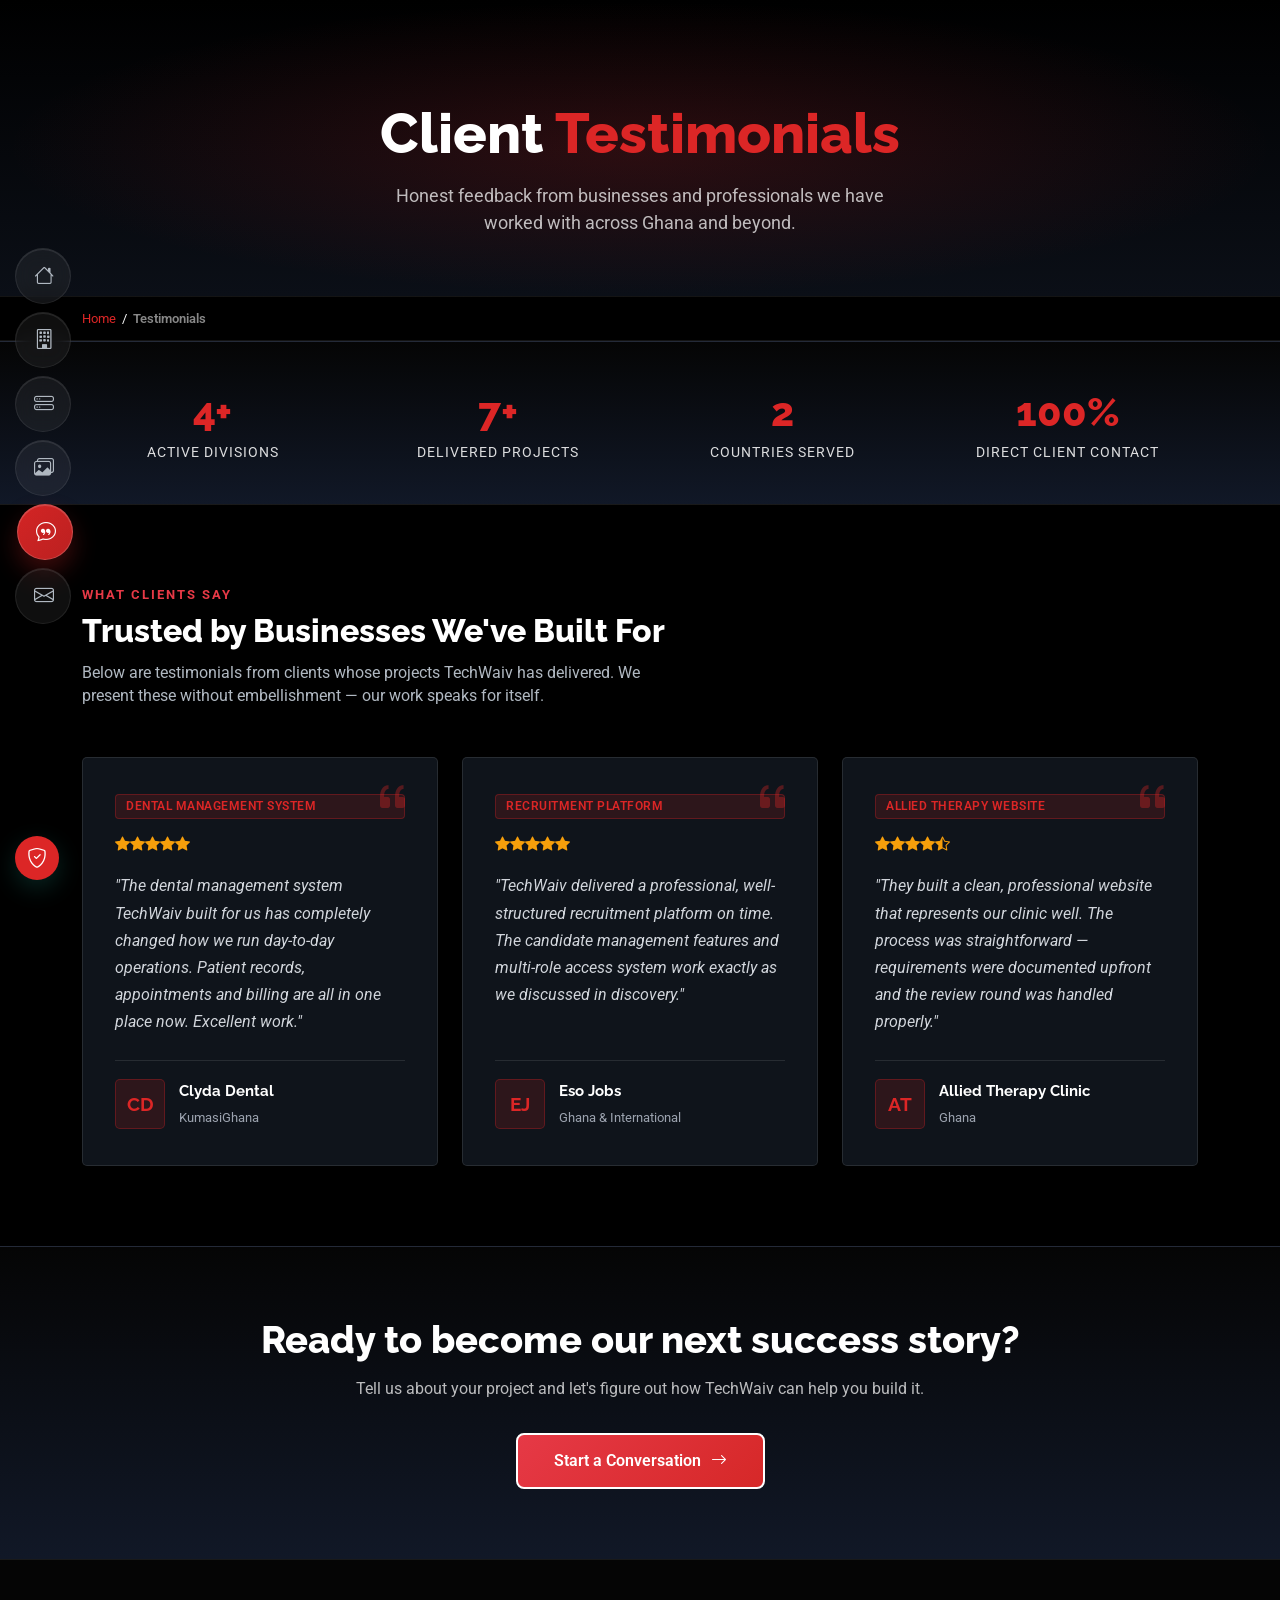
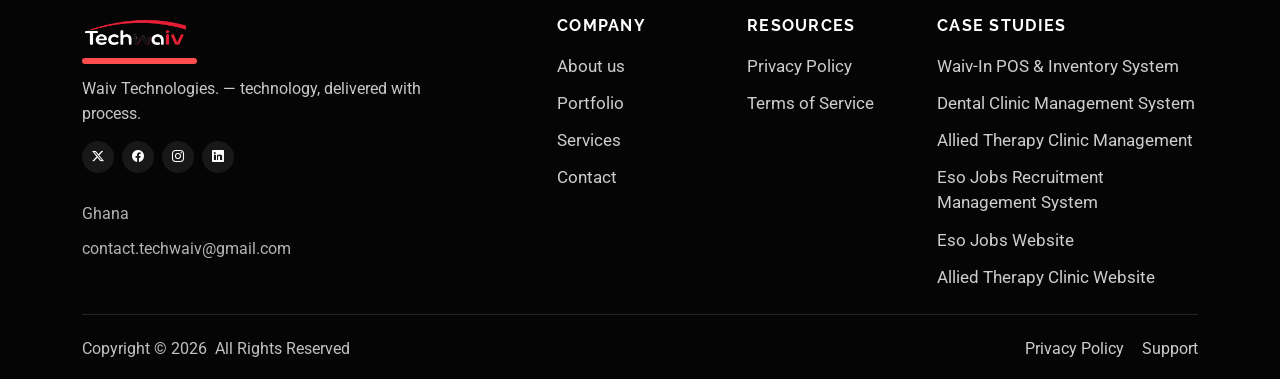
<file: testimonials.html>
<!DOCTYPE html>
<html lang="en">

<head>
  <meta charset="utf-8">
  <meta content="width=device-width, initial-scale=1.0" name="viewport">
  <title>Client Testimonials | TechWaiv Ghana Software Reviews</title>
  <meta name="description" content="Read client testimonials for TechWaiv's custom software, web development, and business system projects across Ghana and international clients.">
  <meta name="robots" content="index, follow">
  <link rel="canonical" href="https://techwaiv.com/testimonials">
  <meta property="og:title" content="Client Testimonials | TechWaiv Ghana Software Reviews">
  <meta property="og:description" content="See what clients say about TechWaiv's software engineering, web development, and digital transformation work.">
  <meta property="og:type" content="website">
  <meta property="og:url" content="https://techwaiv.com/testimonials">
  <meta property="og:image" content="https://techwaiv.com/assets/img/logo.png">
  <meta name="twitter:card" content="summary_large_image">
  <meta name="twitter:title" content="Client Testimonials | TechWaiv Ghana Software Reviews">
  <meta name="twitter:description" content="Real feedback from clients who partnered with TechWaiv for software and digital product delivery.">

  <script type="application/ld+json">
    {
      "@context": "https://schema.org",
      "@type": "WebPage",
      "name": "TechWaiv Client Testimonials",
      "description": "Client feedback and project outcomes for TechWaiv's custom software, website, and digital system projects.",
      "publisher": {
        "@type": "Organization",
        "name": "TechWaiv",
        "url": "https://techwaiv.com"
      }
    }
  </script>

  <!-- Favicons -->
  <link href="assets/img/favicon.png" rel="icon">
  <link href="assets/img/apple-touch-icon.png" rel="apple-touch-icon">

  <!-- Fonts -->
  <link href="https://fonts.googleapis.com" rel="preconnect">
  <link href="https://fonts.gstatic.com" rel="preconnect" crossorigin>
  <link href="https://fonts.googleapis.com/css2?family=Raleway:wght@400;500;600;700;800&family=Poppins:wght@300;400;500;600;700&family=Roboto:wght@300;400;500;700&display=swap" rel="stylesheet">

  <!-- Vendor CSS Files -->
  <link href="assets/vendor/bootstrap/css/bootstrap.min.css" rel="stylesheet">
  <link href="assets/vendor/bootstrap-icons/bootstrap-icons.css" rel="stylesheet">
  <link href="assets/vendor/aos/aos.css" rel="stylesheet">

  <!-- Main CSS File -->
  <link href="assets/css/main.css" rel="stylesheet">

  <style>
    /* ── Page Hero ── */
    .testimonials-hero {
      background: linear-gradient(180deg, #000000 0%, #0b0f17 100%);
      padding: 100px 0 60px;
      text-align: center;
      color: #fff;
      position: relative;
      overflow: hidden;
      border-bottom: 1px solid rgba(255, 255, 255, 0.08);
    }
    .testimonials-hero::before {
      content: '';
      position: absolute;
      inset: 0;
      background: radial-gradient(ellipse at 50% 50%, rgba(220, 38, 38, 0.18) 0%, transparent 70%);
    }
    .testimonials-hero h1 {
      font-size: clamp(2rem, 5vw, 3.5rem);
      font-weight: 800;
      color: #fff;
      margin-bottom: 16px;
      position: relative;
    }
    .testimonials-hero h1 span { color: var(--primary-red); }
    .testimonials-hero p {
      font-size: 1.1rem;
      color: rgba(255,255,255,0.72);
      max-width: 540px;
      margin: 0 auto;
      position: relative;
    }

    /* ── Breadcrumb ── */
    .breadcrumb-bar {
      background: #000000;
      padding: 12px 0;
      font-size: 13px;
      border-bottom: 1px solid rgba(255, 255, 255, 0.08);
    }
    .breadcrumb-bar a { color: var(--primary-red); text-decoration: none; }
    .breadcrumb-bar span { color: #888; }

    /* ── Notice banner ── */
    .notice-banner {
      background: rgba(220, 38, 38, 0.1);
      border-left: 4px solid var(--primary-red);
      border-radius: 5px;
      padding: 14px 20px;
      font-size: 0.88rem;
      color: #F3F4F6;
      margin-bottom: 40px;
    }
    .notice-banner strong { color: var(--primary-red); }

    /* ── Stats bar ── */
    .stats-bar {
      background: linear-gradient(180deg, #050505 0%, #111827 100%);
      border-top: 1px solid rgba(255, 255, 255, 0.08);
      border-bottom: 1px solid rgba(255, 255, 255, 0.08);
      padding: 40px 0;
      color: #fff;
      text-align: center;
    }
    .stat-item .stat-num {
      font-size: 2.5rem;
      font-weight: 800;
      font-family: 'Raleway', sans-serif;
      color: var(--primary-red);
    }
    .stat-item .stat-label {
      font-size: 0.88rem;
      opacity: 0.85;
      text-transform: uppercase;
      letter-spacing: 1px;
    }

    /* ── Testimonial Cards ── */
    .testimonial-card {
      background: rgba(31, 41, 55, 0.5);
      border-radius: 5px;
      padding: 36px 32px;
      box-shadow: 0 4px 24px rgba(0,0,0,0.3);
      height: 100%;
      position: relative;
      transition: box-shadow 0.25s, border-color 0.25s;
      display: flex;
      flex-direction: column;
      border: 1px solid rgba(255, 255, 255, 0.1);
      -webkit-backdrop-filter: blur(12px);
      backdrop-filter: blur(12px);
    }
    .testimonial-card:hover {
      
      box-shadow: 0 12px 40px rgba(0,0,0,0.5);
    }
    .testimonial-card .quote-icon {
      font-size: 2.5rem;
      color: var(--primary-red);
      opacity: 0.35;
      position: absolute;
      top: 20px;
      right: 24px;
      line-height: 1;
    }
    .testimonial-card .stars {
      color: #f59e0b;
      margin-bottom: 18px;
      font-size: 15px;
    }
    .testimonial-card .quote-text {
      font-size: 0.97rem;
      line-height: 1.75;
      color: #D1D5DB;
      flex-grow: 1;
      font-style: italic;
      margin-bottom: 24px;
    }
    .testimonial-card .tc-footer {
      display: flex;
      align-items: center;
      gap: 14px;
      border-top: 1px solid rgba(255, 255, 255, 0.1);
      padding-top: 18px;
    }
    .testimonial-card .tc-avatar {
      width: 50px;
      height: 50px;
      border-radius: 5px;
      background: rgba(220, 38, 38, 0.15);
      border: 1px solid rgba(220, 38, 38, 0.3);
      display: flex;
      align-items: center;
      justify-content: center;
      font-size: 1.2rem;
      font-weight: 700;
      color: var(--primary-red);
      flex-shrink: 0;
      font-family: 'Raleway', sans-serif;
    }
    .testimonial-card .tc-meta h5 {
      font-size: 0.95rem;
      font-weight: 700;
      color: #FFFFFF;
      margin-bottom: 2px;
    }
    .testimonial-card .tc-meta span {
      font-size: 0.8rem;
      color: #9CA3AF;
    }
    .testimonial-card .project-tag {
      display: inline-block;
      background: rgba(220, 38, 38, 0.15);
      color: var(--primary-red);
      border: 1px solid rgba(220, 38, 38, 0.3);
      font-size: 0.72rem;
      font-weight: 600;
      padding: 3px 10px;
      border-radius: 4px;
      margin-bottom: 14px;
      text-transform: uppercase;
      letter-spacing: 0.5px;
    }

    /* ── CTA ── */
    .cta-band {
      background: linear-gradient(180deg, #050505 0%, #111827 100%);
      border-top: 1px solid rgba(255, 255, 255, 0.08);
      padding: 70px 0;
      text-align: center;
      color: #fff;
    }
    .cta-band h2 {
      font-size: clamp(1.6rem, 3vw, 2.4rem);
      font-weight: 800;
      color: #fff;
      margin-bottom: 14px;
    }
    .cta-band p {
      color: rgba(255,255,255,0.72);
      font-size: 1rem;
      margin-bottom: 32px;
    }
    .btn-cta {
      display: inline-flex;
      align-items: center;
      gap: 10px;
      background: linear-gradient(135deg, #E63946, #D62828);
      color: #fff;
      padding: 14px 36px;
      border-radius: 8px;
      font-weight: 600;
      font-size: 1rem;
      text-decoration: none;
      transition: transform 0.2s, box-shadow 0.2s;
    }
    .btn-cta:hover {
      transform: translateY(-3px);
      box-shadow: 0 8px 24px rgba(230,57,70,0.4);
      color: #fff;
      background: #E63946;
    }

    /* ── Section spacing ── */
    .testimonials-grid-section {
      padding: 80px 0;
      background: #000000;
      color: #FFFFFF;
    }
    .section-label {
      font-size: 0.8rem;
      text-transform: uppercase;
      letter-spacing: 2px;
      color: #E63946;
      font-weight: 700;
      margin-bottom: 8px;
    }
    .section-heading {
      font-size: clamp(1.5rem, 2.5vw, 2rem);
      font-weight: 800;
      color: #FFFFFF;
      margin-bottom: 12px;
    }
    .section-subheading {
      color: #B0B8C1;
      font-size: 0.97rem;
      max-width: 560px;
    }
  </style>
</head>

<body class="testimonials-page">

  <!-- ── HEADER / NAV ── -->
  <header id="header" class="header d-flex flex-column justify-content-center">
    <i class="header-toggle d-xl-none bi bi-list"></i>
    <nav id="navmenu" class="navmenu">
      <ul>
        <li><a href="index.html"><i class="bi bi-house navicon"></i><span>Home</span></a></li>
        <li><a href="about.html"><i class="bi bi-building navicon"></i><span>About Us</span></a></li>
        <li><a href="service-details.html"><i class="bi bi-hdd-stack navicon"></i><span>Services</span></a></li>
        <li><a href="portfolio.html"><i class="bi bi-images navicon"></i><span>Portfolio</span></a></li>
        <li><a href="testimonials.html" class="active"><i class="bi bi-chat-quote navicon"></i><span>Testimonials</span></a></li>
        <li><a href="contact.html"><i class="bi bi-envelope navicon"></i><span>Contact</span></a></li>
      </ul>
    </nav>
  </header>

  <main class="main" id="main">

    <!-- ── HERO ── -->
    <div class="testimonials-hero">
      <div class="container" data-aos="fade-up">
        <h1>Client <span>Testimonials</span></h1>
        <p>Honest feedback from businesses and professionals we have worked with across Ghana and beyond.</p>
      </div>
    </div>

    <!-- ── BREADCRUMB ── -->
    <div class="breadcrumb-bar">
      <div class="container">
        <a href="index.html">Home</a> &nbsp;/&nbsp; <span>Testimonials</span>
      </div>
    </div>

    <!-- ── STATS BAR ── -->
    <div class="stats-bar">
      <div class="container">
        <div class="row gy-4">
          <div class="col-6 col-md-3">
            <div class="stat-item">
              <div class="stat-num">4+</div>
              <div class="stat-label">Active Divisions</div>
            </div>
          </div>
          <div class="col-6 col-md-3">
            <div class="stat-item">
              <div class="stat-num">7+</div>
              <div class="stat-label">Delivered Projects</div>
            </div>
          </div>
          <div class="col-6 col-md-3">
            <div class="stat-item">
              <div class="stat-num">2</div>
              <div class="stat-label">Countries Served</div>
            </div>
          </div>
          <div class="col-6 col-md-3">
            <div class="stat-item">
              <div class="stat-num">100%</div>
              <div class="stat-label">Direct Client Contact</div>
            </div>
          </div>
        </div>
      </div>
    </div>

    <!-- ── TESTIMONIALS GRID ── -->
    <section class="testimonials-grid-section">
      <div class="container">

        <div class="mb-5" data-aos="fade-up">
          <p class="section-label">What clients say</p>
          <h2 class="section-heading">Trusted by Businesses We've Built For</h2>
          <p class="section-subheading">Below are testimonials from clients whose projects TechWaiv has delivered. We present these without embellishment — our work speaks for itself.</p>
        </div>

        <!-- NOTICE: uncomment and update the notice below if testimonials need verification -->
        <!--
        <div class="notice-banner" data-aos="fade-up">
          <strong>Note:</strong> These testimonials are currently pending verification with named clients. We are committed to publishing only authentic, verifiable feedback.
        </div>
        -->

        <div class="row gy-4">

          <!-- Testimonial 1 -->
          <div class="col-lg-6 col-xl-4" data-aos="fade-up" data-aos-delay="100">
            <div class="testimonial-card">
              <i class="bi bi-quote quote-icon"></i>
              <span class="project-tag">Dental Management System</span>
              <div class="stars">
                <i class="bi bi-star-fill"></i><i class="bi bi-star-fill"></i><i class="bi bi-star-fill"></i><i class="bi bi-star-fill"></i><i class="bi bi-star-fill"></i>
              </div>
              <p class="quote-text">"The dental management system TechWaiv built for us has completely changed how we run day-to-day operations. Patient records, appointments and billing are all in one place now. Excellent work."</p>
              <div class="tc-footer">
                <div class="tc-avatar">CD</div>
                <div class="tc-meta">
                  <h5>Clyda Dental</h5>
                  <span>KumasiGhana</span>
                </div>
              </div>
            </div>
          </div>

          <!-- Testimonial 2 -->
          <div class="col-lg-6 col-xl-4" data-aos="fade-up" data-aos-delay="200">
            <div class="testimonial-card">
              <i class="bi bi-quote quote-icon"></i>
              <span class="project-tag">Recruitment Platform</span>
              <div class="stars">
                <i class="bi bi-star-fill"></i><i class="bi bi-star-fill"></i><i class="bi bi-star-fill"></i><i class="bi bi-star-fill"></i><i class="bi bi-star-fill"></i>
              </div>
              <p class="quote-text">"TechWaiv delivered a professional, well-structured recruitment platform on time. The candidate management features and multi-role access system work exactly as we discussed in discovery."</p>
              <div class="tc-footer">
                <div class="tc-avatar">EJ</div>
                <div class="tc-meta">
                  <h5>Eso Jobs</h5>
                  <span>Ghana & International</span>
                </div>
              </div>
            </div>
          </div>

          <!-- Testimonial 3 -->
          <div class="col-lg-6 col-xl-4" data-aos="fade-up" data-aos-delay="300">
            <div class="testimonial-card">
              <i class="bi bi-quote quote-icon"></i>
              <span class="project-tag">Allied Therapy Website</span>
              <div class="stars">
                <i class="bi bi-star-fill"></i><i class="bi bi-star-fill"></i><i class="bi bi-star-fill"></i><i class="bi bi-star-fill"></i><i class="bi bi-star-half"></i>
              </div>
              <p class="quote-text">"They built a clean, professional website that represents our clinic well. The process was straightforward — requirements were documented upfront and the review round was handled properly."</p>
              <div class="tc-footer">
                <div class="tc-avatar">AT</div>
                <div class="tc-meta">
                  <h5>Allied Therapy Clinic</h5>
                  <span>Ghana</span>
                </div>
              </div>
            </div>
          </div>



        </div>
      </div>
    </section>

    <!-- ── CTA ── -->
    <div class="cta-band">
      <div class="container" data-aos="fade-up">
        <h2>Ready to become our next success story?</h2>
        <p>Tell us about your project and let's figure out how TechWaiv can help you build it.</p>
        <a href="contact.html" class="btn-cta">
          Start a Conversation <i class="bi bi-arrow-right"></i>
        </a>
      </div>
    </div>

  </main>

  <!-- ── FOOTER ── -->
  <footer id="footer" class="footer position-relative">
    <div class="container">
      <div class="footer-top">
        <div class="row gy-4">
          <div class="col-lg-5 col-md-6">
            <div class="footer-brand">
              <a href="index.html" class="logo-link" aria-label="TechWaiv home">
                <img src="assets/img/logo.png" alt="TechWaiv Logo" class="footer-logo-img">
              </a>
              <p>Waiv Technologies. — technology, delivered with process.</p>
            <div class="social-links">
              <a href="#" aria-label="TechWaiv on X"><i class="bi bi-twitter-x"></i></a>
              <a href="#" aria-label="TechWaiv on Facebook"><i class="bi bi-facebook"></i></a>
              <a href="#" aria-label="TechWaiv on Instagram"><i class="bi bi-instagram"></i></a>
              <a href="#" aria-label="TechWaiv on LinkedIn"><i class="bi bi-linkedin"></i></a>
            </div>
              <div class="footer-contact">
                <p>Ghana</p>
                <p>contact.techwaiv@gmail.com</p>
              </div>
            </div>
          </div>

          <div class="col-lg-2 col-md-6">
            <h4>Company</h4>
            <ul class="footer-links">
              <li><a href="about.html">About us</a></li>
              <li><a href="portfolio.html">Portfolio</a></li>
              <li><a href="service-details.html">Services</a></li>
              <li><a href="contact.html">Contact</a></li>
            </ul>
          </div>

          <div class="col-lg-2 col-md-6">
            <h4>Resources</h4>
            <ul class="footer-links">
              <li><a href="privacy-policy.html">Privacy Policy</a></li>
              <li><a href="privacy-policy.html">Terms of Service</a></li>
            </ul>
          </div>

          <div class="col-lg-3 col-md-6">
            <h4>Case Studies</h4>
            <ul class="footer-links">
              <li><a href="waiv-in.html">Waiv-In POS &amp; Inventory System</a></li>
              <li><a href="dental-management.html">Dental Clinic Management System</a></li>
              <li><a href="allied-therapy-management.html">Allied Therapy Clinic Management</a></li>
              <li><a href="esojobs-management.html">Eso Jobs Recruitment Management System</a></li>
              <li><a href="esojobs-website.html">Eso Jobs Website</a></li>
              <li><a href="allied-therapy-website.html">Allied Therapy Clinic Website</a></li>
            </ul>
          </div>

        </div>
      </div>

      <div class="footer-bottom">
        <div class="copyright">
          <span>Copyright &copy; <span id="copyright-year"></span></span>
          <span>All Rights Reserved</span>
        </div>

        <ul class="legal-links">
          <li><a href="privacy-policy.html">Privacy Policy</a></li>
          <li><a href="contact.html">Support</a></li>
        </ul>
      </div>
    </div>
  </footer>

  <!-- Scroll Top -->
  <a href="#" id="scroll-top" class="scroll-top d-flex align-items-center justify-content-center" aria-label="Back to top">
    <i class="bi bi-arrow-up-short"></i>
  </a>

  <!-- Preloader -->
  <div id="preloader"></div>

  <!-- Vendor JS Files -->
  <script src="assets/vendor/bootstrap/js/bootstrap.bundle.min.js"></script>
  <script src="assets/vendor/aos/aos.js"></script>

  <!-- Main JS File -->
  <script src="assets/js/main.js"></script>
  <script>
    document.getElementById('copyright-year').textContent = new Date().getFullYear();
  </script>

</body>

</html>
</file>
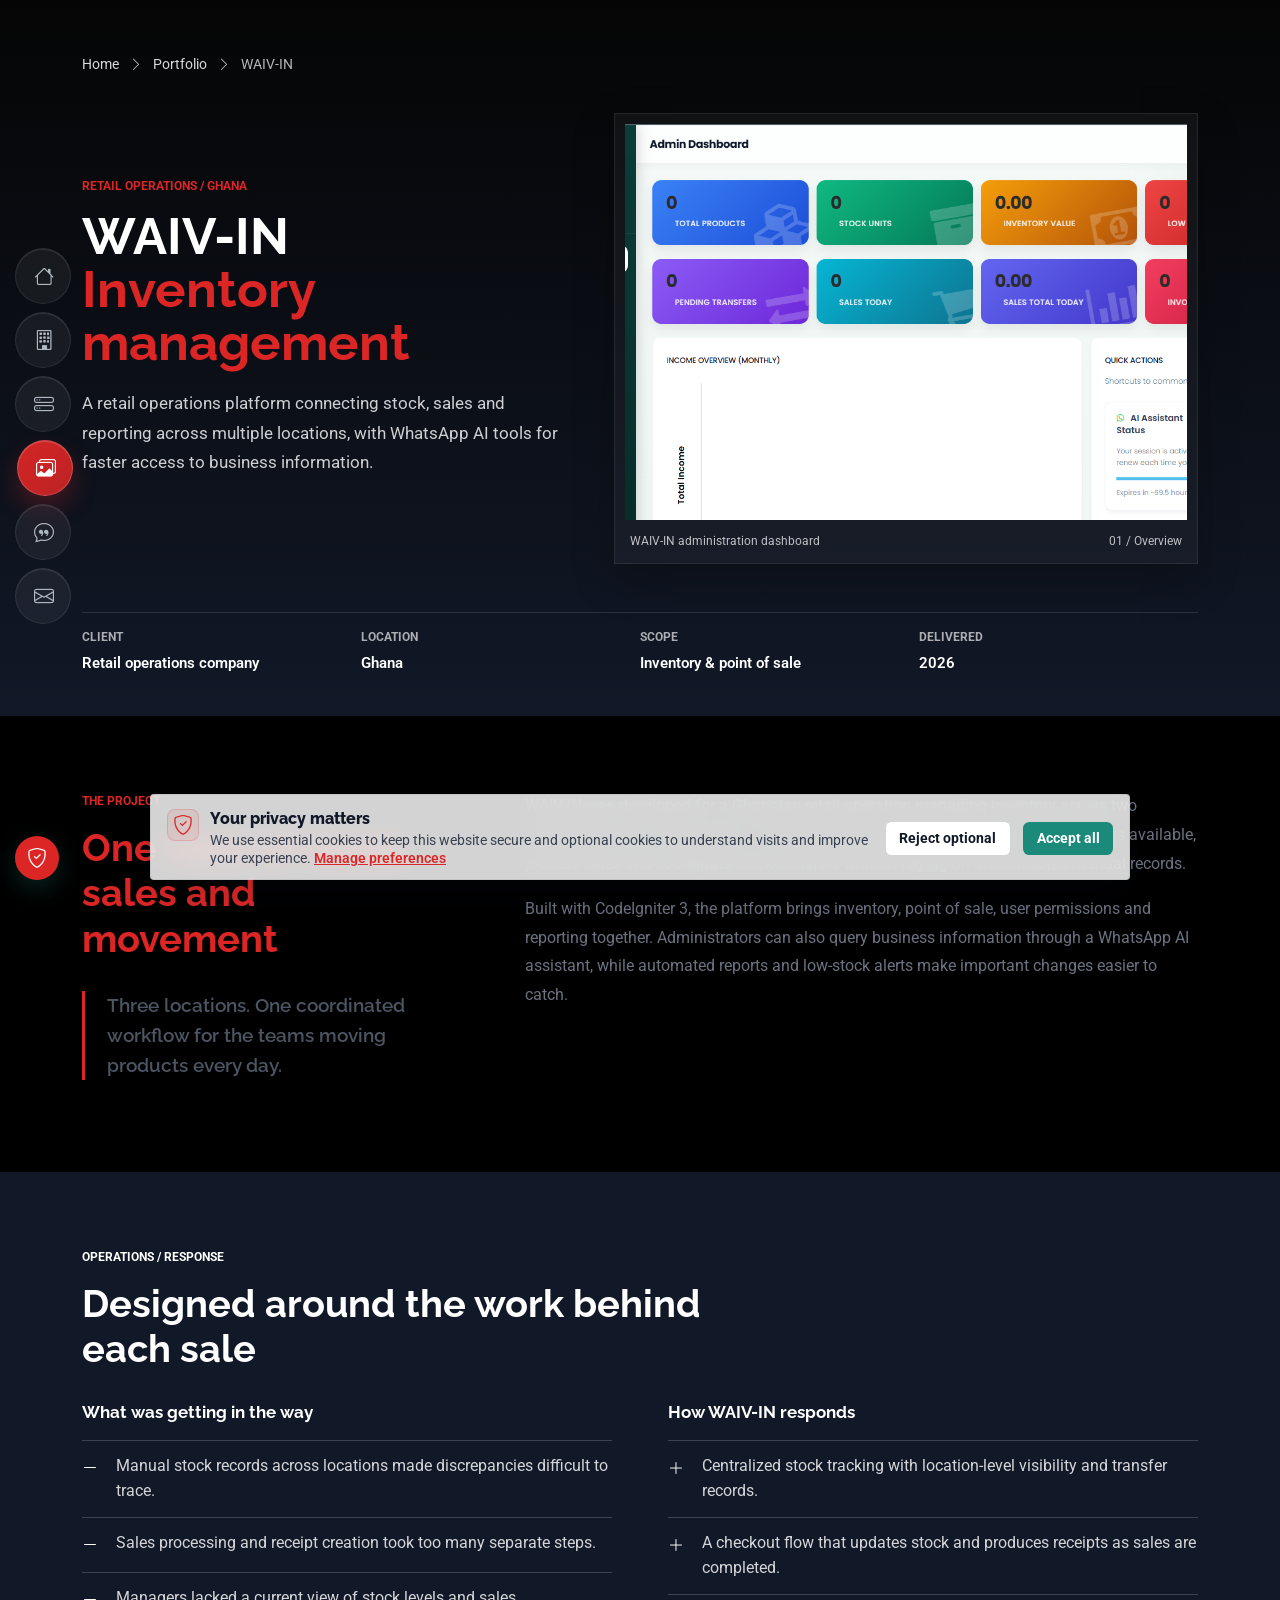
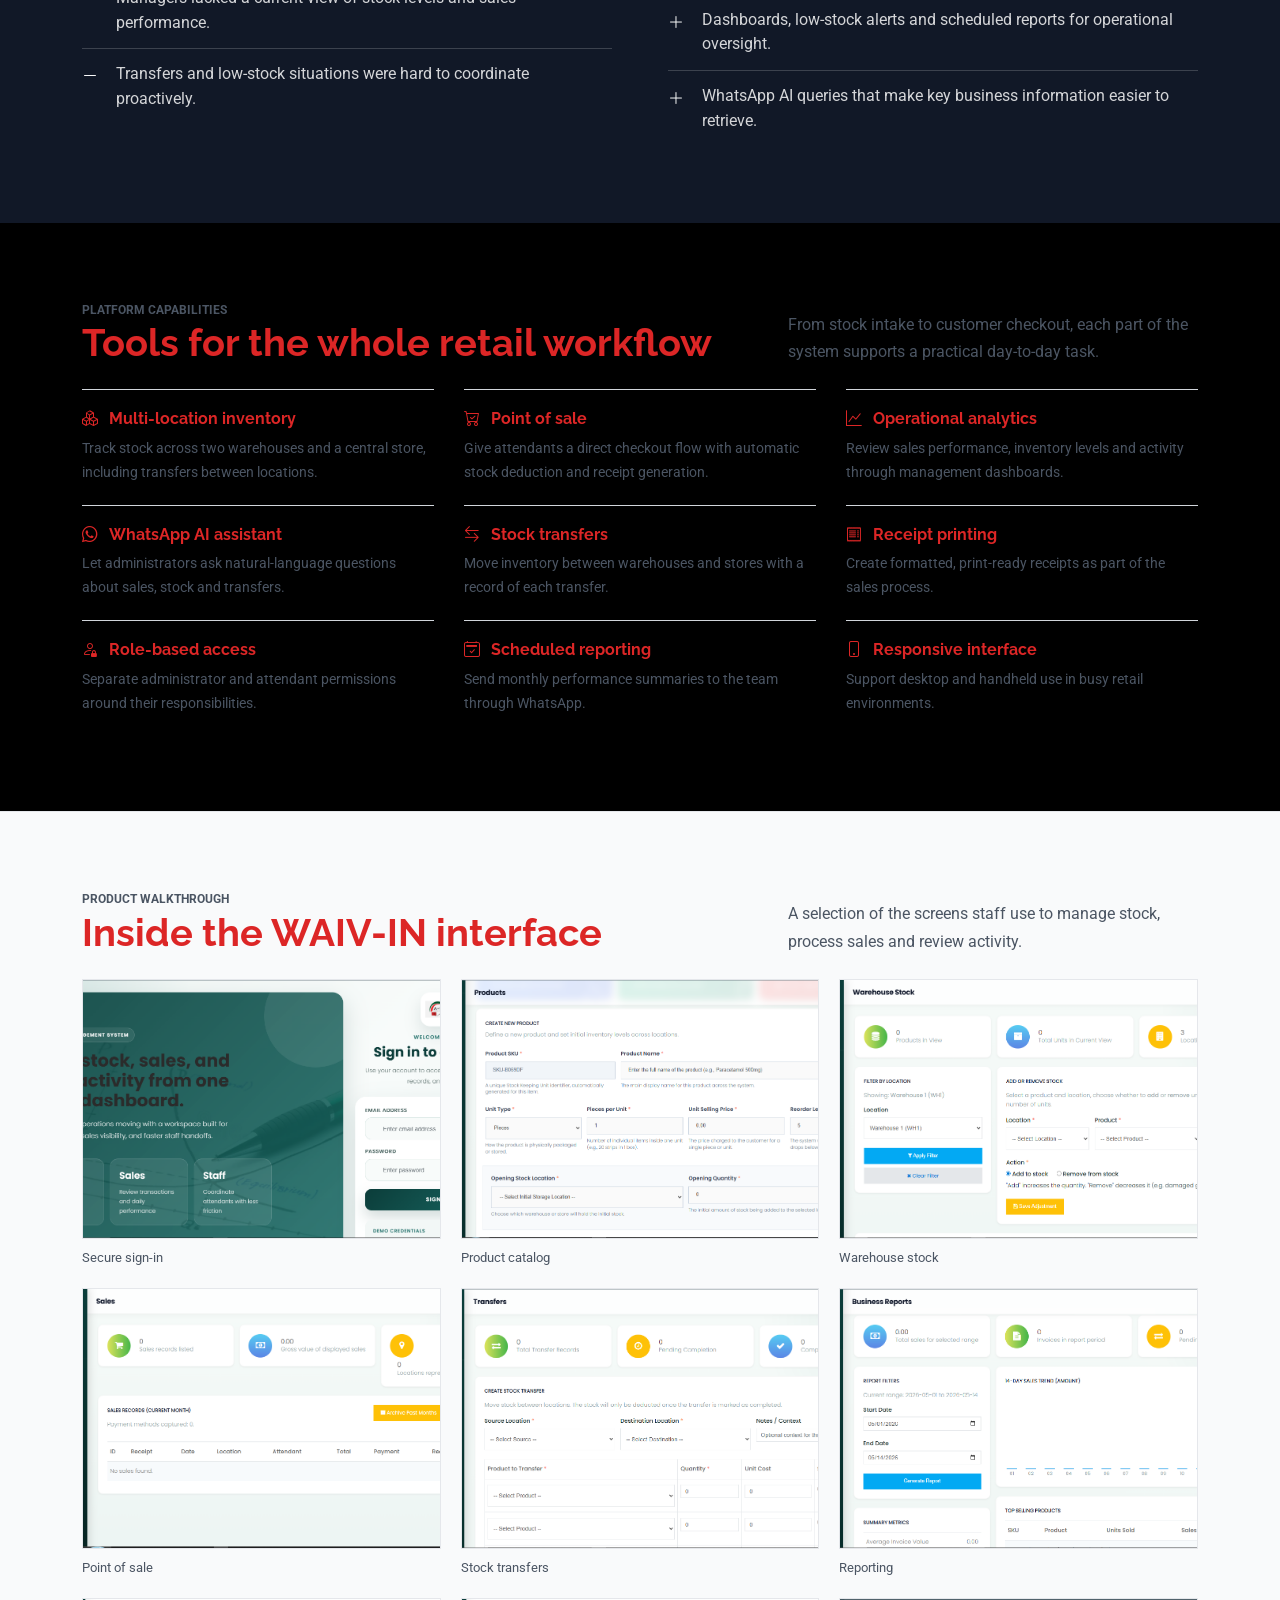
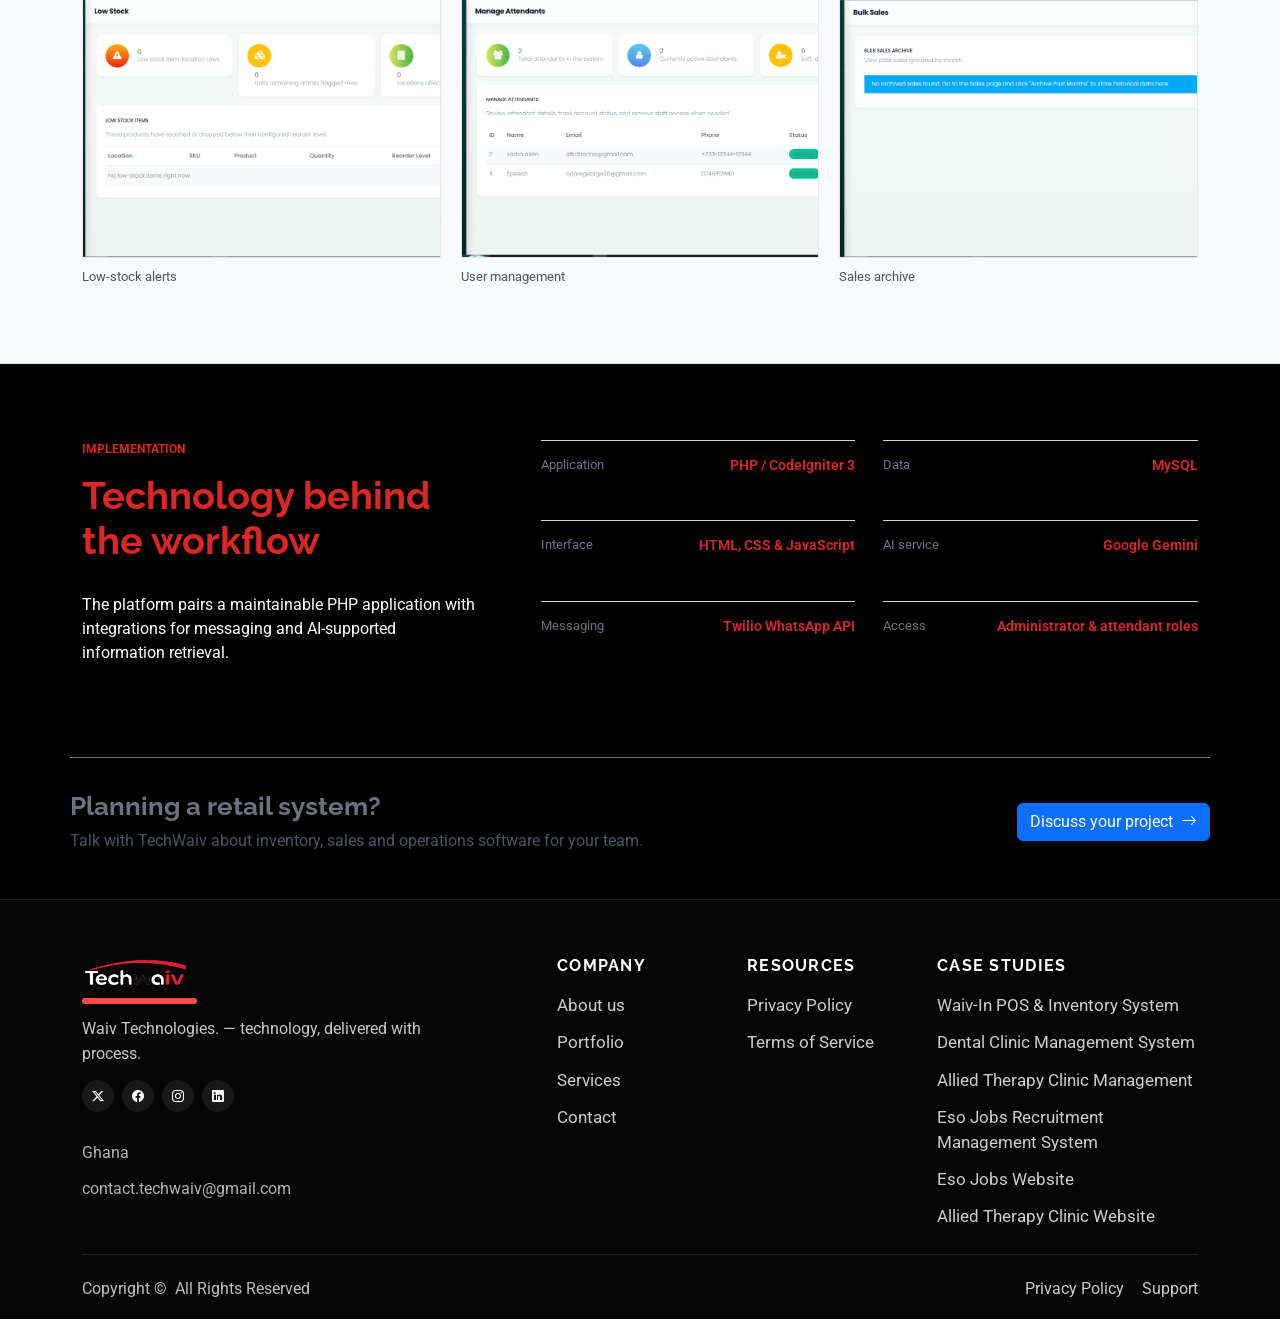
<file: waiv-in.html>
<!DOCTYPE html>
<html lang="en">

<head>
  <meta charset="utf-8">
  <meta content="width=device-width, initial-scale=1.0" name="viewport">

  <title>WAIV-IN Inventory Management System | TechWaiv</title>
  <meta name="description" content="How TechWaiv built WAIV-IN, an inventory management and retail operations platform for multi-location tracking, sales, reporting and WhatsApp AI in Ghana.">
  <meta name="keywords" content="TechWaiv, WAIV-IN, inventory management, retail operations, Ghana software">

  <link href="https://fonts.googleapis.com" rel="preconnect">
  <link href="https://fonts.gstatic.com" rel="preconnect" crossorigin>
  <link href="https://fonts.googleapis.com/css2?family=Roboto:ital,wght@0,100;0,300;0,400;0,500;0,700;0,900;1,100;1,300;1,400;1,500;1,700;1,900&family=Poppins:ital,wght@0,200;0,300;0,400;0,500;0,600;0,700;0,800;0,900;1,200;1,300;1,400;1,500;1,600;1,700;1,800;1,900&family=Raleway:ital,wght@0,100;0,200;0,300;0,400;0,500;0,600;0,700;0,800;0,900;1,100;1,200;1,300;1,400;1,500;1,600;1,700;1,800;1,900&display=swap" rel="stylesheet">

  <link href="assets/vendor/bootstrap/css/bootstrap.min.css" rel="stylesheet">
  <link href="assets/vendor/bootstrap-icons/bootstrap-icons.css" rel="stylesheet">
  <link href="assets/vendor/aos/aos.css" rel="stylesheet">
  <link href="assets/vendor/glightbox/css/glightbox.min.css" rel="stylesheet">
  <link href="assets/vendor/swiper/swiper-bundle.min.css" rel="stylesheet">
  <link href="assets/css/main.css" rel="stylesheet">
  <link href="assets/css/project-case-study.css" rel="stylesheet">
  
</head>

<body class="service-details-page">
  <a href="#main" class="skip-link">Skip to main content</a>

  <header id="header" class="header d-flex flex-column justify-content-center">
    <i class="header-toggle d-xl-none bi bi-list"></i>
    <nav id="navmenu" class="navmenu">
      <ul>
        <li><a href="index.html"><i class="bi bi-house navicon"></i><span>Home</span></a></li>
        <li><a href="about.html"><i class="bi bi-building navicon"></i><span>About Us</span></a></li>
        <li><a href="service-details.html"><i class="bi bi-hdd-stack navicon"></i><span>Services</span></a></li>
        <li><a href="portfolio.html" class="active"><i class="bi bi-images navicon"></i><span>Portfolio</span></a></li>
        <li><a href="testimonials.html"><i class="bi bi-chat-quote navicon"></i><span>Testimonials</span></a></li>
        <li><a href="contact.html"><i class="bi bi-envelope navicon"></i><span>Contact</span></a></li>
      </ul>
    </nav>
  </header>

  <main class="main waiv-case-study" id="main">
    <section class="waiv-intro">
      <div class="container">
        <nav class="waiv-breadcrumb" aria-label="Breadcrumb">
          <a href="index.html">Home</a><i class="bi bi-chevron-right" aria-hidden="true"></i>
          <a href="portfolio.html">Portfolio</a><i class="bi bi-chevron-right" aria-hidden="true"></i>
          <span>WAIV-IN</span>
        </nav>

        <div class="waiv-intro-grid">
          <div>
            <p class="waiv-eyebrow">Retail operations / Ghana</p>
            <h1 class="waiv-title">WAIV-IN<br><span>Inventory management</span></h1>
            <p class="waiv-lede">A retail operations platform connecting stock, sales and reporting across multiple locations, with WhatsApp AI tools for faster access to business information.</p>
          </div>
          <figure class="waiv-hero-image">
            <img src="assets/img/projects/waiv-in/dashboard.png" alt="WAIV-IN inventory dashboard with sales metrics and location status">
            <figcaption><span>WAIV-IN administration dashboard</span><span>01 / Overview</span></figcaption>
          </figure>
        </div>

        <div class="waiv-facts" aria-label="Project details">
          <div class="waiv-fact"><span class="waiv-fact-label">Client</span><span class="waiv-fact-value">Retail operations company</span></div>
          <div class="waiv-fact"><span class="waiv-fact-label">Location</span><span class="waiv-fact-value">Ghana</span></div>
          <div class="waiv-fact"><span class="waiv-fact-label">Scope</span><span class="waiv-fact-value">Inventory &amp; point of sale</span></div>
          <div class="waiv-fact"><span class="waiv-fact-label">Delivered</span><span class="waiv-fact-value">2026</span></div>
        </div>
      </div>
    </section>

    <section class="waiv-section">
      <div class="container waiv-overview">
        <div>
          <p class="waiv-section-kicker">The project</p>
          <h2 class="waiv-section-heading">One view of stock, sales and movement</h2>
          <p class="waiv-overview-note">Three locations. One coordinated workflow for the teams moving products every day.</p>
        </div>
        <div class="waiv-overview-copy">
          <p>WAIV-IN was developed for a Ghanaian retail operation managing inventory across two warehouses and a central store. The team needed a dependable way to see what was available, process sales and coordinate stock transfers without relying on disconnected manual records.</p>
          <p>Built with CodeIgniter 3, the platform brings inventory, point of sale, user permissions and reporting together. Administrators can also query business information through a WhatsApp AI assistant, while automated reports and low-stock alerts make important changes easier to catch.</p>
        </div>
      </div>
    </section>

    <section class="waiv-context">
      <div class="container">
        <p class="waiv-section-kicker">Operations / Response</p>
        <h2 class="waiv-section-heading">Designed around the work behind each sale</h2>
        <div class="waiv-context-grid">
          <div class="waiv-context-block">
            <h3>What was getting in the way</h3>
            <ul>
              <li><i class="bi bi-dash-lg" aria-hidden="true"></i><span>Manual stock records across locations made discrepancies difficult to trace.</span></li>
              <li><i class="bi bi-dash-lg" aria-hidden="true"></i><span>Sales processing and receipt creation took too many separate steps.</span></li>
              <li><i class="bi bi-dash-lg" aria-hidden="true"></i><span>Managers lacked a current view of stock levels and sales performance.</span></li>
              <li><i class="bi bi-dash-lg" aria-hidden="true"></i><span>Transfers and low-stock situations were hard to coordinate proactively.</span></li>
            </ul>
          </div>
          <div class="waiv-context-block">
            <h3>How WAIV-IN responds</h3>
            <ul>
              <li><i class="bi bi-plus-lg" aria-hidden="true"></i><span>Centralized stock tracking with location-level visibility and transfer records.</span></li>
              <li><i class="bi bi-plus-lg" aria-hidden="true"></i><span>A checkout flow that updates stock and produces receipts as sales are completed.</span></li>
              <li><i class="bi bi-plus-lg" aria-hidden="true"></i><span>Dashboards, low-stock alerts and scheduled reports for operational oversight.</span></li>
              <li><i class="bi bi-plus-lg" aria-hidden="true"></i><span>WhatsApp AI queries that make key business information easier to retrieve.</span></li>
            </ul>
          </div>
        </div>
      </div>
    </section>

    <section class="waiv-section">
      <div class="container">
        <div class="waiv-feature-intro">
          <div>
            <p class="waiv-section-kicker">Platform capabilities</p>
            <h2 class="waiv-section-heading">Tools for the whole retail workflow</h2>
          </div>
          <p>From stock intake to customer checkout, each part of the system supports a practical day-to-day task.</p>
        </div>
        <div class="waiv-feature-list">
          <div class="waiv-feature"><h3 class="waiv-feature-heading"><i class="bi bi-boxes" aria-hidden="true"></i>Multi-location inventory</h3><p>Track stock across two warehouses and a central store, including transfers between locations.</p></div>
          <div class="waiv-feature"><h3 class="waiv-feature-heading"><i class="bi bi-cart-check" aria-hidden="true"></i>Point of sale</h3><p>Give attendants a direct checkout flow with automatic stock deduction and receipt generation.</p></div>
          <div class="waiv-feature"><h3 class="waiv-feature-heading"><i class="bi bi-graph-up" aria-hidden="true"></i>Operational analytics</h3><p>Review sales performance, inventory levels and activity through management dashboards.</p></div>
          <div class="waiv-feature"><h3 class="waiv-feature-heading"><i class="bi bi-whatsapp" aria-hidden="true"></i>WhatsApp AI assistant</h3><p>Let administrators ask natural-language questions about sales, stock and transfers.</p></div>
          <div class="waiv-feature"><h3 class="waiv-feature-heading"><i class="bi bi-arrow-left-right" aria-hidden="true"></i>Stock transfers</h3><p>Move inventory between warehouses and stores with a record of each transfer.</p></div>
          <div class="waiv-feature"><h3 class="waiv-feature-heading"><i class="bi bi-receipt" aria-hidden="true"></i>Receipt printing</h3><p>Create formatted, print-ready receipts as part of the sales process.</p></div>
          <div class="waiv-feature"><h3 class="waiv-feature-heading"><i class="bi bi-person-lock" aria-hidden="true"></i>Role-based access</h3><p>Separate administrator and attendant permissions around their responsibilities.</p></div>
          <div class="waiv-feature"><h3 class="waiv-feature-heading"><i class="bi bi-calendar2-check" aria-hidden="true"></i>Scheduled reporting</h3><p>Send monthly performance summaries to the team through WhatsApp.</p></div>
          <div class="waiv-feature"><h3 class="waiv-feature-heading"><i class="bi bi-phone" aria-hidden="true"></i>Responsive interface</h3><p>Support desktop and handheld use in busy retail environments.</p></div>
        </div>
      </div>
    </section>

    <section class="waiv-section waiv-gallery-section">
      <div class="container">
        <div class="waiv-gallery-heading">
          <div>
            <p class="waiv-section-kicker">Product walkthrough</p>
            <h2 class="waiv-section-heading">Inside the WAIV-IN interface</h2>
          </div>
          <p>A selection of the screens staff use to manage stock, process sales and review activity.</p>
        </div>
        <div class="waiv-gallery">
          <figure class="waiv-shot"><a href="assets/img/projects/waiv-in/waiv-in login.PNG" class="glightbox" data-gallery="waiv-in" aria-label="View WAIV-IN secure sign-in screen"><img src="assets/img/projects/waiv-in/waiv-in login.PNG" alt="WAIV-IN sign-in screen"></a><figcaption>Secure sign-in</figcaption></figure>
          <figure class="waiv-shot"><a href="assets/img/projects/waiv-in/products.PNG" class="glightbox" data-gallery="waiv-in" aria-label="View WAIV-IN product catalog"><img src="assets/img/projects/waiv-in/products.PNG" alt="WAIV-IN product catalog with stock levels"></a><figcaption>Product catalog</figcaption></figure>
          <figure class="waiv-shot"><a href="assets/img/projects/waiv-in/warehousestock.PNG" class="glightbox" data-gallery="waiv-in" aria-label="View warehouse stock screen"><img src="assets/img/projects/waiv-in/warehousestock.PNG" alt="Warehouse stock and location monitoring"></a><figcaption>Warehouse stock</figcaption></figure>
          <figure class="waiv-shot"><a href="assets/img/projects/waiv-in/sales.PNG" class="glightbox" data-gallery="waiv-in" aria-label="View WAIV-IN point-of-sale screen"><img src="assets/img/projects/waiv-in/sales.PNG" alt="WAIV-IN point-of-sale screen"></a><figcaption>Point of sale</figcaption></figure>
          <figure class="waiv-shot"><a href="assets/img/projects/waiv-in/transfers.PNG" class="glightbox" data-gallery="waiv-in" aria-label="View stock transfer screen"><img src="assets/img/projects/waiv-in/transfers.PNG" alt="Inventory transfer management screen"></a><figcaption>Stock transfers</figcaption></figure>
          <figure class="waiv-shot"><a href="assets/img/projects/waiv-in/reports.PNG" class="glightbox" data-gallery="waiv-in" aria-label="View WAIV-IN reports"><img src="assets/img/projects/waiv-in/reports.PNG" alt="WAIV-IN reporting and analytics"></a><figcaption>Reporting</figcaption></figure>
          <figure class="waiv-shot"><a href="assets/img/projects/waiv-in/lowstock.PNG" class="glightbox" data-gallery="waiv-in" aria-label="View low-stock alerts screen"><img src="assets/img/projects/waiv-in/lowstock.PNG" alt="Low-stock monitoring and alert screen"></a><figcaption>Low-stock alerts</figcaption></figure>
          <figure class="waiv-shot"><a href="assets/img/projects/waiv-in/manageattendant.PNG" class="glightbox" data-gallery="waiv-in" aria-label="View user management screen"><img src="assets/img/projects/waiv-in/manageattendant.PNG" alt="Attendant user management and permissions"></a><figcaption>User management</figcaption></figure>
          <figure class="waiv-shot"><a href="assets/img/projects/waiv-in/bulksalesarch.PNG" class="glightbox" data-gallery="waiv-in" aria-label="View sales archive screen"><img src="assets/img/projects/waiv-in/bulksalesarch.PNG" alt="Archived bulk sales history"></a><figcaption>Sales archive</figcaption></figure>
        </div>
      </div>
    </section>

    <section class="waiv-section">
      <div class="container waiv-tech">
        <div>
          <p class="waiv-section-kicker">Implementation</p>
          <h2 class="waiv-section-heading">Technology behind the workflow</h2>
          <p class="waiv-overview-copy">The platform pairs a maintainable PHP application with integrations for messaging and AI-supported information retrieval.</p>
        </div>
        <div class="waiv-tech-list">
          <div class="waiv-tech-item"><span>Application</span><strong>PHP / CodeIgniter 3</strong></div>
          <div class="waiv-tech-item"><span>Data</span><strong>MySQL</strong></div>
          <div class="waiv-tech-item"><span>Interface</span><strong>HTML, CSS &amp; JavaScript</strong></div>
          <div class="waiv-tech-item"><span>AI service</span><strong>Google Gemini</strong></div>
          <div class="waiv-tech-item"><span>Messaging</span><strong>Twilio WhatsApp API</strong></div>
          <div class="waiv-tech-item"><span>Access</span><strong>Administrator &amp; attendant roles</strong></div>
        </div>
      </div>
    </section>

    <section class="container waiv-cta">
      <div>
        <h2>Planning a retail system?</h2>
        <p>Talk with TechWaiv about inventory, sales and operations software for your team.</p>
      </div>
      <a href="contact.html" class="btn btn-primary">Discuss your project <i class="bi bi-arrow-right ms-1" aria-hidden="true"></i></a>
    </section>
  </main>

  <footer id="footer" class="footer position-relative">
    <div class="container">
      <div class="footer-top">
        <div class="row gy-4">
          <div class="col-lg-5 col-md-6">
            <div class="footer-brand">
              <a href="index.html" class="logo-link" aria-label="TechWaiv home"><img src="assets/img/logo.png" alt="TechWaiv Logo" class="footer-logo-img"></a>
              <p>Waiv Technologies. — technology, delivered with process.</p>
            <div class="social-links">
              <a href="#" aria-label="TechWaiv on X"><i class="bi bi-twitter-x"></i></a>
              <a href="#" aria-label="TechWaiv on Facebook"><i class="bi bi-facebook"></i></a>
              <a href="#" aria-label="TechWaiv on Instagram"><i class="bi bi-instagram"></i></a>
              <a href="#" aria-label="TechWaiv on LinkedIn"><i class="bi bi-linkedin"></i></a>
            </div>
              <div class="footer-contact"><p>Ghana</p><p>contact.techwaiv@gmail.com</p></div>
            </div>
          </div>
          <div class="col-lg-2 col-md-6">
            <h4>Company</h4>
            <ul class="footer-links"><li><a href="about.html">About us</a></li><li><a href="portfolio.html">Portfolio</a></li><li><a href="service-details.html">Services</a></li><li><a href="contact.html">Contact</a></li></ul>
          </div>
          <div class="col-lg-2 col-md-6">
            <h4>Resources</h4>
            <ul class="footer-links">
              <li><a href="privacy-policy.html">Privacy Policy</a></li>
              <li><a href="privacy-policy.html">Terms of Service</a></li>
            </ul>
          </div>
          <div class="col-lg-3 col-md-6">
            <h4>Case Studies</h4>
            <ul class="footer-links">
              <li><a href="waiv-in.html">Waiv-In POS &amp; Inventory System</a></li>
              <li><a href="dental-management.html">Dental Clinic Management System</a></li>
              <li><a href="allied-therapy-management.html">Allied Therapy Clinic Management</a></li>
              <li><a href="esojobs-management.html">Eso Jobs Recruitment Management System</a></li>
              <li><a href="esojobs-website.html">Eso Jobs Website</a></li>
              <li><a href="allied-therapy-website.html">Allied Therapy Clinic Website</a></li>
            </ul>
          </div>
        </div>
      </div>
      <div class="footer-bottom">
        <div class="copyright"><span>Copyright &copy; <span id="copyright-year"></span></span><span>All Rights Reserved</span></div>
        <ul class="legal-links"><li><a href="privacy-policy.html">Privacy Policy</a></li><li><a href="contact.html">Support</a></li></ul>
      </div>
    </div>
  </footer>

  <a href="#" id="scroll-top" class="scroll-top d-flex align-items-center justify-content-center" aria-label="Back to top"><i class="bi bi-arrow-up-short"></i></a>
  <div id="preloader"></div>

  <script src="assets/vendor/bootstrap/js/bootstrap.bundle.min.js"></script>
  <script src="assets/vendor/php-email-form/validate.js"></script>
  <script src="assets/vendor/aos/aos.js"></script>
  <script src="assets/vendor/typed.js/typed.umd.js"></script>
  <script src="assets/vendor/purecounter/purecounter_vanilla.js"></script>
  <script src="assets/vendor/waypoints/noframework.waypoints.js"></script>
  <script src="assets/vendor/glightbox/js/glightbox.min.js"></script>
  <script src="assets/vendor/imagesloaded/imagesloaded.pkgd.min.js"></script>
  <script src="assets/vendor/isotope-layout/isotope.pkgd.min.js"></script>
  <script src="assets/vendor/swiper/swiper-bundle.min.js"></script>
  <script src="assets/js/main.js"></script>
</body>
</html>
</file>
<file: assets/css/project-case-study.css>
.project-case-page {
  background: var(--primary-white);
}

.project-case-hero {
  padding: 48px 0 40px;
  background: var(--gray-50);
}

.project-case-breadcrumb {
  display: flex;
  align-items: center;
  gap: 10px;
  margin-bottom: 36px;
  color: var(--gray-600);
  font-size: .875rem;
}

.project-case-breadcrumb a {
  color: var(--gray-700);
}

.project-case-breadcrumb a:hover {
  color: var(--accent-color);
}

.project-case-hero-grid {
  display: grid;
  grid-template-columns: minmax(0, .9fr) minmax(0, 1.1fr);
  align-items: center;
  gap: 52px;
}

.project-case-kicker,
.project-case-label {
  margin: 0 0 13px;
  color: var(--accent-color);
  font-size: .78rem;
  font-weight: 700;
  text-transform: uppercase;
}

.project-case-title {
  max-width: 580px;
  margin: 0 0 18px;
  color: var(--gray-900);
  font-family: var(--heading-font);
  font-size: 3.6rem;
  font-weight: 700;
  line-height: 1.06;
}

.project-case-title span {
  color: var(--accent-color);
}

.project-case-intro {
  max-width: 540px;
  margin: 0;
  color: var(--gray-600);
  font-size: 1.05rem;
  line-height: 1.75;
}

.project-case-image {
  margin: 0;
  padding: 10px;
  border: 1px solid var(--gray-200);
  background: var(--primary-white);
  box-shadow: 0 16px 38px color-mix(in srgb, var(--primary-black) 10%, transparent);
}

.project-case-image img {
  display: block;
  width: 100%;
  aspect-ratio: 1.42;
  object-fit: cover;
  object-position: top;
}

.project-case-image figcaption {
  display: flex;
  justify-content: space-between;
  gap: 14px;
  padding: 11px 5px 1px;
  color: var(--gray-600);
  font-size: .78rem;
}

.project-case-facts {
  display: grid;
  grid-template-columns: repeat(4, minmax(0, 1fr));
  margin-top: 44px;
  border-top: 1px solid var(--gray-300);
}

.project-case-fact {
  display: grid;
  gap: 6px;
  padding: 15px 18px 0 0;
}

.project-case-fact span {
  color: var(--gray-500);
  font-size: .72rem;
  font-weight: 700;
  text-transform: uppercase;
}

.project-case-fact strong {
  color: var(--gray-900);
  font-size: .92rem;
  font-weight: 600;
}

.project-case-section {
  padding: 72px 0;
}

.project-case-section + .project-case-section {
  border-top: 1px solid var(--gray-200);
}

.project-case-section h2 {
  max-width: 700px;
  margin: 0 0 24px;
  color: var(--gray-900);
  font-family: var(--heading-font);
  font-size: 2.5rem;
  font-weight: 700;
  line-height: 1.2;
}

.project-case-overview {
  display: grid;
  grid-template-columns: .75fr 1.25fr;
  gap: 58px;
}

.project-case-overview p {
  color: var(--gray-600);
  line-height: 1.8;
}

.project-case-overview .project-case-callout {
  padding-left: 20px;
  border-left: 3px solid var(--accent-color);
  color: var(--gray-800);
  font-family: var(--heading-font);
  font-size: 1.2rem;
  font-weight: 600;
  line-height: 1.55;
}

.project-case-dark {
  background: var(--gray-900);
  color: var(--primary-white);
}

.project-case-dark h2 {
  color: var(--primary-white);
}

.project-case-dark .project-case-label {
  color: var(--primary-white);
}

.project-case-columns {
  display: grid;
  grid-template-columns: repeat(2, minmax(0, 1fr));
  gap: 52px;
}

.project-case-columns h3 {
  margin: 0 0 15px;
  color: var(--primary-white);
  font-size: 1.05rem;
  font-weight: 700;
}

.project-case-list {
  margin: 0;
  padding: 0;
  list-style: none;
}

.project-case-list li {
  display: grid;
  grid-template-columns: 20px 1fr;
  gap: 10px;
  padding: 13px 0;
  border-top: 1px solid color-mix(in srgb, var(--primary-white) 18%, transparent);
  color: color-mix(in srgb, var(--primary-white) 82%, transparent);
  line-height: 1.6;
}

.project-case-list i {
  padding-top: 3px;
  color: var(--primary-white);
}

.project-case-feature-intro,
.project-case-gallery-intro {
  display: flex;
  align-items: end;
  justify-content: space-between;
  gap: 28px;
  margin-bottom: 24px;
}

.project-case-feature-intro h2,
.project-case-gallery-intro h2 {
  margin-bottom: 0;
}

.project-case-feature-intro > p,
.project-case-gallery-intro > p {
  max-width: 420px;
  margin: 0;
  color: var(--gray-600);
  line-height: 1.7;
}

.project-case-features {
  display: grid;
  grid-template-columns: repeat(3, minmax(0, 1fr));
  column-gap: 28px;
}

.project-case-feature {
  padding: 19px 0;
  border-top: 1px solid var(--gray-300);
}

.project-case-feature h3 {
  display: flex;
  align-items: center;
  gap: 10px;
  margin: 0 0 8px;
  color: var(--gray-900);
  font-size: .98rem;
  font-weight: 700;
}

.project-case-feature h3 i {
  color: var(--accent-color);
}

.project-case-feature p {
  margin: 0;
  color: var(--gray-600);
  font-size: .9rem;
  line-height: 1.65;
}

.project-case-gallery-section {
  background: var(--gray-50);
}

.project-case-gallery {
  display: grid;
  grid-template-columns: repeat(3, minmax(0, 1fr));
  gap: 20px;
}

.project-case-gallery.single {
  grid-template-columns: minmax(0, 760px);
}

.project-case-shot {
  margin: 0;
}

.project-case-shot a {
  display: block;
  overflow: hidden;
  border: 1px solid var(--gray-200);
  background: var(--primary-white);
}

.project-case-shot img {
  display: block;
  width: 100%;
  aspect-ratio: 1.4;
  object-fit: cover;
  object-position: top;
  transition: transform .3s ease;
}

.project-case-shot a:hover img {
  transform: scale(1.025);
}

.project-case-shot figcaption {
  padding-top: 9px;
  color: var(--gray-600);
  font-size: .83rem;
}

.project-case-tech {
  display: grid;
  grid-template-columns: repeat(2, minmax(0, 1fr));
  column-gap: 28px;
}

.project-case-tech-item {
  display: flex;
  justify-content: space-between;
  gap: 12px;
  padding: 14px 0;
  border-top: 1px solid var(--gray-300);
}

.project-case-tech-item span {
  color: var(--gray-500);
  font-size: .82rem;
}

.project-case-tech-item strong {
  color: var(--gray-900);
  font-size: .88rem;
  font-weight: 600;
  text-align: right;
}

.project-case-cta {
  display: flex;
  align-items: center;
  justify-content: space-between;
  gap: 24px;
  padding: 30px 0 44px;
  border-top: 1px solid var(--gray-300);
}

.project-case-cta h2 {
  margin: 0 0 7px;
  color: var(--gray-900);
  font-family: var(--heading-font);
  font-size: 1.65rem;
  font-weight: 700;
}

.project-case-cta p {
  margin: 0;
  color: var(--gray-600);
}

@media (max-width: 991px) {
  .project-case-hero-grid { gap: 32px; }
  .project-case-overview { gap: 36px; }
  .project-case-features { grid-template-columns: repeat(2, minmax(0, 1fr)); }
}

@media (max-width: 767px) {
  .project-case-hero { padding: 36px 0; }
  .project-case-breadcrumb { margin-bottom: 26px; }
  .project-case-hero-grid,
  .project-case-overview,
  .project-case-columns { grid-template-columns: 1fr; gap: 28px; }
  .project-case-title { font-size: 2.55rem; }
  .project-case-facts { grid-template-columns: repeat(2, minmax(0, 1fr)); row-gap: 16px; margin-top: 32px; }
  .project-case-section { padding: 56px 0; }
  .project-case-section h2 { font-size: 2rem; }
  .project-case-feature-intro,
  .project-case-gallery-intro { display: block; }
  .project-case-feature-intro > p,
  .project-case-gallery-intro > p { margin-top: 14px; }
  .project-case-gallery { grid-template-columns: repeat(2, minmax(0, 1fr)); gap: 16px; }
  .project-case-cta { align-items: flex-start; flex-direction: column; }
}

@media (max-width: 480px) {
  .project-case-title { font-size: 2.2rem; }
  .project-case-features,
  .project-case-gallery,
  .project-case-tech { grid-template-columns: 1fr; }
}

.waiv-intro { padding: 54px 0 42px; background: linear-gradient(180deg, #050505 0%, #111827 100%); }
.waiv-breadcrumb { display: flex; align-items: center; gap: 10px; margin-bottom: 38px; color: rgba(255,255,255,0.7); font-size: .875rem; }
.waiv-breadcrumb a { color: rgba(255,255,255,0.85); }
.waiv-breadcrumb a:hover { color: var(--accent-color); }
.waiv-intro-grid { display: grid; grid-template-columns: minmax(0, .9fr) minmax(0, 1.1fr); align-items: center; gap: 54px; }
.waiv-eyebrow, .waiv-section-kicker { margin: 0 0 14px; color: var(--accent-color); font-size: .78rem; font-weight: 700; text-transform: uppercase; }
.waiv-title { max-width: 560px; margin: 0 0 20px; color: var(--primary-white); font-family: var(--heading-font); font-size: clamp(2.5rem, 4vw, 4.4rem); font-weight: 700; line-height: 1.04; }
.waiv-title span { color: var(--accent-color); }
.waiv-lede { max-width: 540px; margin: 0 0 22px; color: rgba(255,255,255,0.8); font-size: 1.05rem; line-height: 1.75; }
.waiv-hero-image { margin: 0; padding: 10px; background: rgba(255,255,255,0.04); border: 1px solid rgba(255,255,255,0.08); box-shadow: 0 16px 38px rgba(0,0,0,0.25); }
.waiv-hero-image img { display: block; width: 100%; aspect-ratio: 1.42; object-fit: cover; object-position: top; }
.waiv-hero-image figcaption { display: flex; justify-content: space-between; gap: 16px; padding: 12px 5px 2px; color: rgba(255,255,255,0.72); font-size: .78rem; }
.waiv-facts { display: grid; grid-template-columns: repeat(4, minmax(0, 1fr)); margin-top: 48px; border-top: 1px solid rgba(255,255,255,0.12); }
.waiv-fact { display: grid; gap: 6px; padding: 16px 22px 0 0; }
.waiv-fact-label { color: rgba(255,255,255,0.65); font-size: .72rem; font-weight: 700; text-transform: uppercase; }
.waiv-fact-value { color: var(--primary-white); font-size: .94rem; font-weight: 600; }
.waiv-section { padding: 76px 0; }
.waiv-section + .waiv-section { border-top: 1px solid var(--gray-200); }
.waiv-section-heading { max-width: 690px; margin: 0 0 30px; color: var(--accent-color); font-family: var(--heading-font); font-size: clamp(1.8rem, 3vw, 2.7rem); font-weight: 700; line-height: 1.18; }
.waiv-overview { display: grid; grid-template-columns: .72fr 1.28fr; gap: 64px; }
.waiv-overview-copy { max-width: 700px; }
.waiv-overview-copy p { color: var(--gray-500); line-height: 1.8; }
.waiv-overview-copy p:last-child { margin-bottom: 0; }
.waiv-overview-note { padding-left: 22px; border-left: 3px solid var(--accent-color); color: var(--gray-600); font-family: var(--heading-font); font-size: 1.2rem; font-weight: 600; line-height: 1.55; }
.waiv-context { padding: 76px 0; background: var(--gray-900); color: var(--primary-white); }
.waiv-context .waiv-section-heading, .waiv-context .waiv-section-kicker { color: var(--primary-white); }
.waiv-context-grid { display: grid; grid-template-columns: repeat(2, minmax(0, 1fr)); gap: 56px; }
.waiv-context-block h3 { margin: 0 0 18px; color: var(--primary-white); font-size: 1.08rem; font-weight: 700; }
.waiv-context-block ul { margin: 0; padding: 0; list-style: none; }
.waiv-context-block li { display: grid; grid-template-columns: 24px 1fr; gap: 10px; padding: 13px 0; border-top: 1px solid color-mix(in srgb, var(--primary-white) 18%, transparent); color: color-mix(in srgb, var(--primary-white) 82%, transparent); line-height: 1.55; }
.waiv-context-block li i { padding-top: 3px; color: var(--primary-white); }
.waiv-feature-intro, .waiv-gallery-heading { display: flex; align-items: end; justify-content: space-between; gap: 28px; margin-bottom: 24px; }
.waiv-feature-intro .waiv-section-heading, .waiv-gallery-heading .waiv-section-heading { margin-bottom: 0; }
.waiv-feature-intro p, .waiv-gallery-heading p { max-width: 410px; margin: 0; color: var(--gray-600); line-height: 1.7; }
.waiv-feature-list { display: grid; grid-template-columns: repeat(3, minmax(0, 1fr)); column-gap: 30px; }
.waiv-feature { padding: 20px 0; border-top: 1px solid var(--gray-300); }
.waiv-feature-heading { display: flex; align-items: center; gap: 11px; margin: 0 0 8px; color: var(--accent-color); font-size: .98rem; font-weight: 700; }
.waiv-feature-heading i { color: var(--accent-color); }
.waiv-feature p { margin: 0; color: var(--gray-600); font-size: .9rem; line-height: 1.65; }
.waiv-gallery-section { background: var(--gray-50); }
.waiv-gallery { display: grid; grid-template-columns: repeat(3, minmax(0, 1fr)); gap: 20px; }
.waiv-gallery-single { grid-template-columns: minmax(0, 760px); }
.waiv-shot { margin: 0; }
.waiv-shot a { display: block; overflow: hidden; background: var(--primary-white); border: 1px solid var(--gray-200); }
.waiv-shot img { display: block; width: 100%; aspect-ratio: 1.38; object-fit: cover; object-position: top; transition: transform .3s ease; }
.waiv-shot a:hover img { transform: scale(1.025); }
.waiv-shot figcaption { padding-top: 9px; color: var(--gray-600); font-size: .83rem; }
.waiv-tech { display: grid; grid-template-columns: .75fr 1.25fr; gap: 64px; }
.waiv-tech-list { display: grid; grid-template-columns: repeat(2, minmax(0, 1fr)); column-gap: 28px; }
.waiv-tech-item { display: flex; justify-content: space-between; gap: 12px; padding: 14px 0; border-top: 1px solid var(--gray-300); }
.waiv-tech-item span { color: var(--gray-500); font-size: .82rem; }
.waiv-tech-item strong { color: var(--accent-color); font-size: .88rem; font-weight: 600; text-align: right; }
.waiv-video { display: block; width: 100%; margin-top: 30px; background: var(--primary-black); }
.waiv-cta { display: flex; align-items: center; justify-content: space-between; gap: 28px; padding: 32px 0 46px; border-top: 1px solid var(--gray-500); }
.waiv-cta h2 { margin: 0 0 7px; color: var(--gray-500); font-family: var(--heading-font); font-size: 1.65rem; font-weight: 700; }
.waiv-cta p { margin: 0; color: var(--gray-600); }

@media (max-width: 991px) {
  .waiv-intro-grid { gap: 32px; }
  .waiv-overview, .waiv-tech { gap: 36px; }
  .waiv-feature-list { grid-template-columns: repeat(2, minmax(0, 1fr)); }
}

@media (max-width: 767px) {
  .waiv-intro { padding: 36px 0; }
  .waiv-breadcrumb { margin-bottom: 26px; }
  .waiv-intro-grid, .waiv-overview, .waiv-context-grid, .waiv-tech { grid-template-columns: 1fr; gap: 28px; }
  .waiv-title { font-size: 2.65rem; }
  .waiv-facts { grid-template-columns: repeat(2, minmax(0, 1fr)); row-gap: 16px; margin-top: 32px; }
  .waiv-fact { padding-right: 12px; }
  .waiv-section, .waiv-context { padding: 58px 0; }
  .waiv-feature-intro, .waiv-gallery-heading { display: block; }
  .waiv-feature-intro p, .waiv-gallery-heading p { margin-top: 14px; }
  .waiv-gallery { grid-template-columns: repeat(2, minmax(0, 1fr)); gap: 16px; }
  .waiv-cta { align-items: flex-start; flex-direction: column; }
}

@media (max-width: 480px) {
  .waiv-title { font-size: 2.25rem; }
  .waiv-feature-list, .waiv-gallery, .waiv-tech-list { grid-template-columns: 1fr; }
  .waiv-facts { column-gap: 12px; }
}
</file>
<file: assets/css/main.css>
/**
* Template Name: MyResume
* Template URL: https://bootstrapmade.com/free-html-bootstrap-template-my-resume/
* Updated: Jun 29 2024 with Bootstrap v5.3.3
* Author: BootstrapMade.com
* License: https://bootstrapmade.com/license/
*/

/*--------------------------------------------------------------
# Font & Color Variables
# Help: https://bootstrapmade.com/color-system/
--------------------------------------------------------------*/
/* Fonts */
:root {
  --default-font: "Roboto",  system-ui, -apple-system, "Segoe UI", Roboto, "Helvetica Neue", Arial, "Noto Sans", "Liberation Sans", sans-serif, "Apple Color Emoji", "Segoe UI Emoji", "Segoe UI Symbol", "Noto Color Emoji";
  --heading-font: "Raleway",  sans-serif;
  --nav-font: "Poppins",  sans-serif;
}

/* Global Colors - Red, Black & White System */
:root { 
  /* Primary Brand Colors */
  --primary-red: #DC2626;       /* Primary brand red - WCAG AAA compliant on white */
  --primary-black: #000000;     /* Primary black - dominant background */
  --primary-white: #FFFFFF;     /* Primary white - contrast text/backgrounds */
  
  /* Neutral Grays (0-100 scale) */
  --gray-50: #F9FAFB;
  --gray-100: #F3F4F6;
  --gray-200: #E5E7EB;
  --gray-300: #D1D5DB;
  --gray-400: #9CA3AF;
  --gray-500: #6B7280;
  --gray-600: #4B5563;
  --gray-700: #374151;
  --gray-800: #1F2937;
  --gray-900: #111827;
  
  /* Status Colors */
  --success-color: #059652;
  --error-color: #DC2626;
  --warning-color: #F59E0B;
  --info-color: #0891B2;
  
  /* Legacy Variables (mapped to new system) */
  --background-color: #000000;        /* BLACK as dominant background */
  --default-color: #FFFFFF;           /* WHITE text */
  --heading-color: #DC2626;           /* RED headings */
  --accent-color: #DC2626;            /* RED accent */
  --surface-color: #374151;           /* Dark gray for cards */
  --contrast-color: #FFFFFF;          /* White text */
}

/* Nav Menu Colors - The following color variables are used specifically for the navigation menu. They are separate from the global colors to allow for more customization options */
:root {
  --nav-color: #B0B8C1;  /* The default color of the main navmenu links */
  --nav-hover-color: #DC2626; /* Applied to main navmenu links when they are hovered over or active */
  --nav-mobile-background-color: #111827; /* Used as the background color for mobile navigation menu */
  --nav-dropdown-background-color: #1F2937; /* Used as the background color for dropdown items that appear when hovering over primary navigation items */
  --nav-dropdown-color: #FFFFFF; /* Used for navigation links of the dropdown items in the navigation menu. */
  --nav-dropdown-hover-color: #DC2626; /* Similar to --nav-hover-color, this color is applied to dropdown navigation links when they are hovered over. */
}

/* Color Presets - These classes override global colors when applied to any section or element, providing reuse of the same color scheme. */

.light-background {
  --background-color: #F3F4F6;   /* Light gray instead of white */
  --default-color: #1F2937;      /* Dark text */
  --surface-color: #FFFFFF;      /* White cards */
}

.dark-background {
  --background-color: #111827;   /* Darker black */
  --default-color: #FFFFFF;      /* White text */
  --heading-color: #DC2626;      /* Red headings */
  --surface-color: #1F2937;      /* Dark gray cards */
  --contrast-color: #FFFFFF;     /* White text */
}

/*--------------------------------------------------------------
# Design System: Typography Scale
# Modular scale ratio: 1.2x
# Base: 16px (1rem)
--------------------------------------------------------------*/
:root {
  /* Font Sizes */
  --fs-xs: 0.75rem;      /* 12px */
  --fs-sm: 0.875rem;     /* 14px */
  --fs-base: 1rem;       /* 16px */
  --fs-lg: 1.125rem;     /* 18px */
  --fs-xl: 1.25rem;      /* 20px */
  --fs-2xl: 1.5rem;      /* 24px */
  --fs-3xl: 1.875rem;    /* 30px */
  --fs-4xl: 2.25rem;     /* 36px */
  --fs-5xl: 2.813rem;    /* 45px */
  
  /* Line Heights */
  --lh-tight: 1.2;
  --lh-normal: 1.5;
  --lh-relaxed: 1.75;
  --lh-loose: 2;
  
  /* Font Weights */
  --fw-normal: 400;
  --fw-medium: 500;
  --fw-semibold: 600;
  --fw-bold: 700;
  --fw-extrabold: 800;
}

h1 {
  font-size: var(--fs-5xl);
  line-height: var(--lh-tight);
  font-weight: var(--fw-extrabold);
}

h2 {
  font-size: var(--fs-4xl);
  line-height: var(--lh-tight);
  font-weight: var(--fw-bold);
}

h3 {
  font-size: var(--fs-3xl);
  line-height: var(--lh-tight);
  font-weight: var(--fw-bold);
}

h4 {
  font-size: var(--fs-2xl);
  line-height: var(--lh-tight);
  font-weight: var(--fw-bold);
}

h5 {
  font-size: var(--fs-xl);
  line-height: var(--lh-normal);
  font-weight: var(--fw-semibold);
}

h6 {
  font-size: var(--fs-lg);
  line-height: var(--lh-normal);
  font-weight: var(--fw-semibold);
}

body {
  font-size: var(--fs-base);
  line-height: var(--lh-normal);
}

.text-sm {
  font-size: var(--fs-sm);
}

.text-xs {
  font-size: var(--fs-xs);
}

.text-lg {
  font-size: var(--fs-lg);
}

.text-xl {
  font-size: var(--fs-xl);
}

/*--------------------------------------------------------------
# Design System: Spacing Scale
# Base unit: 4px (0.25rem)
# Scale: 4, 8, 12, 16, 24, 32, 48, 64, 80, 96
--------------------------------------------------------------*/
:root {
  --sp-1: 0.25rem;   /* 4px */
  --sp-2: 0.5rem;    /* 8px */
  --sp-3: 0.75rem;   /* 12px */
  --sp-4: 1rem;      /* 16px */
  --sp-6: 1.5rem;    /* 24px */
  --sp-8: 2rem;      /* 32px */
  --sp-12: 3rem;     /* 48px */
  --sp-16: 4rem;     /* 64px */
  --sp-20: 5rem;     /* 80px */
  --sp-24: 6rem;     /* 96px */
}

/*--------------------------------------------------------------
# Design System: Shadows & Elevation
--------------------------------------------------------------*/
:root {
  --shadow-xs: 0 1px 2px 0 rgba(0, 0, 0, 0.05);
  --shadow-sm: 0 1px 3px 0 rgba(0, 0, 0, 0.1), 0 1px 2px 0 rgba(0, 0, 0, 0.06);
  --shadow-base: 0 4px 6px -1px rgba(0, 0, 0, 0.1), 0 2px 4px -1px rgba(0, 0, 0, 0.06);
  --shadow-md: 0 10px 15px -3px rgba(0, 0, 0, 0.1), 0 4px 6px -2px rgba(0, 0, 0, 0.05);
  --shadow-lg: 0 20px 25px -5px rgba(0, 0, 0, 0.1), 0 10px 10px -5px rgba(0, 0, 0, 0.04);
  --shadow-xl: 0 25px 50px -12px rgba(0, 0, 0, 0.25);
}

/*--------------------------------------------------------------
# Design System: Border Radius
--------------------------------------------------------------*/
:root {
  --radius-sm: 0.25rem;   /* 4px */
  --radius-base: 0.3125rem;  /* 5px */
  --radius-md: 0.5rem;   /* 8px */
  --radius-lg: 0.625rem;      /* 10px */
  --radius-full: 999px;
}

/* Smooth scroll */
:root {
  scroll-behavior: smooth;
}

/*--------------------------------------------------------------
# Accessibility: Skip Links
--------------------------------------------------------------*/
.skip-link {
  position: absolute;
  top: -40px;
  left: 0;
  background: var(--primary-red);
  color: var(--primary-white);
  padding: 8px 16px;
  text-decoration: none;
  z-index: 100;
  border-radius: 0 0 4px 0;
  font-weight: 600;
}

.skip-link:focus {
  top: 0;
}

/*--------------------------------------------------------------
# General Styling & Shared Classes
--------------------------------------------------------------*/
body {
  color: var(--default-color);
  background-color: var(--background-color);
  font-family: var(--default-font);
}

a {
  color: var(--accent-color);
  text-decoration: none;
  transition: 0.3s;
}

a:hover {
  color: color-mix(in srgb, var(--accent-color), transparent 25%);
  text-decoration: none;
}

/* Accessibility: Focus Indicators (Critical) */
a:focus-visible,
button:focus-visible,
input:focus-visible,
textarea:focus-visible,
select:focus-visible {
  outline: 3px solid var(--primary-red);
  outline-offset: 2px;
  border-radius: 4px;
}

/* Remove default outline for mouse users, keep for keyboard */
a:focus:not(:focus-visible),
button:focus:not(:focus-visible),
input:focus:not(:focus-visible) {
  outline: none;
}

h1,
h2,
h3,
h4,
h5,
h6 {
  color: var(--heading-color);
  font-family: var(--heading-font);
}

/* PHP Email Form Messages
------------------------------*/
.php-email-form .error-message {
  display: none;
  background: var(--error-color);
  color: #ffffff;
  text-align: left;
  padding: 15px;
  margin-bottom: 24px;
  font-weight: 600;
  border-radius: 4px;
  border-left: 4px solid #991B1B;
}

.php-email-form .sent-message {
  display: none;
  color: #ffffff;
  background: var(--success-color);
  text-align: center;
  padding: 15px;
  margin-bottom: 24px;
  font-weight: 600;
  border-radius: 4px;
  border-left: 4px solid #065F46;
}

.php-email-form .loading {
  display: none;
  background: var(--surface-color);
  text-align: center;
  padding: 15px;
  margin-bottom: 24px;
}

.php-email-form .loading:before {
  content: "";
  display: inline-block;
  border-radius: 50%;
  width: 24px;
  height: 24px;
  margin: 0 10px -6px 0;
  border: 3px solid var(--accent-color);
  border-top-color: var(--surface-color);
  animation: php-email-form-loading 1s linear infinite;
}

@keyframes php-email-form-loading {
  0% {
    transform: rotate(0deg);
  }

  100% {
    transform: rotate(360deg);
  }
}

/*--------------------------------------------------------------
# Global Header
--------------------------------------------------------------*/
.header {
  color: var(--primary-white);
  position: fixed;
  top: 0;
  left: 0;
  bottom: 0;

  width: 60px;
  padding: 0 15px;

  transition: all ease-in-out 0.3s;

  /* IMPORTANT */
  z-index: 10000;

  overflow: visible;

  background: transparent !important;
  backdrop-filter: none !important;
  border: none !important;
  box-shadow: none !important;
}

.header::before,
.header::after {
  display: none;
}

.header-toggle {
  position: fixed;
  top: 18px;
  left: 18px;
  z-index: 20000;
  display: none;
  align-items: center;
  justify-content: center;
  width: 46px;
  height: 46px;
  border-radius: 12px;
  background: rgba(220, 38, 38, 0.96);
  color: var(--primary-white);
  font-size: 1.5rem;
  line-height: 1;
  box-shadow: 0 10px 18px rgba(0, 0, 0, 0.22);
  cursor: pointer;
  transition: all 0.3s ease;
}

.header-toggle:hover,
.header-toggle:focus-visible {
  background: rgba(220, 38, 38, 1);
  transform: translateY(-1px);
}

@media (max-width: 1199px) {
 
  .header {
    background: rgba(15, 23, 42, 0.44);
    backdrop-filter: blur(18px) saturate(140%);
    -webkit-backdrop-filter: blur(18px) saturate(140%);
    border-right: 1px solid rgba(255, 255, 255, 0.18);
    border-radius: 0 20px 20px 0;
    width: 300px;
    left: -100%;
    box-shadow: 0 25px 45px rgba(0, 0, 0, 0.28);
    z-index: 10000;
  }

  .header-toggle {
    display: flex;
  }


  .navmenu {
    padding-top: 72px;
  }

  .navmenu ul {
    width: 100%;
    padding: 10px 14px 16px;
  }

  
  .navmenu a,
  .navmenu a:focus {
    width: 100%;
    background: rgba(255, 255, 255, 0.08);
    border: 1px solid rgba(255, 255, 255, 0.12);
    backdrop-filter: blur(10px);
    -webkit-backdrop-filter: blur(10px);
    box-shadow: inset 0 1px 0 rgba(255, 255, 255, 0.08);
  }
}

.header.header-show {
  left: 0;
}

/*--------------------------------------------------------------
# Navigation Menu
--------------------------------------------------------------*/
.navmenu {
  padding: 0;
  position: relative;
  z-index: 10001;
}

.navmenu ul {
  list-style: none;
  padding: 0 0 20px 0;
  margin: 0;
  width: 165px;
}

.navmenu a,
.navmenu a:focus {
  color: #B0B8C1;
  font-family: var(--nav-font);

  display: flex;
  align-items: center;

  padding: 10px 18px;
  margin-bottom: 8px;

  font-size: 15px;
  border-radius: 50px;

  background: rgba(255, 255, 255, 0.06);
  border: 1px solid rgba(255, 255, 255, 0.08);
  backdrop-filter: blur(10px);
  -webkit-backdrop-filter: blur(10px);
  box-shadow: inset 0 1px 0 rgba(255, 255, 255, 0.10);

  height: 56px;
  width: 90%;

  overflow: hidden;
  transition: 0.3s ease;

  position: relative;

  /* Make each nav item sit above page content */
  z-index: 10002;
}

.navmenu a:hover,
.navmenu .active,
.navmenu .active:focus,
.navmenu li:hover > a {
  color: var(--contrast-color);
  background: linear-gradient(135deg, rgba(220, 38, 38, 0.96), rgba(220, 38, 38, 0.85));
  border-color: rgba(255, 255, 255, 0.18);
  box-shadow: 0 12px 25px rgba(220, 38, 38, 0.28), inset 0 1px 0 rgba(255, 255, 255, 0.15);
  transform: translateX(2px);
}

.navmenu a:hover,
.navmenu li:hover > a {
  max-width: 100%;
  color: var(--contrast-color);
}

.navmenu a:hover span,
.navmenu li:hover > a span {
  display: block;
}

.navmenu a i,
.navmenu a:focus i {
  font-size: 20px;
}

.navmenu a span,
.navmenu a:focus span {
  padding: 0 5px 0 7px;
}

@media (min-width: 992px) {
  .navmenu a,
  .navmenu a:focus {
    max-width: 56px;
  }

  .navmenu a span,
  .navmenu a:focus span {
    display: none;
  }
}


/*--------------------------------------------------------------
# Global Footer
--------------------------------------------------------------*/
.footer {
  position: relative;
  background: #050505;
  color: var(--primary-white);
  font-size: 14px;
  padding: 56px 0 18px;
  border-top: 1px solid rgba(255, 255, 255, 0.08);
}

.footer .container {
  position: relative;
  z-index: 1;
}

.footer .footer-top {
  padding-bottom: 24px;
  border-bottom: 1px solid rgba(255, 255, 255, 0.12);
}

.footer-brand {
  padding-right: 24px;
}

.footer .footer-brand .logo-link {
  display: inline-flex;
  align-items: center;
  margin-bottom: 24px;
  color: var(--primary-white);
  text-decoration: none;
  font-size: 3rem;
  font-weight: 800;
  line-height: 1;
  letter-spacing: -0.06em;
  position: relative;
}

.footer .footer-brand .logo-link::after {
  content: "";
  position: absolute;
  left: 0;
  right: 0;
  bottom: -12px;
  height: 6px;
  border-radius: 999px;
  background: linear-gradient(90deg, #ff4d4d 0%, #ff4d4d 100%);
}

.footer .footer-brand .logo-link:hover {
  color: var(--primary-white);
  text-decoration: none;
}

.footer .footer-brand p {
  margin: 0;
  color: rgba(255, 255, 255, 0.78);
  line-height: 1.6;
  font-size: 0.98rem;
  max-width: 360px;
}

.footer-brand-name {
  margin: 0 0 6px !important;
  color: rgba(255, 255, 255, 0.96) !important;
  font-size: 0.82rem !important;
  font-weight: 700 !important;
  letter-spacing: 0.16em !important;
  text-transform: uppercase !important;
}

.footer-brand-short {
  margin: 0 0 18px !important;
  color: rgba(255, 255, 255, 0.72) !important;
  font-size: 0.68rem !important;
  letter-spacing: 0.18em !important;
  text-transform: uppercase !important;
}

.footer .footer-contact {
  margin-top: 28px;
  display: flex;
  flex-direction: column;
  gap: 10px;
}

.footer .footer-contact p {
  margin: 0;
  color: rgba(255, 255, 255, 0.7);
  display: flex;
  align-items: center;
  gap: 10px;
  font-size: 1rem;
}

.footer .footer-contact p i {
  color: #ff5e5e;
  font-size: 1.1rem;
}

.footer h4 {
  margin: 0 0 18px;
  font-size: 1rem;
  font-weight: 700;
  color: var(--primary-white);
  letter-spacing: 0.08em;
  text-transform: uppercase;
}

.footer .footer-links {
  list-style: none;
  padding: 0;
  margin: 0;
  display: flex;
  flex-direction: column;
  gap: 12px;
}

.footer .footer-links a {
  color: rgba(255, 255, 255, 0.8);
  text-decoration: none;
  transition: color 0.3s ease;
  font-size: 1.05rem;
}

.footer .footer-links a:hover {
  color: var(--primary-white);
  text-decoration: none;
}

.footer .footer-bottom {
  display: flex;
  justify-content: space-between;
  align-items: center;
  gap: 18px;
  flex-wrap: wrap;
  padding-top: 22px;
}

.footer .copyright {
  display: flex;
  align-items: center;
  flex-wrap: wrap;
  gap: 8px;
  padding-top: 0;
  border-top: none;
  color: rgba(255, 255, 255, 0.75);
  font-size: 0.98rem;
}

.footer .sitename {
  color: var(--primary-white);
}

.footer .legal-links {
  list-style: none;
  padding: 0;
  margin: 0;
  display: flex;
  align-items: center;
  flex-wrap: wrap;
  gap: 18px;
}

.footer .legal-links a {
  color: rgba(255, 255, 255, 0.8);
  text-decoration: none;
  font-size: 1rem;
}

.footer .legal-links a:hover {
  color: var(--primary-white);
  text-decoration: none;
}

.footer .social-links {
  display: flex;
  align-items: center;
  justify-content: flex-start;
  flex-wrap: wrap;
  gap: 12px;
  margin: 0;
}

.footer .social-links a {
  font-size: 14px;
  display: flex;
  align-items: center;
  justify-content: center;
  background: rgba(255, 255, 255, 0.08);
  color: var(--primary-white);
  line-height: 1;
  border-radius: 50%;
  width: 34px;
  height: 34px;
  transition: all 0.3s ease;
}

.footer .footer-brand .social-links {
  margin-top: 14px;
  margin-bottom: 0;
  gap: 8px;
}

.footer .footer-brand .social-links a {
  width: 32px;
  height: 32px;
  font-size: 12px;
}

.footer .social-links a:hover {
  background: var(--primary-red);
  color: var(--primary-white);
  text-decoration: none;
  transform: translateY(-1px);
}

.footer .credits {
  font-size: 13px;
  padding-top: 5px;
}

@media (max-width: 991px) {
  .footer {
    padding-top: 48px;
  }

  .footer .footer-top .row {
    row-gap: 20px;
  }

  .footer-brand {
    padding-right: 0;
  }

  .footer h4 {
    margin-bottom: 12px;
  }

  .footer .footer-links {
    gap: 8px;
  }

  .footer .footer-links a {
    font-size: 0.95rem;
  }

  .footer .social-links {
    gap: 10px;
  }
}

@media (max-width: 767px) {
  .footer {
    padding-top: 48px;
  }

  .footer .footer-brand .logo-link {
    font-size: 2.4rem;
    margin-bottom: 14px;
  }

  .footer .footer-top .row {
    row-gap: 16px;
  }

  .footer .footer-links {
    gap: 7px;
  }

  .footer .social-links a {
    width: 40px;
    height: 40px;
  }

  .footer .footer-bottom {
    flex-direction: column;
    align-items: flex-start;
  }

  .footer .legal-links {
    gap: 8px 12px;
  }
}

/*--------------------------------------------------------------
# Preloader
--------------------------------------------------------------*/
#preloader {
  position: fixed;
  inset: 0;
  z-index: 999999;
  overflow: hidden;
  background: var(--background-color);
  transition: all 0.6s ease-out;
}

#preloader:before {
  content: "";
  position: fixed;
  top: calc(50% - 30px);
  left: calc(50% - 30px);
  border: 6px solid #ffffff;
  border-color: var(--accent-color) transparent var(--accent-color) transparent;
  border-radius: 50%;
  width: 60px;
  height: 60px;
  animation: animate-preloader 1.5s linear infinite;
}

@keyframes animate-preloader {
  0% {
    transform: rotate(0deg);
  }

  100% {
    transform: rotate(360deg);
  }
}

/*--------------------------------------------------------------
# Scroll Top Button
--------------------------------------------------------------*/
.scroll-top {
  position: fixed;
  visibility: hidden;
  opacity: 0;
  right: 15px;
  bottom: -15px;
  z-index: 99999;
  background-color: var(--primary-red);
  width: 44px;
  height: 44px;
  border-radius: 50px;
  transition: all 0.4s;
}

.scroll-top i {
  font-size: 24px;
  color: var(--primary-white);
  line-height: 0;
}

.scroll-top:hover {
  background-color: #B91C1C;
  color: var(--primary-white);
}

.scroll-top.active {
  visibility: visible;
  opacity: 1;
  bottom: 15px;
}

.cookie-preferences-toggle {
  position: fixed;
  left: 15px;
  bottom: 20px;
  z-index: 99998;
  background-color: var(--primary-red);
  width: 44px;
  height: 44px;
  border-radius: 50px;
  border: 0;
  display: flex;
  align-items: center;
  justify-content: center;
  box-shadow: 0 8px 24px rgba(27, 138, 122, 0.28);
  transition: all 0.4s;
  cursor: pointer;
}

.cookie-preferences-toggle i {
  font-size: 20px;
  color: var(--primary-white);
  line-height: 0;
}

.cookie-preferences-toggle:hover,
.cookie-preferences-toggle:focus-visible {
  background-color: var(--background-color);
  transform: translateY(-2px);
}

/*--------------------------------------------------------------
# Disable aos animation delay on mobile devices
--------------------------------------------------------------*/
@media screen and (max-width: 768px) {
  [data-aos-delay] {
    transition-delay: 0 !important;
  }
}

/*--------------------------------------------------------------
# Global Page Titles & Breadcrumbs
--------------------------------------------------------------*/
.page-title {
  background-color: #111827;
  color: var(--primary-white);
  padding: 20px 0;
  position: relative;
}

.page-title h1 {
  font-size: 28px;
  font-weight: 700;
  margin: 0;
  color: var(--primary-white);
}

.page-title .breadcrumbs ol {
  display: flex;
  flex-wrap: wrap;
  list-style: none;
  padding: 0 0 10px 0;
  margin: 0;
  font-size: 14px;
  font-weight: 400;
}

.page-title .breadcrumbs ol li+li {
  padding-left: 10px;
}

.page-title .breadcrumbs ol li+li::before {
  content: "/";
  display: inline-block;
  padding-right: 10px;
  color: rgba(255, 255, 255, 0.5);
}

/*--------------------------------------------------------------
# Global Sections
--------------------------------------------------------------*/
section,
.section {
  color: var(--default-color);
  background-color: var(--background-color);
  padding: 60px 0;
  overflow: clip;
}

/*--------------------------------------------------------------
# Global Section Titles
--------------------------------------------------------------*/
.section-title {
  text-align: center;
  padding-bottom: 60px;
  position: relative;
}

.section-title h2 {
  font-size: 32px;
  font-weight: 700;
  margin-bottom: 20px;
  padding-bottom: 20px;
  position: relative;
}

.section-title h2:before {
  content: "";
  position: absolute;
  display: block;
  width: 160px;
  height: 1px;
  background: color-mix(in srgb, var(--default-color), transparent 60%);
  left: 0;
  right: 0;
  bottom: 1px;
  margin: auto;
}

.section-title h2::after {
  content: "";
  position: absolute;
  display: block;
  width: 60px;
  height: 3px;
  background: var(--accent-color);
  left: 0;
  right: 0;
  bottom: 0;
  margin: auto;
}

.section-title p {
  margin-bottom: 0;
}

/*--------------------------------------------------------------
# Hero Section
--------------------------------------------------------------*/
.hero {
  width: 100%;
  min-height: 100vh;
  position: relative;
  padding: 80px 0;
  display: flex;
  align-items: center;
  justify-content: center;
  background-color: var(--primary-black);
}

.hero > img,
.hero > video.hero-video {
  position: absolute;
  inset: 0;
  display: block;
  width: 100%;
  height: 100%;
  object-fit: cover;
  z-index: 1;
}

.hero:before {
  content: "";
  background: linear-gradient(180deg, rgba(0, 0, 0, 0.5) 0%, rgba(10, 10, 10, 0.75) 100%);
  position: absolute;
  inset: 0;
  z-index: 2;
}

.hero .container {
  position: relative;
  z-index: 3;
}

.hero h2 {
  margin: 0;
  font-size: 64px;
  font-weight: 800;
  color: var(--primary-white);
  letter-spacing: -0.5px;
}

/*--------------------------------------------------------------
# Hero Logo
--------------------------------------------------------------*/
.hero-logo-wrapper {
  display: flex !important;
  justify-content: center !important;
  align-items: center !important;
  width: 100% !important;
  max-width: 500px !important;
  height: auto !important;
  margin: 0 auto 14px auto !important;
  padding: 0 !important;
  overflow: visible !important;
}

.hero-logo-img {
  display: block !important;
  width: 410px !important;
  max-width: 100% !important;
  height: auto !important;
  max-height: 110px !important;
  object-fit: contain !important;
  object-position: center !important;
  margin: 0 auto !important;
  padding: 0 !important;
  filter: drop-shadow(0 4px 16px rgba(0, 0, 0, 0.7));
}

.brand-identity {
  display: flex;
  align-items: center;
  justify-content: center;
  flex-wrap: wrap;
  gap: 10px;
  margin: -8px auto 18px;
  font-family: 'Raleway', sans-serif;
}

.brand-company {
  color: rgba(255, 255, 255, 0.96);
  font-size: 0.8rem;
  font-weight: 700;
  letter-spacing: 0.18em;
  text-transform: uppercase;
}

.brand-divider {
  color: rgba(255, 255, 255, 0.5);
  font-size: 0.9rem;
}

.brand-short {
  color: rgba(255, 255, 255, 0.82);
  font-size: 0.7rem;
  font-weight: 600;
  letter-spacing: 0.22em;
  text-transform: uppercase;
}

.footer-logo-img {
  max-height: 36px;
  max-width: 170px;
  width: auto;
  height: auto;
  object-fit: contain;
  margin-right: 8px;
}

.text-red {
  color: var(--primary-red) !important;
}


.hero p {
  display: block !important;
  margin: 20px 0 0 0 !important;
  clear: both !important;
  font-size: 26px;
  font-weight: 500;
  color: var(--primary-white);
}

.hero p span {
  letter-spacing: 1px;
  border-bottom: 2px solid var(--accent-color);
}

.hero .social-links {
  margin-top: 28px;
}

.hero .social-links a {
  font-size: 20px;
  display: inline-flex;
  align-items: center;
  justify-content: center;
  width: 42px;
  height: 42px;
  border-radius: 50%;
  background: rgba(255, 255, 255, 0.08);
  border: 1px solid rgba(255, 255, 255, 0.15);
  color: var(--primary-white);
  line-height: 1;
  margin: 0 8px;
  transition: all 0.3s ease;
}

.hero .social-links a:hover {
  color: var(--primary-white);
  background: var(--accent-color);
  border-color: var(--accent-color);
  box-shadow: 0 6px 18px rgba(220, 38, 38, 0.4);
}

.hero-btn {
  display: inline-flex;
  align-items: center;
  gap: 10px;
  margin-top: 32px;
  padding: 14px 34px;
  background: var(--primary-red);
  color: var(--primary-white);
  font-weight: 600;
  font-size: 1rem;
  border-radius: 5px;
  text-decoration: none;
  box-shadow: 0 8px 24px rgba(220, 38, 38, 0.4);
  transition: all 0.3s ease;
}

.hero-btn:hover {
  background: #B91C1C;
  color: var(--primary-white);
  box-shadow: 0 12px 28px rgba(220, 38, 38, 0.6);
  text-decoration: none;
}

/*--------------------------------------------------------------
# Trusted By Section - Apple Design Screen Slider
--------------------------------------------------------------*/
.trusted-by {
  background: #050505 !important;
  border-top: 1px solid rgba(255, 255, 255, 0.08);
  border-bottom: 1px solid rgba(255, 255, 255, 0.08);
  padding: 36px 0 44px 0;
  overflow: hidden;
}

.index-visual-hide {
  display: none !important;
}

body.index-page main + footer {
  display: none !important;
}

.trusted-by-header {
  text-align: center;
  margin-bottom: 24px;
}

.trusted-by-header p {
  margin: 0;
  font-size: 0.75rem;
  font-weight: 700;
  letter-spacing: 0.18em;
  text-transform: uppercase;
  color: var(--gray-400);
}

.trusted-slider {
  width: 100%;
  overflow: hidden;
  position: relative;
  -webkit-mask-image: linear-gradient(to right, transparent 0%, black 10%, black 90%, transparent 100%);
  mask-image: linear-gradient(to right, transparent 0%, black 10%, black 90%, transparent 100%);
}

.trusted-slider-track {
  display: flex;
  align-items: center;
  gap: 28px;
  width: max-content;
  animation: trusted-marquee 30s linear infinite;
}

.trusted-slider:hover .trusted-slider-track {
  animation-play-state: paused;
}

@keyframes trusted-marquee {
  0% {
    transform: translate3d(0, 0, 0);
  }
  100% {
    transform: translate3d(-33.333%, 0, 0);
  }
}

.trusted-logo {
  flex: 0 0 220px;
  height: 80px;
  padding: 14px 28px;
  border-radius: 5px;
  background: rgba(255, 255, 255, 0.03);
  border: 1px solid rgba(255, 255, 255, 0.08);
  display: flex;
  align-items: center;
  justify-content: center;
  transition: all 0.3s ease;
  -webkit-backdrop-filter: blur(8px);
  backdrop-filter: blur(8px);
}

.trusted-logo:hover {
  background: rgba(255, 255, 255, 0.08);
  border-color: rgba(220, 38, 38, 0.4);
  box-shadow: 0 8px 24px rgba(0, 0, 0, 0.5), 0 0 15px rgba(220, 38, 38, 0.2);
}

.trusted-logo img {
  max-width: 100%;
  max-height: 48px;
  object-fit: contain;
  filter: grayscale(100%) opacity(0.75);
  transition: all 0.3s ease;
}

.trusted-logo:hover img {
  filter: grayscale(0%) opacity(1);
}

@media (max-width: 768px) {

  .hero-logo-wrapper {
    width: 100% !important;
    max-width: 400px !important;
    height: auto !important;
    margin: 0 auto 12px auto !important;
  }

  .hero-logo-img {
    width: 400px !important;
    max-width: 100% !important;
    max-height: 80px !important;
    height: auto !important;
  }

  .hero h2 {
    font-size: 38px;
  }

  .hero p {
    font-size: 20px;
    line-height: 1.45;
    margin-top: 10px !important;
  }

  .hero .social-links {
    margin-top: 20px;
  }

  .hero .social-links a {
    width: 38px;
    height: 38px;
    font-size: 18px;
    margin: 0 6px;
  }

  .hero-btn {
    margin-top: 22px;
    width: 70%;
    justify-content: center;
  }
}

  .trusted-logo {
    flex: 0 0 170px;
    height: 70px;
    padding: 10px 18px;
  }


/*--------------------------------------------------------------
# About Section
--------------------------------------------------------------*/
.about .content h2 {
  font-weight: 700;
  font-size: 24px;
}

.about .content ul {
  list-style: none;
  padding: 0;
}

.about .content ul li {
  margin-bottom: 20px;
  display: flex;
  align-items: center;
}

.about .content ul strong {
  margin-right: 10px;
}

.about .content ul i {
  font-size: 16px;
  margin-right: 5px;
  color: var(--accent-color);
  line-height: 0;
}

/*--------------------------------------------------------------
# Stats Section
--------------------------------------------------------------*/
.stats i {
  background-color: var(--accent-color);
  color: var(--contrast-color);
  width: 54px;
  height: 54px;
  font-size: 24px;
  border-radius: 50px;
  display: inline-flex;
  align-items: center;
  justify-content: center;
  position: relative;
  z-index: 1;
}

.stats .stats-item {
  margin-top: 10px;
  width: 100%;
  position: relative;
  text-align: center;
  z-index: 0;
}

.stats .stats-item span {
  font-size: 36px;
  display: block;
  font-weight: 700;
  color: color-mix(in srgb, var(--default-color), transparent 20%);
}

.stats .stats-item p {
  padding: 0;
  margin: 0;
  color: color-mix(in srgb, var(--default-color), transparent 50%);
  font-size: 16px;
}

/*--------------------------------------------------------------
# Skills Section
--------------------------------------------------------------*/
.skills .progress {
  height: 60px;
  display: block;
  background: none;
  border-radius: 0;
}

.skills .progress .skill {
  color: var(--default-color);
  padding: 0;
  margin: 0 0 6px 0;
  text-transform: uppercase;
  display: block;
  font-weight: 600;
  font-family: var(--heading-font);
}

.skills .progress .skill .val {
  float: right;
  font-style: normal;
}

.skills .progress-bar-wrap {
  background: color-mix(in srgb, var(--default-color), transparent 90%);
  height: 10px;
}

.skills .progress-bar {
  width: 1px;
  height: 10px;
  transition: 0.9s;
  background-color: var(--accent-color);
}

/*--------------------------------------------------------------
# Resume Section
--------------------------------------------------------------*/
.resume .resume-title {
  color: var(--heading-color);
  font-size: 26px;
  font-weight: 700;
  margin-top: 20px;
  margin-bottom: 20px;
}

.resume .resume-item {
  padding: 0 0 20px 20px;
  margin-top: -2px;
  border-left: 2px solid var(--accent-color);
  position: relative;
}

.resume .resume-item h4 {
  line-height: 18px;
  font-size: 18px;
  font-weight: 600;
  text-transform: uppercase;
  color: color-mix(in srgb, var(--default-color), transparent 20%);
  margin-bottom: 10px;
}

.resume .resume-item h5 {
  font-size: 16px;
  padding: 5px 15px;
  display: inline-block;
  font-weight: 600;
  margin-bottom: 10px;
}

.resume .resume-item ul {
  padding-left: 20px;
}

.resume .resume-item ul li {
  padding-bottom: 10px;
}

.resume .resume-item:last-child {
  padding-bottom: 0;
}

.resume .resume-item::before {
  content: "";
  position: absolute;
  width: 16px;
  height: 16px;
  border-radius: 50px;
  left: -9px;
  top: 0;
  background: var(--background-color);
  border: 2px solid var(--accent-color);
}

/*--------------------------------------------------------------
# Portfolio Section
--------------------------------------------------------------*/
.portfolio .portfolio-filters {
  padding: 0;
  margin: 0 auto 40px auto;
  list-style: none;
  text-align: center;
  display: flex;
  flex-wrap: wrap;
  justify-content: center;
  gap: 14px;
}

.portfolio .portfolio-filters li {
  cursor: pointer;
  display: inline-block;
  padding: 11px 20px;
  margin: 0;
  font-size: 14px;
  font-weight: 600;
  line-height: 1;
  border-radius: 5px;
  border: 1px solid rgba(255, 255, 255, 0.12);
  background: transparent;
  color: var(--default-color);
  transition: none;
  font-family: var(--heading-font);
}

.portfolio .portfolio-filters li:hover,
.portfolio .portfolio-filters li.filter-active {
  color: var(--primary-white);
  background: var(--accent-color);
  border-color: var(--accent-color);
}

.portfolio .portfolio-item {
  position: relative;
  overflow: hidden;
  border-radius: 5px;
  border: 1px solid rgba(255, 255, 255, 0.08);
  background: rgba(255, 255, 255, 0.02);
  margin-bottom: 30px;
}

.portfolio .isotope-container {
  row-gap: 32px;
  column-gap: 28px;
}

.portfolio .portfolio-item img {
  display: block;
  width: 100%;
  border-radius: 5px 5px 0 0;
}

.portfolio .portfolio-item .portfolio-info {
  position: static;
  opacity: 1;
  z-index: 1;
  background: transparent;
  padding: 20px 20px 22px;
}

.portfolio .portfolio-item .portfolio-info h4 {
  font-size: 18px;
  font-weight: 600;
  margin: 0 0 8px;
  padding-right: 0;
}

.portfolio .portfolio-item .portfolio-info p {
  color: color-mix(in srgb, var(--default-color), transparent 30%);
  font-size: 14px;
  margin-bottom: 0;
  padding-right: 0;
}

.portfolio .portfolio-item .portfolio-info .preview-link,
.portfolio .portfolio-item .portfolio-info .details-link {
  display: none;
}

.portfolio .portfolio-item:hover .portfolio-info {
  opacity: 1;
  bottom: auto;
}

.col-lg-8[data-aos="fade-up"] .portfolio-description {
    width: 100%;
    padding: 10px 25px 30px 0;
}

.col-lg-8[data-aos="fade-up"] .portfolio-description > h2 {
    margin: 0 0 20px;

    color: #1a1a1a;

    font-family: "Poppins", sans-serif;
    font-size: 36px;
    font-weight: 700;

    line-height: 1.25;
}

.col-lg-8[data-aos="fade-up"] .portfolio-description > p {
    margin: 0 0 30px;

    color: #555;

    font-family: "Roboto", sans-serif;
    font-size: 16px;

    line-height: 1.8;
}


.col-lg-8[data-aos="fade-up"] .portfolio-description .content {
    width: 100%;

    margin: 30px 0;
    padding: 30px;

    background: #f7f9fc;

    border-left: 4px solid #0d6efd;

    border-radius: 0 12px 12px 0;

    box-shadow: 0 5px 20px rgba(0, 0, 0, 0.05);
}

.col-lg-8[data-aos="fade-up"] .portfolio-description .content h5 {
    margin: 0 0 10px;

    color: #0d6efd;

    font-family: "Poppins", sans-serif;
    font-size: 13px;
    font-weight: 700;

    letter-spacing: 1.5px;
}

.col-lg-8[data-aos="fade-up"] .portfolio-description .content h3 {
    margin: 0 0 18px;

    color: #1a1a1a;

    font-family: "Poppins", sans-serif;
    font-size: 24px;
    font-weight: 600;

    line-height: 1.4;
}

.col-lg-8[data-aos="fade-up"] .portfolio-description .content p {
    margin: 0 0 16px;

    color: #555;

    font-family: "Roboto", sans-serif;
    font-size: 15px;

    line-height: 1.8;
}

.col-lg-8[data-aos="fade-up"] .portfolio-description .content p:last-child {
    margin-bottom: 0;
}



/* ==========================================================================
   Team Section
   ========================================================================== */

#team.section-grid {
  padding: 60px 0;
  background-color: #f8f9fa;
}

/* ---- Section Title ---- */

.section-title {
  text-align: center;
  margin-bottom: 50px;
}

.section-title span {
  display: inline-block;
  font-size: 14px;
  font-weight: 600;
  letter-spacing: 2px;
  text-transform: uppercase;
  color: var(--accent-color);
  margin-bottom: 8px;
}

.section-title .mini-title {
  font-size: 32px;
  font-weight: 700;
  color: #1a1a1a;
  margin: 8px 0;
}

.section-title p {
  font-size: 16px;
  color: #6c757d;
}

/* ---- Team Grid Layout ---- */

.team-grid {
  display: grid;
  grid-template-columns: repeat(3, 1fr);
  gap: 30px;
}

/* ---- Team Card ---- */

.team-card {
  background: var(--surface-color);
  border-radius: 5px;
  overflow: hidden;
  box-shadow: 0 4px 15px rgba(0, 0, 0, 0.3);
  transition: box-shadow 0.3s ease, border-color 0.3s ease;
}

.team-card:hover {
  box-shadow: 0 12px 25px rgba(0, 0, 0, 0.5);
  
}

/* ---- Team Image ---- */

.team-img {
  width: 100%;
  aspect-ratio: 1 / 1;
  overflow: hidden;
}

.team-img img {
  width: 100%;
  height: 100%;
  object-fit: cover;
  display: block;
  transition: opacity 0.3s ease;
}

.team-card:hover .team-img img {
  opacity: 0.9;
}

/* ---- Team Info ---- */

.team-info {
  padding: 20px 22px 26px;
  text-align: center;
}

.team-info h3 {
  font-size: 19px;
  font-weight: 600;
  color: #1a1a1a;
  margin: 0 0 4px;
}

.team-role {
  display: block;
  font-size: 13px;
  font-weight: 600;
  color: var(--accent-color);
  text-transform: uppercase;
  letter-spacing: 0.5px;
  margin-bottom: 10px;
}

.team-info p {
  font-size: 14.5px;
  line-height: 1.6;
  color: #6c757d;
  margin: 0;
}

/* ---- Fade-in Animation ---- */

.team-card.left,
.team-card.right {
  opacity: 0;
  transition: opacity 0.6s ease, transform 0.6s ease;
}

.team-card.left {
  transform: translateX(-40px);
}

.team-card.right {
  transform: translateX(40px);
}

.team-card.left.show,
.team-card.right.show {
  opacity: 1;
  transform: translateX(0);
}

/* 
   Responsive
  */

@media (max-width: 992px) {
  .team-grid {
    grid-template-columns: repeat(2, 1fr);
  }
}

@media (max-width: 640px) {
  .team-grid {
    grid-template-columns: 1fr;
  }
}

/* Services Section */
.services .service-item {
  background: rgba(255, 255, 255, 0.02);
  border: 1px solid rgba(255, 255, 255, 0.08);
  box-shadow: none;
  height: 100%;
  padding: 32px 24px;
  text-align: center;
  transition: none;
  border-radius: 5px;
}

.services .service-item .icon {
  display: none !important;
}

.services .service-item .icon i {
  display: none !important;
}

.services .service-item .icon svg {
  display: none !important;
}

.services .service-item .icon svg path {
  display: none !important;
}

.services .service-item h3 {
  font-weight: 700;
  margin: 0 0 12px 0;
  font-size: 22px;
}

.services .service-item p {
  line-height: 24px;
  font-size: 14px;
  margin-bottom: 0;
}

.services .service-item.item-cyan i {
  color: inherit;
}

.services .service-item.item-orange i {
  color: inherit;
}

.services .service-item.item-teal i {
  color: inherit;
}

.services .service-item.item-red i {
  color: inherit;
}

.services .service-item.item-indigo i {
  color: inherit;
}

.services .service-item.item-pink i {
  color: inherit;
}

/*--------------------------------------------------------------
# Testimonials Section
--------------------------------------------------------------*/
.testimonials .testimonials-carousel,
.testimonials .testimonials-slider {
  overflow: hidden;
}

.testimonials .testimonial-item .testimonial-content {
  border-left: 3px solid var(--accent-color);
  padding-left: 30px;
}

.testimonials .testimonial-item .testimonial-img {
  border-radius: 50%;
  border: 4px solid var(--background-color);
  margin: 0 auto;
}

.testimonials .testimonial-item h3 {
  font-size: 20px;
  font-weight: bold;
  margin: 10px 0 5px 0;
}

.testimonials .testimonial-item h4 {
  font-size: 14px;
  color: color-mix(in srgb, var(--default-color), transparent 40%);
  margin: 0 0 10px 0;
}

.testimonials .testimonial-item .stars i {
  color: #ffc107;
  margin: 0 1px;
}

.testimonials .testimonial-item .quote-icon-left,
.testimonials .testimonial-item .quote-icon-right {
  color: color-mix(in srgb, var(--accent-color), transparent 50%);
  font-size: 26px;
  line-height: 0;
}

.testimonials .testimonial-item .quote-icon-left {
  display: inline-block;
  left: -5px;
  position: relative;
}

.testimonials .testimonial-item .quote-icon-right {
  display: inline-block;
  right: -5px;
  position: relative;
  top: 10px;
  transform: scale(-1, -1);
}

.testimonials .testimonial-item p {
  font-style: italic;
}

.testimonials .swiper-wrapper {
  height: auto;
}

.testimonials .swiper-pagination {
  margin-top: 30px;
  position: relative;
}

.testimonials .swiper-pagination .swiper-pagination-bullet {
  width: 12px;
  height: 12px;
  background-color: color-mix(in srgb, var(--default-color), transparent 85%);
  opacity: 1;
}

.testimonials .swiper-pagination .swiper-pagination-bullet-active {
  background-color: var(--accent-color);
}

/*--------------------------------------------------------------
# Contact Section
--------------------------------------------------------------*/
.contact .info-item+.info-item {
  margin-top: 40px;
}

.contact .info-item i {
  color: var(--accent-color);
  background: color-mix(in srgb, var(--accent-color), transparent 92%);
  font-size: 20px;
  width: 44px;
  height: 44px;
  display: flex;
  justify-content: center;
  align-items: center;
  border-radius: 50px;
  transition: all 0.3s ease-in-out;
  margin-right: 15px;
}

.contact .info-item h3 {
  padding: 0;
  font-size: 18px;
  font-weight: 700;
  margin-bottom: 5px;
}

.contact .info-item p {
  padding: 0;
  margin-bottom: 0;
  font-size: 14px;
}

.contact .info-item:hover i {
  background: var(--accent-color);
  color: var(--contrast-color);
}

.contact .php-email-form {
  height: 100%;
}

.contact .php-email-form input[type=text],
.contact .php-email-form input[type=email],
.contact .php-email-form textarea {
  font-size: 14px;
  padding: 10px 15px;
  box-shadow: none;
  border-radius: 4px;
  color: var(--primary-white);
  background-color: #374151;
  border: 1px solid #4B5563;
}

.contact .php-email-form input[type=text]:focus,
.contact .php-email-form input[type=email]:focus,
.contact .php-email-form textarea:focus {
  border-color: var(--primary-red);
  outline: 2px solid var(--primary-red);
  outline-offset: 0;
}

.contact .php-email-form input[type=text]::placeholder,
.contact .php-email-form input[type=email]::placeholder,
.contact .php-email-form textarea::placeholder {
  color: #9CA3AF;
}

.contact .php-email-form button[type=submit] {
  color: var(--contrast-color);
  background: var(--accent-color);
  border: 0;
  padding: 10px 30px;
  transition: 0.4s;
  border-radius: 50px;
}

.contact .php-email-form button[type=submit]:hover {
  background: color-mix(in srgb, var(--accent-color), transparent 25%);
}

/*--------------------------------------------------------------
# Portfolio Details Section
--------------------------------------------------------------*/
.portfolio-details .portfolio-details-slider img {
  width: 100%;
}

.portfolio-details .swiper-wrapper {
  height: auto;
}

.portfolio-details .swiper-button-prev,
.portfolio-details .swiper-button-next {
  width: 48px;
  height: 48px;
}

.portfolio-details .swiper-button-prev:after,
.portfolio-details .swiper-button-next:after {
  color: rgba(255, 255, 255, 0.8);
  background-color: rgba(0, 0, 0, 0.15);
  font-size: 24px;
  border-radius: 50%;
  width: 48px;
  height: 48px;
  display: flex;
  align-items: center;
  justify-content: center;
  transition: 0.3s;
}

.portfolio-details .swiper-button-prev:hover:after,
.portfolio-details .swiper-button-next:hover:after {
  background-color: rgba(0, 0, 0, 0.3);
}

@media (max-width: 575px) {

  .portfolio-details .swiper-button-prev,
  .portfolio-details .swiper-button-next {
    display: none;
  }
}

.portfolio-details .swiper-pagination {
  margin-top: 20px;
  position: relative;
}

.portfolio-details .swiper-pagination .swiper-pagination-bullet {
  width: 10px;
  height: 10px;
  background-color: color-mix(in srgb, var(--default-color), transparent 85%);
  opacity: 1;
}

.portfolio-details .swiper-pagination .swiper-pagination-bullet-active {
  background-color: var(--accent-color);
}

.portfolio-details .portfolio-info h3 {
  font-size: 22px;
  font-weight: 700;
  margin-bottom: 20px;
  padding-bottom: 20px;
  position: relative;
}

.portfolio-details .portfolio-info h3:after {
  content: "";
  position: absolute;
  display: block;
  width: 50px;
  height: 3px;
  background: var(--accent-color);
  left: 0;
  bottom: 0;
}

.portfolio-details .portfolio-info ul {
  list-style: none;
  padding: 0;
  font-size: 15px;
}

.portfolio-details .portfolio-info ul li {
  display: flex;
  flex-direction: column;
  padding-bottom: 15px;
}

.portfolio-details .portfolio-info ul strong {
  text-transform: uppercase;
  font-weight: 400;
  color: color-mix(in srgb, var(--default-color), transparent 50%);
  font-size: 14px;
}

.portfolio-details .portfolio-info .btn-visit {
  padding: 8px 40px;
  background: var(--accent-color);
  color: var(--contrast-color);
  border-radius: 50px;
  transition: 0.3s;
}

.portfolio-details .portfolio-info .btn-visit:hover {
  background: color-mix(in srgb, var(--accent-color), transparent 20%);
}

.portfolio-details .portfolio-description h2 {
  font-size: 26px;
  font-weight: 700;
  margin-bottom: 20px;
}

.portfolio-details .portfolio-description p {
  padding: 0;
}

.portfolio-details .portfolio-description .testimonial-item {
  padding: 30px 30px 0 30px;
  position: relative;
  background: color-mix(in srgb, var(--default-color), transparent 97%);
  margin-bottom: 50px;
}

.portfolio-details .portfolio-description .testimonial-item .testimonial-img {
  width: 90px;
  border-radius: 50px;
  border: 6px solid var(--background-color);
  float: left;
  margin: 0 10px 0 0;
}

.portfolio-details .portfolio-description .testimonial-item h3 {
  font-size: 18px;
  font-weight: bold;
  margin: 15px 0 5px 0;
  padding-top: 20px;
}

.portfolio-details .portfolio-description .testimonial-item h4 {
  font-size: 14px;
  color: #6c757d;
  margin: 0;
}

.portfolio-details .portfolio-description .testimonial-item .quote-icon-left,
.portfolio-details .portfolio-description .testimonial-item .quote-icon-right {
  color: color-mix(in srgb, var(--accent-color), transparent 50%);
  font-size: 26px;
  line-height: 0;
}

.portfolio-details .portfolio-description .testimonial-item .quote-icon-left {
  display: inline-block;
  left: -5px;
  position: relative;
}

.portfolio-details .portfolio-description .testimonial-item .quote-icon-right {
  display: inline-block;
  right: -5px;
  position: relative;
  top: 10px;
  transform: scale(-1, -1);
}

.portfolio-details .portfolio-description .testimonial-item p {
  font-style: italic;
  margin: 0 0 15px 0 0 0;
  padding: 0;
}

/*--------------------------------------------------------------
# Service Details Section
--------------------------------------------------------------*/
.service-details .service-box {
  padding: 20px;
  box-shadow: 0px 2px 20px rgba(0, 0, 0, 0.1);
}

.container .mini-title {
  font-size: 28px;
  font-weight: 700;
  margin-bottom: 20px;
  text-align: center;
  color: var(--accent-color);
}

.service-details .service-box+.service-box {
  margin-top: 30px;
}

.service-details .service-box h4 {
  font-size: 20px;
  font-weight: 700;
  border-bottom: 2px solid color-mix(in srgb, var(--default-color), transparent 92%);
  padding-bottom: 15px;
  margin-bottom: 15px;
}

.service-details .services-list a {
  color: color-mix(in srgb, var(--default-color), transparent 20%);
  background-color: color-mix(in srgb, var(--default-color), transparent 96%);
  display: flex;
  align-items: center;
  padding: 12px 15px;
  margin-top: 15px;
  transition: 0.3s;
}

.service-details .services-list a:first-child {
  margin-top: 0;
}

.service-details .services-list a i {
  font-size: 16px;
  margin-right: 8px;
  color: var(--accent-color);
}

.service-details .services-list a.active {
  color: var(--contrast-color);
  background-color: var(--accent-color);
}

.service-details .services-list a.active i {
  color: var(--contrast-color);
}

.service-details .services-list a:hover {
  background-color: color-mix(in srgb, var(--accent-color), transparent 95%);
  color: var(--accent-color);
}

.service-details .download-catalog a {
  color: var(--default-color);
  display: flex;
  align-items: center;
  padding: 10px 0;
  transition: 0.3s;
  border-top: 1px solid color-mix(in srgb, var(--default-color), transparent 90%);
}

.service-details .download-catalog a:first-child {
  border-top: 0;
  padding-top: 0;
}

.service-details .download-catalog a:last-child {
  padding-bottom: 0;
}

.service-details .download-catalog a i {
  font-size: 24px;
  margin-right: 8px;
  color: var(--accent-color);
}

.service-details .download-catalog a:hover {
  color: var(--accent-color);
}

.service-details .help-box {
  background-color: var(--accent-color);
  color: var(--contrast-color);
  margin-top: 30px;
  padding: 30px 15px;
}

.service-details .help-box .help-icon {
  font-size: 48px;
}

.service-details .help-box h4,
.service-details .help-box a {
  color: var(--contrast-color);
}

.service-details .services-img {
  margin-bottom: 20px;
}

.service-details h3 {
  font-size: 26px;
  font-weight: 700;
}

.service-details p {
  font-size: 15px;
}

.service-details ul {
  list-style: none;
  padding: 0;
  font-size: 15px;
}

.service-details ul li {
  padding: 5px 0;
  display: flex;
  align-items: center;
}

.service-details ul i {
  font-size: 20px;
  margin-right: 8px;
  color: var(--accent-color);
}

@media (max-width: 767px) {
  .service-details .service-box {
    padding: 16px 14px;
  }

  .service-details .services-list a {
    padding: 12px 14px;
    min-height: 48px;
    width: 100%;
  }

  .service-details .services-list a span {
    line-height: 1.4;
    white-space: normal;
  }

  .service-details .help-box {
    padding: 24px 14px;
  }

  .service-details h3 {
    font-size: 1.6rem;
    scroll-margin-top: 90px;
  }

  .service-details .ps-lg-5 {
    padding-left: 0 !important;
  }
}

/* sidebar scrollbar */
.service-details .row {
  display: flex;
  flex-wrap: wrap;
}

.service-details .col-lg-4 {
  align-self: flex-start;
  position: sticky;
  top: 90px; 
  max-height: calc(100vh - 100px);
  overflow-y: auto;
}

.service-details .col-lg-4::-webkit-scrollbar {
  width: 6px;
}

.service-details .col-lg-4::-webkit-scrollbar-thumb {
  background-color: color-mix(in srgb, var(--default-color), transparent 80%);
  border-radius: 10px;
}

.service-details .col-lg-8 {
  overflow: visible;
}

/*--------------------------------------------------------------
# Reusable Components: Hero Section
--------------------------------------------------------------*/
.about-hero {
  background: linear-gradient(135deg, var(--primary-black) 0%, var(--gray-800) 100%);
  color: var(--primary-white);
  padding: var(--sp-16) 0 var(--sp-12);
}

.about-hero h1 {
  font-size: var(--fs-5xl);
  font-weight: var(--fw-extrabold);
  color: var(--primary-white);
  margin-bottom: var(--sp-6);
}

.about-hero p {
  font-size: var(--fs-lg);
  color: var(--gray-300);
  max-width: 700px;
}

.policy-card {
  background: var(--primary-white);
  border: 1px solid var(--gray-200);
  border-radius: 1.25rem;
  padding: 2rem;
  box-shadow: 0 18px 40px rgba(17, 24, 39, 0.08);
}

.policy-meta {
  display: inline-flex;
  align-items: center;
  margin-bottom: 1.5rem;
  padding: 0.45rem 0.85rem;
  border-radius: 999px;
  background: var(--gray-100);
  color: var(--gray-700);
  font-size: var(--fs-sm);
  font-weight: var(--fw-medium);
}

.policy-card h2 {
  margin-top: 1.75rem;
  margin-bottom: 0.75rem;
  font-size: clamp(1.4rem, 2vw, 2rem);
  color: var(--gray-900);
}

.policy-card h2:first-child {
  margin-top: 0;
}

.policy-card p,
.policy-card li {
  color: var(--gray-700);
  line-height: 1.8;
  font-size: var(--fs-base);
}

.policy-card ul {
  margin: 1rem 0 0;
  padding-left: 1.25rem;
}

.policy-card li + li {
  margin-top: 0.5rem;
}

.policy-card strong {
  color: var(--gray-900);
}

/*--------------------------------------------------------------
# Reusable Components: Breadcrumb
--------------------------------------------------------------*/
.breadcrumb-bar {
  background: #111827;
  padding: 12px 0;
  border-bottom: 1px solid rgba(255, 255, 255, 0.1);
  font-size: var(--fs-sm);
  display: block !important;
  visibility: visible !important;
}

.breadcrumb-bar a {
  color: var(--primary-red);
  text-decoration: none;
  transition: color 0.3s;
}

.breadcrumb-bar a:hover {
  color: #EC4444;
}

.breadcrumb-bar span {
  color: #FFFFFF;
}

.breadcrumb-bar a:focus-visible {
  outline: 2px solid var(--primary-red);
  outline-offset: 2px;
}

.breadcrumb-bar span {
  color: var(--gray-900);
  font-weight: var(--fw-semibold);
}

/*--------------------------------------------------------------
# Reusable Components: Mission Card
--------------------------------------------------------------*/
.mission-card {
  background: var(--primary-white);
  border: 1px solid var(--gray-200);
  border-radius: 5px;
  padding: var(--sp-8) var(--sp-6);
  height: 100%;
  box-shadow: var(--shadow-sm);
  transition: box-shadow 0.3s ease, border-color 0.3s ease;
}

.mission-card:hover {
  box-shadow: var(--shadow-md);
  
}

.mission-card:focus-within {
  box-shadow: var(--shadow-md);
}

.mission-icon {
  width: 56px;
  height: 56px;
  border-radius: 5px;
  background: rgba(220, 38, 38, 0.1);
  color: var(--primary-red);
  display: flex;
  align-items: center;
  justify-content: center;
  font-size: var(--fs-2xl);
  margin-bottom: var(--sp-6);
}

.mission-card h3 {
  font-size: var(--fs-xl);
  font-weight: var(--fw-bold);
  color: var(--gray-900);
  margin-bottom: var(--sp-4);
}

.mission-card p {
  color: var(--gray-700);
  line-height: var(--lh-relaxed);
  font-size: var(--fs-sm);
}

/*--------------------------------------------------------------
# Reusable Components: Team Member Card
--------------------------------------------------------------*/
.team-member-card {
  background: var(--primary-white);
  border: 1px solid var(--gray-200);
  border-radius: 5px;
  overflow: hidden;
  box-shadow: var(--shadow-sm);
  transition: box-shadow 0.3s ease, border-color 0.3s ease;
  height: 100%;
}

.team-member-card:hover {
  box-shadow: var(--shadow-lg);
  
}

.team-member-header {
  background: linear-gradient(135deg, var(--primary-red) 0%, #B91C1C 100%);
  color: var(--primary-white);
  padding: var(--sp-8) var(--sp-4);
  text-align: center;
}

.team-member-header .avatar-badge {
  width: 80px;
  height: 80px;
  border-radius: 50%;
  background: var(--primary-white);
  color: var(--primary-red);
  font-size: var(--fs-3xl);
  font-weight: var(--fw-extrabold);
  display: flex;
  align-items: center;
  justify-content: center;
  margin: 0 auto var(--sp-4);
  box-shadow: var(--shadow-md);
}

.team-member-header h4 {
  font-size: var(--fs-xl);
  font-weight: var(--fw-bold);
  margin-bottom: var(--sp-2);
  color: var(--primary-white);
}

.team-member-header span {
  font-size: var(--fs-xs);
  opacity: 0.9;
  text-transform: uppercase;
  letter-spacing: 0.8px;
}

.team-member-body {
  padding: var(--sp-6) var(--sp-4);
  color: var(--gray-700);
  font-size: var(--fs-sm);
  line-height: var(--lh-normal);
}

/*--------------------------------------------------------------
# Reusable Components: Stat Badge
--------------------------------------------------------------*/
.stat-badge-box {
  background: var(--gray-50);
  border: 1px solid var(--gray-200);
  border-radius: var(--radius-md);
  padding: var(--sp-8);
  text-align: center;
}

.stat-badge-box h2 {
  font-size: var(--fs-4xl);
  font-weight: var(--fw-extrabold);
  color: var(--primary-red);
  margin-bottom: var(--sp-2);
}

.stat-badge-box p {
  margin: 0;
  color: var(--gray-600);
  font-weight: var(--fw-semibold);
}

/*--------------------------------------------------------------
# Reusable Components: CTA Band
--------------------------------------------------------------*/
.cta-band {
  background: linear-gradient(135deg, var(--primary-red) 0%, #B91C1C 100%);
  color: var(--primary-white);
  padding: var(--sp-16) 0;
  text-align: center;
}

.cta-band h2 {
  color: var(--primary-white);
  font-weight: var(--fw-extrabold);
  margin-bottom: var(--sp-4);
}

.cta-band p {
  color: rgba(255, 255, 255, 0.9);
  font-size: var(--fs-lg);
  max-width: 600px;
  margin: 0 auto var(--sp-8);
}

.btn-cta {
  background: var(--primary-white);
  color: var(--primary-red);
  font-weight: var(--fw-bold);
  padding: var(--sp-3) var(--sp-6);
  border-radius: var(--radius-full);
  text-decoration: none;
  display: inline-block;
  transition: all 0.3s ease;
  border: 2px solid var(--primary-white);
  cursor: pointer;
}

.btn-cta:hover {
  background: var(--gray-100);
  color: var(--primary-red);
}

.btn-cta:focus-visible {
  outline: 2px solid var(--gray-400);
  outline-offset: 2px;
}

/*--------------------------------------------------------------
# Cookie Consent Banner
--------------------------------------------------------------*/
.cookie-consent-banner {
  position: fixed;
  left: 50%;
  bottom: 20px;
  z-index: 99999;
  width: min(980px, calc(100vw - 10px));
  max-width: calc(100vw - 12px);
  margin: 0;
  padding: 0.9rem 0.99rem 0.66rem;
  border-radius: 0.25rem;
  background: rgba(255, 255, 255, 0.829);
  border: 1px solid rgba(15, 23, 42, 0.08);
  box-shadow: 0 18px 36px rgba(15, 23, 42, 0.12);
  opacity: 20%;
  visibility: hidden;
  transform: translate(-50%, 20px);
  transition: opacity 0.35s ease, transform 0.35s ease, visibility 0.35s ease;
  backdrop-filter: blur(12px);
  box-sizing: border-box;
}

.cookie-consent-banner.is-visible {
  opacity: 1;
  visibility: visible;
  transform: translate(-50%, 0);
}

.cookie-consent-content {
  display: flex;
  flex-direction: row;
  align-items: center;
  justify-content: space-between;
  gap: 1rem;
}

.cookie-consent-copy {
  display: flex;
  align-items: flex-start;
  gap: 0.7rem;
  flex: 1;
}

.cookie-consent-icon {
  width: 32px;
  height: 32px;
  border-radius: 0.5rem;
  background: rgba(220, 38, 38, 0.08);
  border: 1px solid rgba(220, 38, 38, 0.18);
  color: var(--primary-red);
  display: flex;
  align-items: center;
  justify-content: center;
  font-size: 1.25rem;
  flex-shrink: 0;
}

.cookie-consent-title {
  margin: 0 0 0.15rem;
  color: var(--gray-900);
  font-size: 1rem;
  font-weight: 800;
}

.cookie-consent-text {
  margin: 0;
  color: var(--gray-700);
  line-height: 1.35;
  max-width: 720px;
  font-size: 0.85rem;
}

.cookie-consent-actions {
  display: flex;
  align-items: center;
  justify-content: flex-end;
  gap: 0.75rem;
  flex-shrink: 0;
}

.cookie-consent-link {
  color: var(--primary-red);
  font-weight: 600;
  text-decoration: underline;
  font-size: 0.9rem;
}

.cookie-consent-link:hover,
.cookie-consent-link:focus-visible {
  color: #f87171;
  text-decoration: underline;
}

.cookie-consent-buttons {
  display: flex;
  align-items: center;
  gap: 0.5rem;
  width: 100%;
}

.cookie-consent-toolbar {
  display: flex;
  justify-content: flex-start;
  margin-top: 0.25rem;
}

.cookie-btn {
  display: inline-flex;
  align-items: center;
  justify-content: center;
  border: 0;
  border-radius: 0.4rem;
  padding: 0.6rem 0.85rem;
  font-size: 0.85rem;
  font-weight: 700;
  line-height: 1;
  transition: transform 0.2s ease, box-shadow 0.2s ease, background-color 0.2s ease;
  cursor: pointer;
  background-color: var(--accent-color);
}

.cookie-btn:hover,
.cookie-btn:focus-visible {
  opacity: 0.9;
}

.cookie-btn-primary {
  background: linear-gradient(135deg, #1b8a7a 0%, #1b8a7a 100%);
  color: var(--primary-white);
  box-shadow: none;
}

.cookie-btn-secondary {
  background: var(--primary-white);
  border: 1px solid rgba(15, 23, 42, 0.18);
  color: var(--gray-900);
}

.cookie-btn-ghost {
  background: rgba(220, 38, 38, 0.05);
  border: 1px solid rgba(220, 38, 38, 0.18);
  color: var(--primary-red);
}

.cookie-btn-light {
  background: var(--gray-100);
  color: var(--gray-900);
}

.cookie-settings-panel {
  position: fixed;
  inset: 0;
  z-index: 999999;
  display: flex;
  align-items: center;
  justify-content: center;
  padding: 1.5rem;
  background: rgba(17, 24, 39, 0.38);
  opacity: 0;
  visibility: hidden;
  transition: opacity 0.25s ease, visibility 0.25s ease;
}

.cookie-settings-panel.is-visible {
  opacity: 1;
  visibility: visible;
}

.cookie-settings-card {
  width: min(500px, calc(100vw - 4rem));
  background: var(--primary-white);
  border-radius: 0.35rem;
  padding: 0.95rem 1rem 0.8rem;
  box-shadow: 0 20px 48px rgba(15, 23, 42, 0.2);
}

.cookie-settings-header {
  display: flex;
  align-items: flex-start;
  justify-content: space-between;
  gap: 0.75rem;
  margin-bottom: 0.5rem;
}

.cookie-settings-kicker {
  margin: 0 0 0.15rem;
  color: var(--accent-color);
  font-size: 0.65rem;
  font-weight: 700;
  letter-spacing: 0.12em;
  text-transform: uppercase;
}

.cookie-settings-header h3 {
  margin: 0;
  color: var(--gray-900);
  font-size: 1.5rem;
  line-height: 1.15;
  font-weight: 800;
}

.cookie-close-btn {
  width: 38px;
  height: 38px;
  border: 0;
  border-radius: 50%;
  background: transparent;
  color: var(--gray-900);
  font-size: 1.1rem;
  cursor: pointer;
  transition: background-color 0.2s ease;
}

.cookie-close-btn:hover,
.cookie-close-btn:focus-visible {
  background: var(--gray-200);
}

.cookie-settings-list {
  display: flex;
  flex-direction: column;
  gap: 0;
}

.cookie-settings-item {
  display: flex;
  align-items: center;
  justify-content: space-between;
  gap: 0.75rem;
  padding: 0.7rem 0;
  border-top: 1px solid var(--gray-200);
  border-radius: 0;
  background: transparent;
}

.cookie-settings-item strong {
  display: block;
  margin-bottom: 0.05rem;
  color: var(--gray-900);
  font-size: 0.95rem;
  font-weight: 700;
}

.cookie-settings-item p {
  margin: 0;
  color: var(--gray-600);
  line-height: 1.35;
  font-size: 0.82rem;
}

.cookie-settings-item input {
  width: 1.3rem;
  height: 1.3rem;
  accent-color: var(--accent-color);
  flex-shrink: 0;
}

.cookie-settings-intro {
  margin: 0 0 0.6rem;
  color: var(--gray-700);
  font-size: 0.82rem;
  line-height: 1.4;
}

.cookie-settings-footer {
  margin-top: 0.8rem;
  display: flex;
  justify-content: flex-end;
  gap: 0.6rem;
}

.cookie-btn-wide {
  min-width: 180px;
}

@media (max-width: 768px) {
  .cookie-consent-banner {
    left: 12px;
    right: 12px;
    bottom: 12px;
    width: auto;
    max-width: none;
    transform: translate(0, 0);
    padding: 0.9rem;
  }

  .cookie-consent-banner.is-visible {
    transform: translate(0, 0);
  }

  .cookie-consent-content {
    flex-direction: column;
    align-items: stretch;
    gap: 0.8rem;
  }

  .cookie-consent-copy {
    flex-direction: column;
    align-items: flex-start;
    width: 100%;
  }

  .cookie-consent-text {
    max-width: none;
  }

  .cookie-consent-actions {
    width: 100%;
    justify-content: stretch;
    flex-wrap: wrap;
    gap: 0.45rem;
  }

  .cookie-consent-actions .cookie-btn {
    flex: 1 1 140px;
    min-width: 0;
    white-space: normal;
    line-height: 1.2;
    padding: 0.7rem 0.75rem;
  }

  .cookie-consent-buttons {
    width: 100%;
    justify-content: stretch;
  }

  .cookie-consent-buttons .cookie-btn {
    flex: 1;
  }

  .cookie-settings-card {
    padding: 1.25rem;
  }

  .cookie-settings-footer {
    flex-wrap: wrap;
    justify-content: stretch;
  }

  .cookie-settings-footer .cookie-btn {
    flex: 1 1 170px;
    min-width: 0;
    max-width: 100%;
    white-space: normal;
  }

  .cookie-settings-item {
    align-items: flex-start;
  }

  .cookie-settings-header {
    align-items: center;
  }

  .service-details .service-box {
    padding: 16px 14px;
  }

  .service-details .services-list a {
    padding: 12px 14px;
    min-height: 48px;
  }

  .service-details .services-list a span {
    line-height: 1.4;
    white-space: normal;
  }

  .service-details .download-catalog a span {
    line-height: 1.4;
  }

  .service-details .help-box {
    padding: 24px 14px;
  }

  .service-details .col-lg-4 {
    position: static;
    top: auto;
    max-height: none;
    overflow: visible;
  }

  .service-details [id],
  .service-details section[id] {
    scroll-margin-top: 90px;
  }

  .service-details h3 {
    font-size: 1.6rem;
    scroll-margin-top: 90px;
  }

  .service-details .ps-lg-5 {
    padding-left: 0 !important;
  }
}

/*--------------------------------------------------------------
# Apple Design System: Elevation & Depth Utilities
--------------------------------------------------------------*/
.elevation-1 {
  box-shadow: 0 4px 14px rgba(0, 0, 0, 0.25);
}

.elevation-2 {
  box-shadow: 0 8px 24px rgba(0, 0, 0, 0.35), 0 0 15px rgba(220, 38, 38, 0.1);
}

.elevation-3 {
  box-shadow: 0 16px 40px rgba(0, 0, 0, 0.5), 0 0 25px rgba(220, 38, 38, 0.2);
}

/* Glassmorphic Surfaces */
.glass-card {
  background: rgba(31, 41, 55, 0.5) !important;
  -webkit-backdrop-filter: blur(12px);
  backdrop-filter: blur(12px);
  border: 1px solid rgba(255, 255, 255, 0.1);
  border-radius: 5px;
  transition: all 0.3s ease;
}

.glass-card:hover {
  background: rgba(31, 41, 55, 0.7) !important;
 
  box-shadow: 0 12px 30px rgba(0, 0, 0, 0.5);
}

/* Global Focus-Visible Styling (Apple Accessibility Standard) */
:focus-visible {
  outline: 2px solid var(--primary-red) !important;
  outline-offset: 3px !important;
  border-radius: 4px;
}

/* Button Pressed Active State Feedback */
button:active,
.btn:active,
.hero-btn:active,
.cookie-btn:active {
  transform: scale(0.97) !important;
}

/* Enhanced About Section Styling */
.about .about-image {
  border-radius: 5px;
  border: 1px solid rgba(255, 255, 255, 0.15);
  box-shadow: 0 12px 32px rgba(0, 0, 0, 0.4);
}

.about .content {
  background: rgba(255, 255, 255, 0.02);
  border: 1px solid rgba(255, 255, 255, 0.08);
  border-radius:  5px;
  padding: 30px;
  -webkit-backdrop-filter: blur(10px);
  backdrop-filter: blur(10px);
}

.about .content h3 {
  font-weight: 700;
  font-size: 1.6rem;
  color: var(--primary-white);
  margin-bottom: 16px;
}

.about-details ul li {
  margin-bottom: 12px;
  display: flex;
  align-items: center;
  gap: 8px;
  font-size: 0.95rem;
}

.about-details ul li i {
  color: var(--primary-red);
  font-size: 1rem;
}

/* Enhanced Services Section */
.services .service-item {
  background: rgba(255, 255, 255, 0.02);
  border: 1px solid rgba(255, 255, 255, 0.08);
  border-radius: 10px;
  padding: 32px 24px;
  height: 100%;
  transition: none;
}

.services .service-item .icon {
  width: 62px;
  height: 62px;
  background: transparent;
  border: 0;
  border-radius: 0;
  display: flex;
  align-items: center;
  justify-content: center;
  color: var(--primary-red);
  font-size: 1.5rem;
  margin: 0 auto 20px;
  transition: none;
}

/* Enhanced Contact Inputs */
.contact input.form-control,
.contact textarea.form-control {
  background: rgba(255, 255, 255, 0.04) !important;
  border: 1px solid rgba(255, 255, 255, 0.15) !important;
  color: var(--primary-white) !important;
  border-radius: 5px !important;
  padding: 14px 18px !important;
  transition: all 0.3s ease !important;
}

.contact input.form-control:focus,
.contact textarea.form-control:focus {
  background: rgba(255, 255, 255, 0.07) !important;
  border-color: var(--primary-red) !important;
  box-shadow: 0 0 16px rgba(220, 38, 38, 0.3) !important;
}

/* Enhanced About Hero & Mission Cards */
.about-hero {
  background: linear-gradient(180deg, #000000 0%, #0b0f17 100%);
  padding: 100px 0 60px;
  text-align: center;
  color: #fff;
  border-bottom: 1px solid rgba(255, 255, 255, 0.08);
}

.about-hero h1 {
  font-size: clamp(2rem, 5vw, 3.5rem);
  font-weight: 800;
  color: #fff;
  margin-bottom: 16px;
}

.about-hero p {
  font-size: 1.1rem;
  color: rgba(255, 255, 255, 0.75);
  max-width: 600px;
  margin: 0 auto;
}

.mission-card {
  background: rgba(31, 41, 55, 0.5);
  border: 1px solid rgba(255, 255, 255, 0.1);
  border-radius: 5px;
  padding: 32px 24px;
  height: 100%;
  transition: all 0.3s ease;
  -webkit-backdrop-filter: blur(12px);
  backdrop-filter: blur(12px);
}

.mission-card:hover {
  background: rgba(31, 41, 55, 0.7);
  
  box-shadow: 0 14px 36px rgba(0, 0, 0, 0.5);
}

.mission-icon {
  width: 50px;
  height: 50px;
  border-radius: 5px;
  background: rgba(220, 38, 38, 0.15);
  border: 1px solid rgba(220, 38, 38, 0.3);
  color: var(--primary-red);
  display: flex;
  align-items: center;
  justify-content: center;
  font-size: 1.4rem;
  margin-bottom: 18px;
}

.mission-card h3 {
  font-size: 1.35rem;
  font-weight: 700;
  color: #FFFFFF;
  margin-bottom: 12px;
}

.mission-card p {
  color: #D1D5DB;
  font-size: 0.95rem;
  line-height: 1.6;
  margin: 0;
}
</file>
